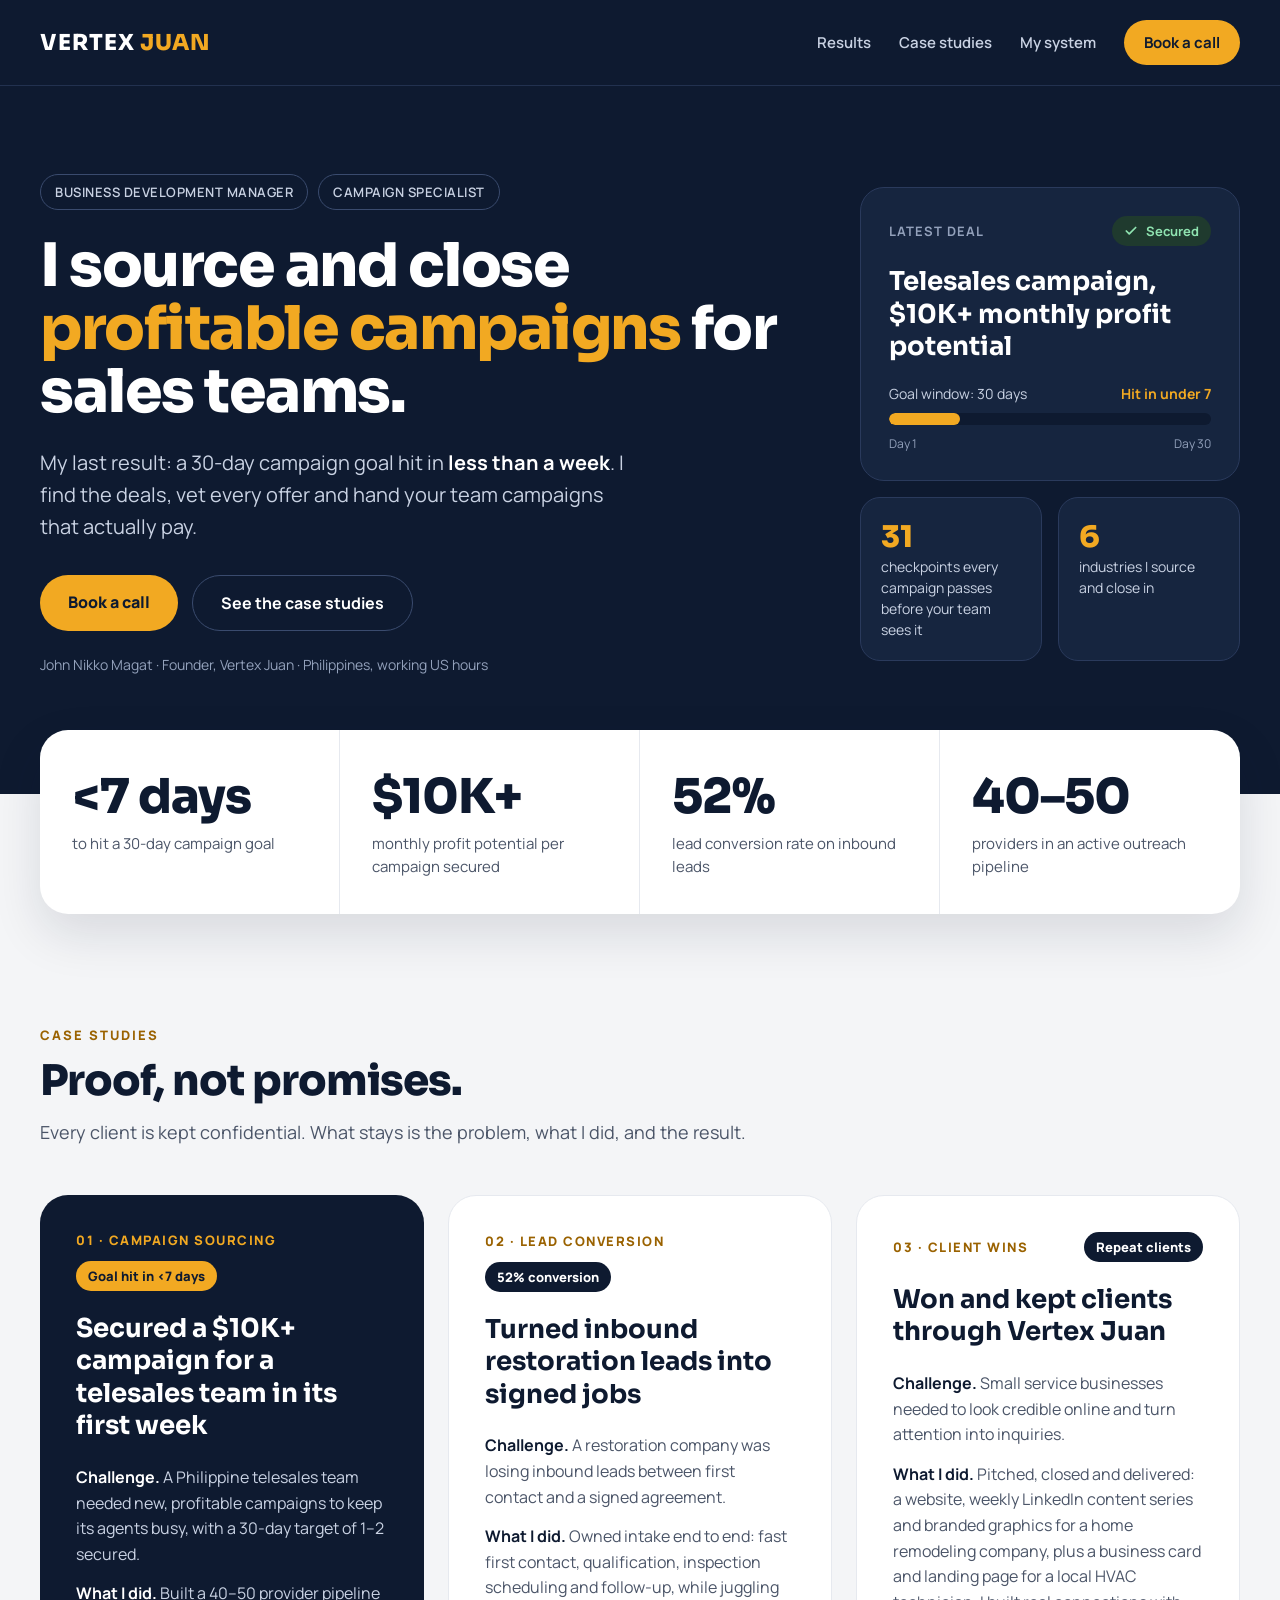
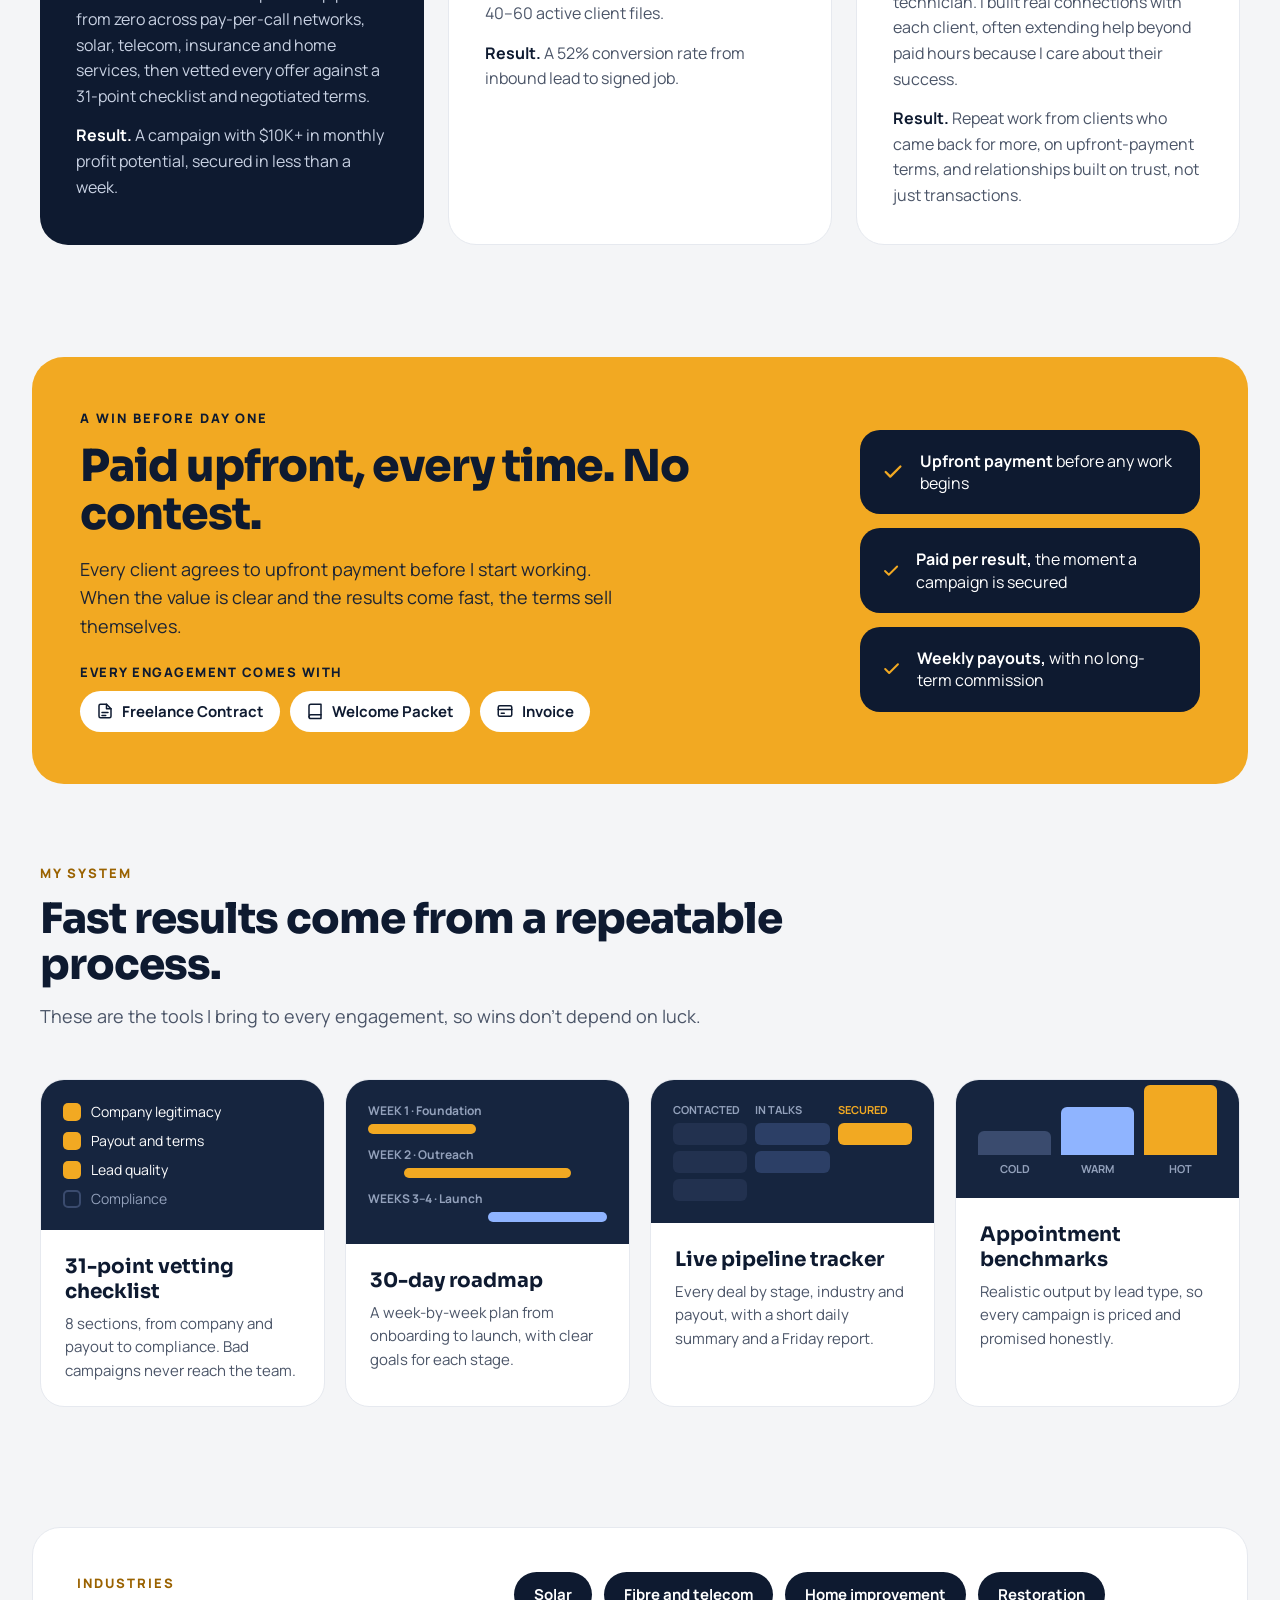
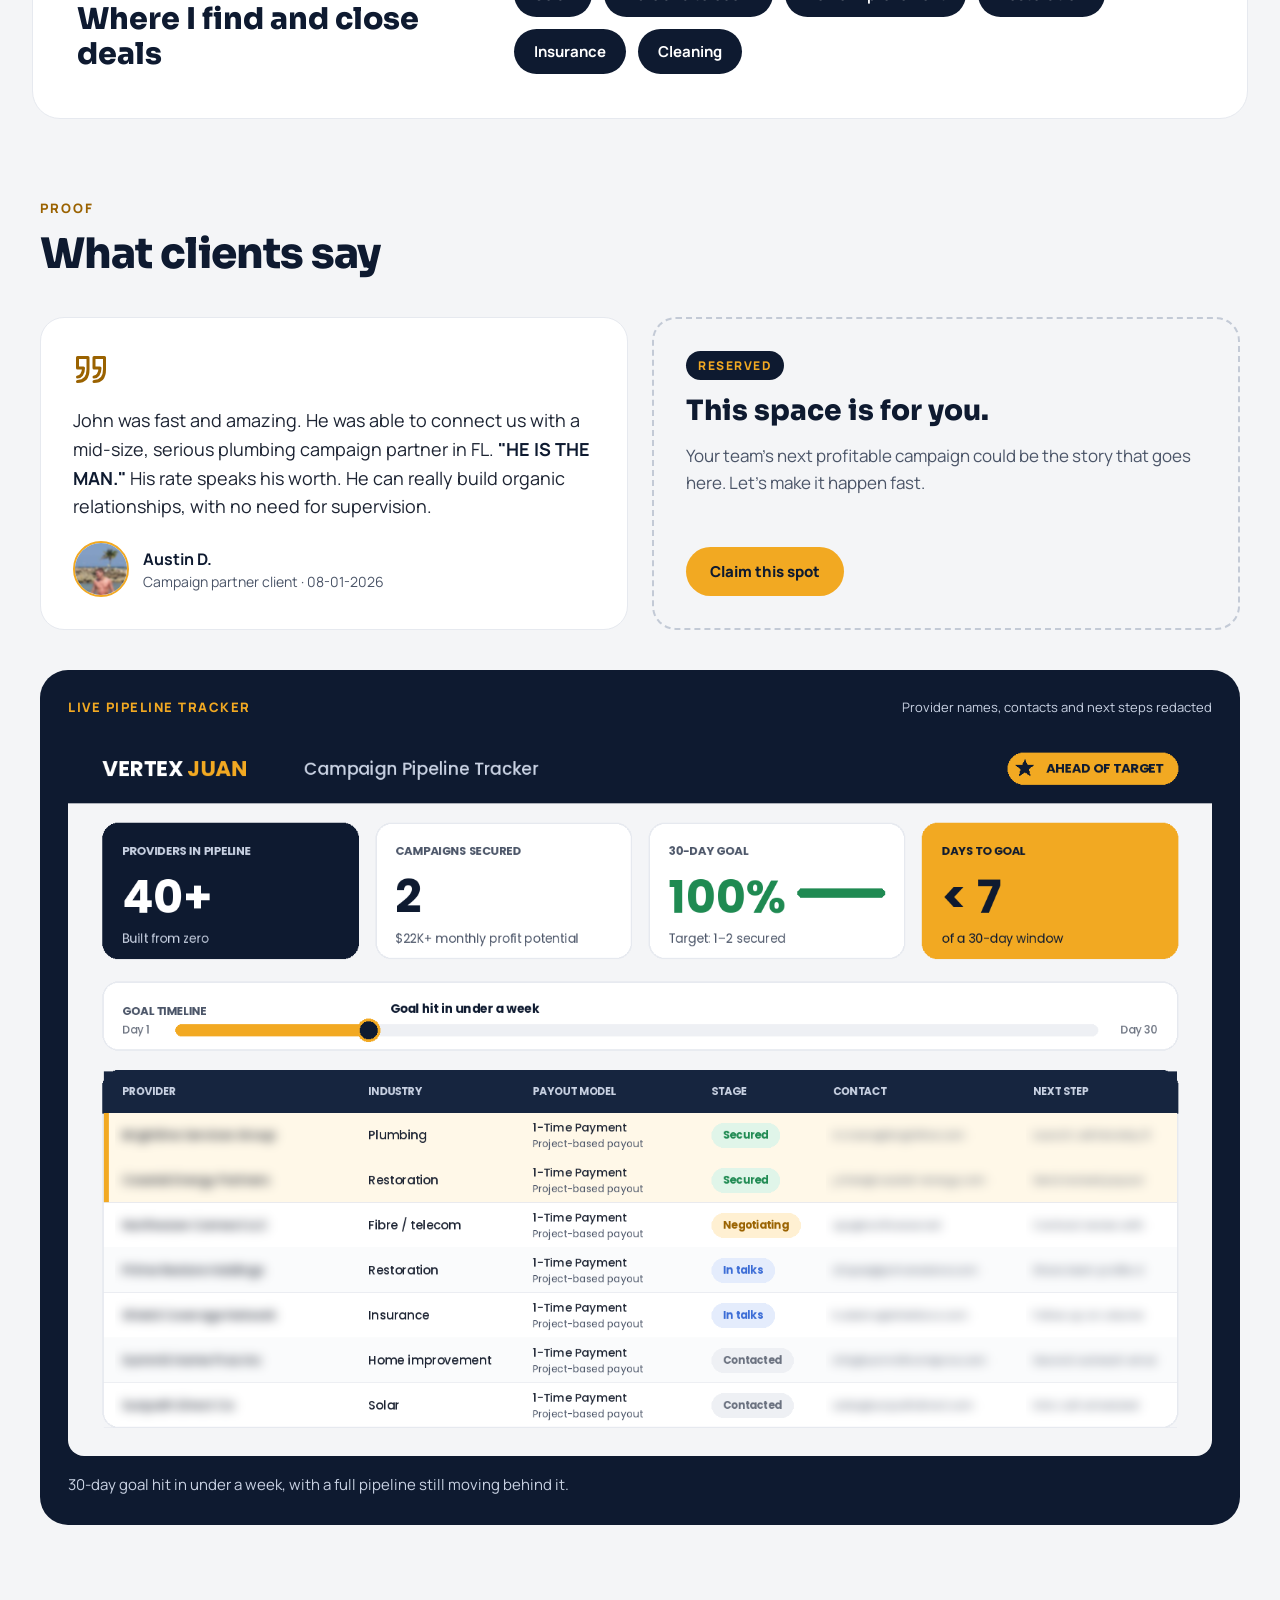
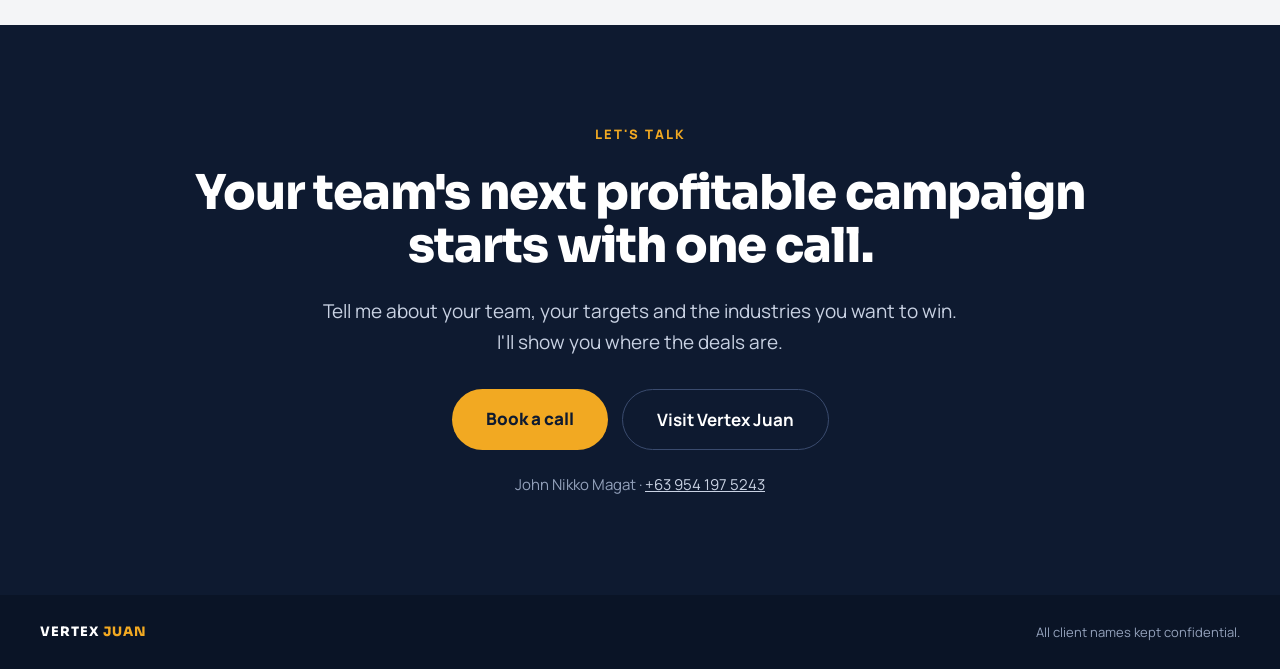
<file: bdm-portfolio.html>
<!doctype html>
<html lang="en">
<head>
<meta charset="utf-8">
<meta name="viewport" content="width=device-width, initial-scale=1">
<title>John Nikko Magat | Business Development Manager &amp; Campaign Specialist</title>
<meta name="description" content="I source and close profitable campaigns for sales teams. 30-day campaign goal hit in less than a week.">
<link rel="preconnect" href="https://fonts.googleapis.com">
<link href="https://fonts.googleapis.com/css2?family=Sora:wght@500;600;700;800&amp;family=Manrope:wght@400;500;600;700&amp;display=swap" rel="stylesheet">
<style>
body{margin:0;background:#0E1A30}
a{color:#F2A922}a:hover{color:#FFD27A}
</style>
<style>html{scroll-behavior:smooth} img{max-width:100%}</style>
</head>
<body>
<div style="font-family: 'Manrope', 'Segoe UI', sans-serif; color: #1D2433; background: #F4F5F7; min-height: 100vh">

<header style="background: #0E1A30; border-bottom: 1px solid #22314F">
<nav style="max-width: 1200px; margin: 0 auto; padding: 20px 32px; display: flex; flex-wrap: wrap; align-items: center; justify-content: space-between; gap: 16px">
<a href="#top" style="font-family: 'Sora', sans-serif; font-weight: 800; font-size: 22px; letter-spacing: 1px; color: #FFFFFF; text-decoration: none">VERTEX <span style="color: #F2A922">JUAN</span></a>
<div style="display: flex; flex-wrap: wrap; align-items: center; gap: 28px; font-size: 15px; font-weight: 600">
<a href="#results" style="color: #C9D2E3; text-decoration: none">Results</a>
<a href="#cases" style="color: #C9D2E3; text-decoration: none">Case studies</a>
<a href="#system" style="color: #C9D2E3; text-decoration: none">My system</a>
<a href="#contact" style="color: #0E1A30; background: #F2A922; padding: 12px 20px; border-radius: 999px; text-decoration: none; font-weight: 700">Book a call</a>
</div>
</nav>
</header>

<section id="top" style="background: #0E1A30; color: #FFFFFF; padding: 88px 32px 120px">
<div style="max-width: 1200px; margin: 0 auto; display: flex; flex-wrap: wrap; align-items: center; gap: 56px">
<div style="flex: 999 1 560px; min-width: 0; display: flex; flex-direction: column; gap: 24px">
<div style="display: flex; flex-wrap: wrap; gap: 10px">
<span style="border: 1px solid #3A4B6E; color: #C9D2E3; padding: 8px 14px; border-radius: 999px; font-size: 13px; font-weight: 600; letter-spacing: 0.5px">BUSINESS DEVELOPMENT MANAGER</span>
<span style="border: 1px solid #3A4B6E; color: #C9D2E3; padding: 8px 14px; border-radius: 999px; font-size: 13px; font-weight: 600; letter-spacing: 0.5px">CAMPAIGN SPECIALIST</span>
</div>
<h1 style="margin: 0; font-family: 'Sora', sans-serif; font-weight: 800; font-size: 60px; line-height: 1.05; letter-spacing: -1.5px">I source and close <span style="color: #F2A922">profitable campaigns</span> for sales teams.</h1>
<p style="margin: 0; font-size: 20px; line-height: 1.6; color: #C9D2E3; max-width: 600px">My last result: a 30-day campaign goal hit in <strong style="color: #FFFFFF">less than a week</strong>. I find the deals, vet every offer and hand your team campaigns that actually pay.</p>
<div style="display: flex; flex-wrap: wrap; gap: 14px; padding-top: 8px">
<a href="#contact" style="background: #F2A922; color: #0E1A30; padding: 16px 28px; border-radius: 999px; font-weight: 800; font-size: 16px; text-decoration: none">Book a call</a>
<a href="#cases" style="border: 1.5px solid #3A4B6E; color: #FFFFFF; padding: 16px 28px; border-radius: 999px; font-weight: 700; font-size: 16px; text-decoration: none">See the case studies</a>
</div>
<p style="margin: 0; font-size: 14px; color: #93A1BB">John Nikko Magat · Founder, Vertex Juan · Philippines, working US hours</p>
</div>

<div style="flex: 1 1 380px; min-width: 0; display: flex; flex-direction: column; gap: 16px">
<div style="background: #16253F; border: 1px solid #2A3A5C; border-radius: 24px; padding: 28px; display: flex; flex-direction: column; gap: 20px">
<div style="display: flex; justify-content: space-between; align-items: center; gap: 12px">
<span style="font-size: 13px; font-weight: 700; letter-spacing: 1px; color: #93A1BB">LATEST DEAL</span>
<span style="display: flex; align-items: center; gap: 8px; background: #1F3A2E; color: #8FE3B0; padding: 6px 12px; border-radius: 999px; font-size: 13px; font-weight: 700"><svg width="14" height="14" viewBox="0 0 24 24" fill="none" stroke="currentColor" stroke-width="3" stroke-linecap="round" stroke-linejoin="round" aria-hidden="true"><polyline points="20 6 9 17 4 12"></polyline></svg>Secured</span>
</div>
<div style="font-family: 'Sora', sans-serif; font-size: 26px; font-weight: 700; line-height: 1.25">Telesales campaign, $10K+ monthly profit potential</div>
<div style="display: flex; flex-direction: column; gap: 10px">
<div style="display: flex; justify-content: space-between; font-size: 14px; color: #C9D2E3"><span>Goal window: 30 days</span><span style="color: #F2A922; font-weight: 700">Hit in under 7</span></div>
<div style="height: 12px; background: #0E1A30; border-radius: 999px; overflow: hidden"><div style="width: 22%; height: 12px; background: #F2A922; border-radius: 999px"></div></div>
<div style="display: flex; justify-content: space-between; font-size: 12px; color: #93A1BB"><span>Day 1</span><span>Day 30</span></div>
</div>
</div>
<div style="display: grid; grid-template-columns: repeat(2, minmax(0, 1fr)); gap: 16px">
<div style="background: #16253F; border: 1px solid #2A3A5C; border-radius: 20px; padding: 20px">
<div style="font-family: 'Sora', sans-serif; font-size: 30px; font-weight: 800; color: #F2A922">31</div>
<div style="font-size: 14px; color: #C9D2E3; line-height: 1.5">checkpoints every campaign passes before your team sees it</div>
</div>
<div style="background: #16253F; border: 1px solid #2A3A5C; border-radius: 20px; padding: 20px">
<div style="font-family: 'Sora', sans-serif; font-size: 30px; font-weight: 800; color: #F2A922">6</div>
<div style="font-size: 14px; color: #C9D2E3; line-height: 1.5">industries I source and close in</div>
</div>
</div>
</div>
</div>
</section>

<section id="results" style="padding: 0 32px">
<div style="max-width: 1200px; margin: -64px auto 0; background: #FFFFFF; border-radius: 28px; box-shadow: 0 20px 50px rgba(14, 26, 48, 0.12); display: grid; grid-template-columns: repeat(auto-fit, minmax(230px, 1fr))">
<div style="padding: 36px 32px; border-right: 1px solid #E6E9EF">
<div style="font-family: 'Sora', sans-serif; font-size: 48px; font-weight: 800; color: #0E1A30; letter-spacing: -1px">&lt;7 days</div>
<div style="font-size: 15px; color: #4B5568; line-height: 1.5; padding-top: 6px">to hit a 30-day campaign goal</div>
</div>
<div style="padding: 36px 32px; border-right: 1px solid #E6E9EF">
<div style="font-family: 'Sora', sans-serif; font-size: 48px; font-weight: 800; color: #0E1A30; letter-spacing: -1px">$10K+</div>
<div style="font-size: 15px; color: #4B5568; line-height: 1.5; padding-top: 6px">monthly profit potential per campaign secured</div>
</div>
<div style="padding: 36px 32px; border-right: 1px solid #E6E9EF">
<div style="font-family: 'Sora', sans-serif; font-size: 48px; font-weight: 800; color: #0E1A30; letter-spacing: -1px">52%</div>
<div style="font-size: 15px; color: #4B5568; line-height: 1.5; padding-top: 6px">lead conversion rate on inbound leads</div>
</div>
<div style="padding: 36px 32px">
<div style="font-family: 'Sora', sans-serif; font-size: 48px; font-weight: 800; color: #0E1A30; letter-spacing: -1px">40–50</div>
<div style="font-size: 15px; color: #4B5568; line-height: 1.5; padding-top: 6px">providers in an active outreach pipeline</div>
</div>
</div>
</section>

<section id="cases" style="padding: 112px 32px 40px">
<div style="max-width: 1200px; margin: 0 auto; display: flex; flex-direction: column; gap: 48px">
<div style="display: flex; flex-direction: column; gap: 14px; max-width: 720px">
<span style="font-size: 13px; font-weight: 800; letter-spacing: 2px; color: #9A6200">CASE STUDIES</span>
<h2 style="margin: 0; font-family: 'Sora', sans-serif; font-size: 42px; font-weight: 800; line-height: 1.1; letter-spacing: -1px; color: #0E1A30">Proof, not promises.</h2>
<p style="margin: 0; font-size: 18px; line-height: 1.6; color: #4B5568">Every client is kept confidential. What stays is the problem, what I did, and the result.</p>
</div>

<div style="display: grid; grid-template-columns: repeat(auto-fit, minmax(340px, 1fr)); gap: 24px">

<article style="background: #0E1A30; color: #FFFFFF; border-radius: 28px; padding: 36px; display: flex; flex-direction: column; gap: 22px">
<div style="display: flex; justify-content: space-between; align-items: center; gap: 12px; flex-wrap: wrap">
<span style="font-size: 13px; font-weight: 800; letter-spacing: 1.5px; color: #F2A922">01 · CAMPAIGN SOURCING</span>
<span style="background: #F2A922; color: #0E1A30; padding: 6px 12px; border-radius: 999px; font-size: 13px; font-weight: 800">Goal hit in &lt;7 days</span>
</div>
<h3 style="margin: 0; font-family: 'Sora', sans-serif; font-size: 26px; font-weight: 700; line-height: 1.25">Secured a $10K+ campaign for a telesales team in its first week</h3>
<div style="display: flex; flex-direction: column; gap: 14px; font-size: 16px; line-height: 1.6; color: #C9D2E3">
<p style="margin: 0"><strong style="color: #FFFFFF">Challenge.</strong> A Philippine telesales team needed new, profitable campaigns to keep its agents busy, with a 30-day target of 1–2 secured.</p>
<p style="margin: 0"><strong style="color: #FFFFFF">What I did.</strong> Built a 40–50 provider pipeline from zero across pay-per-call networks, solar, telecom, insurance and home services, then vetted every offer against a 31-point checklist and negotiated terms.</p>
<p style="margin: 0"><strong style="color: #FFFFFF">Result.</strong> A campaign with $10K+ in monthly profit potential, secured in less than a week.</p>
</div>
</article>

<article style="background: #FFFFFF; border: 1px solid #E6E9EF; border-radius: 28px; padding: 36px; display: flex; flex-direction: column; gap: 22px">
<div style="display: flex; justify-content: space-between; align-items: center; gap: 12px; flex-wrap: wrap">
<span style="font-size: 13px; font-weight: 800; letter-spacing: 1.5px; color: #9A6200">02 · LEAD CONVERSION</span>
<span style="background: #0E1A30; color: #FFFFFF; padding: 6px 12px; border-radius: 999px; font-size: 13px; font-weight: 800">52% conversion</span>
</div>
<h3 style="margin: 0; font-family: 'Sora', sans-serif; font-size: 26px; font-weight: 700; line-height: 1.25; color: #0E1A30">Turned inbound restoration leads into signed jobs</h3>
<div style="display: flex; flex-direction: column; gap: 14px; font-size: 16px; line-height: 1.6; color: #4B5568">
<p style="margin: 0"><strong style="color: #0E1A30">Challenge.</strong> A restoration company was losing inbound leads between first contact and a signed agreement.</p>
<p style="margin: 0"><strong style="color: #0E1A30">What I did.</strong> Owned intake end to end: fast first contact, qualification, inspection scheduling and follow-up, while juggling 40–60 active client files.</p>
<p style="margin: 0"><strong style="color: #0E1A30">Result.</strong> A 52% conversion rate from inbound lead to signed job.</p>
</div>
</article>

<article style="background: #FFFFFF; border: 1px solid #E6E9EF; border-radius: 28px; padding: 36px; display: flex; flex-direction: column; gap: 22px">
<div style="display: flex; justify-content: space-between; align-items: center; gap: 12px; flex-wrap: wrap">
<span style="font-size: 13px; font-weight: 800; letter-spacing: 1.5px; color: #9A6200">03 · CLIENT WINS</span>
<span style="background: #0E1A30; color: #FFFFFF; padding: 6px 12px; border-radius: 999px; font-size: 13px; font-weight: 800">Repeat clients</span>
</div>
<h3 style="margin: 0; font-family: 'Sora', sans-serif; font-size: 26px; font-weight: 700; line-height: 1.25; color: #0E1A30">Won and kept clients through Vertex Juan</h3>
<div style="display: flex; flex-direction: column; gap: 14px; font-size: 16px; line-height: 1.6; color: #4B5568">
<p style="margin: 0"><strong style="color: #0E1A30">Challenge.</strong> Small service businesses needed to look credible online and turn attention into inquiries.</p>
<p style="margin: 0"><strong style="color: #0E1A30">What I did.</strong> Pitched, closed and delivered: a website, weekly LinkedIn content series and branded graphics for a home remodeling company, plus a business card and landing page for a local HVAC technician. I built real connections with each client, often extending help beyond paid hours because I care about their success.</p>
<p style="margin: 0"><strong style="color: #0E1A30">Result.</strong> Repeat work from clients who came back for more, on upfront-payment terms, and relationships built on trust, not just transactions.</p>
</div>
</article>

</div>
</div>
</section>

<section id="terms" style="padding: 72px 32px 0">
<div style="max-width: 1200px; margin: 0 auto; background: #F2A922; border-radius: 32px; padding: 52px 48px; display: flex; flex-wrap: wrap; align-items: center; gap: 48px">
<div style="flex: 999 1 460px; min-width: 0; display: flex; flex-direction: column; gap: 16px">
<span style="font-size: 13px; font-weight: 800; letter-spacing: 2px; color: #0E1A30">A WIN BEFORE DAY ONE</span>
<h2 style="margin: 0; font-family: 'Sora', sans-serif; font-size: 44px; font-weight: 800; line-height: 1.08; letter-spacing: -1px; color: #0E1A30">Paid upfront, every time. No contest.</h2>
<p style="margin: 0; font-size: 18px; line-height: 1.6; color: #1D2433; max-width: 560px">Every client agrees to upfront payment before I start working. When the value is clear and the results come fast, the terms sell themselves.</p>
<div style="display: flex; flex-direction: column; gap: 10px; padding-top: 6px">
<span style="font-size: 13px; font-weight: 800; letter-spacing: 1.5px; color: #0E1A30">EVERY ENGAGEMENT COMES WITH</span>
<div style="display: flex; flex-wrap: wrap; gap: 10px">
<span style="display: flex; align-items: center; gap: 8px; background: #FFFFFF; color: #0E1A30; padding: 10px 16px; border-radius: 999px; font-weight: 700; font-size: 15px"><svg width="18" height="18" viewBox="0 0 24 24" fill="none" stroke="#0E1A30" stroke-width="2" stroke-linecap="round" stroke-linejoin="round" aria-hidden="true"><path d="M14 3H6a2 2 0 0 0-2 2v14a2 2 0 0 0 2 2h12a2 2 0 0 0 2-2V9z"></path><polyline points="14 3 14 9 20 9"></polyline><line x1="8" y1="14" x2="16" y2="14"></line><line x1="8" y1="18" x2="13" y2="18"></line></svg>Freelance Contract</span>
<span style="display: flex; align-items: center; gap: 8px; background: #FFFFFF; color: #0E1A30; padding: 10px 16px; border-radius: 999px; font-weight: 700; font-size: 15px"><svg width="18" height="18" viewBox="0 0 24 24" fill="none" stroke="#0E1A30" stroke-width="2" stroke-linecap="round" stroke-linejoin="round" aria-hidden="true"><path d="M4 19.5A2.5 2.5 0 0 1 6.5 17H20V3H6.5A2.5 2.5 0 0 0 4 5.5z"></path><path d="M4 19.5A2.5 2.5 0 0 0 6.5 22H20v-5"></path></svg>Welcome Packet</span>
<span style="display: flex; align-items: center; gap: 8px; background: #FFFFFF; color: #0E1A30; padding: 10px 16px; border-radius: 999px; font-weight: 700; font-size: 15px"><svg width="18" height="18" viewBox="0 0 24 24" fill="none" stroke="#0E1A30" stroke-width="2" stroke-linecap="round" stroke-linejoin="round" aria-hidden="true"><rect x="3" y="5" width="18" height="14" rx="2"></rect><line x1="3" y1="10" x2="21" y2="10"></line><line x1="7" y1="15" x2="11" y2="15"></line></svg>Invoice</span>
</div>
</div>
</div>
<div style="flex: 1 1 340px; min-width: 0; display: flex; flex-direction: column; gap: 14px">
<div style="background: #0E1A30; color: #FFFFFF; border-radius: 20px; padding: 20px 22px; display: flex; align-items: center; gap: 16px"><svg width="26" height="26" viewBox="0 0 24 24" fill="none" stroke="#F2A922" stroke-width="2.5" stroke-linecap="round" stroke-linejoin="round" aria-hidden="true"><polyline points="20 6 9 17 4 12"></polyline></svg><span style="font-size: 16px; line-height: 1.4"><strong>Upfront payment</strong> before any work begins</span></div>
<div style="background: #0E1A30; color: #FFFFFF; border-radius: 20px; padding: 20px 22px; display: flex; align-items: center; gap: 16px"><svg width="26" height="26" viewBox="0 0 24 24" fill="none" stroke="#F2A922" stroke-width="2.5" stroke-linecap="round" stroke-linejoin="round" aria-hidden="true"><polyline points="20 6 9 17 4 12"></polyline></svg><span style="font-size: 16px; line-height: 1.4"><strong>Paid per result,</strong> the moment a campaign is secured</span></div>
<div style="background: #0E1A30; color: #FFFFFF; border-radius: 20px; padding: 20px 22px; display: flex; align-items: center; gap: 16px"><svg width="26" height="26" viewBox="0 0 24 24" fill="none" stroke="#F2A922" stroke-width="2.5" stroke-linecap="round" stroke-linejoin="round" aria-hidden="true"><polyline points="20 6 9 17 4 12"></polyline></svg><span style="font-size: 16px; line-height: 1.4"><strong>Weekly payouts,</strong> with no long-term commission</span></div>
</div>
</div>
</section>

<section id="system" style="padding: 80px 32px">
<div style="max-width: 1200px; margin: 0 auto; display: flex; flex-direction: column; gap: 48px">
<div style="display: flex; flex-direction: column; gap: 14px; max-width: 760px">
<span style="font-size: 13px; font-weight: 800; letter-spacing: 2px; color: #9A6200">MY SYSTEM</span>
<h2 style="margin: 0; font-family: 'Sora', sans-serif; font-size: 42px; font-weight: 800; line-height: 1.1; letter-spacing: -1px; color: #0E1A30">Fast results come from a repeatable process.</h2>
<p style="margin: 0; font-size: 18px; line-height: 1.6; color: #4B5568">These are the tools I bring to every engagement, so wins don't depend on luck.</p>
</div>

<div style="display: grid; grid-template-columns: repeat(auto-fit, minmax(260px, 1fr)); gap: 20px">

<div style="background: #FFFFFF; border: 1px solid #E6E9EF; border-radius: 24px; overflow: hidden; display: flex; flex-direction: column">
<div style="background: #16253F; padding: 22px; display: flex; flex-direction: column; gap: 10px">
<div style="display: flex; align-items: center; gap: 10px; color: #FFFFFF; font-size: 14px"><span style="width: 18px; height: 18px; border-radius: 5px; background: #F2A922"></span>Company legitimacy</div>
<div style="display: flex; align-items: center; gap: 10px; color: #FFFFFF; font-size: 14px"><span style="width: 18px; height: 18px; border-radius: 5px; background: #F2A922"></span>Payout and terms</div>
<div style="display: flex; align-items: center; gap: 10px; color: #FFFFFF; font-size: 14px"><span style="width: 18px; height: 18px; border-radius: 5px; background: #F2A922"></span>Lead quality</div>
<div style="display: flex; align-items: center; gap: 10px; color: #93A1BB; font-size: 14px"><span style="width: 18px; height: 18px; border-radius: 5px; border: 2px solid #3A4B6E; box-sizing: border-box"></span>Compliance</div>
</div>
<div style="padding: 24px; display: flex; flex-direction: column; gap: 8px">
<h3 style="margin: 0; font-family: 'Sora', sans-serif; font-size: 20px; color: #0E1A30">31-point vetting checklist</h3>
<p style="margin: 0; font-size: 15px; line-height: 1.55; color: #4B5568">8 sections, from company and payout to compliance. Bad campaigns never reach the team.</p>
</div>
</div>

<div style="background: #FFFFFF; border: 1px solid #E6E9EF; border-radius: 24px; overflow: hidden; display: flex; flex-direction: column">
<div style="background: #16253F; padding: 22px; display: flex; flex-direction: column; gap: 12px">
<div style="display: flex; flex-direction: column; gap: 5px"><span style="font-size: 12px; color: #93A1BB; font-weight: 700">WEEK 1 · Foundation</span><div style="height: 10px; width: 45%; background: #F2A922; border-radius: 999px"></div></div>
<div style="display: flex; flex-direction: column; gap: 5px"><span style="font-size: 12px; color: #93A1BB; font-weight: 700">WEEK 2 · Outreach</span><div style="height: 10px; width: 70%; margin-left: 15%; background: #F2A922; border-radius: 999px"></div></div>
<div style="display: flex; flex-direction: column; gap: 5px"><span style="font-size: 12px; color: #93A1BB; font-weight: 700">WEEKS 3–4 · Launch</span><div style="height: 10px; width: 50%; margin-left: 50%; background: #8FB4FF; border-radius: 999px"></div></div>
</div>
<div style="padding: 24px; display: flex; flex-direction: column; gap: 8px">
<h3 style="margin: 0; font-family: 'Sora', sans-serif; font-size: 20px; color: #0E1A30">30-day roadmap</h3>
<p style="margin: 0; font-size: 15px; line-height: 1.55; color: #4B5568">A week-by-week plan from onboarding to launch, with clear goals for each stage.</p>
</div>
</div>

<div style="background: #FFFFFF; border: 1px solid #E6E9EF; border-radius: 24px; overflow: hidden; display: flex; flex-direction: column">
<div style="background: #16253F; padding: 22px; display: grid; grid-template-columns: repeat(3, minmax(0, 1fr)); gap: 8px">
<div style="display: flex; flex-direction: column; gap: 6px"><span style="font-size: 11px; color: #93A1BB; font-weight: 700">CONTACTED</span><div style="height: 22px; background: #22314F; border-radius: 6px"></div><div style="height: 22px; background: #22314F; border-radius: 6px"></div><div style="height: 22px; background: #22314F; border-radius: 6px"></div></div>
<div style="display: flex; flex-direction: column; gap: 6px"><span style="font-size: 11px; color: #93A1BB; font-weight: 700">IN TALKS</span><div style="height: 22px; background: #2C3F66; border-radius: 6px"></div><div style="height: 22px; background: #2C3F66; border-radius: 6px"></div></div>
<div style="display: flex; flex-direction: column; gap: 6px"><span style="font-size: 11px; color: #F2A922; font-weight: 700">SECURED</span><div style="height: 22px; background: #F2A922; border-radius: 6px"></div></div>
</div>
<div style="padding: 24px; display: flex; flex-direction: column; gap: 8px">
<h3 style="margin: 0; font-family: 'Sora', sans-serif; font-size: 20px; color: #0E1A30">Live pipeline tracker</h3>
<p style="margin: 0; font-size: 15px; line-height: 1.55; color: #4B5568">Every deal by stage, industry and payout, with a short daily summary and a Friday report.</p>
</div>
</div>

<div style="background: #FFFFFF; border: 1px solid #E6E9EF; border-radius: 24px; overflow: hidden; display: flex; flex-direction: column">
<div style="background: #16253F; padding: 22px; display: flex; align-items: flex-end; gap: 10px; height: 118px; box-sizing: border-box">
<div style="flex: 1; display: flex; flex-direction: column; align-items: center; gap: 6px"><div style="width: 100%; height: 24px; background: #3A4B6E; border-radius: 6px 6px 0 0"></div><span style="font-size: 11px; color: #93A1BB; font-weight: 700">COLD</span></div>
<div style="flex: 1; display: flex; flex-direction: column; align-items: center; gap: 6px"><div style="width: 100%; height: 48px; background: #8FB4FF; border-radius: 6px 6px 0 0"></div><span style="font-size: 11px; color: #93A1BB; font-weight: 700">WARM</span></div>
<div style="flex: 1; display: flex; flex-direction: column; align-items: center; gap: 6px"><div style="width: 100%; height: 70px; background: #F2A922; border-radius: 6px 6px 0 0"></div><span style="font-size: 11px; color: #93A1BB; font-weight: 700">HOT</span></div>
</div>
<div style="padding: 24px; display: flex; flex-direction: column; gap: 8px">
<h3 style="margin: 0; font-family: 'Sora', sans-serif; font-size: 20px; color: #0E1A30">Appointment benchmarks</h3>
<p style="margin: 0; font-size: 15px; line-height: 1.55; color: #4B5568">Realistic output by lead type, so every campaign is priced and promised honestly.</p>
</div>
</div>

</div>
</div>
</section>

<section style="padding: 40px 32px 80px">
<div style="max-width: 1200px; margin: 0 auto; background: #FFFFFF; border: 1px solid #E6E9EF; border-radius: 28px; padding: 44px; display: flex; flex-wrap: wrap; align-items: center; justify-content: space-between; gap: 32px">
<div style="flex: 1 1 300px; display: flex; flex-direction: column; gap: 10px">
<span style="font-size: 13px; font-weight: 800; letter-spacing: 2px; color: #9A6200">INDUSTRIES</span>
<h2 style="margin: 0; font-family: 'Sora', sans-serif; font-size: 30px; font-weight: 800; line-height: 1.15; color: #0E1A30">Where I find and close deals</h2>
</div>
<div style="flex: 2 1 480px; display: flex; flex-wrap: wrap; gap: 12px">
<span style="background: #0E1A30; color: #FFFFFF; padding: 12px 20px; border-radius: 999px; font-weight: 700; font-size: 15px">Solar</span>
<span style="background: #0E1A30; color: #FFFFFF; padding: 12px 20px; border-radius: 999px; font-weight: 700; font-size: 15px">Fibre and telecom</span>
<span style="background: #0E1A30; color: #FFFFFF; padding: 12px 20px; border-radius: 999px; font-weight: 700; font-size: 15px">Home improvement</span>
<span style="background: #0E1A30; color: #FFFFFF; padding: 12px 20px; border-radius: 999px; font-weight: 700; font-size: 15px">Restoration</span>
<span style="background: #0E1A30; color: #FFFFFF; padding: 12px 20px; border-radius: 999px; font-weight: 700; font-size: 15px">Insurance</span>
<span style="background: #0E1A30; color: #FFFFFF; padding: 12px 20px; border-radius: 999px; font-weight: 700; font-size: 15px">Cleaning</span>
</div>
</div>
</section>

<section style="padding: 0 32px 100px">
<div style="max-width: 1200px; margin: 0 auto; display: flex; flex-direction: column; gap: 40px">
<div style="display: flex; flex-direction: column; gap: 14px; max-width: 720px">
<span style="font-size: 13px; font-weight: 800; letter-spacing: 2px; color: #9A6200">PROOF</span>
<h2 style="margin: 0; font-family: 'Sora', sans-serif; font-size: 42px; font-weight: 800; line-height: 1.1; letter-spacing: -1px; color: #0E1A30">What clients say</h2>
</div>
<div style="display: grid; grid-template-columns: repeat(auto-fit, minmax(300px, 1fr)); gap: 24px">

<figure style="margin: 0; background: #FFFFFF; border: 1px solid #E6E9EF; border-radius: 24px; padding: 32px; display: flex; flex-direction: column; gap: 20px">
<svg width="36" height="36" viewBox="0 0 24 24" fill="none" stroke="#9A6200" stroke-width="2" stroke-linecap="round" stroke-linejoin="round" aria-hidden="true"><path d="M3 21c3 0 7-1 7-8V5H3v7h4c0 4-2 6-4 6"></path><path d="M14 21c3 0 7-1 7-8V5h-7v7h4c0 4-2 6-4 6"></path></svg>
<blockquote style="margin: 0; font-size: 18px; line-height: 1.6; color: #1D2433">John was fast and amazing. He was able to connect us with a mid-size, serious plumbing campaign partner in FL. <strong style="color: #0E1A30">"HE IS THE MAN."</strong> His rate speaks his worth. He can really build organic relationships, with no need for supervision.</blockquote>
<figcaption style="display: flex; align-items: center; gap: 14px; font-size: 14px; color: #4B5568"><img src="austin-d.png" alt="Austin D." style="width: 52px; height: 52px; border-radius: 999px; object-fit: cover; border: 2px solid #F2A922"><span style="display: flex; flex-direction: column; gap: 2px"><strong style="color: #0E1A30; font-size: 16px">Austin D.</strong><span>Campaign partner client · 08-01-2026</span></span></figcaption>
</figure>

<div style="background: #F4F5F7; border: 2px dashed #C3CAD6; border-radius: 24px; padding: 32px; display: flex; flex-direction: column; justify-content: space-between; gap: 24px">
<div style="display: flex; flex-direction: column; gap: 14px">
<span style="align-self: flex-start; background: #0E1A30; color: #F2A922; padding: 6px 12px; border-radius: 999px; font-size: 12px; font-weight: 800; letter-spacing: 1.5px">RESERVED</span>
<h3 style="margin: 0; font-family: 'Sora', sans-serif; font-size: 28px; font-weight: 800; line-height: 1.2; color: #0E1A30">This space is for you.</h3>
<p style="margin: 0; font-size: 17px; line-height: 1.6; color: #4B5568">Your team's next profitable campaign could be the story that goes here. Let's make it happen fast.</p>
</div>
<a href="#contact" style="align-self: flex-start; background: #F2A922; color: #0E1A30; padding: 14px 24px; border-radius: 999px; font-weight: 800; font-size: 15px; text-decoration: none">Claim this spot</a>
</div>

</div>

<figure style="margin: 0; background: #0E1A30; border-radius: 28px; padding: 28px; display: flex; flex-direction: column; gap: 18px">
<div style="display: flex; flex-wrap: wrap; justify-content: space-between; align-items: center; gap: 10px"><span style="font-size: 13px; font-weight: 800; letter-spacing: 1.5px; color: #F2A922">LIVE PIPELINE TRACKER</span><span style="font-size: 13px; color: #C9D2E3">Provider names, contacts and next steps redacted</span></div>
<img src="pipeline-tracker.png" alt="Pipeline tracker showing 40+ providers, 2 campaigns secured worth $22K+ in monthly profit potential, 100% of the 30-day goal hit in under 7 days, with provider details blurred" style="width: 100%; height: auto; border-radius: 16px; display: block">
<figcaption style="font-size: 15px; color: #C9D2E3; line-height: 1.5">30-day goal hit in under a week, with a full pipeline still moving behind it.</figcaption>
</figure>
</div>
</section>

<section id="contact" style="background: #0E1A30; color: #FFFFFF; padding: 100px 32px">
<div style="max-width: 900px; margin: 0 auto; display: flex; flex-direction: column; align-items: center; text-align: center; gap: 24px">
<span style="font-size: 13px; font-weight: 800; letter-spacing: 2px; color: #F2A922">LET'S TALK</span>
<h2 style="margin: 0; font-family: 'Sora', sans-serif; font-size: 48px; font-weight: 800; line-height: 1.1; letter-spacing: -1px">Your team's next profitable campaign starts with one call.</h2>
<p style="margin: 0; font-size: 19px; line-height: 1.6; color: #C9D2E3; max-width: 640px">Tell me about your team, your targets and the industries you want to win. I'll show you where the deals are.</p>
<div style="display: flex; flex-wrap: wrap; justify-content: center; gap: 14px; padding-top: 8px">
<a href="#book" style="background: #F2A922; color: #0E1A30; padding: 18px 34px; border-radius: 999px; font-weight: 800; font-size: 17px; text-decoration: none">Book a call</a>
<a href="https://jnmagatva.github.io/jndigitalsolutions/" style="border: 1.5px solid #3A4B6E; color: #FFFFFF; padding: 18px 34px; border-radius: 999px; font-weight: 700; font-size: 17px; text-decoration: none">Visit Vertex Juan</a>
</div>
<p style="margin: 0; font-size: 15px; color: #93A1BB">John Nikko Magat · <a href="tel:+639541975243" style="color: #C9D2E3">+63 954 197 5243</a></p>
</div>
</section>

<footer style="background: #0A1426; padding: 28px 32px">
<div style="max-width: 1200px; margin: 0 auto; display: flex; flex-wrap: wrap; justify-content: space-between; gap: 12px; font-size: 13px; color: #93A1BB">
<span style="font-family: 'Sora', sans-serif; font-weight: 800; color: #FFFFFF; letter-spacing: 1px">VERTEX <span style="color: #F2A922">JUAN</span></span>
<span>All client names kept confidential.</span>
</div>
</footer>

</div>
</body>
</html>
</file>
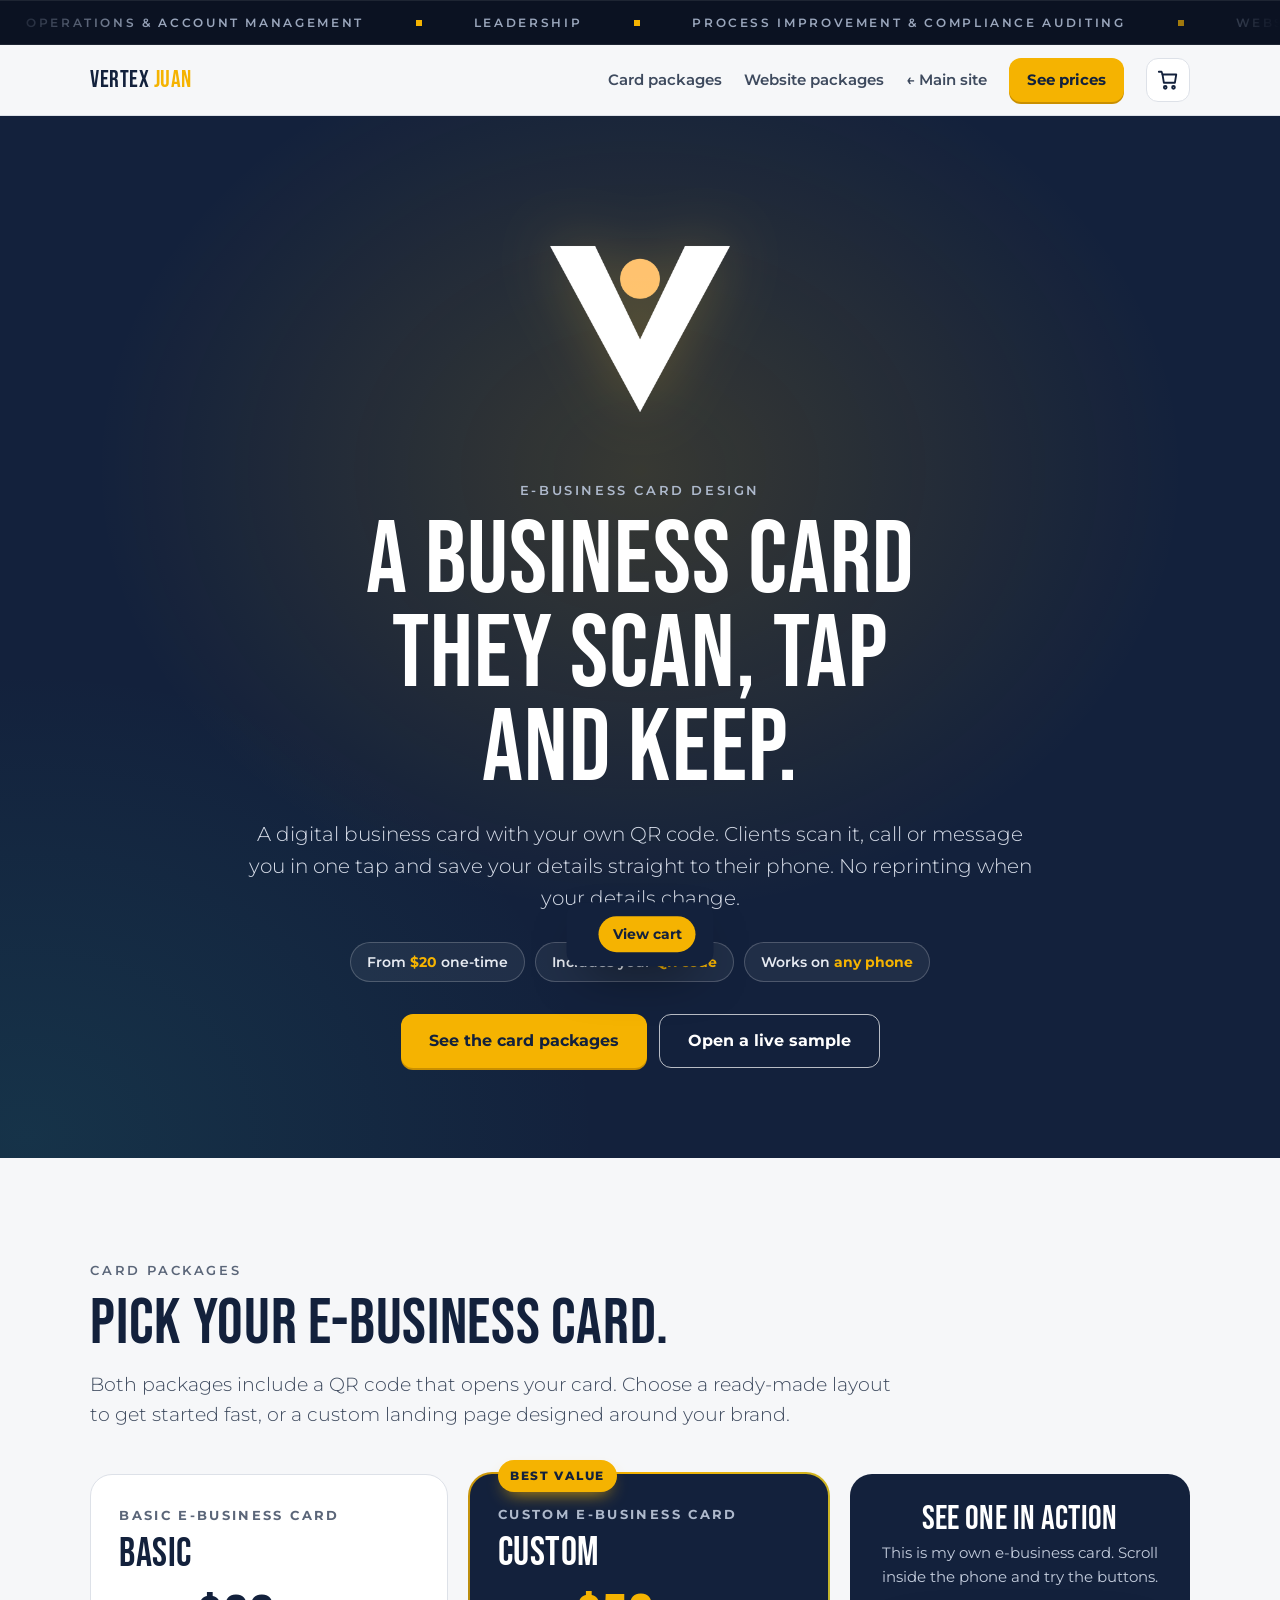
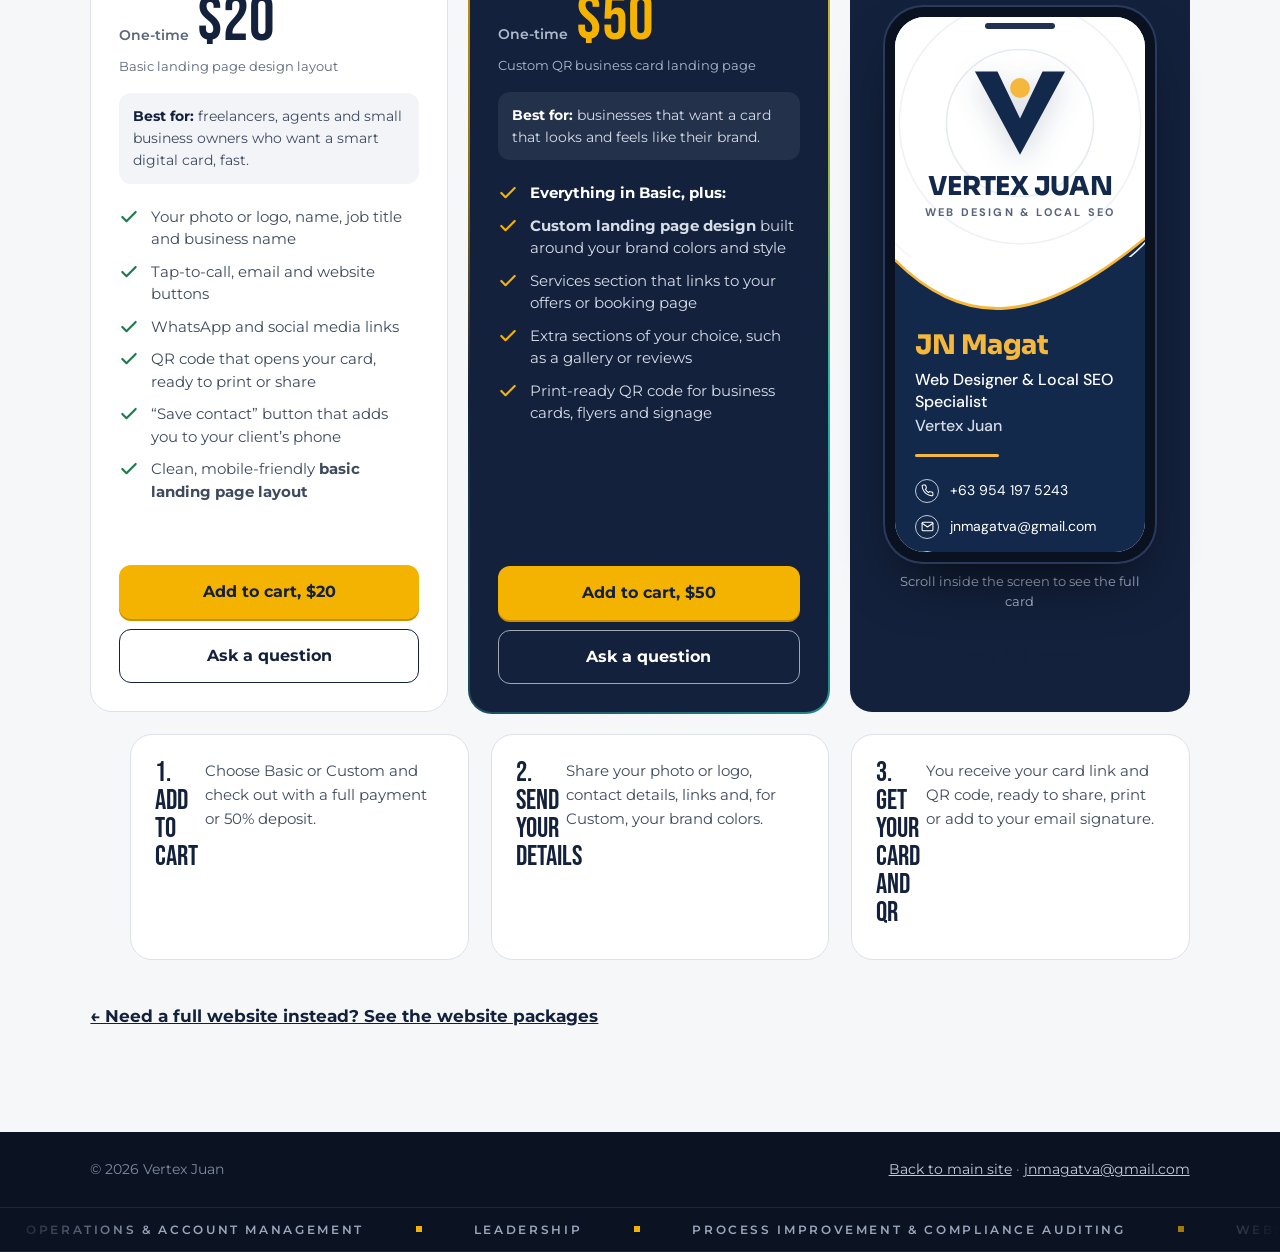
<file: business-cards.html>
<!doctype html>
<html lang="en" class="js">
<head>
<meta charset="utf-8">
<meta name="viewport" content="width=device-width, initial-scale=1, viewport-fit=cover">
<title>E-Business Cards with QR Code | Vertex Juan</title>
<link rel="icon" type="image/png" href="favicon.png">
<link rel="apple-touch-icon" href="apple-touch-icon.png">
<meta name="description" content="Digital e-business cards with a QR code. Basic landing page layout $20, custom-designed card landing page $50. Tap to call, save contact and share.">
<meta property="og:title" content="E-Business Cards with QR Code | Vertex Juan">
<link rel="preconnect" href="https://fonts.googleapis.com">
<link rel="preconnect" href="https://fonts.gstatic.com" crossorigin>
<link href="https://fonts.googleapis.com/css2?family=Bebas+Neue&family=Montserrat:wght@300;400;500;600;700;800&display=swap" rel="stylesheet">
<style>
:root{
  --bg:#F6F7F9;--surface:#fff;--line:#DDE1E8;--ink:#13213C;--ink-2:#3E4A5E;--ink-3:#5B6679;
  --navy:#13213C;--navy-2:#1D2E50;--deep:#0B1222;--navy-text:#C3CCDC;
  --cta:#F5B301;--cta-hover:#FFC62E;--cta-ink:#13213C;--good:#1E7A4F;
  --display:"Bebas Neue","Oswald","Arial Narrow",Impact,sans-serif;
  --body:"Montserrat","Segoe UI",Helvetica,Arial,sans-serif;
  --pad:clamp(20px,5.5vw,88px);
}
*,*::before,*::after{box-sizing:border-box}
html{scroll-behavior:smooth;scroll-padding-top:84px;font-synthesis-weight:none}
@media (prefers-reduced-motion:reduce){html{scroll-behavior:auto}*{animation:none!important;transition:none!important}}
body{margin:0;background:var(--bg);color:var(--ink);font-family:var(--body);font-size:17px;line-height:1.6;-webkit-font-smoothing:antialiased}
h1,h2,h3,p,ul{margin:0}ul{padding:0;list-style:none}
a{color:inherit}img{max-width:100%;display:block}
:focus-visible{outline:3px solid #2F6FEB;outline-offset:3px;border-radius:6px}
.wrap{max-width:1240px;margin:0 auto;padding-inline:var(--pad)}
.display{font-family:var(--display);font-weight:400;letter-spacing:.01em;line-height:.92;text-transform:uppercase}
.kicker{font-size:13px;font-weight:600;letter-spacing:.2em;text-transform:uppercase;color:var(--ink-3);margin-bottom:14px}
.btn{position:relative;overflow:hidden;display:inline-flex;align-items:center;justify-content:center;gap:10px;min-height:54px;padding:0 28px;border-radius:12px;font:inherit;font-weight:700;font-size:16px;text-decoration:none;border:0;cursor:pointer;transition:transform .2s ease,box-shadow .25s ease,background .2s ease,color .2s ease}
.btn::after{content:"";position:absolute;top:0;left:-60%;width:40%;height:100%;background:linear-gradient(100deg,transparent,rgba(255,255,255,.55),transparent);transform:skewX(-20deg);transition:left .6s ease;pointer-events:none}
.btn:hover::after{left:130%}
.btn-cta{background:var(--cta);color:var(--cta-ink);box-shadow:0 2px 0 #C98F00}
.btn-cta:hover{background:var(--cta-hover);transform:translateY(-3px);box-shadow:0 5px 0 #C98F00,0 16px 30px -12px rgba(245,179,1,.8)}
.btn-ghost{background:transparent;color:var(--ink);border:1.5px solid var(--ink)}
.btn-ghost:hover{transform:translateY(-3px);box-shadow:0 14px 26px -14px rgba(19,33,60,.6)}
.btn-sm{min-height:44px;padding:0 18px;font-size:15px}

/* Marquee */
.marquee{background:var(--deep);border-top:1px solid rgba(255,255,255,.08);border-bottom:1px solid rgba(255,255,255,.08);padding:12px 0;overflow:hidden}
.marquee-in{display:flex;overflow:hidden;-webkit-mask-image:linear-gradient(90deg,transparent,#000 12%,#000 88%,transparent);mask-image:linear-gradient(90deg,transparent,#000 12%,#000 88%,transparent)}
.marquee-track{display:flex;flex:none;align-items:center;margin:0;padding:0;list-style:none;animation:marquee 40s linear infinite}
.marquee-track li{display:flex;align-items:center;white-space:nowrap;font-size:12px;font-weight:600;letter-spacing:.22em;text-transform:uppercase;color:#9AA6BC;padding:0 26px}
.marquee-track li::after{content:"";width:6px;height:6px;background:var(--cta);margin-left:52px;flex:none}
.marquee:hover .marquee-track{animation-play-state:paused}
.marquee-bottom .marquee-track{animation-direction:reverse}
@keyframes marquee{from{transform:translateX(0)}to{transform:translateX(-100%)}}

/* Header */
.top{position:sticky;top:0;z-index:20;background:rgba(246,247,249,.94);backdrop-filter:blur(8px);border-bottom:1px solid var(--line)}
.top .wrap{height:70px;display:flex;align-items:center;justify-content:space-between;gap:16px}
.logo{font-family:var(--display);font-size:24px;letter-spacing:.02em;text-decoration:none;white-space:nowrap}
.logo span{color:var(--cta)}
.top-nav{display:flex;align-items:center;gap:22px;font-weight:600;font-size:15px}
.top-nav a:not(.btn){text-decoration:none;color:var(--ink-2);white-space:nowrap}
.top-nav a:not(.btn):hover{color:var(--ink)}
@media (max-width:700px){.top-nav a:not(.btn){display:none}}

/* Hero */
.hero{position:relative;overflow:hidden;background:var(--navy);color:#fff;text-align:center;isolation:isolate}
.hero::before{content:"";position:absolute;inset:-30%;z-index:-1;background:radial-gradient(38% 38% at 50% 40%,rgba(245,179,1,.16),transparent 70%),radial-gradient(40% 40% at 20% 80%,rgba(43,181,166,.12),transparent 70%);animation:drift 14s ease-in-out infinite alternate}
@keyframes drift{from{transform:translate(-3%,0)}to{transform:translate(3%,4%)}}
.hero .wrap{padding-block:clamp(48px,7vw,88px) clamp(56px,7vw,96px);display:flex;flex-direction:column;align-items:center}
.hero-logo{width:clamp(170px,22vw,250px);mix-blend-mode:screen;filter:drop-shadow(0 0 30px rgba(245,179,1,.25));animation:breathe 6s ease-in-out infinite}
@keyframes breathe{0%,100%{transform:scale(.95)}50%{transform:scale(1.05);filter:drop-shadow(0 0 44px rgba(245,179,1,.45))}}
.hero .kicker{color:#AEB9CC;margin-top:26px}
.hero h1{font-size:clamp(52px,8vw,104px);max-width:14ch}
.hero h1 em{font-style:normal;color:var(--cta)}
.hero p.sub{color:#D6DCE8;font-weight:300;font-size:clamp(17px,1.6vw,20px);max-width:62ch;margin-top:20px}
.hero-pills{display:flex;flex-wrap:wrap;justify-content:center;gap:10px;margin-top:28px}
.hero-pills li{border:1px solid rgba(255,255,255,.2);background:rgba(255,255,255,.06);border-radius:999px;padding:8px 16px;font-size:14px;font-weight:600;color:#E6EAF1}
.hero-pills li b{color:var(--cta)}
.hero-actions{display:flex;flex-wrap:wrap;justify-content:center;gap:12px;margin-top:32px}
.hero .btn-ghost{color:#fff;border-color:rgba(255,255,255,.7)}
.hero .btn-ghost:hover{background:#fff;color:var(--ink)}

.section{padding-block:clamp(64px,8vw,112px)}
.h2{font-size:clamp(40px,5vw,66px)}
.lead{color:var(--ink-2);font-weight:300;font-size:clamp(17px,1.5vw,19px);max-width:62ch;margin-top:16px}

/* Packages */
.plans{display:grid;grid-template-columns:repeat(3,minmax(0,1fr));gap:22px;margin-top:44px;align-items:stretch}
.plan{position:relative;display:flex;flex-direction:column;background:var(--surface);border:1px solid var(--line);border-radius:22px;padding:30px 28px 28px;isolation:isolate;transition:transform .4s cubic-bezier(.2,.8,.2,1),box-shadow .4s ease}
.plan:hover{transform:translateY(-6px);box-shadow:0 30px 60px -32px rgba(19,33,60,.55)}
@property --ang{syntax:"<angle>";inherits:false;initial-value:0deg}
.plan.pop{border:0;background:var(--navy);color:#fff}
.plan.pop::before{content:"";position:absolute;inset:-2px;z-index:-1;border-radius:24px;background:conic-gradient(from var(--ang),#F5B301,#2BB5A6,#13213C,#F5B301);animation:spin 5s linear infinite}
.plan.pop::after{content:"";position:absolute;inset:0;z-index:-1;border-radius:22px;background:var(--navy)}
@keyframes spin{to{--ang:360deg}}
.badge{position:absolute;top:-14px;left:28px;background:var(--cta);color:var(--cta-ink);font-size:12px;font-weight:800;letter-spacing:.14em;text-transform:uppercase;padding:6px 12px;border-radius:999px;box-shadow:0 8px 18px -8px rgba(245,179,1,.9)}
.plan .tier{font-size:13px;font-weight:700;letter-spacing:.18em;text-transform:uppercase;color:var(--ink-3)}
.plan.pop .tier{color:#AEB9CC}
.plan h3{font-family:var(--display);font-weight:400;font-size:40px;letter-spacing:.01em;line-height:1;margin-top:8px}
.price{display:flex;align-items:baseline;gap:8px;margin-top:18px}
.price small{font-size:14px;font-weight:600;color:var(--ink-3)}
.plan.pop .price small{color:#AEB9CC}
.price b{font-family:var(--display);font-weight:400;font-size:64px;line-height:.9;color:var(--ink)}
.plan.pop .price b{color:var(--cta)}
.price-note{font-size:13px;color:var(--ink-3);margin-top:6px}
.plan.pop .price-note{color:#AEB9CC}
.best{margin-top:16px;padding:12px 14px;border-radius:12px;background:#F2F4F8;font-size:14px;color:var(--ink-2)}
.plan.pop .best{background:rgba(255,255,255,.07);color:#D6DCE8}
.best b{color:var(--ink)}.plan.pop .best b{color:#fff}
.feat{display:grid;gap:10px;margin:22px 0 26px}
.feat li{display:grid;grid-template-columns:22px 1fr;gap:10px;font-size:15px;line-height:1.5;color:var(--ink-2)}
.plan.pop .feat li{color:#D6DCE8}
.feat li svg{width:20px;height:20px;margin-top:1px;color:var(--good)}
.plan.pop .feat li svg{color:var(--cta)}
.feat li.inc{font-weight:700;color:var(--ink)}
.plan.pop .feat li.inc{color:#fff}
.feat strong{color:inherit}
.plan .btn{margin-top:auto;width:100%}
.plan.pop .btn-ghost{color:#fff;border-color:rgba(255,255,255,.6)}

/* Extras */
.extras{display:grid;grid-template-columns:1.1fr 1fr;gap:22px;margin-top:22px}
.box{background:var(--surface);border:1px solid var(--line);border-radius:22px;padding:28px}
.box h3{font-family:var(--display);font-weight:400;font-size:32px;letter-spacing:.01em;line-height:1}
.box p{color:var(--ink-2);margin-top:10px;font-size:16px}
.speed{display:grid;grid-template-columns:repeat(2,minmax(0,1fr));gap:14px;margin-top:18px}
.speed div{border-radius:16px;padding:18px;background:#F2F4F8}
.speed div.rush{background:#FFF6DC;border:1px solid #F1D98A}
.speed small{display:block;font-size:12px;font-weight:700;letter-spacing:.16em;text-transform:uppercase;color:var(--ink-3)}
.speed b{display:block;font-family:var(--display);font-weight:400;font-size:40px;line-height:1;margin-top:6px}
.speed span{display:block;font-size:14px;color:var(--ink-2);margin-top:4px}
.fine{font-size:13px;color:var(--ink-3);margin-top:12px}
.who{display:flex;flex-wrap:wrap;gap:8px;margin-top:16px}
.who li{border:1px solid var(--line);background:var(--bg);border-radius:999px;padding:7px 14px;font-size:14px;font-weight:600;color:var(--ink-2)}
.value{margin-top:22px;display:flex;flex-wrap:wrap;align-items:center;justify-content:space-between;gap:16px 28px;background:var(--navy);color:#fff;border-radius:22px;padding:26px 30px}
.value b{font-family:var(--display);font-weight:400;font-size:clamp(28px,3vw,38px);letter-spacing:.01em;line-height:1}
.value b em{font-style:normal;color:var(--cta)}
.value p{color:var(--navy-text);font-size:15px;max-width:52ch}
.pay{display:flex;flex-wrap:wrap;align-items:center;gap:8px;margin-top:14px}
.pay span{font-size:12px;font-weight:700;letter-spacing:.12em;text-transform:uppercase;color:var(--ink-3)}
.pay b{font-size:14px;font-weight:600;background:var(--bg);border:1px solid var(--line);border-radius:999px;padding:5px 14px}

/* Quote form */
.quote{display:grid;grid-template-columns:1fr 1.3fr;gap:clamp(28px,5vw,64px);align-items:start}
.form{background:var(--surface);border:1px solid var(--line);border-radius:22px;padding:clamp(22px,3.5vw,36px)}
.grid2{display:grid;grid-template-columns:repeat(2,minmax(0,1fr));gap:16px 18px}
.full{grid-column:1/-1}
.form label{display:flex;flex-direction:column;gap:7px;font-weight:600;font-size:15px}
.form label small{font-weight:400;color:var(--ink-3)}
.form input,.form select,.form textarea{font:inherit;font-weight:400;color:var(--ink);background:var(--bg);border:1.5px solid var(--line);border-radius:10px;padding:12px 14px;min-height:48px;width:100%;transition:border-color .2s ease,box-shadow .2s ease}
.form textarea{resize:vertical}
.form input:focus,.form select:focus,.form textarea:focus{outline:none;border-color:var(--navy);box-shadow:0 0 0 3px rgba(19,33,60,.12)}
.err{color:#B42318;font-weight:600;min-height:1.4em;margin:12px 0 0}
.actions{display:flex;flex-wrap:wrap;gap:12px;margin-top:8px}
.steps{display:grid;gap:14px;margin-top:22px}
.steps li{display:grid;grid-template-columns:38px 1fr;gap:12px;align-items:start;color:var(--ink-2)}
.steps li i{font-style:normal;width:38px;height:38px;border-radius:50%;display:grid;place-items:center;background:var(--navy);color:var(--cta);font-family:var(--display);font-size:20px}
.steps li b{display:block;color:var(--ink)}

footer{background:var(--deep);color:#7F8BA3;font-size:14px}
footer .wrap{padding-block:26px;display:flex;flex-wrap:wrap;justify-content:space-between;gap:8px 24px}
footer a{color:#C3CCDC}

/* Reveal */
.js .rv{opacity:0;translate:0 26px;transition:opacity .7s ease,translate .8s cubic-bezier(.2,.8,.2,1)}
.js .rv.in{opacity:1;translate:none}
@media (prefers-reduced-motion:reduce){.js .rv{opacity:1;translate:none}}

@media (max-width:1024px){.plans{grid-template-columns:1fr 1fr}.plan.custom{grid-column:1/-1}.extras,.quote{grid-template-columns:1fr}}
@media (max-width:700px){.plans,.grid2,.speed{grid-template-columns:1fr}.actions .btn,.hero-actions .btn{width:100%}}

/* payment method labels in brand colors */
.pm{display:inline-flex;align-items:center;gap:7px}
.pm svg{width:16px;height:16px;color:inherit!important;flex:none}
.pm-wise{background:#9FE870!important;border-color:#9FE870!important;color:#163300!important}
.pm-paypal{background:#EAF3FC!important;border-color:#B9D6F2!important;color:#003087!important}
.pm-wire{background:#13213C!important;border-color:#13213C!important;color:#fff!important}
/* ===== Cart ===== */
[hidden]{display:none!important}
.cart-btn{position:relative;display:inline-grid;place-items:center;width:44px;height:44px;border-radius:12px;border:1.5px solid var(--line);background:#fff;color:var(--ink);cursor:pointer;transition:transform .2s ease,border-color .2s ease}
.cart-btn:hover{transform:translateY(-2px);border-color:var(--ink)}
.cart-btn svg{width:22px;height:22px}
.cart-count{position:absolute;top:-7px;right:-7px;min-width:21px;height:21px;padding:0 6px;border-radius:999px;background:var(--cta);color:var(--cta-ink);font-size:12px;font-weight:800;display:grid;place-items:center;transform:scale(0);transition:transform .3s cubic-bezier(.3,1.6,.5,1)}
.cart-count.on{transform:scale(1)}
.cart-btn.bump{animation:bump .5s ease}
@keyframes bump{30%{transform:scale(1.18) rotate(-6deg)}60%{transform:scale(.95)}}
.add-cart{width:100%}.plan .add-cart+.btn{margin-top:10px}
.add-cart.added{background:var(--good)!important;color:#fff!important;border-color:var(--good)!important;box-shadow:none!important}
.cart-veil{position:fixed;inset:0;z-index:90;background:rgba(11,18,34,.55);opacity:0;pointer-events:none;transition:opacity .3s ease}
.cart-panel{position:fixed;top:0;right:0;bottom:0;z-index:91;width:min(420px,100%);background:#fff;color:var(--ink);display:flex;flex-direction:column;transform:translateX(105%);visibility:hidden;transition:transform .45s cubic-bezier(.2,.8,.2,1),visibility 0s linear .45s;box-shadow:-30px 0 80px -30px rgba(0,0,0,.5);padding-bottom:env(safe-area-inset-bottom,0px)}
.cart-open .cart-veil{opacity:1;pointer-events:auto}.cart-open .cart-panel{transform:none;visibility:visible;transition:transform .45s cubic-bezier(.2,.8,.2,1),visibility 0s}
.cart-head{display:flex;align-items:center;justify-content:space-between;padding:22px 24px;border-bottom:1px solid var(--line)}
.cart-head h2{font-family:var(--display);font-weight:400;font-size:34px;letter-spacing:.01em;line-height:1}
.cart-x{width:40px;height:40px;border-radius:10px;border:1px solid var(--line);background:#fff;cursor:pointer;font-size:22px;line-height:1;color:var(--ink)}
.cart-items{flex:1;overflow:auto;padding:8px 24px}
.cart-empty{padding:40px 0;text-align:center;color:var(--ink-3)}
.cart-empty a{color:var(--ink);font-weight:700}
.ci{display:grid;grid-template-columns:1fr auto;gap:6px 14px;padding:18px 0;border-bottom:1px solid var(--line)}
.ci b{font-size:16px}.ci small{display:block;color:var(--ink-3);font-size:13px;margin-top:2px}
.ci .amt{font-weight:800;font-size:16px;text-align:right}
.ci .rm{grid-column:1/-1;justify-self:start;background:none;border:0;padding:0;color:var(--ink-3);font:inherit;font-size:13px;text-decoration:underline;cursor:pointer}
.cart-foot{padding:20px 24px 24px;border-top:1px solid var(--line);background:var(--bg)}
.cart-total{display:flex;justify-content:space-between;align-items:baseline;font-weight:700}
.cart-total b{font-family:var(--display);font-weight:400;font-size:40px;line-height:1}
.cart-foot p{font-size:13px;color:var(--ink-3);margin:6px 0 16px}
.cart-foot .btn{width:100%}
.toast{position:fixed;left:50%;bottom:24px;z-index:95;transform:translate(-50%,140%);background:var(--navy);color:#fff;padding:14px 18px;border-radius:14px;font-weight:600;font-size:15px;display:flex;gap:14px;align-items:center;box-shadow:0 20px 50px -20px rgba(0,0,0,.7);transition:transform .4s cubic-bezier(.2,.8,.2,1)}
.toast.on{transform:translate(-50%,0)}
.toast button{background:var(--cta);color:var(--cta-ink);border:0;border-radius:999px;padding:7px 14px;font:inherit;font-weight:700;font-size:14px;cursor:pointer}

/* E-business card promo */
.ecard-promo{display:grid;grid-template-columns:auto 1fr auto;gap:22px;align-items:center;margin-top:22px;background:var(--navy);color:#fff;border-radius:22px;padding:26px 28px;text-decoration:none;transition:transform .3s ease,box-shadow .3s ease}
.ecard-promo:hover{transform:translateY(-3px);box-shadow:0 24px 50px -26px rgba(19,33,60,.7)}
.ep-ic{width:60px;height:60px;border-radius:16px;background:var(--cta);color:var(--cta-ink);display:grid;place-items:center}
.ep-ic svg{width:30px;height:30px}
.ep-copy small{display:block;font-size:13px;font-weight:700;color:var(--cta)}
.ep-copy b{display:block;font-family:var(--display);font-weight:400;font-size:clamp(26px,3vw,34px);line-height:1.05;letter-spacing:.01em;margin:4px 0 6px}
.ep-copy span{color:#C3CCDC;font-size:15px}
.ep-go{background:var(--cta);color:var(--cta-ink);font-weight:700;padding:12px 20px;border-radius:999px;white-space:nowrap}
@media (max-width:700px){.ecard-promo{grid-template-columns:1fr}.ep-go{text-align:center}}

/* ===== E-business cards page ===== */
.plans.cards{grid-template-columns:1fr 1fr .95fr;align-items:stretch}
.sample{display:flex;flex-direction:column;align-items:center;justify-content:center;background:var(--navy);border-radius:22px;padding:28px 22px;color:#fff;text-align:center}
.sample h3{font-family:var(--display);font-weight:400;font-size:34px;line-height:1;letter-spacing:.01em}
.sample p{color:#C3CCDC;font-size:14.5px;margin:6px 0 18px;max-width:30ch}
.phone{width:min(270px,100%);aspect-ratio:9/18.5;border-radius:38px;padding:10px;background:#0A1222;box-shadow:0 0 0 2px #2A3A5C,0 30px 60px -24px rgba(0,0,0,.8);position:relative}
.phone::before{content:"";position:absolute;top:16px;left:50%;width:70px;height:6px;margin-left:-35px;border-radius:6px;background:#22314F;z-index:2}
.phone iframe{width:100%;height:100%;border:0;border-radius:30px;background:#fff;display:block}
.sample .btn{margin-top:18px}
.sample .scroll-note{font-size:12.5px;color:#AEB9CC;margin:10px 0 0}
.steps{display:grid;grid-template-columns:repeat(3,minmax(0,1fr));gap:22px;margin-top:22px}
.steps li{background:var(--surface);border:1px solid var(--line);border-radius:22px;padding:24px}
.steps b{display:block;font-family:var(--display);font-weight:400;font-size:28px;line-height:1;margin-bottom:8px}
.steps span{color:var(--ink-2);font-size:15px}
.backlink{display:inline-block;margin-top:26px;font-weight:700;color:var(--ink)}
@media (max-width:1024px){.plans.cards{grid-template-columns:1fr 1fr}.plans.cards .sample{grid-column:1/-1}}
@media (max-width:700px){.plans.cards,.steps{grid-template-columns:1fr}.top-nav .hide-sm{display:none}}
</style>
</head>
<body>

<div class="marquee" role="region" aria-label="Areas of expertise"><div class="marquee-in">
  <ul class="marquee-track"><li>Operations &amp; Account Management</li><li>Leadership</li><li>Process Improvement &amp; Compliance Auditing</li><li>Website Creation</li><li>Social Media Management</li><li>Graphic Design</li><li>AI Automation</li><li>Customer &amp; Client Support</li></ul>
  <ul class="marquee-track" aria-hidden="true"><li>Operations &amp; Account Management</li><li>Leadership</li><li>Process Improvement &amp; Compliance Auditing</li><li>Website Creation</li><li>Social Media Management</li><li>Graphic Design</li><li>AI Automation</li><li>Customer &amp; Client Support</li></ul>
</div></div>

<header class="top">
  <div class="wrap">
    <a class="logo" href="index.html">Vertex <span>Juan</span></a>
    <nav class="top-nav" aria-label="Main">
      <a href="#cards">Card packages</a>
      <a href="pricing.html#packages">Website packages</a>
      <a href="index.html">&larr; Main site</a>
      <a class="btn btn-cta btn-sm hide-sm" href="#cards">See prices</a>
      <button class="cart-btn" type="button" aria-label="Open cart"><svg viewBox="0 0 24 24" fill="none" stroke="currentColor" stroke-width="2" stroke-linecap="round" stroke-linejoin="round" aria-hidden="true"><path d="M6 6h15l-1.5 9h-12z"/><path d="M6 6 5 3H2"/><circle cx="9" cy="20" r="1.5"/><circle cx="18" cy="20" r="1.5"/></svg><span class="cart-count">0</span></button>
    </nav>
  </div>
</header>

<main>
<section class="hero">
  <div class="wrap">
    <img class="hero-logo" src="vertex-juan-logo.png" alt="Vertex Juan logo" width="250" height="250">
    <p class="kicker">E-business card design</p>
    <h1 class="display">A business card they scan, tap and keep.</h1>
    <p class="sub">A digital business card with your own QR code. Clients scan it, call or message you in one tap and save your details straight to their phone. No reprinting when your details change.</p>
    <ul class="hero-pills">
      <li>From <b>$20</b> one-time</li>
      <li>Includes your <b>QR code</b></li>
      <li>Works on <b>any phone</b></li>
    </ul>
    <div class="hero-actions">
      <a class="btn btn-cta" href="#cards">See the card packages</a>
      <a class="btn btn-ghost" href="card.html" target="_blank" rel="noopener">Open a live sample</a>
    </div>
  </div>
</section>

<section id="cards" class="wrap section">
  <p class="kicker">Card packages</p>
  <h2 class="display h2">Pick your e-business card.</h2>
  <p class="lead">Both packages include a QR code that opens your card. Choose a ready-made layout to get started fast, or a custom landing page designed around your brand.</p>

  <div class="plans cards">
    <article class="plan rv">
      <p class="tier">Basic e-business card</p>
      <h3>Basic</h3>
      <div class="price"><small>One-time</small><b>$20</b></div>
      <p class="price-note">Basic landing page design layout</p>
      <p class="best"><b>Best for:</b> freelancers, agents and small business owners who want a smart digital card, fast.</p>
      <ul class="feat">
        <li><svg viewBox="0 0 24 24" fill="none" stroke="currentColor" stroke-width="2.6" stroke-linecap="round" stroke-linejoin="round" aria-hidden="true"><path d="M20 6 9 17l-5-5"/></svg><span>Your photo or logo, name, job title and business name</span></li>
        <li><svg viewBox="0 0 24 24" fill="none" stroke="currentColor" stroke-width="2.6" stroke-linecap="round" stroke-linejoin="round" aria-hidden="true"><path d="M20 6 9 17l-5-5"/></svg><span>Tap-to-call, email and website buttons</span></li>
        <li><svg viewBox="0 0 24 24" fill="none" stroke="currentColor" stroke-width="2.6" stroke-linecap="round" stroke-linejoin="round" aria-hidden="true"><path d="M20 6 9 17l-5-5"/></svg><span>WhatsApp and social media links</span></li>
        <li><svg viewBox="0 0 24 24" fill="none" stroke="currentColor" stroke-width="2.6" stroke-linecap="round" stroke-linejoin="round" aria-hidden="true"><path d="M20 6 9 17l-5-5"/></svg><span>QR code that opens your card, ready to print or share</span></li>
        <li><svg viewBox="0 0 24 24" fill="none" stroke="currentColor" stroke-width="2.6" stroke-linecap="round" stroke-linejoin="round" aria-hidden="true"><path d="M20 6 9 17l-5-5"/></svg><span>&ldquo;Save contact&rdquo; button that adds you to your client&rsquo;s phone</span></li>
        <li><svg viewBox="0 0 24 24" fill="none" stroke="currentColor" stroke-width="2.6" stroke-linecap="round" stroke-linejoin="round" aria-hidden="true"><path d="M20 6 9 17l-5-5"/></svg><span>Clean, mobile-friendly <strong>basic landing page layout</strong></span></li>
      </ul>
      <a class="btn btn-cta add-cart" href="checkout.html" data-add="ecard-basic">Add to cart, $20</a>
      <a class="btn btn-ghost" href="https://wa.me/639541975243?text=Hi%20John,%20I%20have%20a%20question%20about%20the%20Basic%20e-business%20card%20($20)." target="_blank" rel="noopener">Ask a question</a>
    </article>

    <article class="plan pop rv">
      <span class="badge">Best value</span>
      <p class="tier">Custom e-business card</p>
      <h3>Custom</h3>
      <div class="price"><small>One-time</small><b>$50</b></div>
      <p class="price-note">Custom QR business card landing page</p>
      <p class="best"><b>Best for:</b> businesses that want a card that looks and feels like their brand.</p>
      <ul class="feat">
        <li class="inc"><svg viewBox="0 0 24 24" fill="none" stroke="currentColor" stroke-width="2.6" stroke-linecap="round" stroke-linejoin="round" aria-hidden="true"><path d="M20 6 9 17l-5-5"/></svg><span>Everything in Basic, plus:</span></li>
        <li><svg viewBox="0 0 24 24" fill="none" stroke="currentColor" stroke-width="2.6" stroke-linecap="round" stroke-linejoin="round" aria-hidden="true"><path d="M20 6 9 17l-5-5"/></svg><span><strong>Custom landing page design</strong> built around your brand colors and style</span></li>
        <li><svg viewBox="0 0 24 24" fill="none" stroke="currentColor" stroke-width="2.6" stroke-linecap="round" stroke-linejoin="round" aria-hidden="true"><path d="M20 6 9 17l-5-5"/></svg><span>Services section that links to your offers or booking page</span></li>
        <li><svg viewBox="0 0 24 24" fill="none" stroke="currentColor" stroke-width="2.6" stroke-linecap="round" stroke-linejoin="round" aria-hidden="true"><path d="M20 6 9 17l-5-5"/></svg><span>Extra sections of your choice, such as a gallery or reviews</span></li>
        <li><svg viewBox="0 0 24 24" fill="none" stroke="currentColor" stroke-width="2.6" stroke-linecap="round" stroke-linejoin="round" aria-hidden="true"><path d="M20 6 9 17l-5-5"/></svg><span>Print-ready QR code for business cards, flyers and signage</span></li>
      </ul>
      <a class="btn btn-cta add-cart" href="checkout.html" data-add="ecard-custom">Add to cart, $50</a>
      <a class="btn btn-ghost" href="https://wa.me/639541975243?text=Hi%20John,%20I%20have%20a%20question%20about%20the%20Custom%20e-business%20card%20($50)." target="_blank" rel="noopener">Ask a question</a>
    </article>

    <aside class="sample rv" aria-label="Live sample card">
      <h3>See one in action</h3>
      <p>This is my own e-business card. Scroll inside the phone and try the buttons.</p>
      <div class="phone"><iframe src="card.html" title="Sample e-business card: JN Magat" loading="lazy"></iframe></div>
      <p class="scroll-note">Scroll inside the screen to see the full card</p>
      <a class="btn btn-ghost" href="card.html" target="_blank" rel="noopener">Open full screen</a>
    </aside>
  </div>

  <ol class="steps">
    <li class="rv"><b>1. Add to cart</b><span>Choose Basic or Custom and check out with a full payment or 50% deposit.</span></li>
    <li class="rv"><b>2. Send your details</b><span>Share your photo or logo, contact details, links and, for Custom, your brand colors.</span></li>
    <li class="rv"><b>3. Get your card and QR</b><span>You receive your card link and QR code, ready to share, print or add to your email signature.</span></li>
  </ol>

  <a class="backlink" href="pricing.html#packages">&larr; Need a full website instead? See the website packages</a>
</section>
</main>

<footer>
  <div class="wrap">
    <span>&copy; 2026 Vertex Juan</span>
    <span><a href="index.html">Back to main site</a> &middot; <a href="mailto:jnmagatva@gmail.com">jnmagatva@gmail.com</a></span>
  </div>
</footer>

<div class="marquee marquee-bottom" role="region" aria-label="Areas of expertise"><div class="marquee-in">
  <ul class="marquee-track"><li>Operations &amp; Account Management</li><li>Leadership</li><li>Process Improvement &amp; Compliance Auditing</li><li>Website Creation</li><li>Social Media Management</li><li>Graphic Design</li><li>AI Automation</li><li>Customer &amp; Client Support</li></ul>
  <ul class="marquee-track" aria-hidden="true"><li>Operations &amp; Account Management</li><li>Leadership</li><li>Process Improvement &amp; Compliance Auditing</li><li>Website Creation</li><li>Social Media Management</li><li>Graphic Design</li><li>AI Automation</li><li>Customer &amp; Client Support</li></ul>
</div></div>

<script>
// Reveal on scroll
(function(){var els=document.querySelectorAll('.rv');if(!('IntersectionObserver' in window)){els.forEach(function(e){e.classList.add('in')});return;}
  var io=new IntersectionObserver(function(es){es.forEach(function(e){if(e.isIntersecting){e.target.classList.add('in');io.unobserve(e.target);}})},{rootMargin:'0px 0px -8% 0px'});
  els.forEach(function(e,i){e.style.transitionDelay=(i%3)*90+'ms';io.observe(e)});})();
</script>
<div class="cart-veil"></div>
<aside class="cart-panel" aria-label="Your cart">
  <div class="cart-head"><h2>Your cart</h2><button class="cart-x" type="button" aria-label="Close cart">&times;</button></div>
  <div class="cart-items"></div>
  <div class="cart-foot" hidden>
    <div class="cart-total"><span>Total</span><b>$0</b></div>
    <p>Pay in full or a 50% deposit at checkout. Secure payment in USD by Wise transfer or card.</p>
    <a class="btn btn-cta" href="checkout.html">Checkout</a>
  </div>
</aside>
<div class="toast" role="status" aria-live="polite"><span></span><button type="button">View cart</button></div>

<script>
/* ===== Cart (stored in this browser) ===== */
(function(){
  var KEY='jn-cart-v1';
  var CATALOG={
    starter:{name:'Starter website',desc:'Up to 7 pages, mobile-responsive, contact form, gallery and CMS',price:100},
    growth:{name:'Growth website',desc:'Up to 12 pages, service sub-menus, testimonials and homepage SEO setup',price:400},
    'ecard-basic':{name:'Basic e-business card',desc:'QR digital business card on a ready-made landing page layout',price:20},
    'ecard-custom':{name:'Custom e-business card',desc:'QR digital business card on a landing page designed around your brand',price:50}
  };
  function read(){try{var c=JSON.parse(localStorage.getItem(KEY)||'[]');return Array.isArray(c)?c.filter(function(id){return CATALOG[id];}):[];}catch(e){return [];}}
  function write(c){try{localStorage.setItem(KEY,JSON.stringify(c));}catch(e){}render();}
  function money(n){return '$'+n.toLocaleString('en-US',{minimumFractionDigits:0,maximumFractionDigits:2});}
  window.JNCart={catalog:CATALOG,read:read,write:write,money:money,
    total:function(){return read().reduce(function(s,id){return s+CATALOG[id].price;},0);},
    clear:function(){write([]);}};

  var panel=document.querySelector('.cart-panel');
  function render(){
    var c=read(),n=c.length;
    document.querySelectorAll('.cart-count').forEach(function(el){el.textContent=n;el.classList.toggle('on',n>0);});
    document.querySelectorAll('[data-add]').forEach(function(b){var on=c.indexOf(b.dataset.add)>-1;b.classList.toggle('added',on);b.textContent=on?'Added to cart \u2713':b.dataset.label;});
    if(!panel)return;
    var list=panel.querySelector('.cart-items'),foot=panel.querySelector('.cart-foot');
    if(!n){list.innerHTML='<p class="cart-empty">Your cart is empty.<br><a href="pricing.html#packages">Browse packages</a></p>';foot.hidden=true;return;}
    foot.hidden=false;
    list.innerHTML=c.map(function(id){var it=CATALOG[id];return '<div class="ci"><span><b>'+it.name+'</b><small>'+it.desc+'</small></span><span class="amt">'+money(it.price)+'</span><button class="rm" data-rm="'+id+'">Remove</button></div>';}).join('');
    panel.querySelector('.cart-total b').textContent=money(JNCart.total());
  }
  function open(){var tt=document.querySelector('.toast');if(tt)tt.classList.remove('on');document.documentElement.classList.add('cart-open');var x=panel&&panel.querySelector('.cart-x');if(x)x.focus();}
  function close(){document.documentElement.classList.remove('cart-open');}
  var toastT;
  function toast(msg){var t=document.querySelector('.toast');if(!t)return;t.querySelector('span').textContent=msg;t.classList.add('on');clearTimeout(toastT);toastT=setTimeout(function(){t.classList.remove('on');},3200);}

  document.addEventListener('click',function(e){
    var a=e.target.closest('[data-add]');
    if(a){e.preventDefault();var c=read();if(c.indexOf(a.dataset.add)<0){c.push(a.dataset.add);write(c);
        document.querySelectorAll('.cart-btn').forEach(function(b){b.classList.remove('bump');void b.offsetWidth;b.classList.add('bump');});
        toast(CATALOG[a.dataset.add].name+' added to your cart');}else open();return;}
    if(e.target.closest('.cart-btn')||e.target.closest('.toast button')){e.preventDefault();open();return;}
    if(e.target.closest('.cart-x')||e.target.classList.contains('cart-veil')){close();return;}
    var r=e.target.closest('[data-rm]');if(r){write(read().filter(function(id){return id!==r.dataset.rm;}));}
  });
  document.addEventListener('keydown',function(e){if(e.key==='Escape')close();});
  addEventListener('storage',function(e){if(e.key===KEY)render();});
  document.querySelectorAll('[data-add]').forEach(function(b){b.dataset.label=b.textContent;});
  render();
})();

</script>
</body>
</html>
</file>
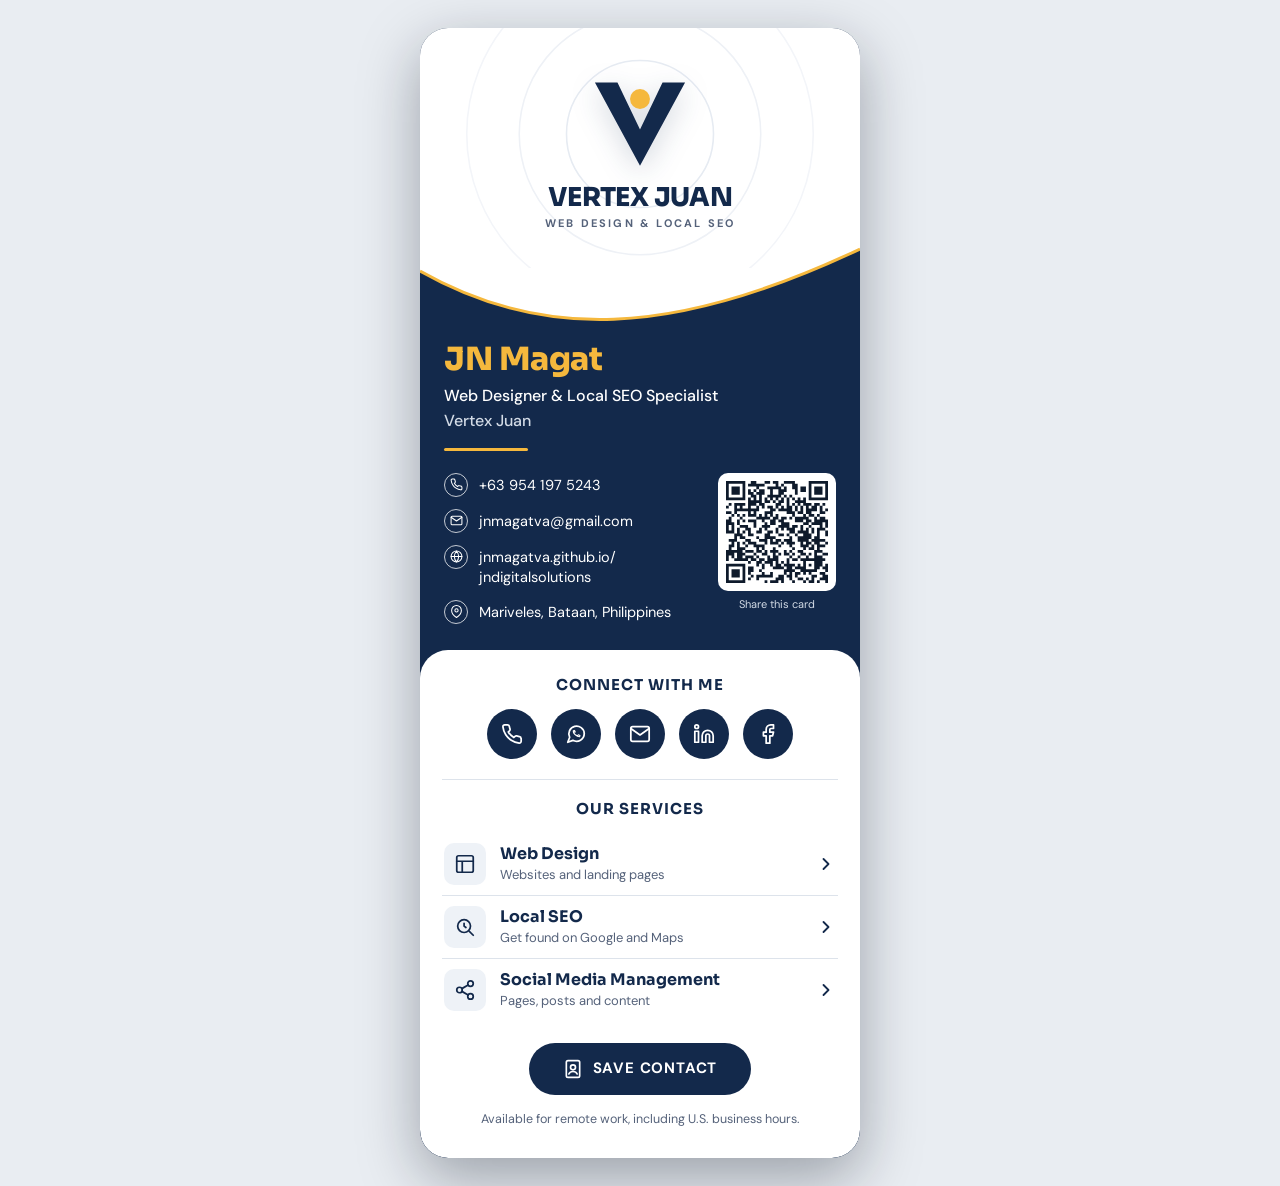
<file: card.html>
<!doctype html>
<html lang="en">
<head>
<meta charset="utf-8">
<meta name="viewport" content="width=device-width, initial-scale=1, viewport-fit=cover">
<title>JN Magat | Vertex Juan</title>
<link rel="icon" type="image/png" href="favicon.png">
<link rel="apple-touch-icon" href="apple-touch-icon.png">
<meta name="description" content="Web Designer &amp; Local SEO Specialist at Vertex Juan. Call, WhatsApp, email or connect on social media.">
<meta property="og:title" content="JN Magat | Vertex Juan">
<meta property="og:description" content="Web Designer &amp; Local SEO Specialist">
<meta name="theme-color" content="#13294B">
<link rel="preconnect" href="https://fonts.googleapis.com">
<link rel="preconnect" href="https://fonts.gstatic.com" crossorigin>
<link href="https://fonts.googleapis.com/css2?family=Sora:wght@600;700;800&family=DM+Sans:wght@400;500;700&display=swap" rel="stylesheet">
<style>
:root{
  --navy:#13294B; --navy-deep:#0E1F3A; --amber:#F5B83D; --amber-ink:#8A5A12;
  --page:#E9EDF2; --sheet:#FFFFFF; --ink:#13294B; --muted:#55627A; --line:#DDE3EB; --hero-sub:#D3DBE6;
  box-sizing:border-box;
  padding-top:env(safe-area-inset-top,0px);
  padding-bottom:env(safe-area-inset-bottom,0px);
}
@media (prefers-color-scheme: dark){
  :root:not([data-theme="light"]){ --page:#08111F; --sheet:#F7F9FC; }
}
:root[data-theme="dark"]{ --page:#08111F; --sheet:#F7F9FC; }
*,*::before,*::after{box-sizing:inherit}
html{scroll-padding-top:env(safe-area-inset-top,0px)}
body{margin:0;background:var(--page);color:var(--ink);font-family:'DM Sans','Helvetica Neue',Helvetica,Arial,sans-serif;font-size:16px;line-height:1.4;-webkit-font-smoothing:antialiased}
.card{max-width:440px;margin:0 auto;background:var(--navy);min-height:100vh;overflow:hidden;position:relative}
@media (min-width:480px){ body{padding:28px 0} .card{min-height:0;border-radius:28px;box-shadow:0 20px 60px rgba(8,17,31,.35)} }

/* Top: logo left, photo right, navy wave */
.top{position:relative;height:310px;background:#FFFFFF}
.brand{position:absolute;inset:0 0 70px 0;display:flex;flex-direction:column;align-items:center;justify-content:center;gap:14px;z-index:3;overflow:hidden}
.rings{position:absolute;left:50%;top:44%;width:420px;height:420px;transform:translate(-50%,-50%);fill:none;stroke:#E6EBF2;stroke-width:1.5}
.rings circle:nth-child(2){stroke:#EEF1F6}.rings circle:nth-child(3){stroke:#F3F5F9}
.vmark{position:relative;width:104px;height:104px;filter:drop-shadow(0 8px 14px rgba(19,41,75,.18))}
.bword{position:relative;display:flex;flex-direction:column;align-items:center;line-height:1}
.bword b{font-family:'Sora',sans-serif;font-weight:800;font-size:26px;letter-spacing:-.3px;color:var(--navy)}
.bword span{font-size:11px;font-weight:700;letter-spacing:2.2px;color:var(--muted);margin-top:7px}
.wave{position:absolute;left:0;right:0;bottom:-1px;width:100%;height:120px;display:block;z-index:2}

/* Navy info band */
.info{position:relative;padding:4px 24px 56px;color:#fff}
h1{margin:0;font-family:'Sora',sans-serif;font-weight:800;font-size:clamp(27px,7.6vw,32px);letter-spacing:-.5px;color:var(--amber);line-height:1.1}
.role{margin:8px 0 2px;font-weight:500;font-size:16px}
.co{margin:0;font-weight:500;font-size:16px;color:var(--hero-sub)}
.rule{width:84px;height:3px;background:var(--amber);border-radius:2px;margin:16px 0 22px}
.contact{display:grid;grid-template-columns:1fr 118px;gap:16px;align-items:start}
.contact ul{list-style:none;margin:0;padding:0;display:flex;flex-direction:column;gap:12px;min-width:0}
.contact li a,.contact li > span{display:flex;align-items:flex-start;gap:11px;color:#fff;text-decoration:none;font-size:14.5px;min-height:24px}
.contact li a:hover{color:var(--amber)}
.contact .ic{flex:none;width:24px;height:24px;border-radius:50%;border:1.5px solid rgba(255,255,255,.75);display:grid;place-items:center}
.contact .ic svg{width:13px;height:13px}
.contact .t{min-width:0;overflow-wrap:anywhere;padding-top:2px}
.qr{background:#fff;border-radius:10px;padding:8px;width:118px;height:118px}
.qr-cap{font-size:11px;color:var(--hero-sub);text-align:center;margin-top:6px}

/* White sheet */
.sheet{position:relative;margin-top:-30px;background:var(--sheet);border-radius:28px 28px 0 0;padding:24px 22px 30px;color:var(--ink)}
@media (min-width:480px){ .sheet{border-radius:28px} }
h2{margin:0 0 14px;text-align:center;font-family:'Sora',sans-serif;font-weight:700;font-size:15px;letter-spacing:1px;text-transform:uppercase}
.socials{display:flex;justify-content:center;gap:14px;flex-wrap:wrap;padding-bottom:20px;border-bottom:1px solid var(--line)}
.socials a{width:50px;height:50px;border-radius:50%;background:var(--navy);color:#fff;display:grid;place-items:center;transition:background .15s}
.socials a:hover{background:var(--amber);color:var(--navy)}
.services{padding-top:18px}
.services ul{list-style:none;margin:0;padding:0}
.services li + li{border-top:1px solid var(--line)}
.services a{display:flex;align-items:center;gap:14px;min-height:62px;padding:8px 2px;color:var(--ink);text-decoration:none}
.services a:hover .chev{transform:translateX(3px);color:var(--amber-ink)}
.svc-ic{flex:none;width:42px;height:42px;border-radius:10px;background:#EEF2F7;color:var(--navy);display:grid;place-items:center}
.svc-t{display:flex;flex-direction:column;min-width:0}
.svc-t b{font-family:'Sora',sans-serif;font-weight:700;font-size:16px}
.svc-t span{font-size:13px;color:var(--muted)}
.chev{margin-left:auto;flex:none;transition:transform .15s}
.save{display:flex;align-items:center;justify-content:center;gap:10px;margin:22px auto 0;min-height:52px;padding:0 34px;border:0;border-radius:999px;background:var(--navy);color:#fff;font:700 15px/1 'DM Sans',sans-serif;letter-spacing:.8px;text-transform:uppercase;cursor:pointer}
.save:hover{background:var(--navy-deep);box-shadow:0 0 0 3px var(--amber) inset}
.foot{text-align:center;font-size:12.5px;color:var(--muted);margin:16px 0 0}
a:focus-visible,button:focus-visible{outline:3px solid var(--amber);outline-offset:3px}

/* Narrow screens (and the phone preview on the business cards page): stack the QR under the contact list */
@media (max-width:340px){
  .info{padding-left:20px;padding-right:20px}
  .contact{grid-template-columns:1fr;gap:20px}
  .contact > div:last-child{display:flex;flex-direction:column;align-items:center}
  .contact li a,.contact li > span{font-size:14px}
}
/* Inside the preview frame: hide the scrollbar so it doesn't eat into the card */
.in-frame{scrollbar-width:none}
.in-frame::-webkit-scrollbar{display:none}
</style>
<script>try{if(window.self!==window.top)document.documentElement.classList.add('in-frame');}catch(e){document.documentElement.classList.add('in-frame');}</script>
</head>
<body>
<main class="card">
  <section class="top">
    <div class="brand" aria-label="Vertex Juan">
      <svg class="rings" viewBox="0 0 400 400" aria-hidden="true">
        <circle cx="200" cy="200" r="70" /><circle cx="200" cy="200" r="115" /><circle cx="200" cy="200" r="165" />
      </svg>
      <svg class="vmark" viewBox="0 0 120 120" aria-hidden="true"><polygon points="8,18 34,18 60,72 86,18 112,18 60,114" fill="#13294B"/><circle cx="60" cy="37" r="11.5" fill="#F5B83D"/></svg>
      <div class="bword"><b>VERTEX JUAN</b><span>WEB DESIGN &amp; LOCAL SEO</span></div>
    </div>
    <svg class="wave" viewBox="0 0 440 120" preserveAspectRatio="none" aria-hidden="true">
      <path d="M0 52 C 120 120, 250 120, 440 30 L440 120 L0 120 Z" fill="#13294B"/>
      <path d="M0 52 C 120 120, 250 120, 440 30" fill="none" stroke="#F5B83D" stroke-width="3"/>
    </svg>
  </section>

  <section class="info">
    <h1>JN Magat</h1>
    <p class="role">Web Designer &amp; Local SEO Specialist</p>
    <p class="co">Vertex Juan</p>
    <div class="rule"></div>
    <div class="contact">
      <ul>
        <li><a href="tel:+639541975243"><span class="ic"><svg width="22" height="22" viewBox="0 0 24 24" fill="none" stroke="currentColor" stroke-width="1.9" stroke-linecap="round" stroke-linejoin="round" aria-hidden="true"><path d="M22 16.9v3a2 2 0 0 1-2.2 2 19.8 19.8 0 0 1-8.6-3.1 19.5 19.5 0 0 1-6-6A19.8 19.8 0 0 1 2.1 4.2 2 2 0 0 1 4.1 2h3a2 2 0 0 1 2 1.7c.1.9.4 1.8.7 2.7a2 2 0 0 1-.5 2.1L8 9.8a16 16 0 0 0 6 6l1.3-1.3a2 2 0 0 1 2.1-.4c.9.3 1.8.6 2.7.7a2 2 0 0 1 1.7 2z"/></svg></span><span class="t">+63 954 197 5243</span></a></li>
        <li><a href="mailto:jnmagatva@gmail.com"><span class="ic"><svg width="22" height="22" viewBox="0 0 24 24" fill="none" stroke="currentColor" stroke-width="1.9" stroke-linecap="round" stroke-linejoin="round" aria-hidden="true"><rect x="2" y="4" width="20" height="16" rx="2"/><path d="m22 6-10 7L2 6"/></svg></span><span class="t">jnmagatva@gmail.com</span></a></li>
        <li><a href="https://jnmagatva.github.io/jndigitalsolutions/"><span class="ic"><svg width="22" height="22" viewBox="0 0 24 24" fill="none" stroke="currentColor" stroke-width="1.9" stroke-linecap="round" stroke-linejoin="round" aria-hidden="true"><circle cx="12" cy="12" r="10"/><path d="M2 12h20M12 2a15 15 0 0 1 4 10 15 15 0 0 1-4 10 15 15 0 0 1-4-10 15 15 0 0 1 4-10z"/></svg></span><span class="t">jnmagatva.github.io/<wbr>jndigitalsolutions</span></a></li>
        <li><span><span class="ic"><svg width="22" height="22" viewBox="0 0 24 24" fill="none" stroke="currentColor" stroke-width="1.9" stroke-linecap="round" stroke-linejoin="round" aria-hidden="true"><path d="M21 10c0 7-9 13-9 13s-9-6-9-13a9 9 0 0 1 18 0z"/><circle cx="12" cy="10" r="3"/></svg></span><span class="t">Mariveles, Bataan, Philippines</span></span></li>
      </ul>
      <div>
        <div class="qr"><svg xmlns="http://www.w3.org/2000/svg" viewBox="0 0 370 370" width="100%" height="100%" role="img" aria-label="QR code linking to this page" xmlns:c2pa="http://c2pa.org/manifest"><metadata><c2pa:manifest>[base64]/[base64]/[base64]/[base64]/[base64]/3cyjxFA3Qo5S46fX0/ihY0VZ7mfb9KF703t5OjWDBWMA4GA1UdDwEB/wQEAwIHgDAVBgNVHSUEDjAMBgorBgEEAYPoXgIBMAwGA1UdEwEB/wQCMAAwHwYDVR0jBBgwFoAUzlHiBIFOZFsj+OPEz5o+nMHXXMIwCgYIKoZIzj0EAwMDZwAwZAIwMXMdFJ4BetLLVY7ORuE9noqbbAZOZn/aArXyTwFAZfKrPzxF2vPoJNf1+UCdg1XGAjBwX1zd9WGqYkqmL5SFqw1QySjr1zJfpJM9+1rdDwSPLMOPOjKuiXjoU/[base64]/19ftY4C+Qw0x6x2e9TMmSYYFDWYYzkX/E7WenaYXUItjRzg0D5Bbd2HHzMt6aMPO61hx3wGQH8+0=</c2pa:manifest></metadata><g transform="scale(10)"><path fill="#fff" d="M0 0h37v37h-37z"/><path class="qrline" stroke="#0e1a2b" d="M0 0.5h7m2 0h2m3 0h2m1 0h2m2 0h4m5 0h7m-37 1h1m5 0h1m1 0h6m4 0h1m1 0h1m3 0h2m4 0h1m5 0h1m-37 1h1m1 0h3m1 0h1m4 0h1m3 0h5m1 0h1m2 0h2m1 0h2m1 0h1m1 0h3m1 0h1m-37 1h1m1 0h3m1 0h1m1 0h1m1 0h1m1 0h2m2 0h1m2 0h3m3 0h1m1 0h2m1 0h1m1 0h3m1 0h1m-37 1h1m1 0h3m1 0h1m1 0h2m1 0h3m2 0h1m2 0h2m4 0h1m4 0h1m1 0h3m1 0h1m-37 1h1m5 0h1m2 0h2m1 0h1m2 0h5m1 0h1m1 0h1m6 0h1m5 0h1m-37 1h7m1 0h1m1 0h1m1 0h1m1 0h1m1 0h1m1 0h1m1 0h1m1 0h1m1 0h1m1 0h1m1 0h1m1 0h7m-29 1h5m1 0h2m1 0h1m1 0h2m1 0h1m2 0h4m-28 1h1m1 0h4m1 0h3m1 0h2m4 0h2m2 0h1m1 0h1m1 0h1m1 0h3m1 0h2m1 0h1m-36 1h1m2 0h1m1 0h1m2 0h1m2 0h1m1 0h1m1 0h2m1 0h1m1 0h1m1 0h2m1 0h1m1 0h1m1 0h1m1 0h2m1 0h1m-32 1h9m4 0h2m1 0h5m1 0h1m1 0h1m1 0h4m1 0h1m1 0h1m-37 1h2m1 0h1m4 0h1m1 0h1m3 0h3m5 0h3m1 0h2m1 0h2m3 0h2m-34 1h1m1 0h1m1 0h1m1 0h3m1 0h1m1 0h1m1 0h1m1 0h1m5 0h1m3 0h1m1 0h2m1 0h1m-33 1h1m3 0h1m5 0h5m1 0h2m1 0h2m1 0h1m1 0h5m2 0h1m1 0h2m-36 1h2m2 0h1m1 0h1m1 0h3m2 0h1m2 0h2m1 0h2m4 0h3m1 0h2m1 0h5m-37 1h3m1 0h1m5 0h1m3 0h1m1 0h2m2 0h3m5 0h2m1 0h4m1 0h1m-37 1h1m1 0h1m2 0h3m2 0h1m2 0h3m3 0h4m1 0h2m1 0h1m2 0h1m3 0h1m1 0h1m-37 1h1m1 0h1m1 0h1m2 0h2m3 0h1m1 0h1m3 0h1m1 0h1m1 0h3m2 0h1m1 0h1m1 0h1m1 0h3m-36 1h3m1 0h1m1 0h1m1 0h1m2 0h2m2 0h2m1 0h1m4 0h2m1 0h4m1 0h1m1 0h1m2 0h1m-34 1h3m2 0h2m4 0h2m3 0h2m1 0h1m2 0h1m2 0h3m2 0h1m2 0h1m-34 1h1m1 0h2m4 0h1m2 0h4m5 0h1m2 0h5m1 0h2m-33 1h3m3 0h2m3 0h3m1 0h1m1 0h2m1 0h3m2 0h4m1 0h5m-34 1h1m1 0h1m1 0h1m1 0h3m3 0h1m1 0h3m1 0h1m1 0h3m2 0h1m1 0h2m1 0h2m2 0h1m-36 1h2m1 0h1m2 0h1m2 0h4m5 0h1m3 0h1m3 0h3m1 0h1m1 0h3m-35 1h1m2 0h3m4 0h1m1 0h1m3 0h1m6 0h1m3 0h1m1 0h2m1 0h1m-34 1h6m1 0h3m1 0h2m1 0h1m1 0h3m2 0h1m1 0h1m2 0h2m4 0h3m-35 1h3m1 0h3m3 0h1m2 0h2m2 0h1m1 0h1m1 0h2m1 0h1m2 0h2m1 0h1m1 0h1m2 0h2m-37 1h1m1 0h1m1 0h2m1 0h3m1 0h1m3 0h1m1 0h2m4 0h1m2 0h1m2 0h1m2 0h3m-35 1h1m2 0h5m1 0h2m1 0h2m1 0h4m3 0h1m1 0h2m1 0h9m-28 1h1m2 0h2m1 0h3m1 0h1m1 0h1m1 0h1m5 0h1m3 0h3m-35 1h7m4 0h1m1 0h1m2 0h1m1 0h2m1 0h4m1 0h1m1 0h1m1 0h1m1 0h3m1 0h1m-37 1h1m5 0h1m1 0h2m3 0h1m3 0h4m1 0h2m1 0h4m3 0h2m1 0h2m-37 1h1m1 0h3m1 0h1m1 0h2m2 0h1m8 0h4m2 0h6m3 0h1m-37 1h1m1 0h3m1 0h1m1 0h1m4 0h1m2 0h1m4 0h1m1 0h1m1 0h2m1 0h1m1 0h1m3 0h2m-36 1h1m1 0h3m1 0h1m2 0h1m1 0h6m2 0h2m1 0h2m1 0h1m5 0h2m2 0h2m-37 1h1m5 0h1m1 0h1m2 0h1m6 0h3m2 0h1m2 0h2m1 0h1m1 0h1m2 0h3m-37 1h7m7 0h1m1 0h3m1 0h1m3 0h1m3 0h1m1 0h2m1 0h1m2 0h1"/></g></svg>
</div>
        <div class="qr-cap">Share this card</div>
      </div>
    </div>
  </section>

  <section class="sheet">
    <h2>Connect with me</h2>
    <nav class="socials" aria-label="Contact and social links">
      <a href="tel:+639541975243" aria-label="Call"><svg width="22" height="22" viewBox="0 0 24 24" fill="none" stroke="currentColor" stroke-width="1.9" stroke-linecap="round" stroke-linejoin="round" aria-hidden="true"><path d="M22 16.9v3a2 2 0 0 1-2.2 2 19.8 19.8 0 0 1-8.6-3.1 19.5 19.5 0 0 1-6-6A19.8 19.8 0 0 1 2.1 4.2 2 2 0 0 1 4.1 2h3a2 2 0 0 1 2 1.7c.1.9.4 1.8.7 2.7a2 2 0 0 1-.5 2.1L8 9.8a16 16 0 0 0 6 6l1.3-1.3a2 2 0 0 1 2.1-.4c.9.3 1.8.6 2.7.7a2 2 0 0 1 1.7 2z"/></svg></a>
      <a href="https://wa.me/639541975243" aria-label="WhatsApp"><svg width="22" height="22" viewBox="0 0 24 24" fill="none" stroke="currentColor" stroke-width="1.9" stroke-linecap="round" stroke-linejoin="round" aria-hidden="true"><path d="M21 11.5a8.4 8.4 0 0 1-12.4 7.4L3 21l2.1-5.4A8.4 8.4 0 1 1 21 11.5z"/><path d="M9 9.5c.3 1.8 2.2 3.8 4.5 4.5l1-1.2 1.8.8-.3 1.4c-3.2.2-7-3.4-7-6.6l1.4-.3.8 1.8z" stroke-width="1.2"/></svg></a>
      <a href="mailto:jnmagatva@gmail.com" aria-label="Email"><svg width="22" height="22" viewBox="0 0 24 24" fill="none" stroke="currentColor" stroke-width="1.9" stroke-linecap="round" stroke-linejoin="round" aria-hidden="true"><rect x="2" y="4" width="20" height="16" rx="2"/><path d="m22 6-10 7L2 6"/></svg></a>
      <a href="https://linkedin.com/in/johnnikkomagat" aria-label="LinkedIn"><svg width="22" height="22" viewBox="0 0 24 24" fill="none" stroke="currentColor" stroke-width="1.9" stroke-linecap="round" stroke-linejoin="round" aria-hidden="true"><path d="M16 8a6 6 0 0 1 6 6v7h-4v-7a2 2 0 0 0-4 0v7h-4v-7a6 6 0 0 1 6-6z"/><rect x="2" y="9" width="4" height="12"/><circle cx="4" cy="4" r="2"/></svg></a>
      <a href="https://www.facebook.com/nikz.magenta" aria-label="Facebook"><svg width="22" height="22" viewBox="0 0 24 24" fill="none" stroke="currentColor" stroke-width="1.9" stroke-linecap="round" stroke-linejoin="round" aria-hidden="true"><path d="M18 2h-3a5 5 0 0 0-5 5v3H7v4h3v8h4v-8h3l1-4h-4V7a1 1 0 0 1 1-1h3z"/></svg></a>
    </nav>

    <div class="services">
      <h2>Our services</h2>
      <ul>
        <li><a href="https://jnmagatva.github.io/jndigitalsolutions/"><span class="svc-ic"><svg width="22" height="22" viewBox="0 0 24 24" fill="none" stroke="currentColor" stroke-width="1.9" stroke-linecap="round" stroke-linejoin="round" aria-hidden="true"><rect x="3" y="3" width="18" height="18" rx="2"/><path d="M3 9h18M9 21V9"/></svg></span><span class="svc-t"><b>Web Design</b><span>Websites and landing pages</span></span><svg class="chev" width="20" height="20" viewBox="0 0 24 24" fill="none" stroke="currentColor" stroke-width="2.2" stroke-linecap="round" stroke-linejoin="round" aria-hidden="true"><path d="m9 18 6-6-6-6"/></svg></a></li>
        <li><a href="https://jnmagatva.github.io/jndigitalsolutions/"><span class="svc-ic"><svg width="22" height="22" viewBox="0 0 24 24" fill="none" stroke="currentColor" stroke-width="1.9" stroke-linecap="round" stroke-linejoin="round" aria-hidden="true"><circle cx="11" cy="11" r="7"/><path d="m21 21-4.3-4.3"/><path d="M11 8v3l2 1.5"/></svg></span><span class="svc-t"><b>Local SEO</b><span>Get found on Google and Maps</span></span><svg class="chev" width="20" height="20" viewBox="0 0 24 24" fill="none" stroke="currentColor" stroke-width="2.2" stroke-linecap="round" stroke-linejoin="round" aria-hidden="true"><path d="m9 18 6-6-6-6"/></svg></a></li>
        <li><a href="https://jnmagatva.github.io/jndigitalsolutions/"><span class="svc-ic"><svg width="22" height="22" viewBox="0 0 24 24" fill="none" stroke="currentColor" stroke-width="1.9" stroke-linecap="round" stroke-linejoin="round" aria-hidden="true"><circle cx="18" cy="5" r="3"/><circle cx="6" cy="12" r="3"/><circle cx="18" cy="19" r="3"/><path d="m8.6 13.5 6.8 4M15.4 6.5l-6.8 4"/></svg></span><span class="svc-t"><b>Social Media Management</b><span>Pages, posts and content</span></span><svg class="chev" width="20" height="20" viewBox="0 0 24 24" fill="none" stroke="currentColor" stroke-width="2.2" stroke-linecap="round" stroke-linejoin="round" aria-hidden="true"><path d="m9 18 6-6-6-6"/></svg></a></li>
      </ul>
    </div>

    <button class="save" id="save" type="button">
      <svg width="20" height="20" viewBox="0 0 24 24" fill="none" stroke="currentColor" stroke-width="2" stroke-linecap="round" stroke-linejoin="round" aria-hidden="true"><rect x="4" y="2" width="16" height="20" rx="2"/><circle cx="12" cy="10" r="3"/><path d="M7 18c.8-2 2.7-3 5-3s4.2 1 5 3"/></svg>
      Save contact
    </button>
    <p class="foot">Available for remote work, including U.S. business hours.</p>
  </section>
</main>
<script>
document.getElementById('save').addEventListener('click', function(){
  var v = [
    'BEGIN:VCARD','VERSION:3.0',
    'N:Magat;John Nikko;;;','FN:John Nikko Magat',
    'ORG:Vertex Juan','TITLE:Web Designer & Local SEO Specialist',
    'TEL;TYPE=CELL:+639541975243','EMAIL:jnmagatva@gmail.com',
    'URL;TYPE=Website:https://jnmagatva.github.io/jndigitalsolutions/',
    'URL;TYPE=LinkedIn:https://linkedin.com/in/johnnikkomagat',
    'URL;TYPE=Facebook:https://www.facebook.com/nikz.magenta',
    'ADR;TYPE=WORK:;;;Mariveles;Bataan;;Philippines','END:VCARD'
  ].join('\r\n');
  try {
    var blob = new Blob([v], {type:'text/vcard'});
    var a = document.createElement('a');
    a.href = URL.createObjectURL(blob);
    a.download = 'John-Nikko-Magat.vcf';
    document.body.appendChild(a); a.click(); a.remove();
  } catch(e) {
    window.location.href = 'data:text/vcard;charset=utf-8,' + encodeURIComponent(v);
  }
});
</script>
</body>
</html>
</file>
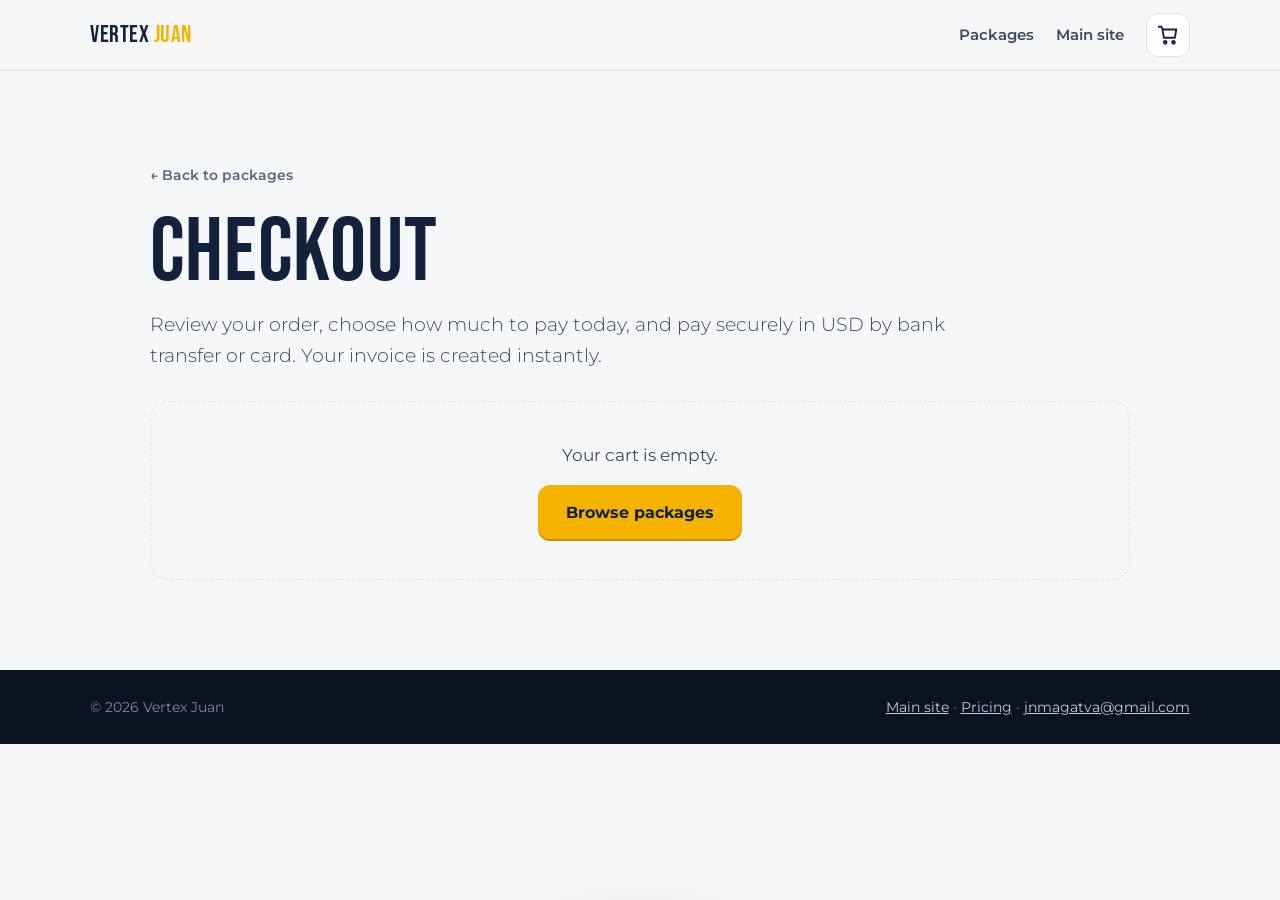
<file: checkout.html>
<!doctype html>
<html lang="en">
<head>
<meta charset="utf-8">
<meta name="viewport" content="width=device-width, initial-scale=1, viewport-fit=cover">
<title>Checkout | Vertex Juan</title>
<link rel="icon" type="image/png" href="favicon.png">
<link rel="apple-touch-icon" href="apple-touch-icon.png">
<meta name="robots" content="noindex">
<link rel="preconnect" href="https://fonts.googleapis.com">
<link rel="preconnect" href="https://fonts.gstatic.com" crossorigin>
<link href="https://fonts.googleapis.com/css2?family=Bebas+Neue&family=Montserrat:wght@300;400;500;600;700;800&display=swap" rel="stylesheet">
<link rel="stylesheet" href="case-study.css?v=5">
<style>
/* ===== Cart ===== */
[hidden]{display:none!important}
.cart-btn{position:relative;display:inline-grid;place-items:center;width:44px;height:44px;border-radius:12px;border:1.5px solid var(--line);background:#fff;color:var(--ink);cursor:pointer;transition:transform .2s ease,border-color .2s ease}
.cart-btn:hover{transform:translateY(-2px);border-color:var(--ink)}
.cart-btn svg{width:22px;height:22px}
.cart-count{position:absolute;top:-7px;right:-7px;min-width:21px;height:21px;padding:0 6px;border-radius:999px;background:var(--cta);color:var(--cta-ink);font-size:12px;font-weight:800;display:grid;place-items:center;transform:scale(0);transition:transform .3s cubic-bezier(.3,1.6,.5,1)}
.cart-count.on{transform:scale(1)}
.cart-btn.bump{animation:bump .5s ease}
@keyframes bump{30%{transform:scale(1.18) rotate(-6deg)}60%{transform:scale(.95)}}
.add-cart{width:100%}.plan .add-cart+.btn{margin-top:10px}
.add-cart.added{background:var(--good)!important;color:#fff!important;border-color:var(--good)!important;box-shadow:none!important}
.cart-veil{position:fixed;inset:0;z-index:90;background:rgba(11,18,34,.55);opacity:0;pointer-events:none;transition:opacity .3s ease}
.cart-panel{position:fixed;top:0;right:0;bottom:0;z-index:91;width:min(420px,100%);background:#fff;color:var(--ink);display:flex;flex-direction:column;transform:translateX(105%);visibility:hidden;transition:transform .45s cubic-bezier(.2,.8,.2,1),visibility 0s linear .45s;box-shadow:-30px 0 80px -30px rgba(0,0,0,.5);padding-bottom:env(safe-area-inset-bottom,0px)}
.cart-open .cart-veil{opacity:1;pointer-events:auto}.cart-open .cart-panel{transform:none;visibility:visible;transition:transform .45s cubic-bezier(.2,.8,.2,1),visibility 0s}
.cart-head{display:flex;align-items:center;justify-content:space-between;padding:22px 24px;border-bottom:1px solid var(--line)}
.cart-head h2{font-family:var(--display);font-weight:400;font-size:34px;letter-spacing:.01em;line-height:1}
.cart-x{width:40px;height:40px;border-radius:10px;border:1px solid var(--line);background:#fff;cursor:pointer;font-size:22px;line-height:1;color:var(--ink)}
.cart-items{flex:1;overflow:auto;padding:8px 24px}
.cart-empty{padding:40px 0;text-align:center;color:var(--ink-3)}
.cart-empty a{color:var(--ink);font-weight:700}
.ci{display:grid;grid-template-columns:1fr auto;gap:6px 14px;padding:18px 0;border-bottom:1px solid var(--line)}
.ci b{font-size:16px}.ci small{display:block;color:var(--ink-3);font-size:13px;margin-top:2px}
.ci .amt{font-weight:800;font-size:16px;text-align:right}
.ci .rm{grid-column:1/-1;justify-self:start;background:none;border:0;padding:0;color:var(--ink-3);font:inherit;font-size:13px;text-decoration:underline;cursor:pointer}
.cart-foot{padding:20px 24px 24px;border-top:1px solid var(--line);background:var(--bg)}
.cart-total{display:flex;justify-content:space-between;align-items:baseline;font-weight:700}
.cart-total b{font-family:var(--display);font-weight:400;font-size:40px;line-height:1}
.cart-foot p{font-size:13px;color:var(--ink-3);margin:6px 0 16px}
.cart-foot .btn{width:100%}
.toast{position:fixed;left:50%;bottom:24px;z-index:95;transform:translate(-50%,140%);background:var(--navy);color:#fff;padding:14px 18px;border-radius:14px;font-weight:600;font-size:15px;display:flex;gap:14px;align-items:center;box-shadow:0 20px 50px -20px rgba(0,0,0,.7);transition:transform .4s cubic-bezier(.2,.8,.2,1)}
.toast.on{transform:translate(-50%,0)}
.toast button{background:var(--cta);color:var(--cta-ink);border:0;border-radius:999px;padding:7px 14px;font:inherit;font-weight:700;font-size:14px;cursor:pointer}

.co{max-width:1120px}
.co-h{font-size:clamp(52px,7vw,92px);margin-top:4px}
.co-empty{margin-top:30px;padding:40px;border:1px dashed var(--line);border-radius:18px;text-align:center}
.co-empty p{margin-bottom:16px;color:var(--ink-2)}
.co-grid{display:grid;grid-template-columns:minmax(0,1.5fr) minmax(0,1fr);gap:28px;margin-top:36px;align-items:start}
.co-form fieldset{border:1px solid var(--line);background:#fff;border-radius:18px;padding:22px 24px 8px;margin:0 0 18px}
.co-form legend{font-weight:800;font-size:15px;padding:0 6px;margin-left:-6px}
.co-form label{display:block;font-weight:600;font-size:14px;margin-bottom:16px}
.co-form label em{font-style:normal;font-weight:400;color:var(--ink-3)}
.co-form input:not([type=radio]):not([type=checkbox]),.co-form textarea{display:block;width:100%;margin-top:6px;padding:13px 14px;border:1px solid var(--line);border-radius:10px;background:var(--bg);font:inherit;font-weight:400;font-size:16px;color:var(--ink)}
.co-form input:focus,.co-form textarea:focus{outline:none;border-color:var(--ink);background:#fff;box-shadow:0 0 0 3px rgba(245,179,1,.35)}
.row2{display:grid;grid-template-columns:1fr 1fr;gap:0 16px}
.opt{display:grid!important;grid-template-columns:22px 1fr auto;gap:14px;align-items:center;padding:16px;border:1.5px solid var(--line);border-radius:14px;cursor:pointer;transition:border-color .2s ease,background .2s ease}
.opt:has(input:checked){border-color:var(--ink);background:#FFF8E1}
.opt input{width:20px;height:20px;accent-color:var(--navy);margin:0}
.opt b{display:block;font-size:16px}.opt small{display:block;font-weight:400;color:var(--ink-3);font-size:13px}
.opt strong{font-family:var(--display);font-weight:400;font-size:30px}
.agree{display:grid!important;grid-template-columns:22px 1fr;gap:12px;font-weight:400!important;color:var(--ink-2);font-size:14px!important}
.agree input{width:18px;height:18px;margin-top:2px;accent-color:var(--navy)}
.co-err{min-height:22px;color:#B42318;font-weight:600;font-size:14px;margin-bottom:8px}
.co-pay{width:100%;min-height:60px;font-size:18px}
.co-secure{display:flex;gap:8px;align-items:flex-start;justify-content:center;font-size:13px;color:var(--ink-3);margin-top:12px;text-align:center}
.co-secure svg{flex:none;margin-top:1px}
.co-sum{position:sticky;top:96px;background:var(--navy);color:#fff;border-radius:20px;padding:26px 26px 22px;box-shadow:0 30px 70px -40px rgba(19,33,60,.9)}
.co-sum h2{font-family:var(--display);font-weight:400;font-size:32px;letter-spacing:.01em;line-height:1;margin-bottom:10px}
.co-line{display:grid;grid-template-columns:1fr auto;gap:4px 12px;padding:14px 0;border-bottom:1px solid rgba(255,255,255,.12)}
.co-line small{grid-column:1/-1;color:#AEB9CC;font-size:13px}
.co-row{display:flex;justify-content:space-between;align-items:baseline;padding-top:14px;color:#C3CCDC}
.co-row b{color:#fff}
.co-row.due{font-weight:700;color:#fff}
.co-row.due b{font-family:var(--display);font-weight:400;font-size:44px;line-height:1;color:var(--cta)}
.co-row.rest{font-size:14px;padding-top:6px}
.co-done{margin-top:36px;max-width:640px;background:#fff;border:1px solid var(--line);border-radius:22px;padding:34px;text-align:center}
.co-check{display:inline-grid;place-items:center;width:64px;height:64px;border-radius:50%;background:var(--good);color:#fff;animation:pop .6s cubic-bezier(.3,1.6,.5,1)}
.co-check svg{width:32px;height:32px}
@keyframes pop{from{transform:scale(0)}}
.co-done h2{font-size:clamp(40px,5vw,56px);margin-top:14px}
.co-done>p{color:var(--ink-2);margin:10px auto 0;max-width:48ch}
.co-ref{display:inline-block;margin-top:20px;padding:10px 16px;border-radius:12px;background:var(--bg);border:1px dashed var(--line);font-size:14px}
.co-ref b{font-size:16px;letter-spacing:.04em;margin-left:6px}
.co-actions{display:flex;flex-wrap:wrap;gap:12px;justify-content:center;margin-top:24px}
.co-inv{margin-top:14px}.co-inv .btn{min-height:48px}
.co-small{font-size:14px;color:var(--ink-3);margin-top:16px}.co-small a{color:var(--ink);font-weight:700;cursor:pointer}
@media (max-width:900px){.co-grid{grid-template-columns:1fr}.co-sum{position:static;order:-1}}
@media (max-width:560px){.row2{grid-template-columns:1fr}.co-actions .btn{width:100%}}

.co-method{margin-top:6px}
.co-method .opt{grid-template-columns:22px 1fr}
</style>
</head>
<body>
<header class="top">
  <div class="wrap">
    <a class="logo" href="index.html">Vertex <span>Juan</span></a>
    <nav class="top-nav" aria-label="Main">
      <a href="pricing.html#packages">Packages</a>
      <a href="index.html">Main site</a>
      <button class="cart-btn" type="button" aria-label="Open cart"><svg viewBox="0 0 24 24" fill="none" stroke="currentColor" stroke-width="2" stroke-linecap="round" stroke-linejoin="round" aria-hidden="true"><path d="M6 6h15l-1.5 9h-12z"/><path d="M6 6 5 3H2"/><circle cx="9" cy="20" r="1.5"/><circle cx="18" cy="20" r="1.5"/></svg><span class="cart-count">0</span></button>
    </nav>
  </div>
</header>
<main class="wrap section co">
  <a class="crumb" href="pricing.html#packages">&larr; Back to packages</a>
  <h1 class="display co-h">Checkout</h1>
  <p class="lead">Review your order, choose how much to pay today, and pay securely in USD by bank transfer or card. Your invoice is created instantly.</p>

  <div class="co-empty" hidden>
    <p>Your cart is empty.</p>
    <a class="btn btn-cta" href="pricing.html#packages">Browse packages</a>
  </div>

  <div class="co-grid" hidden>
    <form class="co-form" id="co-form" novalidate>
      <fieldset>
        <legend>1. Your details</legend>
        <div class="row2">
          <label>Full name<input name="name" autocomplete="name" required></label>
          <label>Email<input name="email" type="email" autocomplete="email" required></label>
        </div>
        <label>Business name <em>(optional)</em><input name="biz" autocomplete="organization"></label>
        <label>Project notes <em>(optional)</em><textarea name="notes" rows="3" placeholder="Pages you need, your current website, deadline..."></textarea></label>
      </fieldset>

      <fieldset>
        <legend>2. Pay today</legend>
        <label class="opt"><input type="radio" name="plan" value="deposit" checked><span><b>50% deposit</b><small>Start the project now and pay the rest before launch.</small></span><strong data-amt="deposit">$0</strong></label>
        <label class="opt"><input type="radio" name="plan" value="full"><span><b>Pay in full</b><small>Settle everything today. Nothing due at launch.</small></span><strong data-amt="full">$0</strong></label>
      </fieldset>

      <fieldset class="co-method">
        <legend>3. Payment method</legend>
        <label class="opt"><input type="radio" name="method" value="wise" checked><span><b>Bank transfer with Wise</b><small>Low fees. Pay from your bank or Wise balance in USD.</small></span></label>
        <label class="opt" data-stripe-opt hidden><input type="radio" name="method" value="stripe"><span><b>Card, Apple Pay or Google Pay</b><small>Pay instantly by card through a secure Stripe checkout.</small></span></label>
      </fieldset>

      <label class="agree"><input type="checkbox" name="agree" required><span>I understand the price covers the package as described, and any extra pages or features will be quoted first.</span></label>
      <p class="co-err" role="alert"></p>
      <button class="btn btn-cta co-pay" type="submit">Pay $0 with Wise</button>
      <p class="co-secure"><svg viewBox="0 0 24 24" width="16" height="16" fill="none" stroke="currentColor" stroke-width="2.2" stroke-linecap="round" stroke-linejoin="round" aria-hidden="true"><rect x="4" y="10" width="16" height="11" rx="2"/><path d="M8 10V7a4 4 0 0 1 8 0v3"/></svg>Payment is handled on Wise's secure page in USD. I never see your card or bank details.</p>
    </form>

    <aside class="co-sum">
      <h2>Order summary</h2>
      <div class="co-lines"></div>
      <div class="co-row"><span>Package total</span><b data-amt="total">$0</b></div>
      <div class="co-row due"><span>Due today</span><b data-amt="today">$0</b></div>
      <div class="co-row rest"><span>Balance before launch</span><span data-amt="rest">$0</span></div>
    </aside>
  </div>

  <section class="co-done" hidden aria-live="polite">
    <span class="co-check" aria-hidden="true"><svg viewBox="0 0 24 24" fill="none" stroke="currentColor" stroke-width="3" stroke-linecap="round" stroke-linejoin="round"><path d="M20 6 9 17l-5-5"/></svg></span>
    <h2 class="display">Almost done</h2>
    <p>Your secure payment page opened in a new tab. Finish your payment there, then send me your order confirmation so I can match it and start your project.</p>
    <div class="co-ref">Order reference <b data-ref></b></div>
    <div class="co-actions">
      <a class="btn btn-cta" data-send="wa" target="_blank" rel="noopener">Send confirmation on WhatsApp</a>
      <a class="btn btn-ghost" data-send="mail">Send by email</a>
    </div>
    <p class="co-inv"><a class="btn btn-ghost" data-invoice target="_blank" rel="noopener">Download your invoice (PDF)</a></p>
    <p class="co-small">Tab didn't open? <a data-wise target="_blank" rel="noopener">Open the payment page</a>.</p>
  </section>
</main>

<footer>
  <div class="wrap">
    <span>&copy; 2026 Vertex Juan</span>
    <span><a href="index.html">Main site</a> &middot; <a href="pricing.html">Pricing</a> &middot; <a href="mailto:jnmagatva@gmail.com">jnmagatva@gmail.com</a></span>
  </div>
</footer>
<div class="cart-veil"></div>
<aside class="cart-panel" aria-label="Your cart">
  <div class="cart-head"><h2>Your cart</h2><button class="cart-x" type="button" aria-label="Close cart">&times;</button></div>
  <div class="cart-items"></div>
  <div class="cart-foot" hidden>
    <div class="cart-total"><span>Total</span><b>$0</b></div>
    <p>Pay in full or a 50% deposit at checkout. Secure payment in USD by Wise transfer or card.</p>
    <a class="btn btn-cta" href="checkout.html">Checkout</a>
  </div>
</aside>
<div class="toast" role="status" aria-live="polite"><span></span><button type="button">View cart</button></div>

<script>
/* ===== Cart (stored in this browser) ===== */
(function(){
  var KEY='jn-cart-v1';
  var CATALOG={
    starter:{name:'Starter website',desc:'Up to 7 pages, mobile-responsive, contact form, gallery and CMS',price:100},
    growth:{name:'Growth website',desc:'Up to 12 pages, service sub-menus, testimonials and homepage SEO setup',price:400},
    'ecard-basic':{name:'Basic e-business card',desc:'QR digital business card on a ready-made landing page layout',price:20},
    'ecard-custom':{name:'Custom e-business card',desc:'QR digital business card on a landing page designed around your brand',price:50}
  };
  function read(){try{var c=JSON.parse(localStorage.getItem(KEY)||'[]');return Array.isArray(c)?c.filter(function(id){return CATALOG[id];}):[];}catch(e){return [];}}
  function write(c){try{localStorage.setItem(KEY,JSON.stringify(c));}catch(e){}render();}
  function money(n){return '$'+n.toLocaleString('en-US',{minimumFractionDigits:0,maximumFractionDigits:2});}
  window.JNCart={catalog:CATALOG,read:read,write:write,money:money,
    total:function(){return read().reduce(function(s,id){return s+CATALOG[id].price;},0);},
    clear:function(){write([]);}};

  var panel=document.querySelector('.cart-panel');
  function render(){
    var c=read(),n=c.length;
    document.querySelectorAll('.cart-count').forEach(function(el){el.textContent=n;el.classList.toggle('on',n>0);});
    document.querySelectorAll('[data-add]').forEach(function(b){var on=c.indexOf(b.dataset.add)>-1;b.classList.toggle('added',on);b.textContent=on?'Added to cart \u2713':b.dataset.label;});
    if(!panel)return;
    var list=panel.querySelector('.cart-items'),foot=panel.querySelector('.cart-foot');
    if(!n){list.innerHTML='<p class="cart-empty">Your cart is empty.<br><a href="pricing.html#packages">Browse packages</a></p>';foot.hidden=true;return;}
    foot.hidden=false;
    list.innerHTML=c.map(function(id){var it=CATALOG[id];return '<div class="ci"><span><b>'+it.name+'</b><small>'+it.desc+'</small></span><span class="amt">'+money(it.price)+'</span><button class="rm" data-rm="'+id+'">Remove</button></div>';}).join('');
    panel.querySelector('.cart-total b').textContent=money(JNCart.total());
  }
  function open(){var tt=document.querySelector('.toast');if(tt)tt.classList.remove('on');document.documentElement.classList.add('cart-open');var x=panel&&panel.querySelector('.cart-x');if(x)x.focus();}
  function close(){document.documentElement.classList.remove('cart-open');}
  var toastT;
  function toast(msg){var t=document.querySelector('.toast');if(!t)return;t.querySelector('span').textContent=msg;t.classList.add('on');clearTimeout(toastT);toastT=setTimeout(function(){t.classList.remove('on');},3200);}

  document.addEventListener('click',function(e){
    var a=e.target.closest('[data-add]');
    if(a){e.preventDefault();var c=read();if(c.indexOf(a.dataset.add)<0){c.push(a.dataset.add);write(c);
        document.querySelectorAll('.cart-btn').forEach(function(b){b.classList.remove('bump');void b.offsetWidth;b.classList.add('bump');});
        toast(CATALOG[a.dataset.add].name+' added to your cart');}else open();return;}
    if(e.target.closest('.cart-btn')||e.target.closest('.toast button')){e.preventDefault();open();return;}
    if(e.target.closest('.cart-x')||e.target.classList.contains('cart-veil')){close();return;}
    var r=e.target.closest('[data-rm]');if(r){write(read().filter(function(id){return id!==r.dataset.rm;}));}
  });
  document.addEventListener('keydown',function(e){if(e.key==='Escape')close();});
  addEventListener('storage',function(e){if(e.key===KEY)render();});
  document.querySelectorAll('[data-add]').forEach(function(b){b.dataset.label=b.textContent;});
  render();
})();

</script>
<script>
/* ===== Checkout -> Wise (USD) ===== */
(function(){
  var WISE='https://wise.com/pay/me/johnnikkoreyesm';
  /* ---- STRIPE SETTINGS (card payments) ----
     Leave both empty and the card option stays hidden.
     STRIPE_LINKS: Stripe Payment Links for exact amounts, e.g. {"50":"https://buy.stripe.com/...", "100":"https://buy.stripe.com/..."}
     STRIPE_FLEX:  one Payment Link set to "Customers choose what to pay", used for any other amount. */
  var STRIPE_LINKS={};
  var STRIPE_FLEX='';
  function stripeUrl(amt,email,ref){
    var key=String(+amt.toFixed(2)),base=STRIPE_LINKS[key]||STRIPE_FLEX;if(!base)return '';
    var u=new URL(base);if(email)u.searchParams.set('prefilled_email',email);u.searchParams.set('client_reference_id',ref);return u.href;}
  var hasStripe=!!(STRIPE_FLEX||Object.keys(STRIPE_LINKS).length);
  if(hasStripe)document.querySelector('[data-stripe-opt]').hidden=false;
  var C=window.JNCart,f=document.getElementById('co-form');
  var grid=document.querySelector('.co-grid'),empty=document.querySelector('.co-empty'),done=document.querySelector('.co-done');
  function amounts(){var t=C.total(),full=f.plan.value==='full',today=full?t:Math.round(t*50)/100;return {total:t,deposit:Math.round(t*50)/100,full:t,today:today,rest:Math.round((t-today)*100)/100};}
  function render(){
    var items=C.read();
    if(!items.length&&done.hidden){grid.hidden=true;empty.hidden=false;return;}
    grid.hidden=!done.hidden;empty.hidden=true;
    document.querySelector('.co-lines').innerHTML=items.map(function(id){var it=C.catalog[id];return '<div class="co-line"><b>'+it.name+'</b><b>'+C.money(it.price)+'</b><small>'+it.desc+'</small></div>';}).join('');
    var a=amounts();
    document.querySelectorAll('[data-amt]').forEach(function(el){el.textContent=C.money(a[el.dataset.amt]);});
    var card=f.method&&f.method.value==='stripe';
    document.querySelector('.co-pay').textContent='Pay '+C.money(a.today)+' USD '+(card?'by card':'with Wise');
  }
  f.addEventListener('change',render);
  addEventListener('storage',render);
  f.addEventListener('submit',function(e){
    e.preventDefault();var err=document.querySelector('.co-err'),d=new FormData(f);
    var name=(d.get('name')||'').trim(),email=(d.get('email')||'').trim();
    if(!name||!/^[^@\s]+@[^@\s]+\.[^@\s]+$/.test(email)){err.textContent='Please add your name and a valid email.';return;}
    if(!d.get('agree')){err.textContent='Please tick the box to confirm the package scope.';return;}
    err.textContent='';
    var a=amounts(),items=C.read().map(function(id){return C.catalog[id].name+' ('+C.money(C.catalog[id].price)+')';});
    var now=new Date(),ref='JN-'+String(now.getFullYear()).slice(2)+String(now.getMonth()+1).padStart(2,'0')+String(now.getDate()).padStart(2,'0')+'-'+Math.random().toString(36).slice(2,6).toUpperCase();
    var card=f.method.value==='stripe',methodName=card?'Card (Stripe)':'Wise transfer (USD)';
    var url=card?stripeUrl(a.today,email,ref):WISE+'?currency=USD&amount='+a.today.toFixed(2);
    if(!url){err.textContent='Card payment is not available right now. Please choose Wise.';return;}
    window.open(url,'_blank','noopener');
    var msg='New website order '+ref+'\n\nName: '+name+'\nEmail: '+email+'\nBusiness: '+((d.get('biz')||'').trim()||'-')+
      '\nItems: '+items.join(', ')+'\nPackage total: '+C.money(a.total)+' USD\nPaid today via '+methodName+': '+C.money(a.today)+' USD ('+(f.plan.value==='full'?'paid in full':'50% deposit')+')'+
      '\nBalance before launch: '+C.money(a.rest)+' USD\nNotes: '+((d.get('notes')||'').trim()||'-');
    var inv={ref:ref,date:now.toISOString().slice(0,10),name:name,email:email,biz:(d.get('biz')||'').trim(),
      items:C.read().map(function(id){return {name:C.catalog[id].name,desc:C.catalog[id].desc,price:C.catalog[id].price};}),paid:a.today,status:'pending',method:card?'stripe':'wise'};
    var invUrl=new URL('invoice.html',location.href).href+'#'+btoa(unescape(encodeURIComponent(JSON.stringify(inv))));
    msg+='\n\nClient invoice: '+invUrl;
    document.querySelector('[data-invoice]').href=invUrl;
    document.querySelector('[data-ref]').textContent=ref;
    var johnMsg=msg;
    document.querySelector('[data-send="wa"]').href='https://wa.me/639541975243?text='+encodeURIComponent(johnMsg);
    document.querySelector('[data-send="mail"]').href='mailto:jnmagatva@gmail.com?subject='+encodeURIComponent('Website order '+ref+' from '+name)+'&body='+encodeURIComponent(johnMsg);
    document.querySelector('[data-wise]').href=url;
    try{localStorage.setItem('jn-last-order',JSON.stringify({ref:ref,msg:msg,url:url}));}catch(x){}
    C.clear();grid.hidden=true;done.hidden=false;window.scrollTo({top:0,behavior:'smooth'});
  });
  render();
})();

</script>
</body>
</html>
</file>
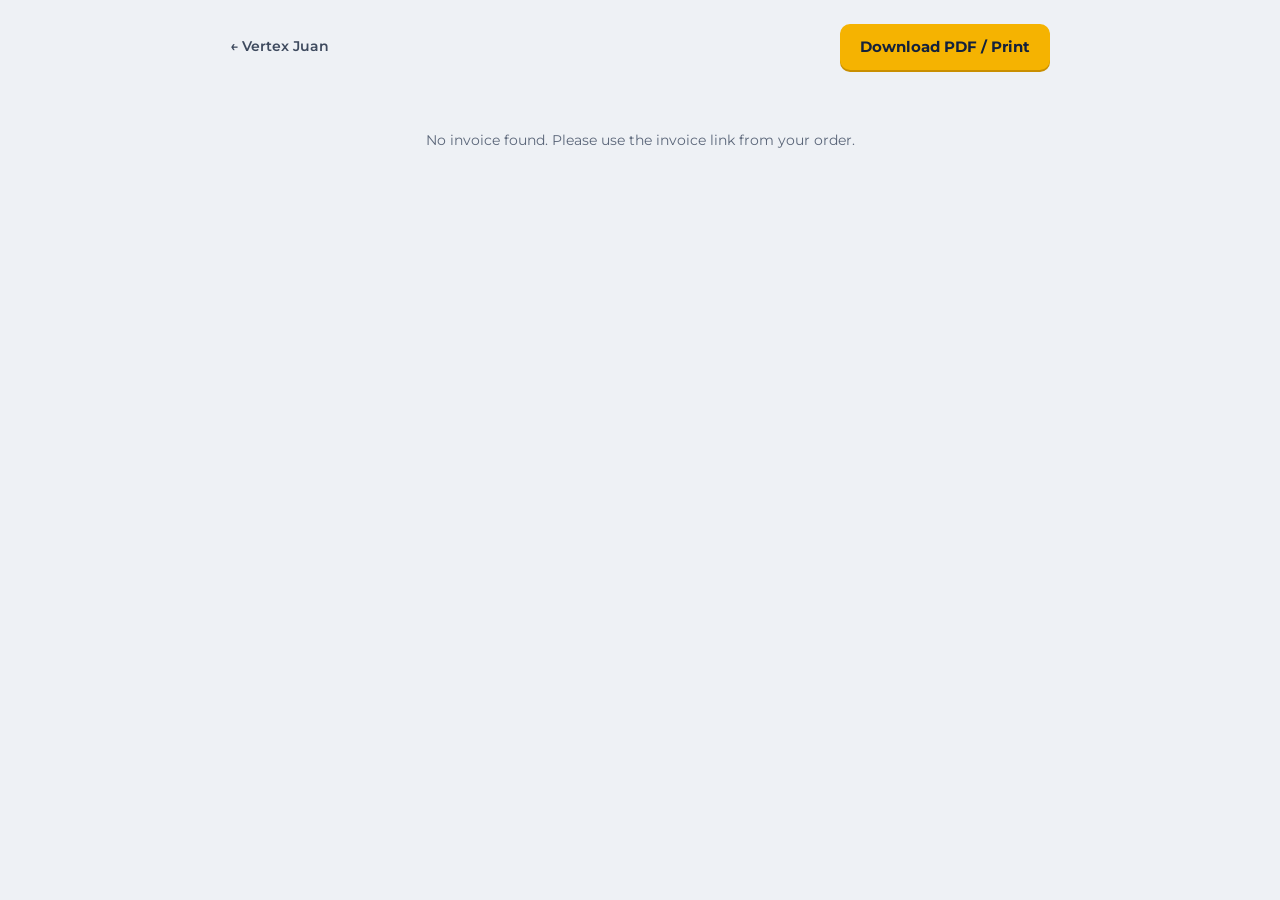
<file: invoice.html>
<!doctype html>
<html lang="en">
<head>
<meta charset="utf-8">
<meta name="viewport" content="width=device-width, initial-scale=1">
<title>Invoice | Vertex Juan</title>
<link rel="icon" type="image/png" href="favicon.png">
<link rel="apple-touch-icon" href="apple-touch-icon.png">
<meta name="robots" content="noindex, nofollow">
<link rel="preconnect" href="https://fonts.googleapis.com">
<link rel="preconnect" href="https://fonts.gstatic.com" crossorigin>
<link href="https://fonts.googleapis.com/css2?family=Bebas+Neue&family=Montserrat:wght@400;500;600;700;800&display=swap" rel="stylesheet">
<style>
:root{--ink:#13213C;--ink-2:#3E4A5E;--ink-3:#5B6679;--line:#DDE1E8;--bg:#EEF1F5;--navy:#13213C;--cta:#F5B301;--good:#1E7A4F;--warn:#B54708}
*{box-sizing:border-box}html,body{margin:0}
body{background:var(--bg);color:var(--ink);font-family:Montserrat,"Segoe UI",Arial,sans-serif;font-size:14px;line-height:1.55;-webkit-font-smoothing:antialiased}
[hidden]{display:none!important}
.bar{max-width:860px;margin:24px auto 0;padding:0 20px;display:flex;flex-wrap:wrap;gap:10px;justify-content:space-between;align-items:center}
.bar a{color:var(--ink-2);font-weight:600;text-decoration:none}
.btn{display:inline-flex;align-items:center;gap:8px;min-height:46px;padding:0 20px;border-radius:10px;border:0;font:inherit;font-weight:700;font-size:15px;cursor:pointer;text-decoration:none}
.btn-cta{background:var(--cta);color:var(--ink);box-shadow:0 2px 0 #C98F00}
.btn-ghost{background:#fff;color:var(--ink);border:1.5px solid var(--ink)}
.sheet{max-width:860px;margin:16px auto 40px;background:#fff;border-radius:16px;box-shadow:0 30px 70px -40px rgba(19,33,60,.5);overflow:hidden}
.top{display:flex;justify-content:space-between;gap:24px;padding:36px 40px;background:var(--navy);color:#fff}
.brand{display:flex;gap:16px;align-items:center}
.brand img{width:72px;height:72px;border-radius:14px;background:#13213C}
.brand b{display:block;font-family:"Bebas Neue",Impact,sans-serif;font-weight:400;font-size:30px;letter-spacing:.02em;line-height:1}
.brand b span{color:var(--cta)}
.brand small{display:block;color:#AEB9CC;font-size:12px;margin-top:4px}
.ttl{text-align:right}
.ttl h1{margin:0;font-family:"Bebas Neue",Impact,sans-serif;font-weight:400;font-size:52px;line-height:.9;letter-spacing:.02em}
.ttl p{margin:6px 0 0;color:#C3CCDC;font-size:13px}
.ttl p b{color:#fff}
.status{display:inline-block;margin-top:10px;padding:6px 12px;border-radius:999px;font-size:12px;font-weight:800;letter-spacing:.06em;text-transform:uppercase}
.status.pending{background:#FEF0C7;color:var(--warn)}
.status.paid{background:#D1FADF;color:var(--good)}
.body{padding:32px 40px 36px}
.cols{display:grid;grid-template-columns:1fr 1fr;gap:24px;margin-bottom:28px}
.cols h3{margin:0 0 6px;font-size:11px;letter-spacing:.14em;text-transform:uppercase;color:var(--ink-3)}
.cols p{margin:0;color:var(--ink-2)}
.cols p b{color:var(--ink)}
table{width:100%;border-collapse:collapse}
th{text-align:left;font-size:11px;letter-spacing:.12em;text-transform:uppercase;color:var(--ink-3);padding:10px 0;border-bottom:2px solid var(--ink)}
th:last-child,td:last-child{text-align:right}
td{padding:16px 0;border-bottom:1px solid var(--line);vertical-align:top}
td b{display:block;font-size:15px}td small{color:var(--ink-3)}
.tot{margin-left:auto;width:min(340px,100%);margin-top:18px}
.tot div{display:flex;justify-content:space-between;padding:7px 0;color:var(--ink-2)}
.tot .paid b{color:var(--good)}
.tot .due{border-top:2px solid var(--ink);margin-top:6px;padding-top:12px;font-weight:800;color:var(--ink);font-size:16px}
.note{margin-top:28px;padding:16px 18px;border-radius:12px;background:#F6F7F9;border:1px solid var(--line);color:var(--ink-2);font-size:13px}
.note b{color:var(--ink)}
.foot{padding:18px 40px;border-top:1px solid var(--line);display:flex;flex-wrap:wrap;justify-content:space-between;gap:8px;color:var(--ink-3);font-size:12px}
.totwrap{position:relative}.stamp{position:absolute;left:10px;top:24px;transform:rotate(-12deg);border:3px solid var(--good);color:var(--good);border-radius:10px;padding:6px 16px;font-family:"Bebas Neue",Impact,sans-serif;font-size:40px;letter-spacing:.06em;opacity:.85}
.sheet{position:relative}
/* builder */
.builder{max-width:860px;margin:16px auto 40px;background:#fff;border-radius:16px;padding:28px 32px}
.builder h1{font-family:"Bebas Neue",Impact,sans-serif;font-weight:400;font-size:44px;margin:0 0 4px}
.builder p{color:var(--ink-2);margin:0 0 18px}
.builder label{display:block;font-weight:600;margin-bottom:12px}
.builder input,.builder select,.builder textarea{display:block;width:100%;margin-top:5px;padding:11px 12px;border:1px solid var(--line);border-radius:9px;font:inherit;font-weight:400;background:#F6F7F9}
.g2{display:grid;grid-template-columns:1fr 1fr;gap:0 14px}
@media (max-width:640px){.top,.cols,.g2{grid-template-columns:1fr;display:grid}.ttl{text-align:left}.body,.top{padding:24px}.stamp{display:none}}
@media print{body{background:#fff}.bar,.builder{display:none!important}.sheet{margin:0;box-shadow:none;border-radius:0;max-width:none}.top{-webkit-print-color-adjust:exact;print-color-adjust:exact}.status,.note,.stamp{-webkit-print-color-adjust:exact;print-color-adjust:exact}@page{margin:12mm}}
.share{max-width:860px;margin:16px auto 0;padding:16px 20px;background:#FFF8E1;border:1px solid #F1D98A;border-radius:14px}
.share p{margin:0 0 10px;font-size:14px}
.share-row{display:flex;gap:10px;flex-wrap:wrap}.share-row input{flex:1;min-width:200px;font:inherit;font-size:13px;padding:10px 12px;border:1px solid var(--line);border-radius:10px}
.paybox{margin-top:24px;display:flex;flex-wrap:wrap;gap:14px 24px;align-items:center;justify-content:space-between;padding:18px 20px;border-radius:14px;background:#FFF8E1;border:1.5px solid #F1D98A}
.paybox b{display:block;font-size:16px}.paybox span{font-size:14px;color:var(--ink-2)}
.pay-btns{display:flex;gap:10px;flex-wrap:wrap}
@media print{.share,.paybox{display:none!important}}
</style>
</head>
<body>
<div class="bar"><a href="index.html">&larr; Vertex Juan</a><span><button class="btn btn-ghost" type="button" id="markPaid" hidden>Mark as paid</button> <button class="btn btn-cta" type="button" onclick="window.print()">Download PDF / Print</button></span></div>

<form class="builder" id="builder" hidden>
  <h1>Create an invoice</h1>
  <p>Create a custom invoice in seconds. Choose "Awaiting payment" to give your client a link they can pay right from the invoice, by Wise transfer or card.</p>
  <div class="g2"><label>Invoice / order number<input name="ref" required></label><label>Date<input name="date" type="date" required></label></div>
  <div class="g2"><label>Client name<input name="name" required></label><label>Client email<input name="email" type="email"></label></div>
  <label>Business name<input name="biz"></label>
  <label>Items (one per line: description | price)<textarea name="items" rows="3" placeholder="Starter website | 100"></textarea></label>
  <div class="g2"><label>Status<select name="status"><option value="due">Awaiting payment (client pays from the invoice)</option><option value="paid">Payment received</option><option value="pending">Payment pending confirmation</option></select></label><label><span data-amt-label>Amount to collect now (USD)</span><input name="paid" type="number" step="0.01" min="0" required></label></div>
  <div class="g2"><label>Payment method<select name="method"><option value="any">Client chooses (Wise or card)</option><option value="wise">Wise transfer (USD)</option><option value="stripe">Card (Stripe)</option></select></label><label>Due date (optional)<input name="due" type="date"></label></div>
  <button class="btn btn-cta" type="submit">Generate invoice</button>
</form>

<div class="share" id="share" hidden>
  <p><b>Invoice ready.</b> Send this link to your client. They can view it, download it and pay it.</p>
  <div class="share-row"><input id="shareUrl" readonly aria-label="Client invoice link"><button class="btn btn-cta" type="button" id="copyLink">Copy client link</button></div>
</div>

<article class="sheet" id="sheet" hidden>
  <header class="top">
    <div class="brand"><img src="vertex-juan-logo.png" alt=""><span><b>Vertex <span>Juan</span></b><small>Web design, local SEO and virtual assistance</small><small>jnmagatva@gmail.com</small></span></div>
    <div class="ttl"><h1>Invoice</h1><p>No. <b data-f="ref"></b></p><p>Issued <b data-f="date"></b></p><span class="status" data-f="statusTag"></span></div>
  </header>
  <div class="body">
    <div class="cols">
      <div><h3>Billed to</h3><p><b data-f="name"></b><br><span data-f="biz"></span><span data-f="email"></span></p></div>
      <div><h3>Payment</h3><p>Method: <b data-f="method">Wise transfer (USD)</b><br>Terms: <span data-f="terms"></span><span data-f="dueLine"></span></p></div>
    </div>
    <table><thead><tr><th>Description</th><th>Amount (USD)</th></tr></thead><tbody data-f="lines"></tbody></table>
    <div class="totwrap"><div class="stamp" data-f="stamp" hidden>Paid</div>
    <div class="tot">
      <div><span>Subtotal</span><b data-f="total"></b></div>
      <div class="paid"><span data-f="paidLabel">Amount paid</span><b data-f="paid"></b></div>
      <div class="due"><span data-f="balLabel">Balance due</span><span data-f="balance"></span></div>
    </div></div>
    <div class="paybox" data-f="paybox" hidden>
      <div><b>Pay this invoice</b><span data-f="payText"></span></div>
      <div class="pay-btns"><a class="btn btn-cta" data-pay="stripe" target="_blank" rel="noopener" hidden>Pay by card</a><a class="btn btn-ghost" data-pay="wise" target="_blank" rel="noopener" hidden>Pay with Wise</a></div>
    </div>
    <div class="note" data-f="note"></div>
  </div>
  <footer class="foot"><span>Vertex Juan &middot; Mariveles, Bataan, Philippines</span><span>Thank you for your business.</span></footer>
</article>

<script>
(function(){
  /* ---- PAYMENT SETTINGS (keep the same as checkout.html) ---- */
  var WISE='https://wise.com/pay/me/johnnikkoreyesm';
  var STRIPE_LINKS={};   // exact-amount Stripe Payment Links, e.g. {"200":"https://buy.stripe.com/..."}
  var STRIPE_FLEX='';    // Stripe Payment Link with "Customers choose what to pay"
  function stripeUrl(amt,email,ref){var key=String(+(+amt).toFixed(2)),base=STRIPE_LINKS[key]||STRIPE_FLEX;if(!base)return '';
    var u=new URL(base);if(email)u.searchParams.set('prefilled_email',email);u.searchParams.set('client_reference_id',String(ref).replace(/[^A-Za-z0-9_-]/g,'-'));return u.href;}
  var METHODS={wise:'Wise transfer (USD)',stripe:'Card (Stripe)',any:'Wise transfer or card'};
  function money(n){return '$'+(+n||0).toLocaleString('en-US',{minimumFractionDigits:2,maximumFractionDigits:2});}
  function esc(s){return String(s==null?'':s).replace(/[&<>"]/g,function(c){return {'&':'&amp;','<':'&lt;','>':'&gt;','"':'&quot;'}[c];});}
  function decode(h){try{return JSON.parse(decodeURIComponent(escape(atob(h))));}catch(e){return null;}}
  function encode(o){return btoa(unescape(encodeURIComponent(JSON.stringify(o))));}
  function show(d){
    var isDue=d.status==='due';
    var total=d.items.reduce(function(s,i){return s+(+i.price||0);},0),paid=isDue?0:(+d.paid||0),bal=Math.max(0,Math.round((total-paid)*100)/100),isPaid=d.status==='paid';
    var set=function(k,v,html){document.querySelectorAll('[data-f="'+k+'"]').forEach(function(el){if(html)el.innerHTML=v;else el.textContent=v;});};
    set('ref',d.ref);set('date',new Date(d.date+'T12:00:00').toLocaleDateString('en-US',{year:'numeric',month:'long',day:'numeric'}));
    set('name',d.name);set('biz',d.biz?d.biz+'\n':'');set('email',d.email||'');
    document.querySelector('[data-f="biz"]').innerHTML=d.biz?esc(d.biz)+'<br>':'';
    set('method',METHODS[d.method]||METHODS.wise);
    document.querySelector('[data-f="dueLine"]').innerHTML=d.due?'<br>Due: <b>'+esc(new Date(d.due+'T12:00:00').toLocaleDateString('en-US',{year:'numeric',month:'long',day:'numeric'}))+'</b>':'';
    set('terms',isDue?((+d.paid||total)<total?'Deposit due now, balance due before launch':'Due in full'):(bal>0?'50% deposit to start, balance due before launch':'Paid in full'));
    set('lines',d.items.map(function(i){return '<tr><td><b>'+esc(i.name)+'</b>'+(i.desc?'<small>'+esc(i.desc)+'</small>':'')+'</td><td>'+money(i.price)+'</td></tr>';}).join(''),true);
    set('total',money(total));set('paid',money(paid));set('balance',money(bal));
    set('paidLabel',isPaid?(bal>0?'Deposit paid':'Paid'):'Payment submitted');
    var tag=document.querySelector('[data-f="statusTag"]');tag.className='status '+(isPaid?'paid':'pending');
    tag.textContent=isPaid?(bal>0?'Deposit received':'Paid in full'):'Payment pending confirmation';
    var st=document.querySelector('[data-f="stamp"]');st.hidden=!isPaid;st.textContent=bal>0?'Deposit paid':'Paid in full';
    set('balLabel',isPaid?'Balance due':'Balance after this payment');
    set('note',isPaid?'<b>Payment received.</b> This invoice confirms a payment of '+money(paid)+' USD for order '+esc(d.ref)+'. Your payment receipt is your proof of the transaction.'+(bal>0?' The remaining '+money(bal)+' USD is due before your website goes live.':'')
      :'<b>Payment submitted.</b> You chose to pay '+money(paid)+' USD by '+(d.method==='stripe'?'card':'Wise transfer')+' for order '+esc(d.ref)+'. Keep the payment receipt you receive by email as proof of the transfer. Once I confirm the payment has arrived, I\'ll send you an updated invoice marked as paid.',true);
    var box=document.querySelector('[data-f="paybox"]');box.hidden=!isDue;
    if(isDue){var now=+d.paid||total,m=d.method||'any',s=(m!=='wise')?stripeUrl(now,d.email,d.ref):'',w=(m!=='stripe')?WISE+'?currency=USD&amount='+now.toFixed(2):'';
      set('payText','Amount due now: '+money(now)+' USD. Paying takes about a minute.');
      var sb=document.querySelector('[data-pay="stripe"]'),wb=document.querySelector('[data-pay="wise"]');
      sb.hidden=!s;if(s)sb.href=s;wb.hidden=!w;if(w)wb.href=w;
      if(!s&&!w)set('payText','Amount due now: '+money(now)+' USD. Reply to the invoice email to arrange payment.');
      set('paidLabel','Amount due now');set('paid',money(now));set('balLabel','Balance after this payment');set('balance',money(Math.max(0,total-now)));
      tag.className='status pending';tag.textContent='Awaiting payment';
      set('note','<b>How to pay.</b> Use the button above to pay '+money(now)+' USD for invoice '+esc(d.ref)+'. Your payment receipt is your proof of payment, and I&rsquo;ll send an updated invoice marked as paid once it arrives.',true);}
    document.title='Invoice '+d.ref+' | Vertex Juan';
    document.getElementById('sheet').hidden=false;
  }
  var h=location.hash.slice(1),d=h?decode(h):null;
  var owner=/[?&]owner\b/.test(location.search);
  if(d&&d.items){show(d);
    if(owner){document.getElementById('share').hidden=false;document.getElementById('shareUrl').value=location.origin+location.pathname+'#'+h;}
    if(owner&&d.status!=='paid'){var b=document.getElementById('markPaid');b.hidden=false;
      b.onclick=function(){if(d.status==='due')d.paid=+d.paid||d.items.reduce(function(s,i){return s+(+i.price||0);},0);d.status='paid';d.date=new Date().toISOString().slice(0,10);location.hash=encode(d);show(d);b.hidden=true;};}
    return;}
  if(!owner){document.body.insertAdjacentHTML('beforeend','<p style="text-align:center;margin:60px 20px;color:#5B6679">No invoice found. Please use the invoice link from your order.</p>');return;}
  // No order data: invoice builder for John (open invoice.html?owner)
  var f=document.getElementById('builder');f.hidden=false;f.date.value=new Date().toISOString().slice(0,10);
  var n=new Date();f.ref.value='JN-'+String(n.getFullYear()).slice(2)+String(n.getMonth()+1).padStart(2,'0')+String(n.getDate()).padStart(2,'0')+'-'+Math.random().toString(36).slice(2,6).toUpperCase();
  f.status.addEventListener('change',function(){document.querySelector('[data-amt-label]').textContent=f.status.value==='due'?'Amount to collect now (USD)':'Amount paid (USD)';});
  f.addEventListener('submit',function(e){e.preventDefault();
    var items=f.items.value.split('\n').map(function(l){var p=l.split('|');return {name:(p[0]||'').trim(),price:parseFloat((p[1]||'').replace(/[^0-9.]/g,''))||0};}).filter(function(i){return i.name;});
    var o={ref:f.ref.value.trim(),date:f.date.value,name:f.name.value.trim(),email:f.email.value.trim(),biz:f.biz.value.trim(),items:items,paid:+f.paid.value,status:f.status.value,method:f.method.value,due:f.due.value};
    var hh=encode(o);location.hash=hh;f.hidden=true;show(o);
    document.getElementById('share').hidden=false;document.getElementById('shareUrl').value=location.origin+location.pathname+'#'+hh;});
  document.getElementById('copyLink').addEventListener('click',function(){var i=document.getElementById('shareUrl'),btn=this;i.select();
    var ok=function(){btn.textContent='Copied';};
    if(navigator.clipboard)navigator.clipboard.writeText(i.value).then(ok,function(){document.execCommand('copy');ok();});else{document.execCommand('copy');ok();}});
})();
</script>
</body>
</html>
</file>
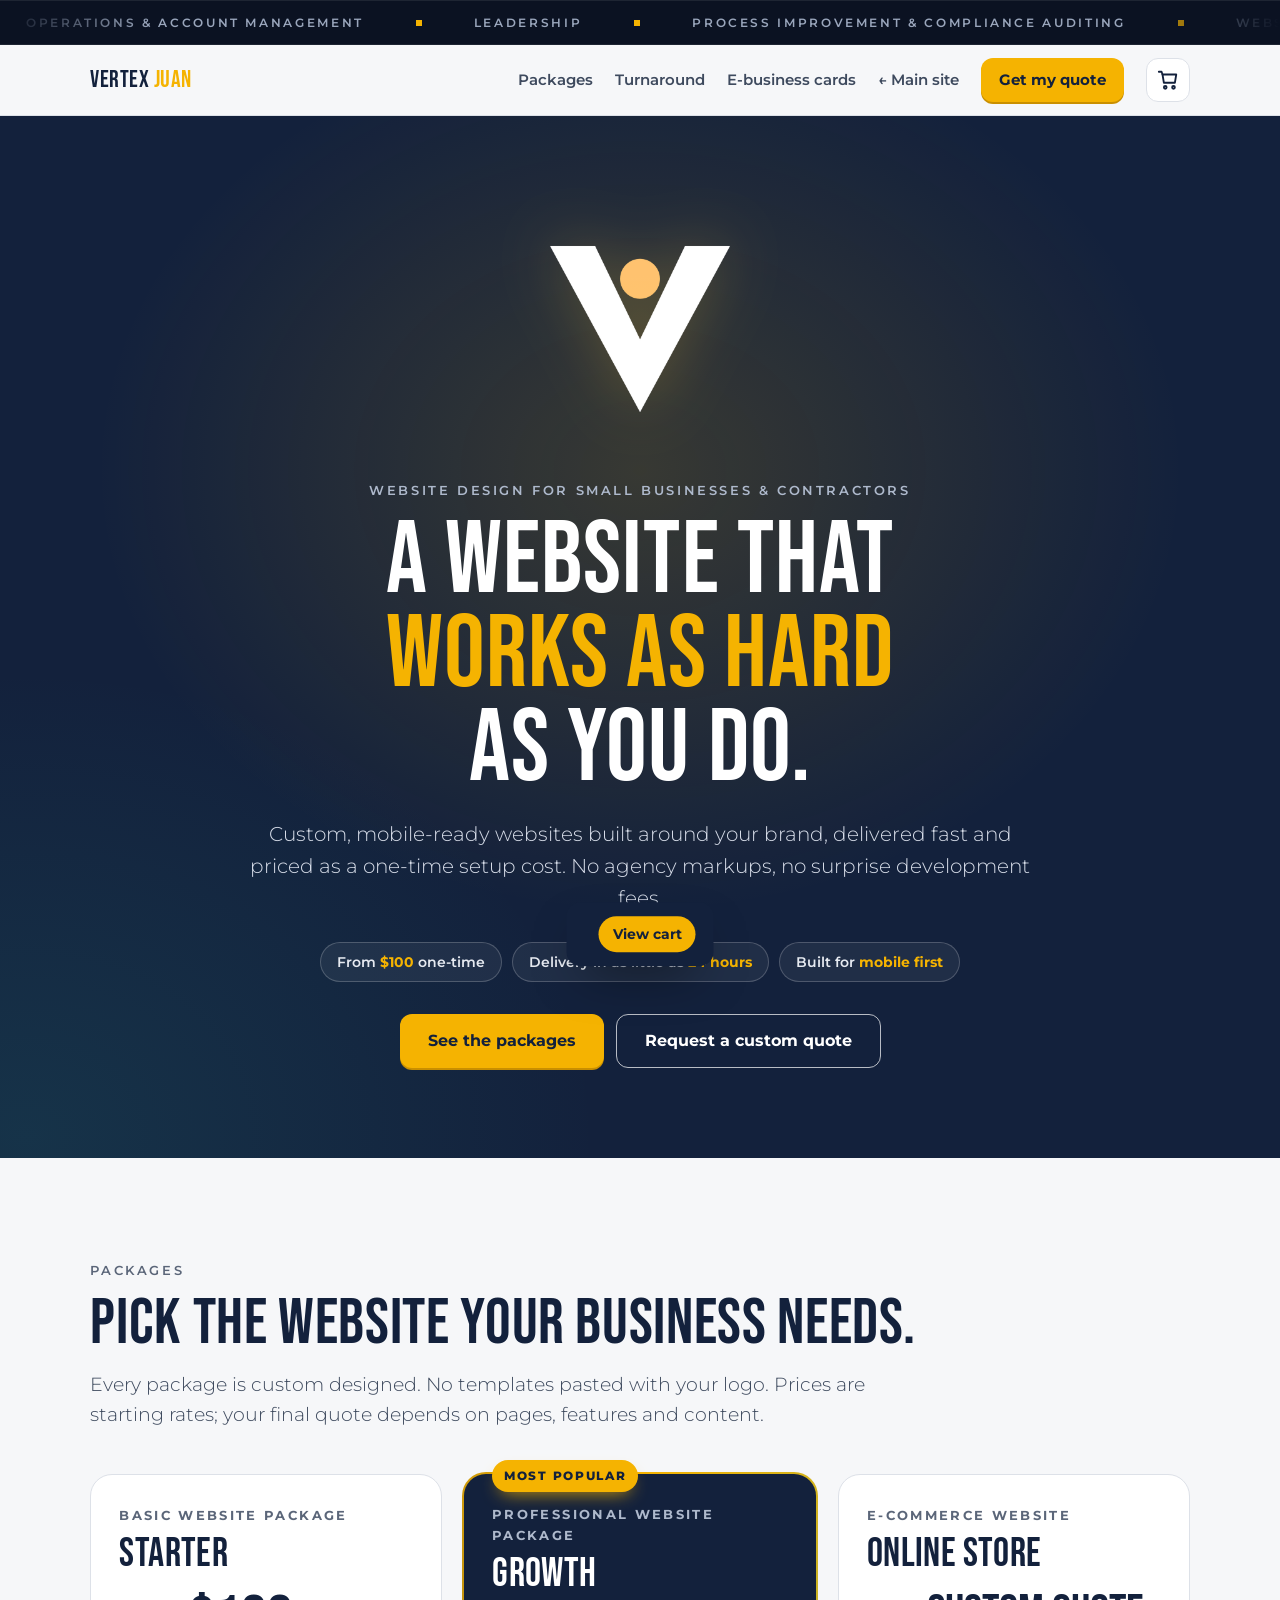
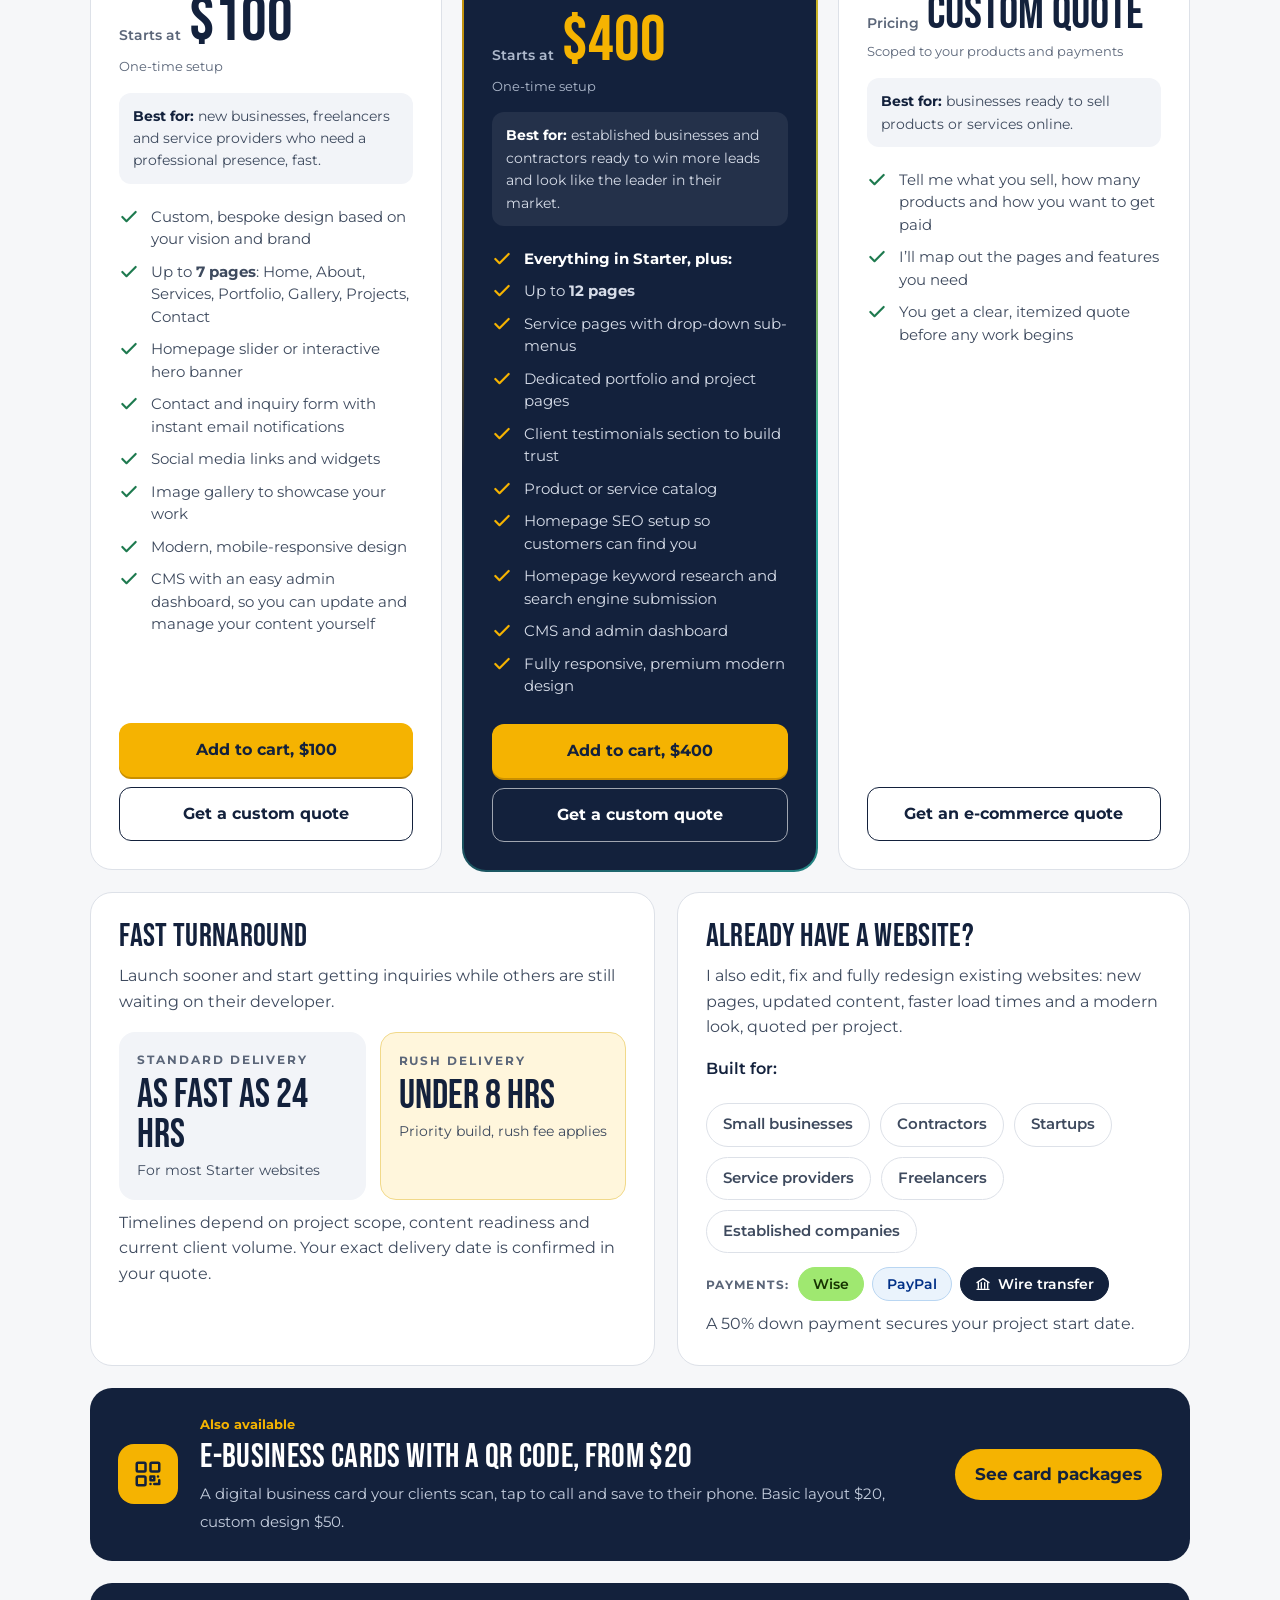
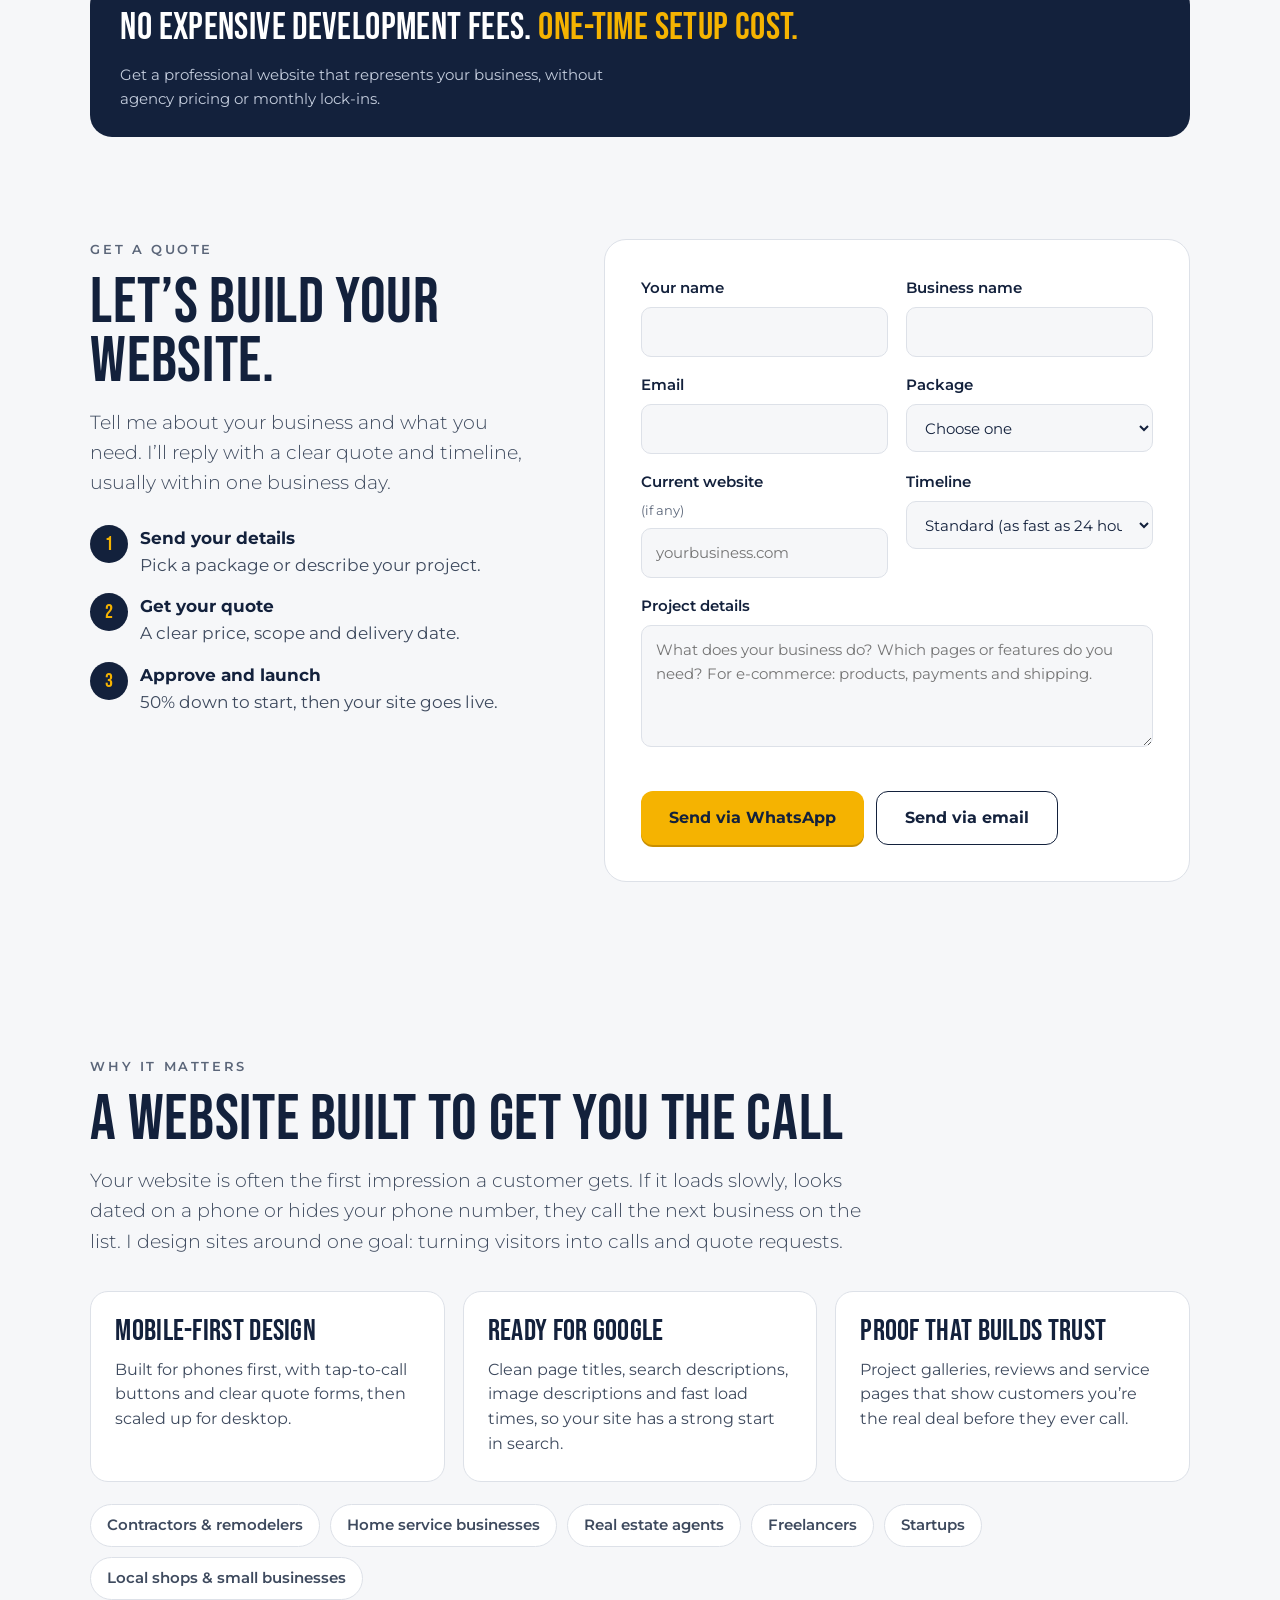
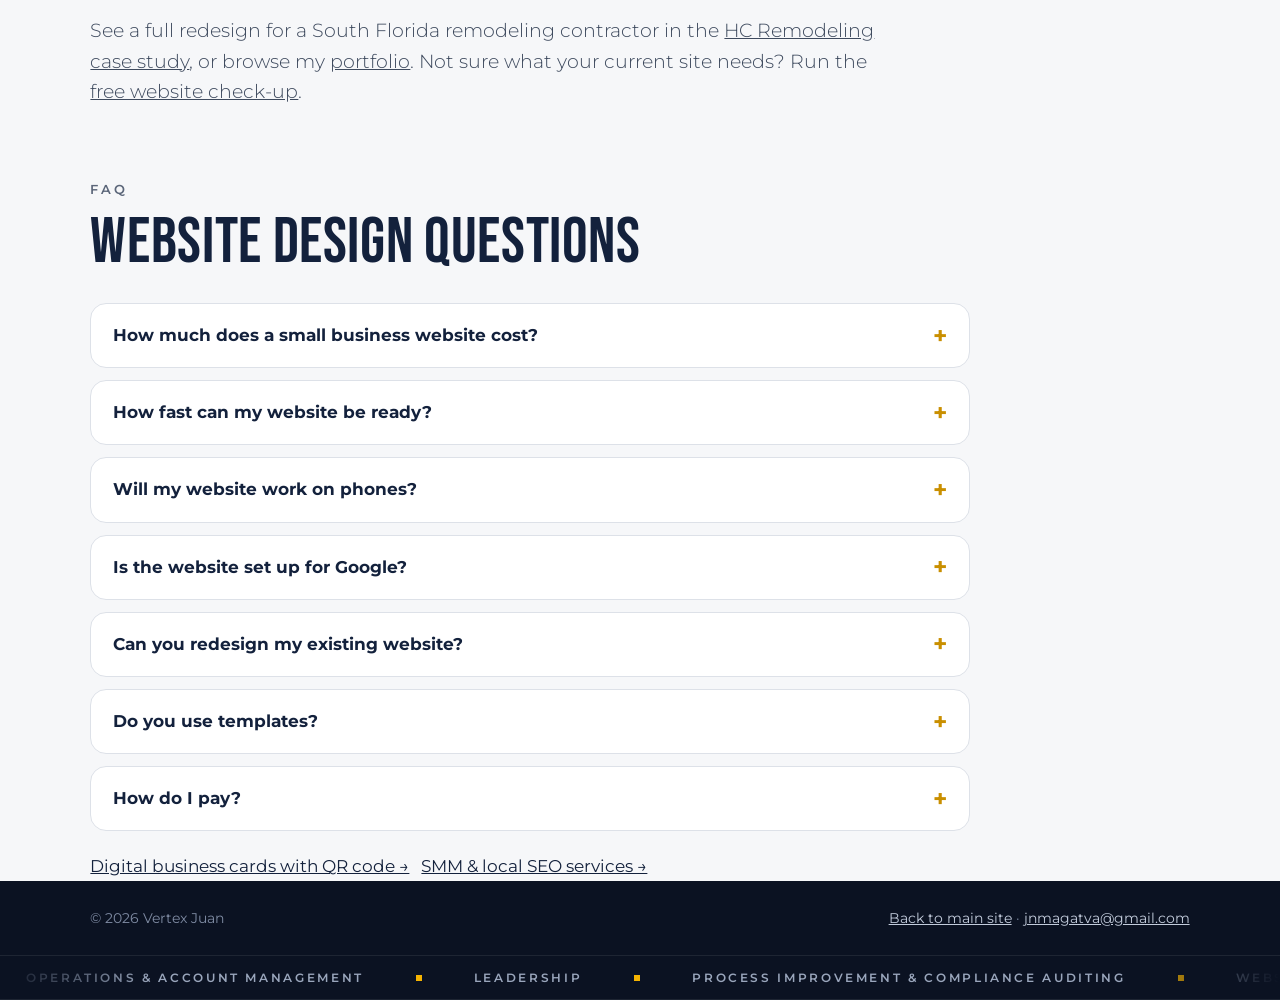
<file: pricing.html>
<!doctype html>
<html lang="en" class="js">
<head>
<meta charset="utf-8">
<meta name="viewport" content="width=device-width, initial-scale=1, viewport-fit=cover">
<title>Website Design for Small Businesses &amp; Contractors | Vertex Juan</title>
<link rel="canonical" href="https://jnmagatva.github.io/jndigitalsolutions/pricing.html">
<meta property="og:type" content="website">
<meta property="og:site_name" content="Vertex Juan">
<meta property="og:title" content="Website Design for Small Businesses &amp; Contractors | Vertex Juan">
<meta property="og:description" content="Custom, mobile-first website design from $100 one-time. Starter and Growth packages for small businesses and contractors, plus redesigns and e-commerce.">
<meta property="og:url" content="https://jnmagatva.github.io/jndigitalsolutions/pricing.html">
<meta property="og:image" content="https://jnmagatva.github.io/jndigitalsolutions/vertex-juan-logo.png">
<meta name="twitter:card" content="summary_large_image">
<link rel="icon" type="image/png" href="favicon.png">
<link rel="apple-touch-icon" href="apple-touch-icon.png">
<meta name="description" content="Custom, mobile-first website design from $100 one-time. Starter and Growth packages for small businesses and contractors, plus redesigns and e-commerce.">
<link rel="preconnect" href="https://fonts.googleapis.com">
<link rel="preconnect" href="https://fonts.gstatic.com" crossorigin>
<link href="https://fonts.googleapis.com/css2?family=Bebas+Neue&family=Montserrat:wght@300;400;500;600;700;800&display=swap" rel="stylesheet">
<style>
:root{
  --bg:#F6F7F9;--surface:#fff;--line:#DDE1E8;--ink:#13213C;--ink-2:#3E4A5E;--ink-3:#5B6679;
  --navy:#13213C;--navy-2:#1D2E50;--deep:#0B1222;--navy-text:#C3CCDC;
  --cta:#F5B301;--cta-hover:#FFC62E;--cta-ink:#13213C;--good:#1E7A4F;
  --display:"Bebas Neue","Oswald","Arial Narrow",Impact,sans-serif;
  --body:"Montserrat","Segoe UI",Helvetica,Arial,sans-serif;
  --pad:clamp(20px,5.5vw,88px);
}
*,*::before,*::after{box-sizing:border-box}
html{scroll-behavior:smooth;scroll-padding-top:84px;font-synthesis-weight:none}
@media (prefers-reduced-motion:reduce){html{scroll-behavior:auto}*{animation:none!important;transition:none!important}}
body{margin:0;background:var(--bg);color:var(--ink);font-family:var(--body);font-size:17px;line-height:1.6;-webkit-font-smoothing:antialiased}
h1,h2,h3,p,ul{margin:0}ul{padding:0;list-style:none}
a{color:inherit}img{max-width:100%;display:block}
:focus-visible{outline:3px solid #2F6FEB;outline-offset:3px;border-radius:6px}
.wrap{max-width:1240px;margin:0 auto;padding-inline:var(--pad)}
.display{font-family:var(--display);font-weight:400;letter-spacing:.01em;line-height:.92;text-transform:uppercase}
.kicker{font-size:13px;font-weight:600;letter-spacing:.2em;text-transform:uppercase;color:var(--ink-3);margin-bottom:14px}
.btn{position:relative;overflow:hidden;display:inline-flex;align-items:center;justify-content:center;gap:10px;min-height:54px;padding:0 28px;border-radius:12px;font:inherit;font-weight:700;font-size:16px;text-decoration:none;border:0;cursor:pointer;transition:transform .2s ease,box-shadow .25s ease,background .2s ease,color .2s ease}
.btn::after{content:"";position:absolute;top:0;left:-60%;width:40%;height:100%;background:linear-gradient(100deg,transparent,rgba(255,255,255,.55),transparent);transform:skewX(-20deg);transition:left .6s ease;pointer-events:none}
.btn:hover::after{left:130%}
.btn-cta{background:var(--cta);color:var(--cta-ink);box-shadow:0 2px 0 #C98F00}
.btn-cta:hover{background:var(--cta-hover);transform:translateY(-3px);box-shadow:0 5px 0 #C98F00,0 16px 30px -12px rgba(245,179,1,.8)}
.btn-ghost{background:transparent;color:var(--ink);border:1.5px solid var(--ink)}
.btn-ghost:hover{transform:translateY(-3px);box-shadow:0 14px 26px -14px rgba(19,33,60,.6)}
.btn-sm{min-height:44px;padding:0 18px;font-size:15px}

/* Marquee */
.marquee{background:var(--deep);border-top:1px solid rgba(255,255,255,.08);border-bottom:1px solid rgba(255,255,255,.08);padding:12px 0;overflow:hidden}
.marquee-in{display:flex;overflow:hidden;-webkit-mask-image:linear-gradient(90deg,transparent,#000 12%,#000 88%,transparent);mask-image:linear-gradient(90deg,transparent,#000 12%,#000 88%,transparent)}
.marquee-track{display:flex;flex:none;align-items:center;margin:0;padding:0;list-style:none;animation:marquee 40s linear infinite}
.marquee-track li{display:flex;align-items:center;white-space:nowrap;font-size:12px;font-weight:600;letter-spacing:.22em;text-transform:uppercase;color:#9AA6BC;padding:0 26px}
.marquee-track li::after{content:"";width:6px;height:6px;background:var(--cta);margin-left:52px;flex:none}
.marquee:hover .marquee-track{animation-play-state:paused}
.marquee-bottom .marquee-track{animation-direction:reverse}
@keyframes marquee{from{transform:translateX(0)}to{transform:translateX(-100%)}}

/* Header */
.top{position:sticky;top:0;z-index:20;background:rgba(246,247,249,.94);backdrop-filter:blur(8px);border-bottom:1px solid var(--line)}
.top .wrap{height:70px;display:flex;align-items:center;justify-content:space-between;gap:16px}
.logo{font-family:var(--display);font-size:24px;letter-spacing:.02em;text-decoration:none;white-space:nowrap}
.logo span{color:var(--cta)}
.top-nav{display:flex;align-items:center;gap:22px;font-weight:600;font-size:15px}
.top-nav a:not(.btn){text-decoration:none;color:var(--ink-2);white-space:nowrap}
.top-nav a:not(.btn):hover{color:var(--ink)}
@media (max-width:700px){.top-nav a:not(.btn){display:none}}

/* Hero */
.hero{position:relative;overflow:hidden;background:var(--navy);color:#fff;text-align:center;isolation:isolate}
.hero::before{content:"";position:absolute;inset:-30%;z-index:-1;background:radial-gradient(38% 38% at 50% 40%,rgba(245,179,1,.16),transparent 70%),radial-gradient(40% 40% at 20% 80%,rgba(43,181,166,.12),transparent 70%);animation:drift 14s ease-in-out infinite alternate}
@keyframes drift{from{transform:translate(-3%,0)}to{transform:translate(3%,4%)}}
.hero .wrap{padding-block:clamp(48px,7vw,88px) clamp(56px,7vw,96px);display:flex;flex-direction:column;align-items:center}
.hero-logo{width:clamp(170px,22vw,250px);mix-blend-mode:screen;filter:drop-shadow(0 0 30px rgba(245,179,1,.25));animation:breathe 6s ease-in-out infinite}
@keyframes breathe{0%,100%{transform:scale(.95)}50%{transform:scale(1.05);filter:drop-shadow(0 0 44px rgba(245,179,1,.45))}}
.hero .kicker{color:#AEB9CC;margin-top:26px}
.hero h1{font-size:clamp(52px,8vw,104px);max-width:14ch}
.hero h1 em{font-style:normal;color:var(--cta)}
.hero p.sub{color:#D6DCE8;font-weight:300;font-size:clamp(17px,1.6vw,20px);max-width:62ch;margin-top:20px}
.hero-pills{display:flex;flex-wrap:wrap;justify-content:center;gap:10px;margin-top:28px}
.hero-pills li{border:1px solid rgba(255,255,255,.2);background:rgba(255,255,255,.06);border-radius:999px;padding:8px 16px;font-size:14px;font-weight:600;color:#E6EAF1}
.hero-pills li b{color:var(--cta)}
.hero-actions{display:flex;flex-wrap:wrap;justify-content:center;gap:12px;margin-top:32px}
.hero .btn-ghost{color:#fff;border-color:rgba(255,255,255,.7)}
.hero .btn-ghost:hover{background:#fff;color:var(--ink)}

.section{padding-block:clamp(64px,8vw,112px)}
.h2{font-size:clamp(40px,5vw,66px)}
.lead{color:var(--ink-2);font-weight:300;font-size:clamp(17px,1.5vw,19px);max-width:62ch;margin-top:16px}

/* Packages */
.plans{display:grid;grid-template-columns:repeat(3,minmax(0,1fr));gap:22px;margin-top:44px;align-items:stretch}
.plan{position:relative;display:flex;flex-direction:column;background:var(--surface);border:1px solid var(--line);border-radius:22px;padding:30px 28px 28px;isolation:isolate;transition:transform .4s cubic-bezier(.2,.8,.2,1),box-shadow .4s ease}
.plan:hover{transform:translateY(-6px);box-shadow:0 30px 60px -32px rgba(19,33,60,.55)}
@property --ang{syntax:"<angle>";inherits:false;initial-value:0deg}
.plan.pop{border:0;background:var(--navy);color:#fff}
.plan.pop::before{content:"";position:absolute;inset:-2px;z-index:-1;border-radius:24px;background:conic-gradient(from var(--ang),#F5B301,#2BB5A6,#13213C,#F5B301);animation:spin 5s linear infinite}
.plan.pop::after{content:"";position:absolute;inset:0;z-index:-1;border-radius:22px;background:var(--navy)}
@keyframes spin{to{--ang:360deg}}
.badge{position:absolute;top:-14px;left:28px;background:var(--cta);color:var(--cta-ink);font-size:12px;font-weight:800;letter-spacing:.14em;text-transform:uppercase;padding:6px 12px;border-radius:999px;box-shadow:0 8px 18px -8px rgba(245,179,1,.9)}
.plan .tier{font-size:13px;font-weight:700;letter-spacing:.18em;text-transform:uppercase;color:var(--ink-3)}
.plan.pop .tier{color:#AEB9CC}
.plan h3{font-family:var(--display);font-weight:400;font-size:40px;letter-spacing:.01em;line-height:1;margin-top:8px}
.price{display:flex;align-items:baseline;gap:8px;margin-top:18px}
.price small{font-size:14px;font-weight:600;color:var(--ink-3)}
.plan.pop .price small{color:#AEB9CC}
.price b{font-family:var(--display);font-weight:400;font-size:64px;line-height:.9;color:var(--ink)}
.plan.pop .price b{color:var(--cta)}
.price-note{font-size:13px;color:var(--ink-3);margin-top:6px}
.plan.pop .price-note{color:#AEB9CC}
.best{margin-top:16px;padding:12px 14px;border-radius:12px;background:#F2F4F8;font-size:14px;color:var(--ink-2)}
.plan.pop .best{background:rgba(255,255,255,.07);color:#D6DCE8}
.best b{color:var(--ink)}.plan.pop .best b{color:#fff}
.feat{display:grid;gap:10px;margin:22px 0 26px}
.feat li{display:grid;grid-template-columns:22px 1fr;gap:10px;font-size:15px;line-height:1.5;color:var(--ink-2)}
.plan.pop .feat li{color:#D6DCE8}
.feat li svg{width:20px;height:20px;margin-top:1px;color:var(--good)}
.plan.pop .feat li svg{color:var(--cta)}
.feat li.inc{font-weight:700;color:var(--ink)}
.plan.pop .feat li.inc{color:#fff}
.feat strong{color:inherit}
.plan .btn{margin-top:auto;width:100%}
.plan.pop .btn-ghost{color:#fff;border-color:rgba(255,255,255,.6)}

/* Extras */
.extras{display:grid;grid-template-columns:1.1fr 1fr;gap:22px;margin-top:22px}
.box{background:var(--surface);border:1px solid var(--line);border-radius:22px;padding:28px}
.box h3{font-family:var(--display);font-weight:400;font-size:32px;letter-spacing:.01em;line-height:1}
.box p{color:var(--ink-2);margin-top:10px;font-size:16px}
.speed{display:grid;grid-template-columns:repeat(2,minmax(0,1fr));gap:14px;margin-top:18px}
.speed div{border-radius:16px;padding:18px;background:#F2F4F8}
.speed div.rush{background:#FFF6DC;border:1px solid #F1D98A}
.speed small{display:block;font-size:12px;font-weight:700;letter-spacing:.16em;text-transform:uppercase;color:var(--ink-3)}
.speed b{display:block;font-family:var(--display);font-weight:400;font-size:40px;line-height:1;margin-top:6px}
.speed span{display:block;font-size:14px;color:var(--ink-2);margin-top:4px}
.fine{font-size:13px;color:var(--ink-3);margin-top:12px}
.who{display:flex;flex-wrap:wrap;gap:8px;margin-top:16px}
.who li{border:1px solid var(--line);background:var(--bg);border-radius:999px;padding:7px 14px;font-size:14px;font-weight:600;color:var(--ink-2)}
.value{margin-top:22px;display:flex;flex-wrap:wrap;align-items:center;justify-content:space-between;gap:16px 28px;background:var(--navy);color:#fff;border-radius:22px;padding:26px 30px}
.value b{font-family:var(--display);font-weight:400;font-size:clamp(28px,3vw,38px);letter-spacing:.01em;line-height:1}
.value b em{font-style:normal;color:var(--cta)}
.value p{color:var(--navy-text);font-size:15px;max-width:52ch}
.pay{display:flex;flex-wrap:wrap;align-items:center;gap:8px;margin-top:14px}
.pay span{font-size:12px;font-weight:700;letter-spacing:.12em;text-transform:uppercase;color:var(--ink-3)}
.pay b{font-size:14px;font-weight:600;background:var(--bg);border:1px solid var(--line);border-radius:999px;padding:5px 14px}

/* Quote form */
.quote{display:grid;grid-template-columns:1fr 1.3fr;gap:clamp(28px,5vw,64px);align-items:start}
.form{background:var(--surface);border:1px solid var(--line);border-radius:22px;padding:clamp(22px,3.5vw,36px)}
.grid2{display:grid;grid-template-columns:repeat(2,minmax(0,1fr));gap:16px 18px}
.full{grid-column:1/-1}
.form label{display:flex;flex-direction:column;gap:7px;font-weight:600;font-size:15px}
.form label small{font-weight:400;color:var(--ink-3)}
.form input,.form select,.form textarea{font:inherit;font-weight:400;color:var(--ink);background:var(--bg);border:1.5px solid var(--line);border-radius:10px;padding:12px 14px;min-height:48px;width:100%;transition:border-color .2s ease,box-shadow .2s ease}
.form textarea{resize:vertical}
.form input:focus,.form select:focus,.form textarea:focus{outline:none;border-color:var(--navy);box-shadow:0 0 0 3px rgba(19,33,60,.12)}
.err{color:#B42318;font-weight:600;min-height:1.4em;margin:12px 0 0}
.actions{display:flex;flex-wrap:wrap;gap:12px;margin-top:8px}
.steps{display:grid;gap:14px;margin-top:22px}
.steps li{display:grid;grid-template-columns:38px 1fr;gap:12px;align-items:start;color:var(--ink-2)}
.steps li i{font-style:normal;width:38px;height:38px;border-radius:50%;display:grid;place-items:center;background:var(--navy);color:var(--cta);font-family:var(--display);font-size:20px}
.steps li b{display:block;color:var(--ink)}

footer{background:var(--deep);color:#7F8BA3;font-size:14px}
footer .wrap{padding-block:26px;display:flex;flex-wrap:wrap;justify-content:space-between;gap:8px 24px}
footer a{color:#C3CCDC}

/* Reveal */
.js .rv{opacity:0;translate:0 26px;transition:opacity .7s ease,translate .8s cubic-bezier(.2,.8,.2,1)}
.js .rv.in{opacity:1;translate:none}
@media (prefers-reduced-motion:reduce){.js .rv{opacity:1;translate:none}}

@media (max-width:1024px){.plans{grid-template-columns:1fr 1fr}.plan.custom{grid-column:1/-1}.extras,.quote{grid-template-columns:1fr}}
@media (max-width:700px){.plans,.grid2,.speed{grid-template-columns:1fr}.actions .btn,.hero-actions .btn{width:100%}}

/* payment method labels in brand colors */
.pm{display:inline-flex;align-items:center;gap:7px}
.pm svg{width:16px;height:16px;color:inherit!important;flex:none}
.pm-wise{background:#9FE870!important;border-color:#9FE870!important;color:#163300!important}
.pm-paypal{background:#EAF3FC!important;border-color:#B9D6F2!important;color:#003087!important}
.pm-wire{background:#13213C!important;border-color:#13213C!important;color:#fff!important}
/* ===== Cart ===== */
[hidden]{display:none!important}
.cart-btn{position:relative;display:inline-grid;place-items:center;width:44px;height:44px;border-radius:12px;border:1.5px solid var(--line);background:#fff;color:var(--ink);cursor:pointer;transition:transform .2s ease,border-color .2s ease}
.cart-btn:hover{transform:translateY(-2px);border-color:var(--ink)}
.cart-btn svg{width:22px;height:22px}
.cart-count{position:absolute;top:-7px;right:-7px;min-width:21px;height:21px;padding:0 6px;border-radius:999px;background:var(--cta);color:var(--cta-ink);font-size:12px;font-weight:800;display:grid;place-items:center;transform:scale(0);transition:transform .3s cubic-bezier(.3,1.6,.5,1)}
.cart-count.on{transform:scale(1)}
.cart-btn.bump{animation:bump .5s ease}
@keyframes bump{30%{transform:scale(1.18) rotate(-6deg)}60%{transform:scale(.95)}}
.add-cart{width:100%}.plan .add-cart+.btn{margin-top:10px}
.add-cart.added{background:var(--good)!important;color:#fff!important;border-color:var(--good)!important;box-shadow:none!important}
.cart-veil{position:fixed;inset:0;z-index:90;background:rgba(11,18,34,.55);opacity:0;pointer-events:none;transition:opacity .3s ease}
.cart-panel{position:fixed;top:0;right:0;bottom:0;z-index:91;width:min(420px,100%);background:#fff;color:var(--ink);display:flex;flex-direction:column;transform:translateX(105%);visibility:hidden;transition:transform .45s cubic-bezier(.2,.8,.2,1),visibility 0s linear .45s;box-shadow:-30px 0 80px -30px rgba(0,0,0,.5);padding-bottom:env(safe-area-inset-bottom,0px)}
.cart-open .cart-veil{opacity:1;pointer-events:auto}.cart-open .cart-panel{transform:none;visibility:visible;transition:transform .45s cubic-bezier(.2,.8,.2,1),visibility 0s}
.cart-head{display:flex;align-items:center;justify-content:space-between;padding:22px 24px;border-bottom:1px solid var(--line)}
.cart-head h2{font-family:var(--display);font-weight:400;font-size:34px;letter-spacing:.01em;line-height:1}
.cart-x{width:40px;height:40px;border-radius:10px;border:1px solid var(--line);background:#fff;cursor:pointer;font-size:22px;line-height:1;color:var(--ink)}
.cart-items{flex:1;overflow:auto;padding:8px 24px}
.cart-empty{padding:40px 0;text-align:center;color:var(--ink-3)}
.cart-empty a{color:var(--ink);font-weight:700}
.ci{display:grid;grid-template-columns:1fr auto;gap:6px 14px;padding:18px 0;border-bottom:1px solid var(--line)}
.ci b{font-size:16px}.ci small{display:block;color:var(--ink-3);font-size:13px;margin-top:2px}
.ci .amt{font-weight:800;font-size:16px;text-align:right}
.ci .rm{grid-column:1/-1;justify-self:start;background:none;border:0;padding:0;color:var(--ink-3);font:inherit;font-size:13px;text-decoration:underline;cursor:pointer}
.cart-foot{padding:20px 24px 24px;border-top:1px solid var(--line);background:var(--bg)}
.cart-total{display:flex;justify-content:space-between;align-items:baseline;font-weight:700}
.cart-total b{font-family:var(--display);font-weight:400;font-size:40px;line-height:1}
.cart-foot p{font-size:13px;color:var(--ink-3);margin:6px 0 16px}
.cart-foot .btn{width:100%}
.toast{position:fixed;left:50%;bottom:24px;z-index:95;transform:translate(-50%,140%);background:var(--navy);color:#fff;padding:14px 18px;border-radius:14px;font-weight:600;font-size:15px;display:flex;gap:14px;align-items:center;box-shadow:0 20px 50px -20px rgba(0,0,0,.7);transition:transform .4s cubic-bezier(.2,.8,.2,1)}
.toast.on{transform:translate(-50%,0)}
.toast button{background:var(--cta);color:var(--cta-ink);border:0;border-radius:999px;padding:7px 14px;font:inherit;font-weight:700;font-size:14px;cursor:pointer}

/* E-business card promo */
.ecard-promo{display:grid;grid-template-columns:auto 1fr auto;gap:22px;align-items:center;margin-top:22px;background:var(--navy);color:#fff;border-radius:22px;padding:26px 28px;text-decoration:none;transition:transform .3s ease,box-shadow .3s ease}
.ecard-promo:hover{transform:translateY(-3px);box-shadow:0 24px 50px -26px rgba(19,33,60,.7)}
.ep-ic{width:60px;height:60px;border-radius:16px;background:var(--cta);color:var(--cta-ink);display:grid;place-items:center}
.ep-ic svg{width:30px;height:30px}
.ep-copy small{display:block;font-size:13px;font-weight:700;color:var(--cta)}
.ep-copy b{display:block;font-family:var(--display);font-weight:400;font-size:clamp(26px,3vw,34px);line-height:1.05;letter-spacing:.01em;margin:4px 0 6px}
.ep-copy span{color:#C3CCDC;font-size:15px}
.ep-go{background:var(--cta);color:var(--cta-ink);font-weight:700;padding:12px 20px;border-radius:999px;white-space:nowrap}
@media (max-width:700px){.ecard-promo{grid-template-columns:1fr}.ep-go{text-align:center}}

/* ===== SEO content sections ===== */
.seo-grid{display:grid;grid-template-columns:repeat(3,minmax(0,1fr));gap:18px;margin-top:34px}
.seo-grid article{background:var(--surface);border:1px solid var(--line);border-radius:18px;padding:24px}
.seo-grid h3{font-family:var(--display);font-weight:400;font-size:30px;line-height:1.05;letter-spacing:.01em;margin-bottom:10px;color:var(--ink)}
.seo-grid p{color:var(--ink-2);font-size:15.5px;line-height:1.6}
.seo-list{display:grid;gap:10px;margin-top:14px}
.seo-list li{display:grid;grid-template-columns:22px 1fr;gap:10px;font-size:15px;line-height:1.5;color:var(--ink-2)}
.seo-list li svg{width:20px;height:20px;margin-top:1px;color:var(--good)}
.who{display:flex;flex-wrap:wrap;gap:10px;margin-top:22px}
.who li{background:var(--surface);border:1px solid var(--line);border-radius:999px;padding:9px 16px;font-size:14.5px;font-weight:600;color:var(--ink-2)}
.faq{max-width:880px;margin-top:30px;display:grid;gap:12px}
.faq details{background:var(--surface);border:1px solid var(--line);border-radius:16px;padding:18px 22px}
.faq summary{cursor:pointer;font-weight:700;color:var(--ink);list-style:none;display:flex;justify-content:space-between;align-items:center;gap:16px}
.faq summary::-webkit-details-marker{display:none}
.faq summary::after{content:"+";color:#C98F00;font-size:24px;line-height:1;flex:none}
.faq details[open] summary::after{content:"\2013"}
.faq details p{margin-top:12px;color:var(--ink-2);font-size:16px;line-height:1.65}
.cta-band{background:var(--navy);color:#fff;border-radius:22px;padding:clamp(28px,4vw,52px);margin-top:56px;text-align:center}
.cta-band h2{color:#fff;margin-inline:auto}
.cta-band p{color:var(--navy-text);margin:14px auto 0;max-width:58ch}
.cta-band .btns{display:flex;flex-wrap:wrap;gap:12px;justify-content:center;margin-top:26px}
.btn-line{background:transparent;color:#fff;border:2px solid rgba(255,255,255,.35)}
.btn-line:hover{border-color:#fff}
.seo-sec{padding-top:clamp(40px,6vw,72px)}
@media (max-width:900px){.seo-grid{grid-template-columns:1fr}}
</style>
<script type="application/ld+json">{"@context": "https://schema.org", "@graph": [{"@type": "ProfessionalService", "@id": "https://jnmagatva.github.io/jndigitalsolutions/#business", "name": "Vertex Juan", "url": "https://jnmagatva.github.io/jndigitalsolutions/", "image": "https://jnmagatva.github.io/jndigitalsolutions/vertex-juan-logo.png", "email": "jnmagatva@gmail.com", "telephone": "+639541975243", "founder": {"@type": "Person", "name": "John Nikko M."}, "areaServed": ["South Florida, United States", "Metro Manila, Philippines", "Bataan, Philippines"], "sameAs": ["https://linkedin.com/in/johnnikkomagat"]}, {"@type": "Service", "name": "Website design for small businesses and contractors", "serviceType": "Web design", "description": "Custom, mobile-first website design from $100 one-time. Starter and Growth packages for small businesses and contractors, plus redesigns and e-commerce.", "provider": {"@id": "https://jnmagatva.github.io/jndigitalsolutions/#business"}, "areaServed": ["South Florida, United States", "Metro Manila, Philippines", "Bataan, Philippines"], "url": "https://jnmagatva.github.io/jndigitalsolutions/pricing.html", "offers": [{"@type": "Offer", "name": "Starter website", "price": "100", "priceCurrency": "USD"}, {"@type": "Offer", "name": "Growth website", "price": "400", "priceCurrency": "USD"}]}, {"@type": "FAQPage", "mainEntity": [{"@type": "Question", "name": "How much does a small business website cost?", "acceptedAnswer": {"@type": "Answer", "text": "Starter websites start at $100 and Growth websites at $400, both as a one-time setup cost. E-commerce sites are quoted to your products and payments. Your final quote depends on pages, features and content."}}, {"@type": "Question", "name": "How fast can my website be ready?", "acceptedAnswer": {"@type": "Answer", "text": "Most Starter websites can be delivered in as little as 24 hours once your content is ready. Rush delivery in under 8 hours is available for a fee. Your exact date is confirmed in your quote."}}, {"@type": "Question", "name": "Will my website work on phones?", "acceptedAnswer": {"@type": "Answer", "text": "Yes. Every site is built mobile-first, because most of your customers will find you on their phone."}}, {"@type": "Question", "name": "Is the website set up for Google?", "acceptedAnswer": {"@type": "Answer", "text": "The Growth package includes homepage SEO setup, keyword research and search engine submission. For ongoing visibility on Google Maps and social media, see my SMM and local SEO services."}}, {"@type": "Question", "name": "Can you redesign my existing website?", "acceptedAnswer": {"@type": "Answer", "text": "Yes. I edit, fix and fully redesign existing websites: new pages, updated content, faster load times and a modern look, quoted per project. One recent project took a South Florida remodeling contractor from 1 page to 7."}}, {"@type": "Question", "name": "Do you use templates?", "acceptedAnswer": {"@type": "Answer", "text": "No. Every package is custom designed around your brand. No template pasted with your logo."}}, {"@type": "Question", "name": "How do I pay?", "acceptedAnswer": {"@type": "Answer", "text": "A 50% down payment secures your project start date. I accept Wise, PayPal and wire transfer."}}]}]}</script>
</head>
<body>

<div class="marquee" role="region" aria-label="Areas of expertise"><div class="marquee-in">
  <ul class="marquee-track"><li>Operations &amp; Account Management</li><li>Leadership</li><li>Process Improvement &amp; Compliance Auditing</li><li>Website Creation</li><li>Social Media Management</li><li>Graphic Design</li><li>AI Automation</li><li>Customer &amp; Client Support</li></ul>
  <ul class="marquee-track" aria-hidden="true"><li>Operations &amp; Account Management</li><li>Leadership</li><li>Process Improvement &amp; Compliance Auditing</li><li>Website Creation</li><li>Social Media Management</li><li>Graphic Design</li><li>AI Automation</li><li>Customer &amp; Client Support</li></ul>
</div></div>

<header class="top">
  <div class="wrap">
    <a class="logo" href="index.html">Vertex <span>Juan</span></a>
    <nav class="top-nav" aria-label="Main">
      <a href="#packages">Packages</a>
      <a href="#turnaround">Turnaround</a>
      <a href="business-cards.html">E-business cards</a>
      <a href="index.html">&larr; Main site</a>
      <a class="btn btn-cta btn-sm" href="#quote">Get my quote</a>
      <button class="cart-btn" type="button" aria-label="Open cart"><svg viewBox="0 0 24 24" fill="none" stroke="currentColor" stroke-width="2" stroke-linecap="round" stroke-linejoin="round" aria-hidden="true"><path d="M6 6h15l-1.5 9h-12z"/><path d="M6 6 5 3H2"/><circle cx="9" cy="20" r="1.5"/><circle cx="18" cy="20" r="1.5"/></svg><span class="cart-count">0</span></button>
    </nav>
  </div>
</header>

<main>
<section class="hero">
  <div class="wrap">
    <img class="hero-logo" src="vertex-juan-logo.png" alt="Vertex Juan logo" width="250" height="250">
    <p class="kicker">Website design for small businesses &amp; contractors</p>
    <h1 class="display">A website that <em>works as hard</em> as you do.</h1>
    <p class="sub">Custom, mobile-ready websites built around your brand, delivered fast and priced as a one-time setup cost. No agency markups, no surprise development fees.</p>
    <ul class="hero-pills">
      <li>From <b>$100</b> one-time</li>
      <li>Delivery in as little as <b>24 hours</b></li>
      <li>Built for <b>mobile first</b></li>
    </ul>
    <div class="hero-actions">
      <a class="btn btn-cta" href="#packages">See the packages</a>
      <a class="btn btn-ghost" href="#quote">Request a custom quote</a>
    </div>
  </div>
</section>

<section id="packages" class="wrap section">
  <p class="kicker">Packages</p>
  <h2 class="display h2">Pick the website your business needs.</h2>
  <p class="lead">Every package is custom designed. No templates pasted with your logo. Prices are starting rates; your final quote depends on pages, features and content.</p>

  <div class="plans">
    <article class="plan rv">
      <p class="tier">Basic website package</p>
      <h3>Starter</h3>
      <div class="price"><small>Starts at</small><b>$100</b></div>
      <p class="price-note">One-time setup</p>
      <p class="best"><b>Best for:</b> new businesses, freelancers and service providers who need a professional presence, fast.</p>
      <ul class="feat">
        <li><svg viewBox="0 0 24 24" fill="none" stroke="currentColor" stroke-width="2.6" stroke-linecap="round" stroke-linejoin="round" aria-hidden="true"><path d="M20 6 9 17l-5-5"/></svg><span>Custom, bespoke design based on your vision and brand</span></li>
        <li><svg viewBox="0 0 24 24" fill="none" stroke="currentColor" stroke-width="2.6" stroke-linecap="round" stroke-linejoin="round" aria-hidden="true"><path d="M20 6 9 17l-5-5"/></svg><span>Up to <strong>7 pages</strong>: Home, About, Services, Portfolio, Gallery, Projects, Contact</span></li>
        <li><svg viewBox="0 0 24 24" fill="none" stroke="currentColor" stroke-width="2.6" stroke-linecap="round" stroke-linejoin="round" aria-hidden="true"><path d="M20 6 9 17l-5-5"/></svg><span>Homepage slider or interactive hero banner</span></li>
        <li><svg viewBox="0 0 24 24" fill="none" stroke="currentColor" stroke-width="2.6" stroke-linecap="round" stroke-linejoin="round" aria-hidden="true"><path d="M20 6 9 17l-5-5"/></svg><span>Contact and inquiry form with instant email notifications</span></li>
        <li><svg viewBox="0 0 24 24" fill="none" stroke="currentColor" stroke-width="2.6" stroke-linecap="round" stroke-linejoin="round" aria-hidden="true"><path d="M20 6 9 17l-5-5"/></svg><span>Social media links and widgets</span></li>
        <li><svg viewBox="0 0 24 24" fill="none" stroke="currentColor" stroke-width="2.6" stroke-linecap="round" stroke-linejoin="round" aria-hidden="true"><path d="M20 6 9 17l-5-5"/></svg><span>Image gallery to showcase your work</span></li>
        <li><svg viewBox="0 0 24 24" fill="none" stroke="currentColor" stroke-width="2.6" stroke-linecap="round" stroke-linejoin="round" aria-hidden="true"><path d="M20 6 9 17l-5-5"/></svg><span>Modern, mobile-responsive design</span></li>
        <li><svg viewBox="0 0 24 24" fill="none" stroke="currentColor" stroke-width="2.6" stroke-linecap="round" stroke-linejoin="round" aria-hidden="true"><path d="M20 6 9 17l-5-5"/></svg><span>CMS with an easy admin dashboard, so you can update and manage your content yourself</span></li>
      </ul>
      <a class="btn btn-cta add-cart" href="checkout.html" data-add="starter">Add to cart, $100</a>
      <a class="btn btn-ghost" href="#quote" data-plan="Starter website (from $100)">Get a custom quote</a>
    </article>

    <article class="plan pop rv">
      <span class="badge">Most popular</span>
      <p class="tier">Professional website package</p>
      <h3>Growth</h3>
      <div class="price"><small>Starts at</small><b>$400</b></div>
      <p class="price-note">One-time setup</p>
      <p class="best"><b>Best for:</b> established businesses and contractors ready to win more leads and look like the leader in their market.</p>
      <ul class="feat">
        <li class="inc"><svg viewBox="0 0 24 24" fill="none" stroke="currentColor" stroke-width="2.6" stroke-linecap="round" stroke-linejoin="round" aria-hidden="true"><path d="M20 6 9 17l-5-5"/></svg><span>Everything in Starter, plus:</span></li>
        <li><svg viewBox="0 0 24 24" fill="none" stroke="currentColor" stroke-width="2.6" stroke-linecap="round" stroke-linejoin="round" aria-hidden="true"><path d="M20 6 9 17l-5-5"/></svg><span>Up to <strong>12 pages</strong></span></li>
        <li><svg viewBox="0 0 24 24" fill="none" stroke="currentColor" stroke-width="2.6" stroke-linecap="round" stroke-linejoin="round" aria-hidden="true"><path d="M20 6 9 17l-5-5"/></svg><span>Service pages with drop-down sub-menus</span></li>
        <li><svg viewBox="0 0 24 24" fill="none" stroke="currentColor" stroke-width="2.6" stroke-linecap="round" stroke-linejoin="round" aria-hidden="true"><path d="M20 6 9 17l-5-5"/></svg><span>Dedicated portfolio and project pages</span></li>
        <li><svg viewBox="0 0 24 24" fill="none" stroke="currentColor" stroke-width="2.6" stroke-linecap="round" stroke-linejoin="round" aria-hidden="true"><path d="M20 6 9 17l-5-5"/></svg><span>Client testimonials section to build trust</span></li>
        <li><svg viewBox="0 0 24 24" fill="none" stroke="currentColor" stroke-width="2.6" stroke-linecap="round" stroke-linejoin="round" aria-hidden="true"><path d="M20 6 9 17l-5-5"/></svg><span>Product or service catalog</span></li>
        <li><svg viewBox="0 0 24 24" fill="none" stroke="currentColor" stroke-width="2.6" stroke-linecap="round" stroke-linejoin="round" aria-hidden="true"><path d="M20 6 9 17l-5-5"/></svg><span>Homepage SEO setup so customers can find you</span></li>
        <li><svg viewBox="0 0 24 24" fill="none" stroke="currentColor" stroke-width="2.6" stroke-linecap="round" stroke-linejoin="round" aria-hidden="true"><path d="M20 6 9 17l-5-5"/></svg><span>Homepage keyword research and search engine submission</span></li>
        <li><svg viewBox="0 0 24 24" fill="none" stroke="currentColor" stroke-width="2.6" stroke-linecap="round" stroke-linejoin="round" aria-hidden="true"><path d="M20 6 9 17l-5-5"/></svg><span>CMS and admin dashboard</span></li>
        <li><svg viewBox="0 0 24 24" fill="none" stroke="currentColor" stroke-width="2.6" stroke-linecap="round" stroke-linejoin="round" aria-hidden="true"><path d="M20 6 9 17l-5-5"/></svg><span>Fully responsive, premium modern design</span></li>
      </ul>
      <a class="btn btn-cta add-cart" href="checkout.html" data-add="growth">Add to cart, $400</a>
      <a class="btn btn-ghost" href="#quote" data-plan="Growth website (from $400)">Get a custom quote</a>
    </article>

    <article class="plan custom rv">
      <p class="tier">E-commerce website</p>
      <h3>Online store</h3>
      <div class="price"><small>Pricing</small><b style="font-size:48px">Custom quote</b></div>
      <p class="price-note">Scoped to your products and payments</p>
      <p class="best"><b>Best for:</b> businesses ready to sell products or services online.</p>
      <ul class="feat">
        <li><svg viewBox="0 0 24 24" fill="none" stroke="currentColor" stroke-width="2.6" stroke-linecap="round" stroke-linejoin="round" aria-hidden="true"><path d="M20 6 9 17l-5-5"/></svg><span>Tell me what you sell, how many products and how you want to get paid</span></li>
        <li><svg viewBox="0 0 24 24" fill="none" stroke="currentColor" stroke-width="2.6" stroke-linecap="round" stroke-linejoin="round" aria-hidden="true"><path d="M20 6 9 17l-5-5"/></svg><span>I&rsquo;ll map out the pages and features you need</span></li>
        <li><svg viewBox="0 0 24 24" fill="none" stroke="currentColor" stroke-width="2.6" stroke-linecap="round" stroke-linejoin="round" aria-hidden="true"><path d="M20 6 9 17l-5-5"/></svg><span>You get a clear, itemized quote before any work begins</span></li>
      </ul>
      <a class="btn btn-ghost" href="#quote" data-plan="E-commerce website (custom quote)">Get an e-commerce quote</a>
    </article>
  </div>

  <div class="extras">
    <div class="box rv" id="turnaround">
      <h3>Fast turnaround</h3>
      <p>Launch sooner and start getting inquiries while others are still waiting on their developer.</p>
      <div class="speed">
        <div><small>Standard delivery</small><b>As fast as 24 hrs</b><span>For most Starter websites</span></div>
        <div class="rush"><small>Rush delivery</small><b>Under 8 hrs</b><span>Priority build, rush fee applies</span></div>
      </div>
      <p class="fine">Timelines depend on project scope, content readiness and current client volume. Your exact delivery date is confirmed in your quote.</p>
    </div>
    <div class="box rv">
      <h3>Already have a website?</h3>
      <p>I also edit, fix and fully redesign existing websites: new pages, updated content, faster load times and a modern look, quoted per project.</p>
      <p style="margin-top:16px;font-weight:600;color:var(--ink)">Built for:</p>
      <ul class="who"><li>Small businesses</li><li>Contractors</li><li>Startups</li><li>Service providers</li><li>Freelancers</li><li>Established companies</li></ul>
      <div class="pay"><span>Payments:</span><b class="pm pm-wise">Wise</b><b class="pm pm-paypal">PayPal</b><b class="pm pm-wire"><svg viewBox="0 0 24 24" fill="none" stroke="currentColor" stroke-width="2" stroke-linecap="round" stroke-linejoin="round" aria-hidden="true"><path d="M3 10 12 4l9 6"/><path d="M5 10v8M9.5 10v8M14.5 10v8M19 10v8M3 20h18"/></svg>Wire transfer</b></div>
      <p class="fine">A 50% down payment secures your project start date.</p>
    </div>
  </div>


  <a class="ecard-promo rv" href="business-cards.html">
    <span class="ep-ic" aria-hidden="true"><svg viewBox="0 0 24 24" fill="none" stroke="currentColor" stroke-width="2" stroke-linecap="round" stroke-linejoin="round"><rect x="3" y="3" width="7" height="7" rx="1"/><rect x="14" y="3" width="7" height="7" rx="1"/><rect x="3" y="14" width="7" height="7" rx="1"/><path d="M14 14h3v3h-3zM20 14v.01M14 20h.01M17 20h4v-3"/></svg></span>
    <span class="ep-copy"><small>Also available</small><b>E-business cards with a QR code, from $20</b><span>A digital business card your clients scan, tap to call and save to their phone. Basic layout $20, custom design $50.</span></span>
    <span class="ep-go">See card packages</span>
  </a>

  <div class="value rv">
    <b>No expensive development fees. <em>One-time setup cost.</em></b>
    <p>Get a professional website that represents your business, without agency pricing or monthly lock-ins.</p>
  </div>
</section>

<section id="quote" class="wrap section" style="padding-top:0">
  <div class="quote">
    <div>
      <p class="kicker">Get a quote</p>
      <h2 class="display h2">Let&rsquo;s build your website.</h2>
      <p class="lead">Tell me about your business and what you need. I&rsquo;ll reply with a clear quote and timeline, usually within one business day.</p>
      <ol class="steps" style="list-style:none;padding:0;margin-top:26px">
        <li><i>1</i><span><b>Send your details</b>Pick a package or describe your project.</span></li>
        <li><i>2</i><span><b>Get your quote</b>A clear price, scope and delivery date.</span></li>
        <li><i>3</i><span><b>Approve and launch</b>50% down to start, then your site goes live.</span></li>
      </ol>
    </div>
    <form class="form rv" id="quote-form" novalidate>
      <div class="grid2">
        <label>Your name<input name="name" required maxlength="60" autocomplete="name"></label>
        <label>Business name<input name="biz" maxlength="80" autocomplete="organization"></label>
        <label>Email<input name="email" type="email" required maxlength="80" autocomplete="email"></label>
        <label>Package
          <select name="plan" id="plan" required>
            <option value="">Choose one</option>
            <option>Starter website (from $100)</option>
            <option>Growth website (from $400)</option>
            <option>E-commerce website (custom quote)</option>
            <option>Edit or redesign my existing website</option>
            <option>Not sure yet, help me choose</option>
          </select>
        </label>
        <label>Current website <small>(if any)</small><input name="site" maxlength="120" placeholder="yourbusiness.com"></label>
        <label>Timeline
          <select name="time">
            <option>Standard (as fast as 24 hours)</option>
            <option>Rush (under 8 hours, rush fee)</option>
            <option>Flexible</option>
          </select>
        </label>
        <label class="full">Project details<textarea name="details" rows="4" maxlength="1200" placeholder="What does your business do? Which pages or features do you need? For e-commerce: products, payments and shipping."></textarea></label>
      </div>
      <p class="err" id="q-err" role="alert"></p>
      <div class="actions">
        <button type="submit" class="btn btn-cta" data-via="wa">Send via WhatsApp</button>
        <button type="submit" class="btn btn-ghost" data-via="mail">Send via email</button>
      </div>
    </form>
  </div>
</section>

<section id="why" class="wrap seo-sec">
  <p class="kicker">Why it matters</p>
  <h2 class="display h2">A website built to get you the call</h2>
  <p class="lead">Your website is often the first impression a customer gets. If it loads slowly, looks dated on a phone or hides your phone number, they call the next business on the list. I design sites around one goal: turning visitors into calls and quote requests.</p>
  <div class="seo-grid">
    <article class="rv"><h3>Mobile-first design</h3><p>Built for phones first, with tap-to-call buttons and clear quote forms, then scaled up for desktop.</p></article>
    <article class="rv"><h3>Ready for Google</h3><p>Clean page titles, search descriptions, image descriptions and fast load times, so your site has a strong start in search.</p></article>
    <article class="rv"><h3>Proof that builds trust</h3><p>Project galleries, reviews and service pages that show customers you&rsquo;re the real deal before they ever call.</p></article>
  </div>
  <ul class="who"><li>Contractors &amp; remodelers</li><li>Home service businesses</li><li>Real estate agents</li><li>Freelancers</li><li>Startups</li><li>Local shops &amp; small businesses</li></ul>
  <p class="lead">See a full redesign for a South Florida remodeling contractor in the <a href="work-hc-remodeling.html">HC Remodeling case study</a>, or browse my <a href="index.html#portfolio">portfolio</a>. Not sure what your current site needs? Run the <a href="website-audit.html">free website check-up</a>.</p>
</section>

<section id="faq" class="wrap seo-sec">
  <p class="kicker">FAQ</p>
  <h2 class="display h2">Website design questions</h2>
  <div class="faq"><details class="rv"><summary>How much does a small business website cost?</summary><p>Starter websites start at $100 and Growth websites at $400, both as a one-time setup cost. E-commerce sites are quoted to your products and payments. Your final quote depends on pages, features and content.</p></details><details class="rv"><summary>How fast can my website be ready?</summary><p>Most Starter websites can be delivered in as little as 24 hours once your content is ready. Rush delivery in under 8 hours is available for a fee. Your exact date is confirmed in your quote.</p></details><details class="rv"><summary>Will my website work on phones?</summary><p>Yes. Every site is built mobile-first, because most of your customers will find you on their phone.</p></details><details class="rv"><summary>Is the website set up for Google?</summary><p>The Growth package includes homepage SEO setup, keyword research and search engine submission. For ongoing visibility on Google Maps and social media, see my <a href="social-media-local-seo.html">SMM and local SEO services</a>.</p></details><details class="rv"><summary>Can you redesign my existing website?</summary><p>Yes. I edit, fix and fully redesign existing websites: new pages, updated content, faster load times and a modern look, quoted per project. One recent project took a South Florida remodeling contractor from 1 page to 7.</p></details><details class="rv"><summary>Do you use templates?</summary><p>No. Every package is custom designed around your brand. No template pasted with your logo.</p></details><details class="rv"><summary>How do I pay?</summary><p>A 50% down payment secures your project start date. I accept Wise, PayPal and wire transfer.</p></details></div>
  <p style="margin-top:22px"><a class="backlink" href="business-cards.html">Digital business cards with QR code &rarr;</a> &nbsp; <a class="backlink" href="social-media-local-seo.html">SMM &amp; local SEO services &rarr;</a></p>
</section>
</main>

<footer>
  <div class="wrap">
    <span>&copy; 2026 Vertex Juan</span>
    <span><a href="index.html">Back to main site</a> &middot; <a href="mailto:jnmagatva@gmail.com">jnmagatva@gmail.com</a></span>
  </div>
</footer>

<div class="marquee marquee-bottom" role="region" aria-label="Areas of expertise"><div class="marquee-in">
  <ul class="marquee-track"><li>Operations &amp; Account Management</li><li>Leadership</li><li>Process Improvement &amp; Compliance Auditing</li><li>Website Creation</li><li>Social Media Management</li><li>Graphic Design</li><li>AI Automation</li><li>Customer &amp; Client Support</li></ul>
  <ul class="marquee-track" aria-hidden="true"><li>Operations &amp; Account Management</li><li>Leadership</li><li>Process Improvement &amp; Compliance Auditing</li><li>Website Creation</li><li>Social Media Management</li><li>Graphic Design</li><li>AI Automation</li><li>Customer &amp; Client Support</li></ul>
</div></div>

<script>
// Reveal on scroll
(function(){var els=document.querySelectorAll('.rv');if(!('IntersectionObserver' in window)){els.forEach(function(e){e.classList.add('in')});return;}
  var io=new IntersectionObserver(function(es){es.forEach(function(e){if(e.isIntersecting){e.target.classList.add('in');io.unobserve(e.target);}})},{rootMargin:'0px 0px -8% 0px'});
  els.forEach(function(e,i){e.style.transitionDelay=(i%3)*90+'ms';io.observe(e)});})();
// Package buttons pre-select the form
document.querySelectorAll('[data-plan]').forEach(function(a){a.addEventListener('click',function(){var s=document.getElementById('plan');s.value=a.dataset.plan;});});
// Quote form -> WhatsApp or email
(function(){var f=document.getElementById('quote-form'),via='wa';
  f.querySelectorAll('button[data-via]').forEach(function(b){b.addEventListener('click',function(){via=b.dataset.via;});});
  f.addEventListener('submit',function(e){e.preventDefault();var d=new FormData(f),err=document.getElementById('q-err');
    var name=(d.get('name')||'').trim(),email=(d.get('email')||'').trim(),plan=d.get('plan');
    if(!name||!email||!plan){err.style.color='';err.textContent='Please add your name, email and the package you are interested in.';return;}
    var msg='Website quote request\n\nName: '+name+'\nBusiness: '+((d.get('biz')||'').trim()||'-')+'\nEmail: '+email+'\nPackage: '+plan+'\nCurrent website: '+((d.get('site')||'').trim()||'-')+'\nTimeline: '+d.get('time')+'\n\nDetails:\n'+((d.get('details')||'').trim()||'-');
    var url=via==='mail'?'mailto:jnmagatva@gmail.com?subject='+encodeURIComponent('Website quote request from '+name)+'&body='+encodeURIComponent(msg):'https://wa.me/639541975243?text='+encodeURIComponent(msg);
    window.open(url,'_blank','noopener');err.style.color='var(--good)';err.textContent='Thank you! Just press send in the window that opened.';});
})();
</script>
<div class="cart-veil"></div>
<aside class="cart-panel" aria-label="Your cart">
  <div class="cart-head"><h2>Your cart</h2><button class="cart-x" type="button" aria-label="Close cart">&times;</button></div>
  <div class="cart-items"></div>
  <div class="cart-foot" hidden>
    <div class="cart-total"><span>Total</span><b>$0</b></div>
    <p>Pay in full or a 50% deposit at checkout. Secure payment in USD by Wise transfer or card.</p>
    <a class="btn btn-cta" href="checkout.html">Checkout</a>
  </div>
</aside>
<div class="toast" role="status" aria-live="polite"><span></span><button type="button">View cart</button></div>

<script>
/* ===== Cart (stored in this browser) ===== */
(function(){
  var KEY='jn-cart-v1';
  var CATALOG={
    starter:{name:'Starter website',desc:'Up to 7 pages, mobile-responsive, contact form, gallery and CMS',price:100},
    growth:{name:'Growth website',desc:'Up to 12 pages, service sub-menus, testimonials and homepage SEO setup',price:400},
    'ecard-basic':{name:'Basic e-business card',desc:'QR digital business card on a ready-made landing page layout',price:20},
    'ecard-custom':{name:'Custom e-business card',desc:'QR digital business card on a landing page designed around your brand',price:50}
  };
  function read(){try{var c=JSON.parse(localStorage.getItem(KEY)||'[]');return Array.isArray(c)?c.filter(function(id){return CATALOG[id];}):[];}catch(e){return [];}}
  function write(c){try{localStorage.setItem(KEY,JSON.stringify(c));}catch(e){}render();}
  function money(n){return '$'+n.toLocaleString('en-US',{minimumFractionDigits:0,maximumFractionDigits:2});}
  window.JNCart={catalog:CATALOG,read:read,write:write,money:money,
    total:function(){return read().reduce(function(s,id){return s+CATALOG[id].price;},0);},
    clear:function(){write([]);}};

  var panel=document.querySelector('.cart-panel');
  function render(){
    var c=read(),n=c.length;
    document.querySelectorAll('.cart-count').forEach(function(el){el.textContent=n;el.classList.toggle('on',n>0);});
    document.querySelectorAll('[data-add]').forEach(function(b){var on=c.indexOf(b.dataset.add)>-1;b.classList.toggle('added',on);b.textContent=on?'Added to cart \u2713':b.dataset.label;});
    if(!panel)return;
    var list=panel.querySelector('.cart-items'),foot=panel.querySelector('.cart-foot');
    if(!n){list.innerHTML='<p class="cart-empty">Your cart is empty.<br><a href="pricing.html#packages">Browse packages</a></p>';foot.hidden=true;return;}
    foot.hidden=false;
    list.innerHTML=c.map(function(id){var it=CATALOG[id];return '<div class="ci"><span><b>'+it.name+'</b><small>'+it.desc+'</small></span><span class="amt">'+money(it.price)+'</span><button class="rm" data-rm="'+id+'">Remove</button></div>';}).join('');
    panel.querySelector('.cart-total b').textContent=money(JNCart.total());
  }
  function open(){var tt=document.querySelector('.toast');if(tt)tt.classList.remove('on');document.documentElement.classList.add('cart-open');var x=panel&&panel.querySelector('.cart-x');if(x)x.focus();}
  function close(){document.documentElement.classList.remove('cart-open');}
  var toastT;
  function toast(msg){var t=document.querySelector('.toast');if(!t)return;t.querySelector('span').textContent=msg;t.classList.add('on');clearTimeout(toastT);toastT=setTimeout(function(){t.classList.remove('on');},3200);}

  document.addEventListener('click',function(e){
    var a=e.target.closest('[data-add]');
    if(a){e.preventDefault();var c=read();if(c.indexOf(a.dataset.add)<0){c.push(a.dataset.add);write(c);
        document.querySelectorAll('.cart-btn').forEach(function(b){b.classList.remove('bump');void b.offsetWidth;b.classList.add('bump');});
        toast(CATALOG[a.dataset.add].name+' added to your cart');}else open();return;}
    if(e.target.closest('.cart-btn')||e.target.closest('.toast button')){e.preventDefault();open();return;}
    if(e.target.closest('.cart-x')||e.target.classList.contains('cart-veil')){close();return;}
    var r=e.target.closest('[data-rm]');if(r){write(read().filter(function(id){return id!==r.dataset.rm;}));}
  });
  document.addEventListener('keydown',function(e){if(e.key==='Escape')close();});
  addEventListener('storage',function(e){if(e.key===KEY)render();});
  document.querySelectorAll('[data-add]').forEach(function(b){b.dataset.label=b.textContent;});
  render();
})();

</script>
</body>
</html>
</file>
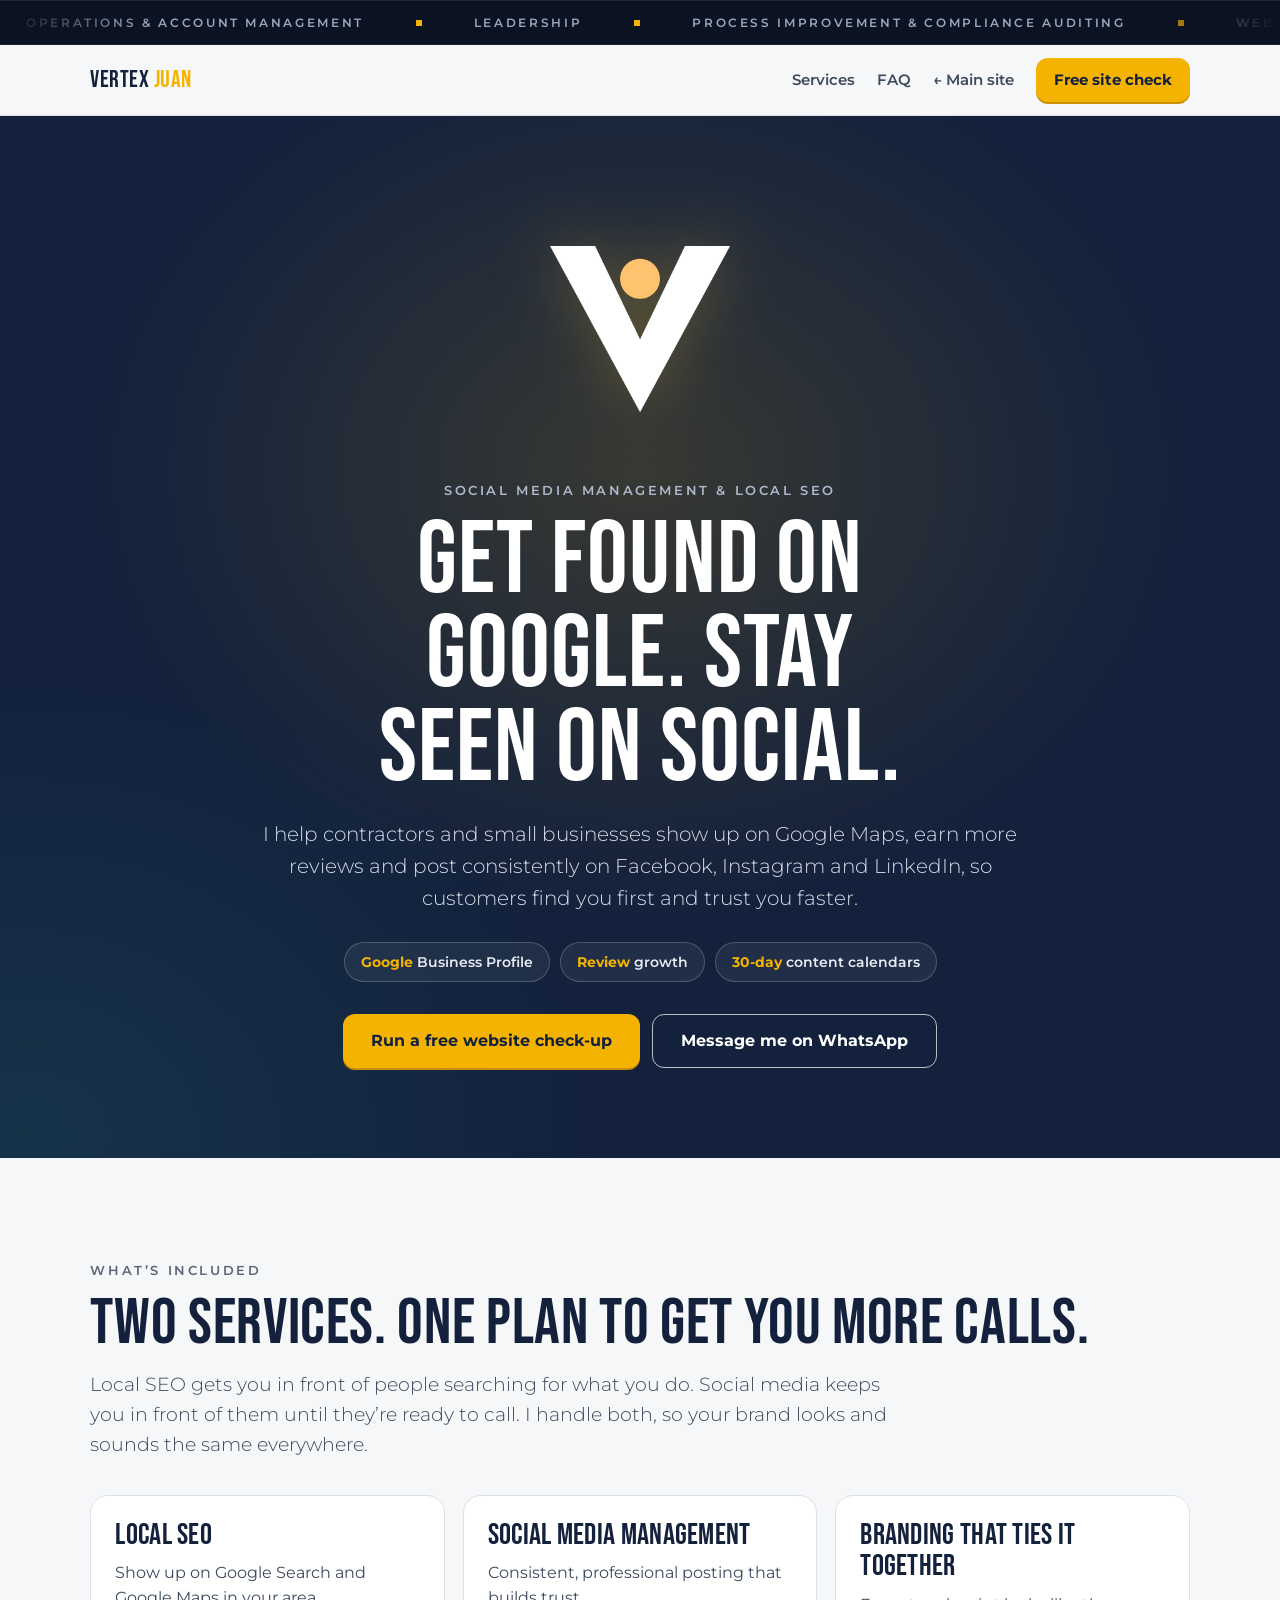
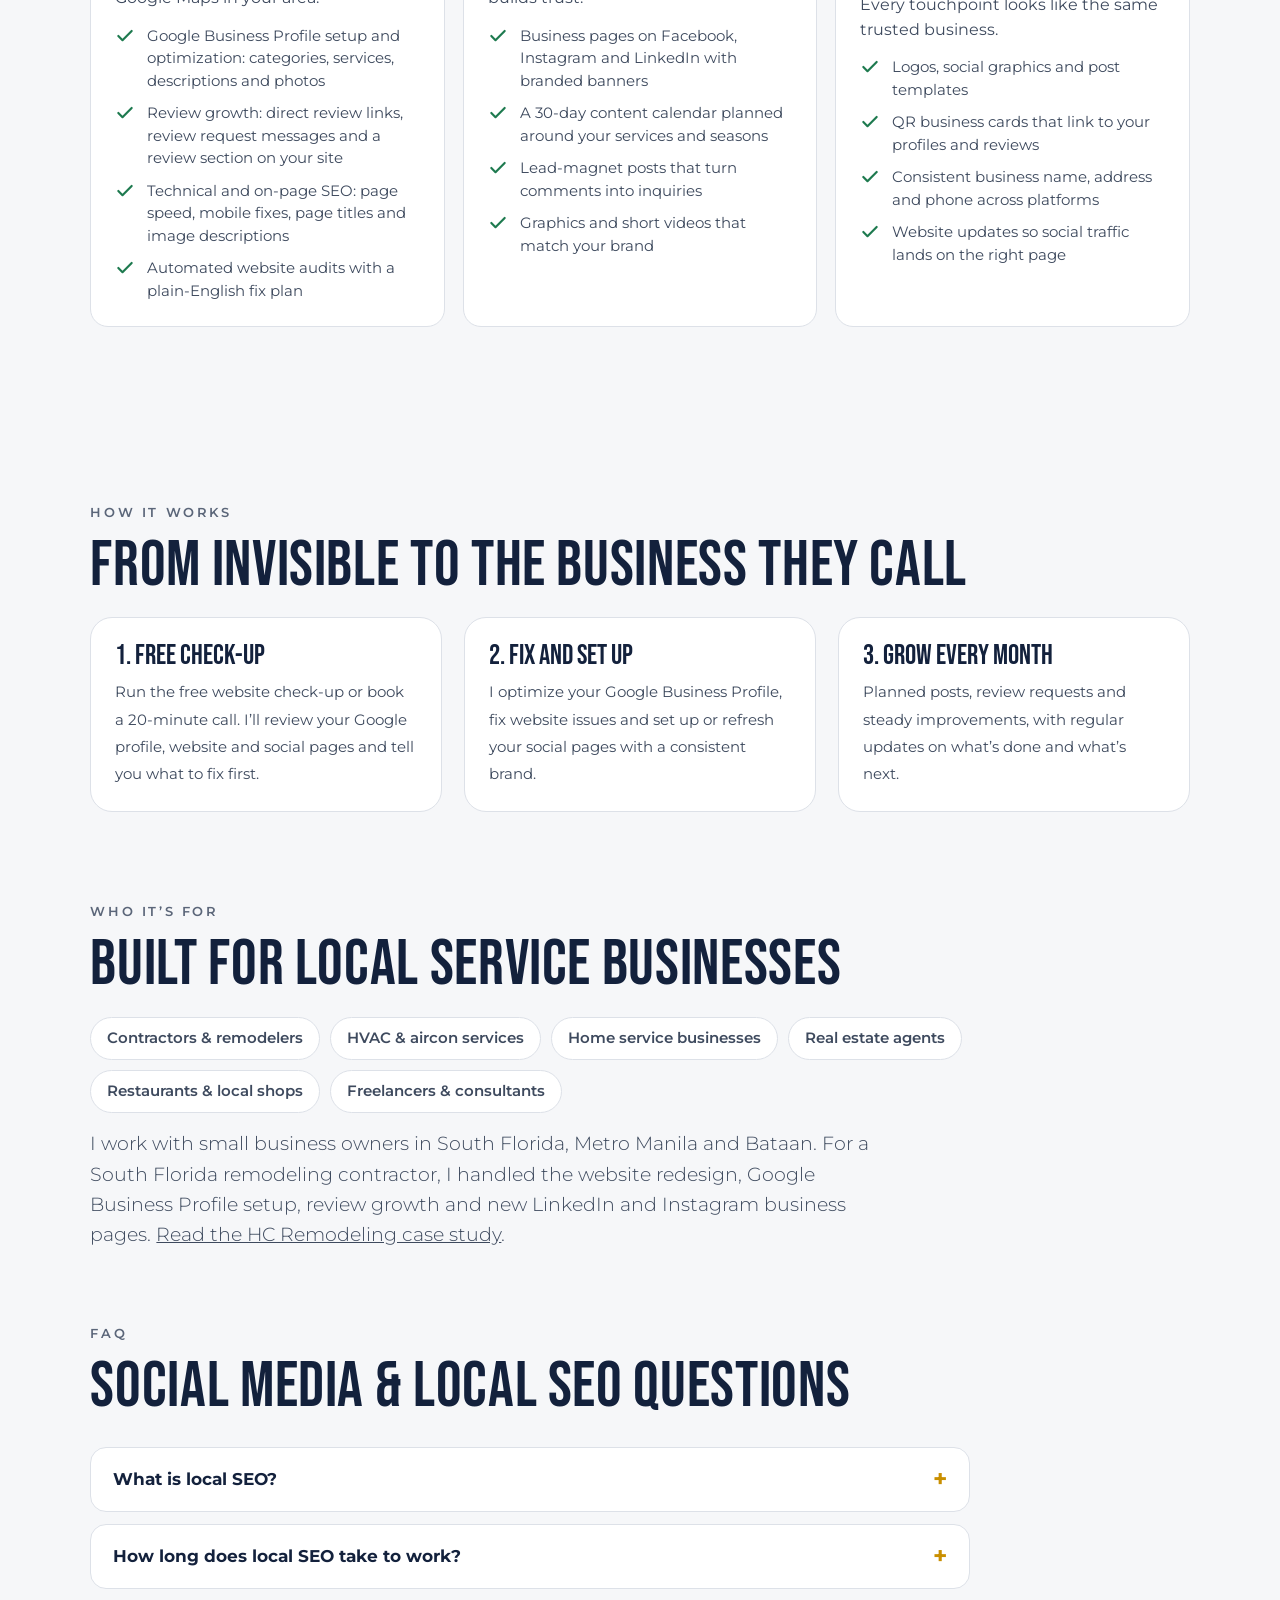
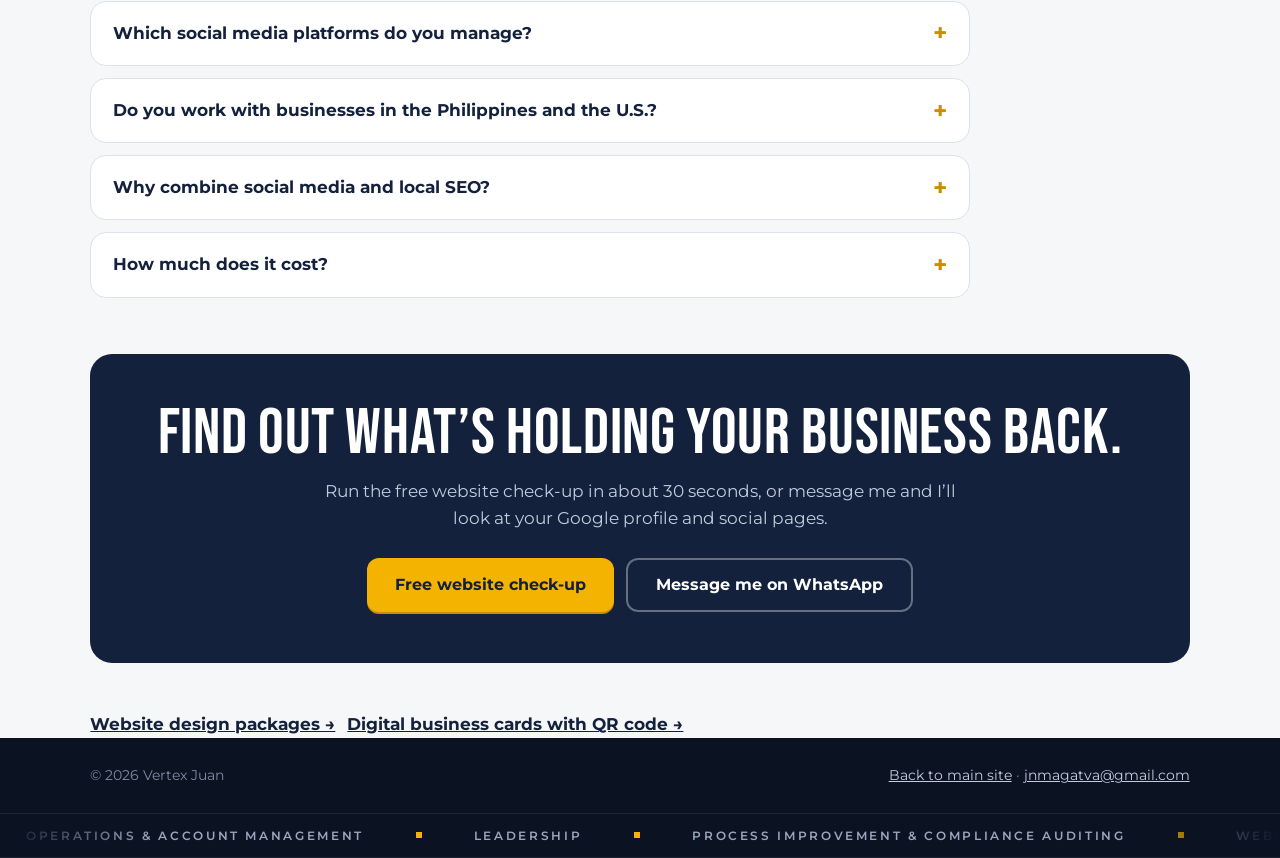
<file: social-media-local-seo.html>
<!doctype html>
<html lang="en" class="js">
<head>
<meta charset="utf-8">
<meta name="viewport" content="width=device-width, initial-scale=1, viewport-fit=cover">
<title>Social Media Management &amp; Local SEO for Small Businesses | Vertex Juan</title>
<link rel="canonical" href="https://jnmagatva.github.io/jndigitalsolutions/social-media-local-seo.html">
<meta property="og:type" content="website">
<meta property="og:site_name" content="Vertex Juan">
<meta property="og:title" content="Social Media Management &amp; Local SEO for Small Businesses | Vertex Juan">
<meta property="og:description" content="Social media management and local SEO for contractors and small businesses in South Florida, Manila and Bataan. Google Business Profile, reviews and content.">
<meta property="og:url" content="https://jnmagatva.github.io/jndigitalsolutions/social-media-local-seo.html">
<meta property="og:image" content="https://jnmagatva.github.io/jndigitalsolutions/vertex-juan-logo.png">
<meta name="twitter:card" content="summary_large_image">
<link rel="icon" type="image/png" href="favicon.png">
<link rel="apple-touch-icon" href="apple-touch-icon.png">
<meta name="description" content="Social media management and local SEO for contractors and small businesses in South Florida, Manila and Bataan. Google Business Profile, reviews and content.">
<link rel="preconnect" href="https://fonts.googleapis.com">
<link rel="preconnect" href="https://fonts.gstatic.com" crossorigin>
<link href="https://fonts.googleapis.com/css2?family=Bebas+Neue&family=Montserrat:wght@300;400;500;600;700;800&display=swap" rel="stylesheet">
<style>
:root{
  --bg:#F6F7F9;--surface:#fff;--line:#DDE1E8;--ink:#13213C;--ink-2:#3E4A5E;--ink-3:#5B6679;
  --navy:#13213C;--navy-2:#1D2E50;--deep:#0B1222;--navy-text:#C3CCDC;
  --cta:#F5B301;--cta-hover:#FFC62E;--cta-ink:#13213C;--good:#1E7A4F;
  --display:"Bebas Neue","Oswald","Arial Narrow",Impact,sans-serif;
  --body:"Montserrat","Segoe UI",Helvetica,Arial,sans-serif;
  --pad:clamp(20px,5.5vw,88px);
}
*,*::before,*::after{box-sizing:border-box}
html{scroll-behavior:smooth;scroll-padding-top:84px;font-synthesis-weight:none}
@media (prefers-reduced-motion:reduce){html{scroll-behavior:auto}*{animation:none!important;transition:none!important}}
body{margin:0;background:var(--bg);color:var(--ink);font-family:var(--body);font-size:17px;line-height:1.6;-webkit-font-smoothing:antialiased}
h1,h2,h3,p,ul{margin:0}ul{padding:0;list-style:none}
a{color:inherit}img{max-width:100%;display:block}
:focus-visible{outline:3px solid #2F6FEB;outline-offset:3px;border-radius:6px}
.wrap{max-width:1240px;margin:0 auto;padding-inline:var(--pad)}
.display{font-family:var(--display);font-weight:400;letter-spacing:.01em;line-height:.92;text-transform:uppercase}
.kicker{font-size:13px;font-weight:600;letter-spacing:.2em;text-transform:uppercase;color:var(--ink-3);margin-bottom:14px}
.btn{position:relative;overflow:hidden;display:inline-flex;align-items:center;justify-content:center;gap:10px;min-height:54px;padding:0 28px;border-radius:12px;font:inherit;font-weight:700;font-size:16px;text-decoration:none;border:0;cursor:pointer;transition:transform .2s ease,box-shadow .25s ease,background .2s ease,color .2s ease}
.btn::after{content:"";position:absolute;top:0;left:-60%;width:40%;height:100%;background:linear-gradient(100deg,transparent,rgba(255,255,255,.55),transparent);transform:skewX(-20deg);transition:left .6s ease;pointer-events:none}
.btn:hover::after{left:130%}
.btn-cta{background:var(--cta);color:var(--cta-ink);box-shadow:0 2px 0 #C98F00}
.btn-cta:hover{background:var(--cta-hover);transform:translateY(-3px);box-shadow:0 5px 0 #C98F00,0 16px 30px -12px rgba(245,179,1,.8)}
.btn-ghost{background:transparent;color:var(--ink);border:1.5px solid var(--ink)}
.btn-ghost:hover{transform:translateY(-3px);box-shadow:0 14px 26px -14px rgba(19,33,60,.6)}
.btn-sm{min-height:44px;padding:0 18px;font-size:15px}

/* Marquee */
.marquee{background:var(--deep);border-top:1px solid rgba(255,255,255,.08);border-bottom:1px solid rgba(255,255,255,.08);padding:12px 0;overflow:hidden}
.marquee-in{display:flex;overflow:hidden;-webkit-mask-image:linear-gradient(90deg,transparent,#000 12%,#000 88%,transparent);mask-image:linear-gradient(90deg,transparent,#000 12%,#000 88%,transparent)}
.marquee-track{display:flex;flex:none;align-items:center;margin:0;padding:0;list-style:none;animation:marquee 40s linear infinite}
.marquee-track li{display:flex;align-items:center;white-space:nowrap;font-size:12px;font-weight:600;letter-spacing:.22em;text-transform:uppercase;color:#9AA6BC;padding:0 26px}
.marquee-track li::after{content:"";width:6px;height:6px;background:var(--cta);margin-left:52px;flex:none}
.marquee:hover .marquee-track{animation-play-state:paused}
.marquee-bottom .marquee-track{animation-direction:reverse}
@keyframes marquee{from{transform:translateX(0)}to{transform:translateX(-100%)}}

/* Header */
.top{position:sticky;top:0;z-index:20;background:rgba(246,247,249,.94);backdrop-filter:blur(8px);border-bottom:1px solid var(--line)}
.top .wrap{height:70px;display:flex;align-items:center;justify-content:space-between;gap:16px}
.logo{font-family:var(--display);font-size:24px;letter-spacing:.02em;text-decoration:none;white-space:nowrap}
.logo span{color:var(--cta)}
.top-nav{display:flex;align-items:center;gap:22px;font-weight:600;font-size:15px}
.top-nav a:not(.btn){text-decoration:none;color:var(--ink-2);white-space:nowrap}
.top-nav a:not(.btn):hover{color:var(--ink)}
@media (max-width:700px){.top-nav a:not(.btn){display:none}}

/* Hero */
.hero{position:relative;overflow:hidden;background:var(--navy);color:#fff;text-align:center;isolation:isolate}
.hero::before{content:"";position:absolute;inset:-30%;z-index:-1;background:radial-gradient(38% 38% at 50% 40%,rgba(245,179,1,.16),transparent 70%),radial-gradient(40% 40% at 20% 80%,rgba(43,181,166,.12),transparent 70%);animation:drift 14s ease-in-out infinite alternate}
@keyframes drift{from{transform:translate(-3%,0)}to{transform:translate(3%,4%)}}
.hero .wrap{padding-block:clamp(48px,7vw,88px) clamp(56px,7vw,96px);display:flex;flex-direction:column;align-items:center}
.hero-logo{width:clamp(170px,22vw,250px);mix-blend-mode:screen;filter:drop-shadow(0 0 30px rgba(245,179,1,.25));animation:breathe 6s ease-in-out infinite}
@keyframes breathe{0%,100%{transform:scale(.95)}50%{transform:scale(1.05);filter:drop-shadow(0 0 44px rgba(245,179,1,.45))}}
.hero .kicker{color:#AEB9CC;margin-top:26px}
.hero h1{font-size:clamp(52px,8vw,104px);max-width:14ch}
.hero h1 em{font-style:normal;color:var(--cta)}
.hero p.sub{color:#D6DCE8;font-weight:300;font-size:clamp(17px,1.6vw,20px);max-width:62ch;margin-top:20px}
.hero-pills{display:flex;flex-wrap:wrap;justify-content:center;gap:10px;margin-top:28px}
.hero-pills li{border:1px solid rgba(255,255,255,.2);background:rgba(255,255,255,.06);border-radius:999px;padding:8px 16px;font-size:14px;font-weight:600;color:#E6EAF1}
.hero-pills li b{color:var(--cta)}
.hero-actions{display:flex;flex-wrap:wrap;justify-content:center;gap:12px;margin-top:32px}
.hero .btn-ghost{color:#fff;border-color:rgba(255,255,255,.7)}
.hero .btn-ghost:hover{background:#fff;color:var(--ink)}

.section{padding-block:clamp(64px,8vw,112px)}
.h2{font-size:clamp(40px,5vw,66px)}
.lead{color:var(--ink-2);font-weight:300;font-size:clamp(17px,1.5vw,19px);max-width:62ch;margin-top:16px}

/* Packages */
.plans{display:grid;grid-template-columns:repeat(3,minmax(0,1fr));gap:22px;margin-top:44px;align-items:stretch}
.plan{position:relative;display:flex;flex-direction:column;background:var(--surface);border:1px solid var(--line);border-radius:22px;padding:30px 28px 28px;isolation:isolate;transition:transform .4s cubic-bezier(.2,.8,.2,1),box-shadow .4s ease}
.plan:hover{transform:translateY(-6px);box-shadow:0 30px 60px -32px rgba(19,33,60,.55)}
@property --ang{syntax:"<angle>";inherits:false;initial-value:0deg}
.plan.pop{border:0;background:var(--navy);color:#fff}
.plan.pop::before{content:"";position:absolute;inset:-2px;z-index:-1;border-radius:24px;background:conic-gradient(from var(--ang),#F5B301,#2BB5A6,#13213C,#F5B301);animation:spin 5s linear infinite}
.plan.pop::after{content:"";position:absolute;inset:0;z-index:-1;border-radius:22px;background:var(--navy)}
@keyframes spin{to{--ang:360deg}}
.badge{position:absolute;top:-14px;left:28px;background:var(--cta);color:var(--cta-ink);font-size:12px;font-weight:800;letter-spacing:.14em;text-transform:uppercase;padding:6px 12px;border-radius:999px;box-shadow:0 8px 18px -8px rgba(245,179,1,.9)}
.plan .tier{font-size:13px;font-weight:700;letter-spacing:.18em;text-transform:uppercase;color:var(--ink-3)}
.plan.pop .tier{color:#AEB9CC}
.plan h3{font-family:var(--display);font-weight:400;font-size:40px;letter-spacing:.01em;line-height:1;margin-top:8px}
.price{display:flex;align-items:baseline;gap:8px;margin-top:18px}
.price small{font-size:14px;font-weight:600;color:var(--ink-3)}
.plan.pop .price small{color:#AEB9CC}
.price b{font-family:var(--display);font-weight:400;font-size:64px;line-height:.9;color:var(--ink)}
.plan.pop .price b{color:var(--cta)}
.price-note{font-size:13px;color:var(--ink-3);margin-top:6px}
.plan.pop .price-note{color:#AEB9CC}
.best{margin-top:16px;padding:12px 14px;border-radius:12px;background:#F2F4F8;font-size:14px;color:var(--ink-2)}
.plan.pop .best{background:rgba(255,255,255,.07);color:#D6DCE8}
.best b{color:var(--ink)}.plan.pop .best b{color:#fff}
.feat{display:grid;gap:10px;margin:22px 0 26px}
.feat li{display:grid;grid-template-columns:22px 1fr;gap:10px;font-size:15px;line-height:1.5;color:var(--ink-2)}
.plan.pop .feat li{color:#D6DCE8}
.feat li svg{width:20px;height:20px;margin-top:1px;color:var(--good)}
.plan.pop .feat li svg{color:var(--cta)}
.feat li.inc{font-weight:700;color:var(--ink)}
.plan.pop .feat li.inc{color:#fff}
.feat strong{color:inherit}
.plan .btn{margin-top:auto;width:100%}
.plan.pop .btn-ghost{color:#fff;border-color:rgba(255,255,255,.6)}

/* Extras */
.extras{display:grid;grid-template-columns:1.1fr 1fr;gap:22px;margin-top:22px}
.box{background:var(--surface);border:1px solid var(--line);border-radius:22px;padding:28px}
.box h3{font-family:var(--display);font-weight:400;font-size:32px;letter-spacing:.01em;line-height:1}
.box p{color:var(--ink-2);margin-top:10px;font-size:16px}
.speed{display:grid;grid-template-columns:repeat(2,minmax(0,1fr));gap:14px;margin-top:18px}
.speed div{border-radius:16px;padding:18px;background:#F2F4F8}
.speed div.rush{background:#FFF6DC;border:1px solid #F1D98A}
.speed small{display:block;font-size:12px;font-weight:700;letter-spacing:.16em;text-transform:uppercase;color:var(--ink-3)}
.speed b{display:block;font-family:var(--display);font-weight:400;font-size:40px;line-height:1;margin-top:6px}
.speed span{display:block;font-size:14px;color:var(--ink-2);margin-top:4px}
.fine{font-size:13px;color:var(--ink-3);margin-top:12px}
.who{display:flex;flex-wrap:wrap;gap:8px;margin-top:16px}
.who li{border:1px solid var(--line);background:var(--bg);border-radius:999px;padding:7px 14px;font-size:14px;font-weight:600;color:var(--ink-2)}
.value{margin-top:22px;display:flex;flex-wrap:wrap;align-items:center;justify-content:space-between;gap:16px 28px;background:var(--navy);color:#fff;border-radius:22px;padding:26px 30px}
.value b{font-family:var(--display);font-weight:400;font-size:clamp(28px,3vw,38px);letter-spacing:.01em;line-height:1}
.value b em{font-style:normal;color:var(--cta)}
.value p{color:var(--navy-text);font-size:15px;max-width:52ch}
.pay{display:flex;flex-wrap:wrap;align-items:center;gap:8px;margin-top:14px}
.pay span{font-size:12px;font-weight:700;letter-spacing:.12em;text-transform:uppercase;color:var(--ink-3)}
.pay b{font-size:14px;font-weight:600;background:var(--bg);border:1px solid var(--line);border-radius:999px;padding:5px 14px}

/* Quote form */
.quote{display:grid;grid-template-columns:1fr 1.3fr;gap:clamp(28px,5vw,64px);align-items:start}
.form{background:var(--surface);border:1px solid var(--line);border-radius:22px;padding:clamp(22px,3.5vw,36px)}
.grid2{display:grid;grid-template-columns:repeat(2,minmax(0,1fr));gap:16px 18px}
.full{grid-column:1/-1}
.form label{display:flex;flex-direction:column;gap:7px;font-weight:600;font-size:15px}
.form label small{font-weight:400;color:var(--ink-3)}
.form input,.form select,.form textarea{font:inherit;font-weight:400;color:var(--ink);background:var(--bg);border:1.5px solid var(--line);border-radius:10px;padding:12px 14px;min-height:48px;width:100%;transition:border-color .2s ease,box-shadow .2s ease}
.form textarea{resize:vertical}
.form input:focus,.form select:focus,.form textarea:focus{outline:none;border-color:var(--navy);box-shadow:0 0 0 3px rgba(19,33,60,.12)}
.err{color:#B42318;font-weight:600;min-height:1.4em;margin:12px 0 0}
.actions{display:flex;flex-wrap:wrap;gap:12px;margin-top:8px}
.steps{display:grid;gap:14px;margin-top:22px}
.steps li{display:grid;grid-template-columns:38px 1fr;gap:12px;align-items:start;color:var(--ink-2)}
.steps li i{font-style:normal;width:38px;height:38px;border-radius:50%;display:grid;place-items:center;background:var(--navy);color:var(--cta);font-family:var(--display);font-size:20px}
.steps li b{display:block;color:var(--ink)}

footer{background:var(--deep);color:#7F8BA3;font-size:14px}
footer .wrap{padding-block:26px;display:flex;flex-wrap:wrap;justify-content:space-between;gap:8px 24px}
footer a{color:#C3CCDC}

/* Reveal */
.js .rv{opacity:0;translate:0 26px;transition:opacity .7s ease,translate .8s cubic-bezier(.2,.8,.2,1)}
.js .rv.in{opacity:1;translate:none}
@media (prefers-reduced-motion:reduce){.js .rv{opacity:1;translate:none}}

@media (max-width:1024px){.plans{grid-template-columns:1fr 1fr}.plan.custom{grid-column:1/-1}.extras,.quote{grid-template-columns:1fr}}
@media (max-width:700px){.plans,.grid2,.speed{grid-template-columns:1fr}.actions .btn,.hero-actions .btn{width:100%}}

/* payment method labels in brand colors */
.pm{display:inline-flex;align-items:center;gap:7px}
.pm svg{width:16px;height:16px;color:inherit!important;flex:none}
.pm-wise{background:#9FE870!important;border-color:#9FE870!important;color:#163300!important}
.pm-paypal{background:#EAF3FC!important;border-color:#B9D6F2!important;color:#003087!important}
.pm-wire{background:#13213C!important;border-color:#13213C!important;color:#fff!important}
/* ===== Cart ===== */
[hidden]{display:none!important}
.cart-btn{position:relative;display:inline-grid;place-items:center;width:44px;height:44px;border-radius:12px;border:1.5px solid var(--line);background:#fff;color:var(--ink);cursor:pointer;transition:transform .2s ease,border-color .2s ease}
.cart-btn:hover{transform:translateY(-2px);border-color:var(--ink)}
.cart-btn svg{width:22px;height:22px}
.cart-count{position:absolute;top:-7px;right:-7px;min-width:21px;height:21px;padding:0 6px;border-radius:999px;background:var(--cta);color:var(--cta-ink);font-size:12px;font-weight:800;display:grid;place-items:center;transform:scale(0);transition:transform .3s cubic-bezier(.3,1.6,.5,1)}
.cart-count.on{transform:scale(1)}
.cart-btn.bump{animation:bump .5s ease}
@keyframes bump{30%{transform:scale(1.18) rotate(-6deg)}60%{transform:scale(.95)}}
.add-cart{width:100%}.plan .add-cart+.btn{margin-top:10px}
.add-cart.added{background:var(--good)!important;color:#fff!important;border-color:var(--good)!important;box-shadow:none!important}
.cart-veil{position:fixed;inset:0;z-index:90;background:rgba(11,18,34,.55);opacity:0;pointer-events:none;transition:opacity .3s ease}
.cart-panel{position:fixed;top:0;right:0;bottom:0;z-index:91;width:min(420px,100%);background:#fff;color:var(--ink);display:flex;flex-direction:column;transform:translateX(105%);visibility:hidden;transition:transform .45s cubic-bezier(.2,.8,.2,1),visibility 0s linear .45s;box-shadow:-30px 0 80px -30px rgba(0,0,0,.5);padding-bottom:env(safe-area-inset-bottom,0px)}
.cart-open .cart-veil{opacity:1;pointer-events:auto}.cart-open .cart-panel{transform:none;visibility:visible;transition:transform .45s cubic-bezier(.2,.8,.2,1),visibility 0s}
.cart-head{display:flex;align-items:center;justify-content:space-between;padding:22px 24px;border-bottom:1px solid var(--line)}
.cart-head h2{font-family:var(--display);font-weight:400;font-size:34px;letter-spacing:.01em;line-height:1}
.cart-x{width:40px;height:40px;border-radius:10px;border:1px solid var(--line);background:#fff;cursor:pointer;font-size:22px;line-height:1;color:var(--ink)}
.cart-items{flex:1;overflow:auto;padding:8px 24px}
.cart-empty{padding:40px 0;text-align:center;color:var(--ink-3)}
.cart-empty a{color:var(--ink);font-weight:700}
.ci{display:grid;grid-template-columns:1fr auto;gap:6px 14px;padding:18px 0;border-bottom:1px solid var(--line)}
.ci b{font-size:16px}.ci small{display:block;color:var(--ink-3);font-size:13px;margin-top:2px}
.ci .amt{font-weight:800;font-size:16px;text-align:right}
.ci .rm{grid-column:1/-1;justify-self:start;background:none;border:0;padding:0;color:var(--ink-3);font:inherit;font-size:13px;text-decoration:underline;cursor:pointer}
.cart-foot{padding:20px 24px 24px;border-top:1px solid var(--line);background:var(--bg)}
.cart-total{display:flex;justify-content:space-between;align-items:baseline;font-weight:700}
.cart-total b{font-family:var(--display);font-weight:400;font-size:40px;line-height:1}
.cart-foot p{font-size:13px;color:var(--ink-3);margin:6px 0 16px}
.cart-foot .btn{width:100%}
.toast{position:fixed;left:50%;bottom:24px;z-index:95;transform:translate(-50%,140%);background:var(--navy);color:#fff;padding:14px 18px;border-radius:14px;font-weight:600;font-size:15px;display:flex;gap:14px;align-items:center;box-shadow:0 20px 50px -20px rgba(0,0,0,.7);transition:transform .4s cubic-bezier(.2,.8,.2,1)}
.toast.on{transform:translate(-50%,0)}
.toast button{background:var(--cta);color:var(--cta-ink);border:0;border-radius:999px;padding:7px 14px;font:inherit;font-weight:700;font-size:14px;cursor:pointer}

/* E-business card promo */
.ecard-promo{display:grid;grid-template-columns:auto 1fr auto;gap:22px;align-items:center;margin-top:22px;background:var(--navy);color:#fff;border-radius:22px;padding:26px 28px;text-decoration:none;transition:transform .3s ease,box-shadow .3s ease}
.ecard-promo:hover{transform:translateY(-3px);box-shadow:0 24px 50px -26px rgba(19,33,60,.7)}
.ep-ic{width:60px;height:60px;border-radius:16px;background:var(--cta);color:var(--cta-ink);display:grid;place-items:center}
.ep-ic svg{width:30px;height:30px}
.ep-copy small{display:block;font-size:13px;font-weight:700;color:var(--cta)}
.ep-copy b{display:block;font-family:var(--display);font-weight:400;font-size:clamp(26px,3vw,34px);line-height:1.05;letter-spacing:.01em;margin:4px 0 6px}
.ep-copy span{color:#C3CCDC;font-size:15px}
.ep-go{background:var(--cta);color:var(--cta-ink);font-weight:700;padding:12px 20px;border-radius:999px;white-space:nowrap}
@media (max-width:700px){.ecard-promo{grid-template-columns:1fr}.ep-go{text-align:center}}

/* ===== E-business cards page ===== */
.plans.cards{grid-template-columns:1fr 1fr .95fr;align-items:stretch}
.sample{display:flex;flex-direction:column;align-items:center;justify-content:center;background:var(--navy);border-radius:22px;padding:28px 22px;color:#fff;text-align:center}
.sample h3{font-family:var(--display);font-weight:400;font-size:34px;line-height:1;letter-spacing:.01em}
.sample p{color:#C3CCDC;font-size:14.5px;margin:6px 0 18px;max-width:30ch}
.phone{width:min(270px,100%);aspect-ratio:9/18.5;border-radius:38px;padding:10px;background:#0A1222;box-shadow:0 0 0 2px #2A3A5C,0 30px 60px -24px rgba(0,0,0,.8);position:relative}
.phone::before{content:"";position:absolute;top:16px;left:50%;width:70px;height:6px;margin-left:-35px;border-radius:6px;background:#22314F;z-index:2}
.phone iframe{width:100%;height:100%;border:0;border-radius:30px;background:#fff;display:block}
.sample .btn{margin-top:18px}
.sample .scroll-note{font-size:12.5px;color:#AEB9CC;margin:10px 0 0}
.steps{display:grid;grid-template-columns:repeat(3,minmax(0,1fr));gap:22px;margin-top:22px}
.steps li{background:var(--surface);border:1px solid var(--line);border-radius:22px;padding:24px}
.steps b{display:block;font-family:var(--display);font-weight:400;font-size:28px;line-height:1;margin-bottom:8px}
.steps span{color:var(--ink-2);font-size:15px}
.backlink{display:inline-block;margin-top:26px;font-weight:700;color:var(--ink)}
@media (max-width:1024px){.plans.cards{grid-template-columns:1fr 1fr}.plans.cards .sample{grid-column:1/-1}}
@media (max-width:700px){.plans.cards,.steps{grid-template-columns:1fr}.top-nav .hide-sm{display:none}}

/* ===== SEO content sections ===== */
.seo-grid{display:grid;grid-template-columns:repeat(3,minmax(0,1fr));gap:18px;margin-top:34px}
.seo-grid article{background:var(--surface);border:1px solid var(--line);border-radius:18px;padding:24px}
.seo-grid h3{font-family:var(--display);font-weight:400;font-size:30px;line-height:1.05;letter-spacing:.01em;margin-bottom:10px;color:var(--ink)}
.seo-grid p{color:var(--ink-2);font-size:15.5px;line-height:1.6}
.seo-list{display:grid;gap:10px;margin-top:14px}
.seo-list li{display:grid;grid-template-columns:22px 1fr;gap:10px;font-size:15px;line-height:1.5;color:var(--ink-2)}
.seo-list li svg{width:20px;height:20px;margin-top:1px;color:var(--good)}
.who{display:flex;flex-wrap:wrap;gap:10px;margin-top:22px}
.who li{background:var(--surface);border:1px solid var(--line);border-radius:999px;padding:9px 16px;font-size:14.5px;font-weight:600;color:var(--ink-2)}
.faq{max-width:880px;margin-top:30px;display:grid;gap:12px}
.faq details{background:var(--surface);border:1px solid var(--line);border-radius:16px;padding:18px 22px}
.faq summary{cursor:pointer;font-weight:700;color:var(--ink);list-style:none;display:flex;justify-content:space-between;align-items:center;gap:16px}
.faq summary::-webkit-details-marker{display:none}
.faq summary::after{content:"+";color:#C98F00;font-size:24px;line-height:1;flex:none}
.faq details[open] summary::after{content:"\2013"}
.faq details p{margin-top:12px;color:var(--ink-2);font-size:16px;line-height:1.65}
.cta-band{background:var(--navy);color:#fff;border-radius:22px;padding:clamp(28px,4vw,52px);margin-top:56px;text-align:center}
.cta-band h2{color:#fff;margin-inline:auto}
.cta-band p{color:var(--navy-text);margin:14px auto 0;max-width:58ch}
.cta-band .btns{display:flex;flex-wrap:wrap;gap:12px;justify-content:center;margin-top:26px}
.btn-line{background:transparent;color:#fff;border:2px solid rgba(255,255,255,.35)}
.btn-line:hover{border-color:#fff}
.seo-sec{padding-top:clamp(40px,6vw,72px)}
@media (max-width:900px){.seo-grid{grid-template-columns:1fr}}
.steps{padding:0}.steps li{display:block}
</style>
<script type="application/ld+json">{"@context": "https://schema.org", "@graph": [{"@type": "ProfessionalService", "@id": "https://jnmagatva.github.io/jndigitalsolutions/#business", "name": "Vertex Juan", "url": "https://jnmagatva.github.io/jndigitalsolutions/", "image": "https://jnmagatva.github.io/jndigitalsolutions/vertex-juan-logo.png", "email": "jnmagatva@gmail.com", "telephone": "+639541975243", "founder": {"@type": "Person", "name": "John Nikko M."}, "areaServed": ["South Florida, United States", "Metro Manila, Philippines", "Bataan, Philippines"], "sameAs": ["https://linkedin.com/in/johnnikkomagat"]}, {"@type": "Service", "name": "Social media management and local SEO", "serviceType": ["Local SEO", "Social media management", "Google Business Profile optimization"], "description": "Social media management and local SEO for contractors and small businesses in South Florida, Manila and Bataan. Google Business Profile, reviews and content.", "provider": {"@id": "https://jnmagatva.github.io/jndigitalsolutions/#business"}, "areaServed": ["South Florida, United States", "Metro Manila, Philippines", "Bataan, Philippines"], "url": "https://jnmagatva.github.io/jndigitalsolutions/social-media-local-seo.html"}, {"@type": "FAQPage", "mainEntity": [{"@type": "Question", "name": "What is local SEO?", "acceptedAnswer": {"@type": "Answer", "text": "Local SEO helps your business show up when nearby customers search on Google and Google Maps, for searches like “roof repair near me” or “aircon cleaning Bataan.” It covers your Google Business Profile, reviews, your website and how consistently your business details appear online."}}, {"@type": "Question", "name": "How long does local SEO take to work?", "acceptedAnswer": {"@type": "Answer", "text": "Quick fixes, like completing your Google Business Profile or choosing the right category, can help within weeks. Stronger, lasting rankings usually build over a few months of steady work. Anyone who promises a guaranteed #1 spot overnight isn’t being honest with you."}}, {"@type": "Question", "name": "Which social media platforms do you manage?", "acceptedAnswer": {"@type": "Answer", "text": "Facebook, Instagram and LinkedIn. I set up or refresh your business pages with branded banners, then plan and create posts, graphics and short videos."}}, {"@type": "Question", "name": "Do you work with businesses in the Philippines and the U.S.?", "acceptedAnswer": {"@type": "Answer", "text": "Yes. I work with small businesses in South Florida, Metro Manila and Bataan, and with clients anywhere online. I work U.S. Eastern business hours."}}, {"@type": "Question", "name": "Why combine social media and local SEO?", "acceptedAnswer": {"@type": "Answer", "text": "They feed each other. Social posts send people to your website and Google profile, and strong reviews and search visibility make your social pages more credible. One plan, one consistent brand."}}, {"@type": "Question", "name": "How much does it cost?", "acceptedAnswer": {"@type": "Answer", "text": "It depends on your platforms, posting frequency and how much SEO work your profile and website need. I’ll give you a clear quote after a free 20-minute call. Social media management and project work start with a 50% down payment, paid by Wise, PayPal or wire transfer."}}]}]}</script>
</head>
<body>

<div class="marquee" role="region" aria-label="Areas of expertise"><div class="marquee-in">
  <ul class="marquee-track"><li>Operations &amp; Account Management</li><li>Leadership</li><li>Process Improvement &amp; Compliance Auditing</li><li>Website Creation</li><li>Social Media Management</li><li>Graphic Design</li><li>AI Automation</li><li>Customer &amp; Client Support</li></ul>
  <ul class="marquee-track" aria-hidden="true"><li>Operations &amp; Account Management</li><li>Leadership</li><li>Process Improvement &amp; Compliance Auditing</li><li>Website Creation</li><li>Social Media Management</li><li>Graphic Design</li><li>AI Automation</li><li>Customer &amp; Client Support</li></ul>
</div></div>

<header class="top">
  <div class="wrap">
    <a class="logo" href="index.html">Vertex <span>Juan</span></a>
    <nav class="top-nav" aria-label="Main">
      <a href="#services">Services</a>
      <a href="#faq">FAQ</a>
      <a href="index.html">&larr; Main site</a>
      <a class="btn btn-cta btn-sm hide-sm" href="website-audit.html">Free site check</a>
    </nav>
  </div>
</header>

<main>
<section class="hero">
  <div class="wrap">
    <img class="hero-logo" src="vertex-juan-logo.png" alt="Vertex Juan logo" width="250" height="250">
    <p class="kicker">Social media management &amp; local SEO</p>
    <h1 class="display">Get found on Google. Stay seen on social.</h1>
    <p class="sub">I help contractors and small businesses show up on Google Maps, earn more reviews and post consistently on Facebook, Instagram and LinkedIn, so customers find you first and trust you faster.</p>
    <ul class="hero-pills"><li><b>Google</b> Business Profile</li><li><b>Review</b> growth</li><li><b>30-day</b> content calendars</li></ul>
    <div class="hero-actions">
      <a class="btn btn-cta" href="website-audit.html">Run a free website check-up</a>
      <a class="btn btn-ghost" href="https://wa.me/639541975243?text=Hi%20John!%20I%27d%20like%20help%20with%20social%20media%20and%20local%20SEO." target="_blank" rel="noopener">Message me on WhatsApp</a>
    </div>
  </div>
</section>

<section id="services" class="wrap section">
  <p class="kicker">What&rsquo;s included</p>
  <h2 class="display h2">Two services. One plan to get you more calls.</h2>
  <p class="lead">Local SEO gets you in front of people searching for what you do. Social media keeps you in front of them until they&rsquo;re ready to call. I handle both, so your brand looks and sounds the same everywhere.</p>
  <div class="seo-grid">
    <article class="rv"><h3>Local SEO</h3><p>Show up on Google Search and Google Maps in your area.</p>
      <ul class="seo-list"><li><svg viewBox="0 0 24 24" fill="none" stroke="currentColor" stroke-width="2.6" stroke-linecap="round" stroke-linejoin="round" aria-hidden="true"><path d="M20 6 9 17l-5-5"/></svg><span>Google Business Profile setup and optimization: categories, services, descriptions and photos</span></li><li><svg viewBox="0 0 24 24" fill="none" stroke="currentColor" stroke-width="2.6" stroke-linecap="round" stroke-linejoin="round" aria-hidden="true"><path d="M20 6 9 17l-5-5"/></svg><span>Review growth: direct review links, review request messages and a review section on your site</span></li><li><svg viewBox="0 0 24 24" fill="none" stroke="currentColor" stroke-width="2.6" stroke-linecap="round" stroke-linejoin="round" aria-hidden="true"><path d="M20 6 9 17l-5-5"/></svg><span>Technical and on-page SEO: page speed, mobile fixes, page titles and image descriptions</span></li><li><svg viewBox="0 0 24 24" fill="none" stroke="currentColor" stroke-width="2.6" stroke-linecap="round" stroke-linejoin="round" aria-hidden="true"><path d="M20 6 9 17l-5-5"/></svg><span>Automated website audits with a plain-English fix plan</span></li></ul></article>
    <article class="rv"><h3>Social media management</h3><p>Consistent, professional posting that builds trust.</p>
      <ul class="seo-list"><li><svg viewBox="0 0 24 24" fill="none" stroke="currentColor" stroke-width="2.6" stroke-linecap="round" stroke-linejoin="round" aria-hidden="true"><path d="M20 6 9 17l-5-5"/></svg><span>Business pages on Facebook, Instagram and LinkedIn with branded banners</span></li><li><svg viewBox="0 0 24 24" fill="none" stroke="currentColor" stroke-width="2.6" stroke-linecap="round" stroke-linejoin="round" aria-hidden="true"><path d="M20 6 9 17l-5-5"/></svg><span>A 30-day content calendar planned around your services and seasons</span></li><li><svg viewBox="0 0 24 24" fill="none" stroke="currentColor" stroke-width="2.6" stroke-linecap="round" stroke-linejoin="round" aria-hidden="true"><path d="M20 6 9 17l-5-5"/></svg><span>Lead-magnet posts that turn comments into inquiries</span></li><li><svg viewBox="0 0 24 24" fill="none" stroke="currentColor" stroke-width="2.6" stroke-linecap="round" stroke-linejoin="round" aria-hidden="true"><path d="M20 6 9 17l-5-5"/></svg><span>Graphics and short videos that match your brand</span></li></ul></article>
    <article class="rv"><h3>Branding that ties it together</h3><p>Every touchpoint looks like the same trusted business.</p>
      <ul class="seo-list"><li><svg viewBox="0 0 24 24" fill="none" stroke="currentColor" stroke-width="2.6" stroke-linecap="round" stroke-linejoin="round" aria-hidden="true"><path d="M20 6 9 17l-5-5"/></svg><span>Logos, social graphics and post templates</span></li><li><svg viewBox="0 0 24 24" fill="none" stroke="currentColor" stroke-width="2.6" stroke-linecap="round" stroke-linejoin="round" aria-hidden="true"><path d="M20 6 9 17l-5-5"/></svg><span>QR business cards that link to your profiles and reviews</span></li><li><svg viewBox="0 0 24 24" fill="none" stroke="currentColor" stroke-width="2.6" stroke-linecap="round" stroke-linejoin="round" aria-hidden="true"><path d="M20 6 9 17l-5-5"/></svg><span>Consistent business name, address and phone across platforms</span></li><li><svg viewBox="0 0 24 24" fill="none" stroke="currentColor" stroke-width="2.6" stroke-linecap="round" stroke-linejoin="round" aria-hidden="true"><path d="M20 6 9 17l-5-5"/></svg><span>Website updates so social traffic lands on the right page</span></li></ul></article>
  </div>
</section>

<section class="wrap seo-sec">
  <p class="kicker">How it works</p>
  <h2 class="display h2">From invisible to the business they call</h2>
  <ol class="steps">
    <li class="rv"><b>1. Free check-up</b><span>Run the free website check-up or book a 20-minute call. I&rsquo;ll review your Google profile, website and social pages and tell you what to fix first.</span></li>
    <li class="rv"><b>2. Fix and set up</b><span>I optimize your Google Business Profile, fix website issues and set up or refresh your social pages with a consistent brand.</span></li>
    <li class="rv"><b>3. Grow every month</b><span>Planned posts, review requests and steady improvements, with regular updates on what&rsquo;s done and what&rsquo;s next.</span></li>
  </ol>
</section>

<section class="wrap seo-sec">
  <p class="kicker">Who it&rsquo;s for</p>
  <h2 class="display h2">Built for local service businesses</h2>
  <ul class="who"><li>Contractors &amp; remodelers</li><li>HVAC &amp; aircon services</li><li>Home service businesses</li><li>Real estate agents</li><li>Restaurants &amp; local shops</li><li>Freelancers &amp; consultants</li></ul>
  <p class="lead">I work with small business owners in South Florida, Metro Manila and Bataan. For a South Florida remodeling contractor, I handled the website redesign, Google Business Profile setup, review growth and new LinkedIn and Instagram business pages. <a href="work-hc-remodeling.html">Read the HC Remodeling case study</a>.</p>
</section>

<section id="faq" class="wrap seo-sec">
  <p class="kicker">FAQ</p>
  <h2 class="display h2">Social media &amp; local SEO questions</h2>
  <div class="faq"><details class="rv"><summary>What is local SEO?</summary><p>Local SEO helps your business show up when nearby customers search on Google and Google Maps, for searches like &ldquo;roof repair near me&rdquo; or &ldquo;aircon cleaning Bataan.&rdquo; It covers your Google Business Profile, reviews, your website and how consistently your business details appear online.</p></details><details class="rv"><summary>How long does local SEO take to work?</summary><p>Quick fixes, like completing your Google Business Profile or choosing the right category, can help within weeks. Stronger, lasting rankings usually build over a few months of steady work. Anyone who promises a guaranteed #1 spot overnight isn&rsquo;t being honest with you.</p></details><details class="rv"><summary>Which social media platforms do you manage?</summary><p>Facebook, Instagram and LinkedIn. I set up or refresh your business pages with branded banners, then plan and create posts, graphics and short videos.</p></details><details class="rv"><summary>Do you work with businesses in the Philippines and the U.S.?</summary><p>Yes. I work with small businesses in South Florida, Metro Manila and Bataan, and with clients anywhere online. I work U.S. Eastern business hours.</p></details><details class="rv"><summary>Why combine social media and local SEO?</summary><p>They feed each other. Social posts send people to your website and Google profile, and strong reviews and search visibility make your social pages more credible. One plan, one consistent brand.</p></details><details class="rv"><summary>How much does it cost?</summary><p>It depends on your platforms, posting frequency and how much SEO work your profile and website need. I&rsquo;ll give you a clear quote after a free 20-minute call. Social media management and project work start with a 50% down payment, paid by Wise, PayPal or wire transfer.</p></details></div>
  <div class="cta-band rv">
    <h2 class="display h2">Find out what&rsquo;s holding your business back.</h2>
    <p>Run the free website check-up in about 30 seconds, or message me and I&rsquo;ll look at your Google profile and social pages.</p>
    <div class="btns"><a class="btn btn-cta" href="website-audit.html">Free website check-up</a><a class="btn btn-line" href="https://wa.me/639541975243?text=Hi%20John!%20Can%20you%20check%20my%20Google%20profile%20and%20social%20pages%3F" target="_blank" rel="noopener">Message me on WhatsApp</a></div>
  </div>
  <p style="margin-top:22px"><a class="backlink" href="pricing.html">Website design packages &rarr;</a> &nbsp; <a class="backlink" href="business-cards.html">Digital business cards with QR code &rarr;</a></p>
</section>
</main>

<footer>
  <div class="wrap">
    <span>&copy; 2026 Vertex Juan</span>
    <span><a href="index.html">Back to main site</a> &middot; <a href="mailto:jnmagatva@gmail.com">jnmagatva@gmail.com</a></span>
  </div>
</footer>

<div class="marquee marquee-bottom" role="region" aria-label="Areas of expertise"><div class="marquee-in">
  <ul class="marquee-track"><li>Operations &amp; Account Management</li><li>Leadership</li><li>Process Improvement &amp; Compliance Auditing</li><li>Website Creation</li><li>Social Media Management</li><li>Graphic Design</li><li>AI Automation</li><li>Customer &amp; Client Support</li></ul>
  <ul class="marquee-track" aria-hidden="true"><li>Operations &amp; Account Management</li><li>Leadership</li><li>Process Improvement &amp; Compliance Auditing</li><li>Website Creation</li><li>Social Media Management</li><li>Graphic Design</li><li>AI Automation</li><li>Customer &amp; Client Support</li></ul>
</div></div>

<script>
// Reveal on scroll
(function(){var els=document.querySelectorAll('.rv');if(!('IntersectionObserver' in window)){els.forEach(function(e){e.classList.add('in')});return;}
  var io=new IntersectionObserver(function(es){es.forEach(function(e){if(e.isIntersecting){e.target.classList.add('in');io.unobserve(e.target);}})},{rootMargin:'0px 0px -8% 0px'});
  els.forEach(function(e,i){e.style.transitionDelay=(i%3)*90+'ms';io.observe(e)});})();
</script>



</body>
</html>
</file>
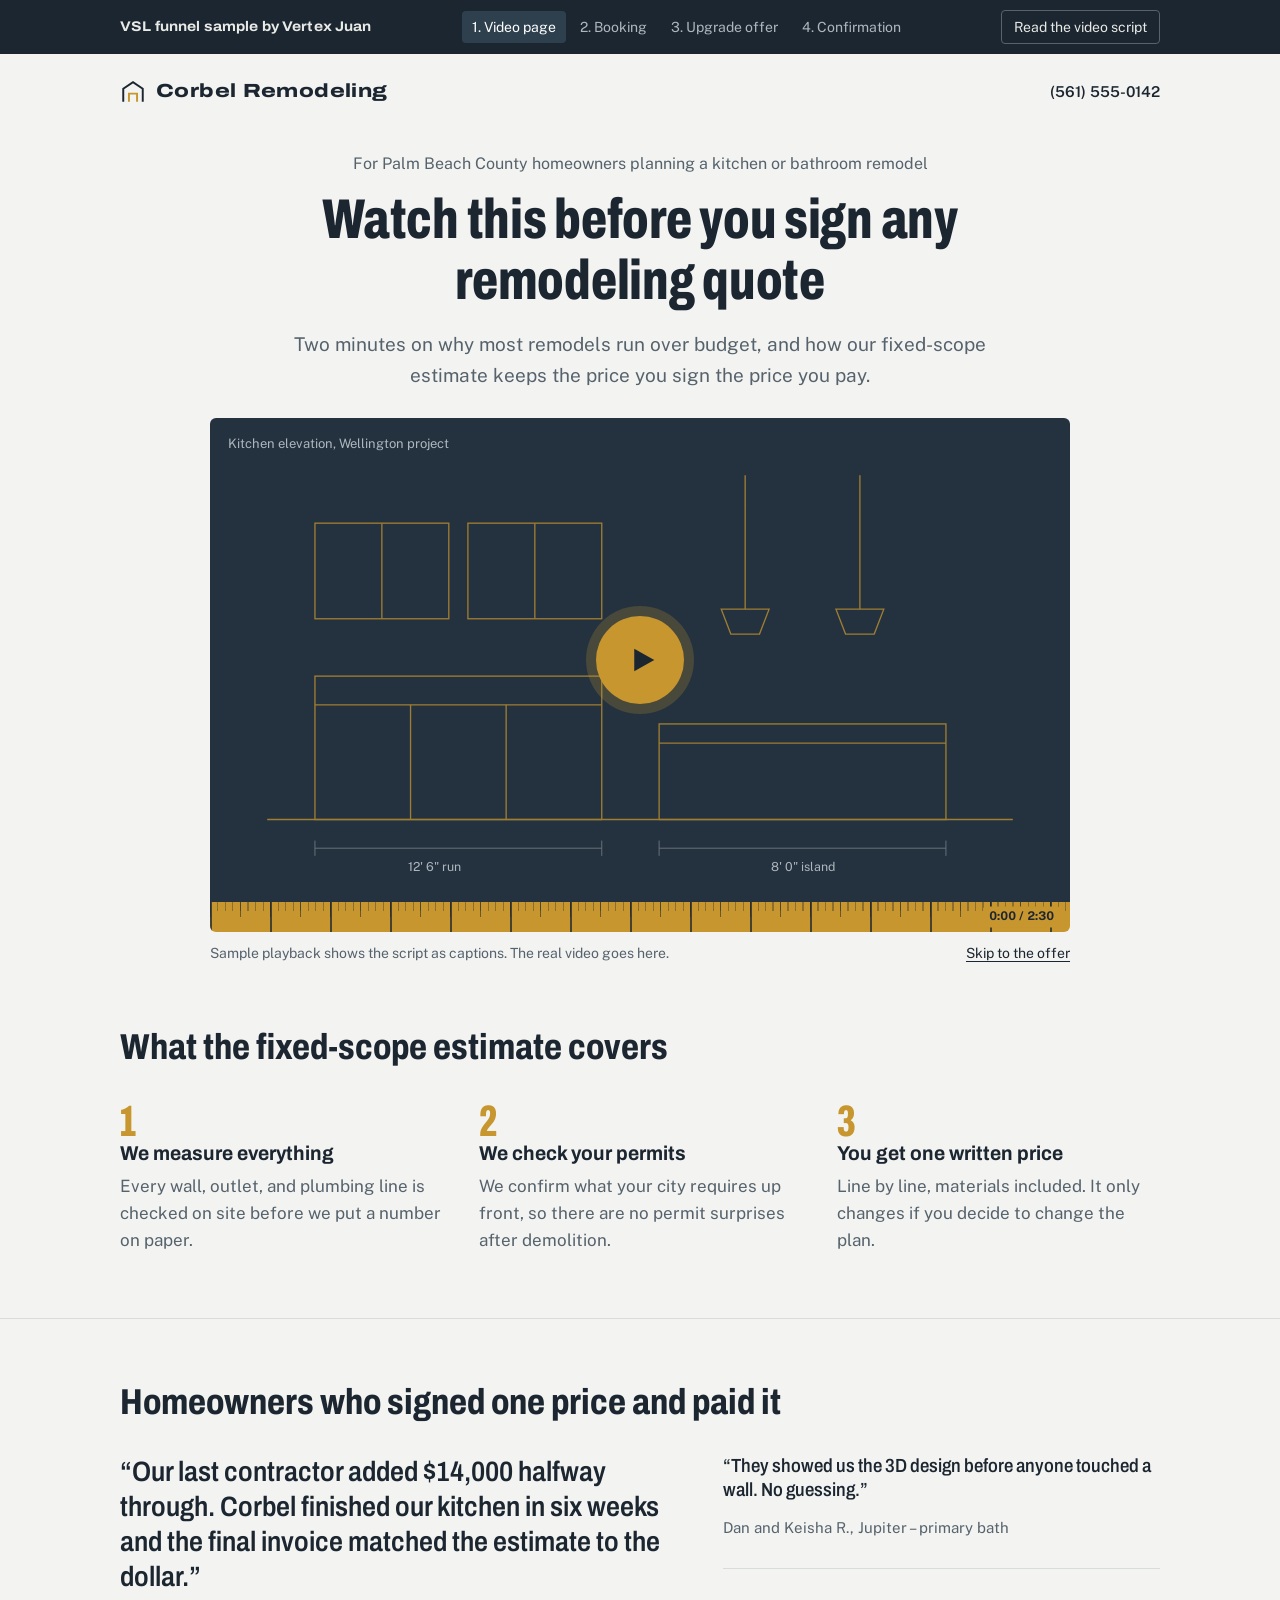
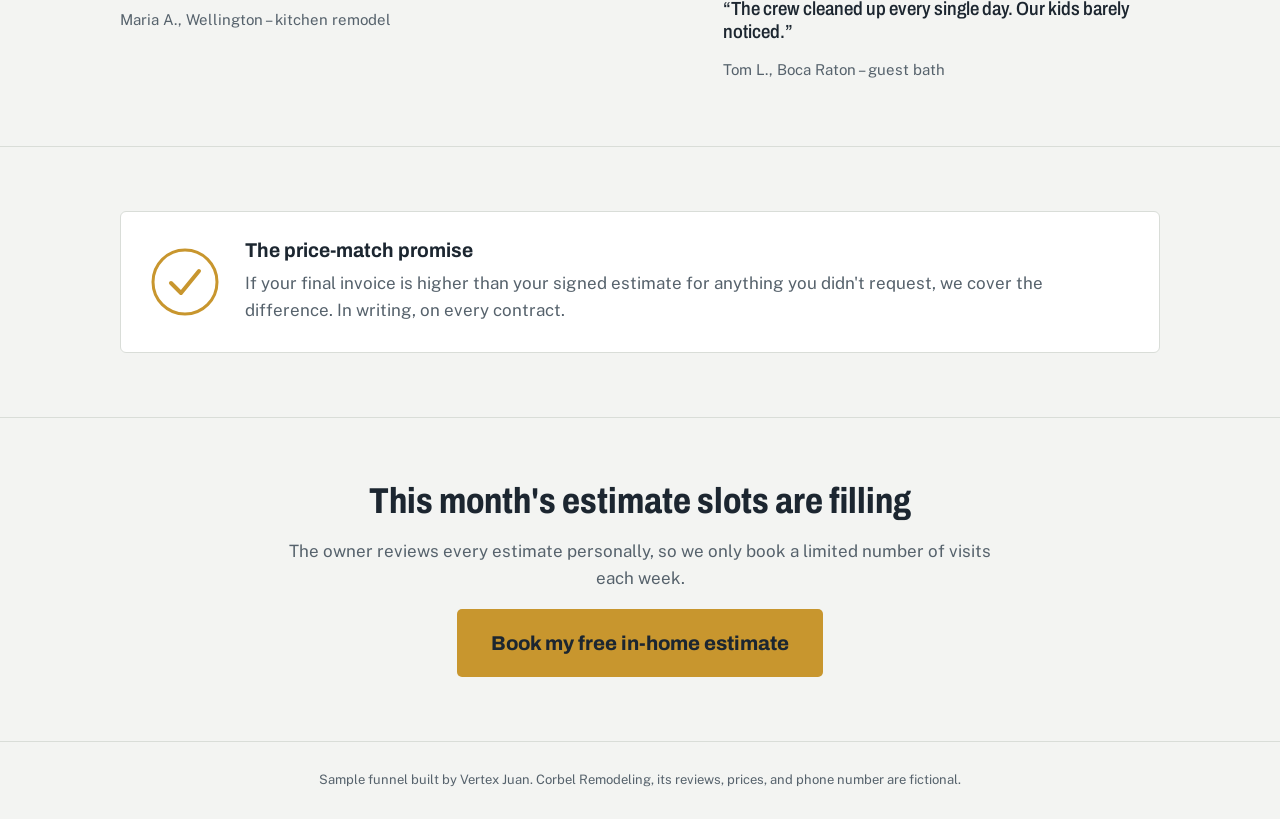
<file: VSL Funnel – Corbel Remodeling.html>
<!DOCTYPE html>
<html lang="en">
<head>
<meta charset="utf-8">
<meta name="viewport" content="width=device-width, initial-scale=1, viewport-fit=cover">
<title>Corbel Remodeling – VSL Funnel Sample</title>
<meta name="robots" content="noindex">
<link rel="preconnect" href="https://fonts.googleapis.com">
<link rel="preconnect" href="https://fonts.gstatic.com" crossorigin>
<link href="https://fonts.googleapis.com/css2?family=Archivo:wdth,wght@62..125,400..800&family=Public+Sans:wght@400;500;600;700&display=swap" rel="stylesheet">
<style>
:root{
  --paper:#F3F4F2; --surface:#FFFFFF; --ink:#1C2630; --muted:#56626C;
  --concrete:#D9DDD8; --slate:#24323F; --slate-2:#2E3F4E; --line:#C8962E;
  --brass:#C8962E; --brass-hover:#B5841F; --on-brass:#1C2630; --sage:#3E6B5A;
  --error:#A33A2B; --demo:#1C2630; --on-demo:#E8EAE6;
  --display:"Archivo","Arial Narrow",Arial,sans-serif;
  --body:"Public Sans",system-ui,-apple-system,"Segoe UI",Roboto,sans-serif;
  color-scheme:light;
  box-sizing:border-box;
  padding-top:env(safe-area-inset-top,0px);
  padding-bottom:env(safe-area-inset-bottom,0px);
}
@media (prefers-color-scheme:dark){
  :root:not([data-theme="light"]){
    --paper:#12181E; --surface:#1A222A; --ink:#E8EAE6; --muted:#9AA4AC;
    --concrete:#2C363F; --slate:#0E141A; --slate-2:#18222B; --sage:#7FB39E;
    --error:#E58B7C; --demo:#0A0F14; color-scheme:dark;
  }
}
:root[data-theme="dark"]{
  --paper:#12181E; --surface:#1A222A; --ink:#E8EAE6; --muted:#9AA4AC;
  --concrete:#2C363F; --slate:#0E141A; --slate-2:#18222B; --sage:#7FB39E;
  --error:#E58B7C; --demo:#0A0F14; color-scheme:dark;
}
*,*::before,*::after{box-sizing:inherit}
html{scroll-padding-top:env(safe-area-inset-top,0px)}
body{margin:0;background:var(--paper);color:var(--ink);font-family:var(--body);font-size:17px;line-height:1.6;-webkit-font-smoothing:antialiased}
img,svg{max-width:100%}
a{color:inherit}
:focus-visible{outline:3px solid var(--brass);outline-offset:3px}
button{font:inherit;cursor:pointer}

/* Demo bar */
.demo{background:var(--demo);color:var(--on-demo);font-size:14px;position:sticky;top:env(safe-area-inset-top,0px);z-index:20}
.demo-in{max-width:1080px;margin:0 auto;padding:10px 20px;display:flex;flex-wrap:wrap;gap:10px 18px;align-items:center;justify-content:space-between}
.demo strong{font-family:var(--display);font-stretch:110%;font-weight:700;letter-spacing:.01em}
.steps{display:flex;gap:4px;flex-wrap:wrap;list-style:none;margin:0;padding:0}
.steps a{display:block;text-decoration:none;padding:5px 10px;border-radius:4px;color:#AEB7BE}
.steps a[aria-current="page"]{background:#2E3F4E;color:#fff}
.steps a:hover{color:#fff}
.demo .script-btn{background:transparent;border:1px solid #56626C;color:#E8EAE6;padding:5px 12px;border-radius:4px}
.demo .script-btn:hover{border-color:var(--brass)}

/* Brand header */
.brand{max-width:1080px;margin:0 auto;padding:22px 20px 0;display:flex;justify-content:space-between;align-items:center;gap:12px}
.logo{font-family:var(--display);font-stretch:125%;font-weight:800;font-size:19px;letter-spacing:.02em;display:flex;align-items:center;gap:10px}
.logo svg{width:26px;height:26px}
.brand .phone{font-weight:600;font-size:15px;text-decoration:none}

main{min-height:60vh}
.view{display:none}
.view.active{display:block}
.wrap{max-width:1080px;margin:0 auto;padding:0 20px}
.narrow{max-width:760px;margin:0 auto;padding:0 20px}

h1,h2,h3{font-family:var(--display);line-height:1.08;margin:0}
h1{font-size:clamp(32px,5.2vw,56px);font-weight:800;font-stretch:72%;letter-spacing:-.005em}
h2{font-size:clamp(26px,3.4vw,36px);font-weight:750;font-stretch:80%}
h3{font-size:20px;font-weight:700;font-stretch:95%}
.lede{color:var(--muted);font-size:19px;max-width:62ch}

/* VSL hero */
.vsl-head{text-align:center;padding:44px 20px 28px;max-width:900px;margin:0 auto}
.vsl-head .pre{color:var(--muted);font-size:16px;margin:0 0 14px}
.vsl-head .lede{margin:18px auto 0}

.player{max-width:900px;margin:0 auto;padding:0 20px}
.screen{position:relative;aspect-ratio:16/9;background:var(--slate);border-radius:6px 6px 0 0;overflow:hidden;color:#E8EAE6}
.screen svg.plan{position:absolute;inset:0;width:100%;height:100%}
.play{position:absolute;left:50%;top:50%;transform:translate(-50%,-50%);width:88px;height:88px;border-radius:50%;border:0;background:var(--brass);color:var(--on-brass);display:grid;place-items:center;box-shadow:0 0 0 10px rgba(200,150,46,.22)}
.play:hover{background:var(--brass-hover)}
.play svg{width:30px;height:30px;margin-left:5px}
.screen .tag{position:absolute;left:18px;top:16px;font-size:13px;color:#AEB7BE}
.caption{position:absolute;left:0;right:0;bottom:0;padding:18px 24px 20px;background:linear-gradient(transparent,rgba(14,20,26,.92) 40%);font-size:clamp(15px,2.1vw,20px);line-height:1.45;min-height:40%;display:flex;align-items:flex-end;opacity:0;transition:opacity .3s}
.screen.playing .caption{opacity:1}
.screen.playing .play,.screen.done .play{display:none}
.chapter{position:absolute;right:18px;top:16px;font-size:13px;background:rgba(14,20,26,.7);padding:3px 10px;border-radius:3px;opacity:0}
.screen.playing .chapter{opacity:1}

/* Tape-measure progress */
.tape{position:relative;height:30px;background:var(--brass);border-radius:0 0 6px 6px;overflow:hidden}
.tape::before{content:"";position:absolute;inset:0;
  background:
    repeating-linear-gradient(90deg,rgba(28,38,48,.75) 0 2px,transparent 2px 60px),
    repeating-linear-gradient(90deg,rgba(28,38,48,.55) 0 1px,transparent 1px 30px) 0 0/100% 50% no-repeat,
    repeating-linear-gradient(90deg,rgba(28,38,48,.35) 0 1px,transparent 1px 7.5px) 0 0/100% 30% no-repeat}
.tape .fill{position:absolute;inset:0 auto 0 0;width:0;background:rgba(28,38,48,.82);transition:width .25s linear}
.tape .time{position:absolute;right:10px;top:50%;transform:translateY(-50%);font-size:12px;font-weight:700;color:var(--on-brass);background:var(--brass);padding:1px 6px;border-radius:3px;font-variant-numeric:tabular-nums}
.player-foot{display:flex;justify-content:space-between;gap:12px;flex-wrap:wrap;font-size:14px;color:var(--muted);margin-top:10px}
.linkish{background:none;border:0;padding:0;color:var(--ink);text-decoration:underline;text-underline-offset:3px}

.reveal{max-width:900px;margin:28px auto 0;padding:0 20px;text-align:center}
.reveal[hidden]{display:none}
.reveal.show{animation:rise .5s ease-out both}
@keyframes rise{from{opacity:0;transform:translateY(12px)}to{opacity:1;transform:none}}
.btn{display:inline-flex;align-items:center;justify-content:center;gap:10px;border:0;border-radius:5px;background:var(--brass);color:var(--on-brass);font-family:var(--display);font-stretch:100%;font-weight:750;font-size:20px;padding:18px 34px;text-decoration:none;min-height:56px}
.btn:hover{background:var(--brass-hover)}
.btn small{display:block;font-family:var(--body);font-weight:500;font-size:13px}
.btn-stack{flex-direction:column;gap:2px;line-height:1.2}
.btn-ghost{background:transparent;color:var(--ink);border:1px solid var(--concrete);font-size:16px;padding:14px 22px}
.btn-ghost:hover{background:var(--surface)}
.reveal .note{color:var(--muted);font-size:14px;margin-top:10px}

/* Sections */
section.band{padding:64px 0}
section.band + section.band{border-top:1px solid var(--concrete)}
.three{display:grid;grid-template-columns:repeat(3,1fr);gap:36px;margin-top:32px}
.three p{color:var(--muted);margin:8px 0 0}
.three .num{font-family:var(--display);font-stretch:62%;font-weight:800;font-size:44px;line-height:1;color:var(--brass)}
.quotes{display:grid;grid-template-columns:1.3fr 1fr;gap:36px;margin-top:32px;align-items:start}
blockquote{margin:0}
blockquote p{font-family:var(--display);font-stretch:85%;font-weight:600;font-size:clamp(22px,2.6vw,28px);line-height:1.25;margin:0}
blockquote footer{color:var(--muted);margin-top:14px;font-size:15px}
.quote-sm p{font-size:19px;font-weight:550}
.quote-sm + .quote-sm{margin-top:28px;padding-top:28px;border-top:1px solid var(--concrete)}
.guarantee{display:grid;grid-template-columns:auto 1fr;gap:24px;align-items:center;background:var(--surface);border:1px solid var(--concrete);border-radius:6px;padding:28px}
.guarantee svg{width:72px;height:72px}
.guarantee p{margin:8px 0 0;color:var(--muted)}
.final{text-align:center}
.final p{color:var(--muted)}

/* Booking */
.book{display:grid;grid-template-columns:1fr 1.15fr;gap:48px;padding:44px 0 72px;align-items:start}
.stack{margin:24px 0 0;padding:0;list-style:none;border-top:1px solid var(--concrete)}
.stack li{display:grid;grid-template-columns:1fr auto;gap:16px;padding:16px 0;border-bottom:1px solid var(--concrete)}
.stack li span{color:var(--muted);font-size:15px;display:block}
.stack .val{font-family:var(--display);font-weight:700;font-stretch:90%;white-space:nowrap}
.stack .total{border-bottom:0}
.stack .total .val{color:var(--sage)}
form.card{background:var(--surface);border:1px solid var(--concrete);border-radius:6px;padding:28px}
.progress{font-size:14px;color:var(--muted);margin:0 0 16px}
.field{margin-bottom:16px}
.field label,.field legend{display:block;font-weight:600;font-size:15px;margin-bottom:6px}
.row{display:grid;grid-template-columns:1fr 1fr;gap:14px}
input,select{width:100%;font:inherit;font-size:16px;color:var(--ink);background:var(--paper);border:1px solid var(--concrete);border-radius:4px;padding:12px}
input:focus,select:focus{outline:2px solid var(--brass);outline-offset:0;border-color:var(--brass)}
fieldset{border:0;margin:0 0 16px;padding:0}
.chips{display:flex;flex-wrap:wrap;gap:8px}
.chips input{position:absolute;opacity:0;width:1px;height:1px}
.chips label{margin:0;font-weight:500;border:1px solid var(--concrete);border-radius:4px;padding:9px 14px;cursor:pointer;background:var(--paper)}
.chips input:checked + label{background:var(--ink);color:var(--paper);border-color:var(--ink)}
.chips input:focus-visible + label{outline:3px solid var(--brass);outline-offset:2px}
.err{color:var(--error);font-size:14px;margin-top:6px;display:none}
.invalid .err{display:block}
.invalid input,.invalid select{border-color:var(--error)}
form .btn{width:100%;margin-top:6px}
.fine{font-size:13px;color:var(--muted);margin:12px 0 0;text-align:center}

/* Upgrade */
.oto{max-width:820px;margin:0 auto;padding:44px 20px 72px}
.oto .alert{background:var(--surface);border-left:4px solid var(--brass);padding:14px 18px;border-radius:0 4px 4px 0;font-weight:600;margin-bottom:28px}
.oto-grid{display:grid;grid-template-columns:1fr 1fr;gap:32px;margin:28px 0;align-items:center}
.render{aspect-ratio:4/3;background:var(--slate);border-radius:6px;overflow:hidden}
.render svg{width:100%;height:100%;display:block}
.oto ul{padding-left:20px;margin:12px 0 0}
.oto li{margin:6px 0}
.price{font-family:var(--display);font-stretch:70%;font-weight:800;font-size:48px;line-height:1}
.price s{color:var(--muted);font-size:26px;font-weight:600;margin-left:10px}
.oto-actions{display:flex;flex-direction:column;align-items:center;gap:14px;margin-top:28px}

/* Thanks */
.thanks{max-width:760px;margin:0 auto;padding:56px 20px 80px}
.check{width:64px;height:64px;border-radius:50%;background:var(--sage);display:grid;place-items:center;margin-bottom:22px}
.check svg{width:30px;height:30px}
.summary{background:var(--surface);border:1px solid var(--concrete);border-radius:6px;padding:8px 24px;margin:28px 0}
.summary dl{margin:0;display:grid;grid-template-columns:auto 1fr;gap:0 24px}
.summary dt,.summary dd{padding:12px 0;border-bottom:1px solid var(--concrete);margin:0}
.summary dt{color:var(--muted)}
.summary dd{font-weight:600}
.summary dt:last-of-type,.summary dd:last-of-type{border-bottom:0}
ol.next{padding:0;margin:20px 0 0;list-style:none;counter-reset:n}
ol.next li{counter-increment:n;display:grid;grid-template-columns:44px 1fr;gap:14px;padding:14px 0;border-top:1px solid var(--concrete)}
ol.next li::before{content:counter(n);font-family:var(--display);font-stretch:62%;font-weight:800;font-size:34px;line-height:1;color:var(--brass)}
ol.next p{margin:4px 0 0;color:var(--muted)}

footer.site{border-top:1px solid var(--concrete);padding:28px 20px;text-align:center;font-size:13px;color:var(--muted)}

/* Script drawer */
dialog{border:0;padding:0;max-width:680px;width:calc(100% - 32px);max-height:85vh;border-radius:8px;background:var(--surface);color:var(--ink)}
dialog::backdrop{background:rgba(14,20,26,.6)}
.dlg-head{position:sticky;top:0;background:var(--surface);display:flex;justify-content:space-between;align-items:center;padding:18px 24px;border-bottom:1px solid var(--concrete)}
.dlg-body{padding:8px 24px 28px}
.beat{display:grid;grid-template-columns:64px 1fr;gap:14px;padding:16px 0;border-bottom:1px solid var(--concrete)}
.beat:last-child{border-bottom:0}
.beat time{font-variant-numeric:tabular-nums;color:var(--muted);font-size:14px;padding-top:3px}
.beat h3{font-size:17px}
.beat p{margin:6px 0 0}
.close{background:none;border:1px solid var(--concrete);border-radius:4px;padding:6px 12px;color:var(--ink)}

@media (max-width:820px){
  .three,.quotes,.book,.oto-grid{grid-template-columns:1fr}
  .book{gap:32px}
  .guarantee{grid-template-columns:1fr}
}
@media (max-width:520px){
  .row{grid-template-columns:1fr}
  .play{width:68px;height:68px}
  .caption{padding:12px 14px 14px}
  .btn{font-size:18px;padding:16px 22px}
  .brand .phone{display:none}
}
@media (prefers-reduced-motion:reduce){
  *{animation:none!important;transition:none!important}
}
</style>
</head>
<body>

<div class="demo" role="region" aria-label="Sample funnel navigation">
  <div class="demo-in">
    <strong>VSL funnel sample by Vertex Juan</strong>
    <nav aria-label="Funnel steps">
      <ul class="steps">
        <li><a href="#vsl" data-step="vsl">1. Video page</a></li>
        <li><a href="#book" data-step="book">2. Booking</a></li>
        <li><a href="#upgrade" data-step="upgrade">3. Upgrade offer</a></li>
        <li><a href="#thanks" data-step="thanks">4. Confirmation</a></li>
      </ul>
    </nav>
    <button class="script-btn" type="button" id="openScript">Read the video script</button>
  </div>
</div>

<header class="brand">
  <div class="logo">
    <svg viewBox="0 0 32 32" aria-hidden="true"><path d="M4 28V12L16 4l12 8v16" fill="none" stroke="currentColor" stroke-width="2.4"/><path d="M11 28V18h10v10" fill="none" stroke="#C8962E" stroke-width="2.4"/></svg>
    Corbel Remodeling
  </div>
  <a class="phone" href="#book">(561) 555-0142</a>
</header>

<main>

<!-- STEP 1: VSL -->
<div class="view" id="view-vsl">
  <div class="vsl-head">
    <p class="pre">For Palm Beach County homeowners planning a kitchen or bathroom remodel</p>
    <h1>Watch this before you sign any remodeling quote</h1>
    <p class="lede">Two minutes on why most remodels run over budget, and how our fixed-scope estimate keeps the price you sign the price you pay.</p>
  </div>

  <div class="player">
    <div class="screen" id="screen">
      <svg class="plan" viewBox="0 0 900 506" aria-hidden="true" preserveAspectRatio="xMidYMid slice">
        <g fill="none" stroke="#C8962E" stroke-width="1.4" opacity=".75">
          <line x1="60" y1="420" x2="840" y2="420"/>
          <rect x="110" y="270" width="300" height="150"/>
          <line x1="110" y1="300" x2="410" y2="300"/>
          <line x1="210" y1="300" x2="210" y2="420"/><line x1="310" y1="300" x2="310" y2="420"/>
          <rect x="110" y="110" width="140" height="100"/><rect x="270" y="110" width="140" height="100"/>
          <line x1="180" y1="110" x2="180" y2="210"/><line x1="340" y1="110" x2="340" y2="210"/>
          <rect x="470" y="320" width="300" height="100"/>
          <line x1="470" y1="340" x2="770" y2="340"/>
          <line x1="560" y1="60" x2="560" y2="200"/><path d="M535 200h50l-10 26h-30z"/>
          <line x1="680" y1="60" x2="680" y2="200"/><path d="M655 200h50l-10 26h-30z"/>
          <rect x="470" y="110" width="0" height="0"/>
        </g>
        <g fill="none" stroke="#E8EAE6" stroke-width="1" opacity=".35">
          <line x1="110" y1="450" x2="410" y2="450"/><line x1="110" y1="442" x2="110" y2="458"/><line x1="410" y1="442" x2="410" y2="458"/>
          <line x1="470" y1="450" x2="770" y2="450"/><line x1="470" y1="442" x2="470" y2="458"/><line x1="770" y1="442" x2="770" y2="458"/>
        </g>
        <g fill="#AEB7BE" font-family="Public Sans, sans-serif" font-size="13">
          <text x="235" y="474" text-anchor="middle">12' 6" run</text>
          <text x="620" y="474" text-anchor="middle">8' 0" island</text>
        </g>
      </svg>
      <span class="tag">Kitchen elevation, Wellington project</span>
      <span class="chapter" id="chapter"></span>
      <button class="play" id="play" type="button" aria-label="Play video">
        <svg viewBox="0 0 24 24" aria-hidden="true"><path d="M5 3l16 9-16 9z" fill="currentColor"/></svg>
      </button>
      <div class="caption" id="caption" aria-live="polite"></div>
    </div>
    <div class="tape" aria-hidden="true"><div class="fill" id="fill"></div><span class="time" id="time">0:00 / 2:30</span></div>
    <div class="player-foot">
      <span>Sample playback shows the script as captions. The real video goes here.</span>
      <button class="linkish" type="button" id="skip">Skip to the offer</button>
    </div>
  </div>

  <div class="reveal" id="reveal" hidden>
    <a class="btn btn-stack" href="#book">Book my free in-home estimate<small>Includes a 3D design preview and a 30-day price lock</small></a>
    <p class="note">The button appears once the video reaches the offer, so viewers hear the full pitch first.</p>
  </div>

  <section class="band">
    <div class="wrap">
      <h2>What the fixed-scope estimate covers</h2>
      <div class="three">
        <div><div class="num">1</div><h3>We measure everything</h3><p>Every wall, outlet, and plumbing line is checked on site before we put a number on paper.</p></div>
        <div><div class="num">2</div><h3>We check your permits</h3><p>We confirm what your city requires up front, so there are no permit surprises after demolition.</p></div>
        <div><div class="num">3</div><h3>You get one written price</h3><p>Line by line, materials included. It only changes if you decide to change the plan.</p></div>
      </div>
    </div>
  </section>

  <section class="band">
    <div class="wrap">
      <h2>Homeowners who signed one price and paid it</h2>
      <div class="quotes">
        <blockquote>
          <p>“Our last contractor added $14,000 halfway through. Corbel finished our kitchen in six weeks and the final invoice matched the estimate to the dollar.”</p>
          <footer>Maria A., Wellington – kitchen remodel</footer>
        </blockquote>
        <div>
          <blockquote class="quote-sm"><p>“They showed us the 3D design before anyone touched a wall. No guessing.”</p><footer>Dan and Keisha R., Jupiter – primary bath</footer></blockquote>
          <blockquote class="quote-sm"><p>“The crew cleaned up every single day. Our kids barely noticed.”</p><footer>Tom L., Boca Raton – guest bath</footer></blockquote>
        </div>
      </div>
    </div>
  </section>

  <section class="band">
    <div class="wrap">
      <div class="guarantee">
        <svg viewBox="0 0 72 72" aria-hidden="true"><circle cx="36" cy="36" r="32" fill="none" stroke="#C8962E" stroke-width="3"/><path d="M22 37l10 10 18-22" fill="none" stroke="#C8962E" stroke-width="4" stroke-linecap="round" stroke-linejoin="round"/></svg>
        <div><h3>The price-match promise</h3><p>If your final invoice is higher than your signed estimate for anything you didn't request, we cover the difference. In writing, on every contract.</p></div>
      </div>
    </div>
  </section>

  <section class="band final">
    <div class="narrow">
      <h2>This month's estimate slots are filling</h2>
      <p>The owner reviews every estimate personally, so we only book a limited number of visits each week.</p>
      <a class="btn" href="#book">Book my free in-home estimate</a>
    </div>
  </section>
</div>

<!-- STEP 2: BOOKING -->
<div class="view" id="view-book">
  <div class="wrap">
    <div class="book">
      <div>
        <h1>Book your free in-home estimate</h1>
        <p class="lede">Tell us about your project and pick a day. We'll call within one business hour to confirm your visit.</p>
        <ul class="stack" aria-label="What you get">
          <li><div>In-home measurement and fixed-scope estimate<span>Written, line-by-line, materials included</span></div><div class="val">Free</div></li>
          <li><div>3D design preview of your new space<span>See it before demolition starts</span></div><div class="val">$350 value</div></li>
          <li><div>30-day price lock<span>Your estimate holds while you decide</span></div><div class="val">Included</div></li>
          <li class="total"><div><strong>Your cost today</strong></div><div class="val">$0</div></li>
        </ul>
      </div>

      <form class="card" id="bookForm" novalidate>
        <p class="progress">Takes about 60 seconds</p>
        <div class="row">
          <div class="field"><label for="name">Full name</label><input id="name" name="name" autocomplete="name" required><p class="err">Enter your name.</p></div>
          <div class="field"><label for="phoneIn">Phone</label><input id="phoneIn" name="phone" type="tel" autocomplete="tel" required><p class="err">Enter a 10-digit phone number.</p></div>
        </div>
        <div class="row">
          <div class="field"><label for="email">Email</label><input id="email" name="email" type="email" autocomplete="email" required><p class="err">Enter a valid email address.</p></div>
          <div class="field"><label for="zip">ZIP code</label><input id="zip" name="zip" inputmode="numeric" autocomplete="postal-code" maxlength="5" required><p class="err">Enter a 5-digit ZIP code.</p></div>
        </div>
        <fieldset class="field" id="projField">
          <legend>What are you remodeling?</legend>
          <div class="chips">
            <input type="radio" name="project" id="p1" value="Kitchen"><label for="p1">Kitchen</label>
            <input type="radio" name="project" id="p2" value="Bathroom"><label for="p2">Bathroom</label>
            <input type="radio" name="project" id="p3" value="Kitchen and bath"><label for="p3">Kitchen and bath</label>
            <input type="radio" name="project" id="p4" value="Whole home"><label for="p4">Whole home</label>
          </div>
          <p class="err">Choose a project type.</p>
        </fieldset>
        <div class="row">
          <div class="field"><label for="budget">Budget range</label>
            <select id="budget" name="budget" required>
              <option value="">Select a range</option>
              <option>Under $25,000</option><option>$25,000–$50,000</option><option>$50,000–$100,000</option><option>Over $100,000</option>
            </select><p class="err">Choose a budget range.</p></div>
          <div class="field"><label for="date">Preferred visit date</label><input id="date" name="date" type="date" required><p class="err">Pick a date from tomorrow onward.</p></div>
        </div>
        <button class="btn" type="submit">Book my free estimate</button>
        <p class="fine">Sample form. Nothing is sent. In a live funnel this connects to your CRM, calendar, and text reminders.</p>
      </form>
    </div>
  </div>
</div>

<!-- STEP 3: UPGRADE -->
<div class="view" id="view-upgrade">
  <div class="oto">
    <p class="alert">Your visit request is in. One optional add-on before you go.</p>
    <h1>Walk into your estimate with a full design plan</h1>
    <p class="lede">Most homeowners spend weeks choosing finishes after the estimate. Do it first, and your estimate comes back exact.</p>
    <div class="oto-grid">
      <div class="render" aria-hidden="true">
        <svg viewBox="0 0 400 300" preserveAspectRatio="xMidYMid slice">
          <rect width="400" height="300" fill="#24323F"/>
          <path d="M40 250 L200 290 L360 250 L200 210 Z" fill="#2E3F4E"/>
          <path d="M80 240 L200 270 L320 240 L320 200 L200 230 L80 200 Z" fill="#C8962E" opacity=".9"/>
          <path d="M80 200 L200 170 L320 200 L200 230 Z" fill="#E8EAE6"/>
          <path d="M60 60 L60 170 L170 140 L170 30 Z" fill="none" stroke="#E8EAE6" stroke-width="2" opacity=".6"/>
          <path d="M230 30 L340 60 L340 170 L230 140 Z" fill="none" stroke="#E8EAE6" stroke-width="2" opacity=".6"/>
          <line x1="160" y1="20" x2="160" y2="90" stroke="#C8962E" stroke-width="2"/><circle cx="160" cy="98" r="9" fill="#C8962E"/>
          <line x1="240" y1="20" x2="240" y2="90" stroke="#C8962E" stroke-width="2"/><circle cx="240" cy="98" r="9" fill="#C8962E"/>
        </svg>
      </div>
      <div>
        <h3>Design consultation with 3D renderings</h3>
        <ul>
          <li>A 90-minute session with our designer</li>
          <li>Three layout options in full 3D</li>
          <li>Finish and fixture selections priced into your estimate</li>
        </ul>
        <p class="price">$149 <s>$450</s></p>
        <p style="color:var(--muted);margin:8px 0 0">Fully credited to your project if you hire us.</p>
      </div>
    </div>
    <div class="oto-actions">
      <button class="btn" type="button" data-upgrade="yes">Add the design consultation for $149</button>
      <button class="linkish" type="button" data-upgrade="no">No thanks, keep my free estimate only</button>
    </div>
  </div>
</div>

<!-- STEP 4: THANKS -->
<div class="view" id="view-thanks">
  <div class="thanks">
    <div class="check"><svg viewBox="0 0 24 24" aria-hidden="true"><path d="M5 12.5l4.5 4.5L19 7.5" fill="none" stroke="#fff" stroke-width="3" stroke-linecap="round" stroke-linejoin="round"/></svg></div>
    <h1 id="thanksTitle">Your estimate visit is requested</h1>
    <p class="lede">Keep your phone nearby. We'll call within one business hour to lock in your time.</p>
    <div class="summary"><dl id="summary"></dl></div>
    <h2>What happens next</h2>
    <ol class="next">
      <li><div><h3>We call to confirm</h3><p>You'll also get a text reminder the day before your visit.</p></div></li>
      <li><div><h3>We visit and measure</h3><p>About 60 minutes on site. Have any inspiration photos ready.</p></div></li>
      <li><div><h3>You get your written price</h3><p>Your fixed-scope estimate and 3D preview arrive within five business days.</p></div></li>
    </ol>
    <p style="margin-top:32px"><a class="btn btn-ghost" href="#vsl">Watch the video again</a></p>
  </div>
</div>

</main>

<footer class="site">Sample funnel built by Vertex Juan. Corbel Remodeling, its reviews, prices, and phone number are fictional.</footer>

<dialog id="scriptDlg" aria-labelledby="scriptTitle">
  <div class="dlg-head"><h2 id="scriptTitle" style="font-size:24px">Video script (2:30)</h2><button class="close" type="button" id="closeScript">Close</button></div>
  <div class="dlg-body" id="scriptBody"></div>
</dialog>

<script>
(function(){
  var beats=[
    {t:0,  name:"Hook", text:"If you're planning a kitchen or bathroom remodel in Palm Beach County, give me two minutes before you call a single contractor. What I'm about to show you could save you months of delays and thousands in surprise costs."},
    {t:15, name:"The problem", text:"Most remodels go over budget for one reason: the quote you sign isn't the real price. Vague line items and allowances that run out show up after demolition, when you can't walk away."},
    {t:45, name:"Who we are", text:"I'm Mark Corbel. For 15 years we've remodeled homes from Jupiter to Boca Raton, and we got tired of fixing other contractors' mistakes. So we built a different process."},
    {t:70, name:"How it works", text:"It's called the fixed-scope estimate. Before you sign, we measure everything, confirm your city's permit requirements, and give you a line-by-line written price with materials included."},
    {t:100,name:"Proof", text:"That's how Maria in Wellington got her kitchen done in six weeks, with a final invoice that matched her estimate to the dollar."},
    {t:120,name:"The offer", text:"This month we're booking free in-home estimates. When you book, you also get a 3D design preview of your new space and a 30-day price lock."},
    {t:140,name:"Call to action", text:"Click the button below this video, pick a day, and we'll see you at your home. Slots are limited because I review every estimate myself."}
  ];
  var TOTAL=150, DEMO_SECONDS=21;

  // Script dialog
  var body=document.getElementById('scriptBody');
  beats.forEach(function(b){
    var d=document.createElement('div');d.className='beat';
    d.innerHTML='<time>'+fmt(b.t)+'</time><div><h3></h3><p></p></div>';
    d.querySelector('h3').textContent=b.name;d.querySelector('p').textContent=b.text;
    body.appendChild(d);
  });
  var dlg=document.getElementById('scriptDlg');
  document.getElementById('openScript').onclick=function(){dlg.showModal()};
  document.getElementById('closeScript').onclick=function(){dlg.close()};

  function fmt(s){s=Math.floor(s);return Math.floor(s/60)+':'+String(s%60).padStart(2,'0')}

  // Demo playback
  var screen=document.getElementById('screen'),cap=document.getElementById('caption'),
      chap=document.getElementById('chapter'),fill=document.getElementById('fill'),
      time=document.getElementById('time'),reveal=document.getElementById('reveal'),timer=null;
  function showCTA(){
    if(!reveal.hidden)return;
    reveal.hidden=false;reveal.classList.add('show');
  }
  function stop(){clearInterval(timer);timer=null}
  function play(){
    if(timer)return;
    screen.classList.remove('done');screen.classList.add('playing');
    var start=Date.now();
    timer=setInterval(function(){
      var p=Math.min((Date.now()-start)/1000/DEMO_SECONDS,1), v=p*TOTAL, cur=beats[0];
      beats.forEach(function(b){if(v>=b.t)cur=b});
      if(cap.dataset.t!==String(cur.t)){cap.dataset.t=cur.t;cap.textContent=cur.text;chap.textContent=cur.name}
      fill.style.width=(p*100)+'%';time.textContent=fmt(v)+' / '+fmt(TOTAL);
      if(v>=120)showCTA();
      if(p>=1){stop();screen.classList.remove('playing');screen.classList.add('done');}
    },150);
  }
  document.getElementById('play').onclick=play;
  document.getElementById('skip').onclick=function(){
    showCTA();reveal.scrollIntoView({behavior:matchMedia('(prefers-reduced-motion: reduce)').matches?'auto':'smooth',block:'center'});
  };

  // Routing
  var state={upgrade:null,data:null};
  function route(){
    var h=(location.hash||'#vsl').slice(1);
    if(['vsl','book','upgrade','thanks'].indexOf(h)<0)h='vsl';
    if(h!=='vsl')stop();
    document.querySelectorAll('.view').forEach(function(v){v.classList.toggle('active',v.id==='view-'+h)});
    document.querySelectorAll('.steps a').forEach(function(a){
      if(a.dataset.step===h)a.setAttribute('aria-current','page');else a.removeAttribute('aria-current');
    });
    if(h==='thanks')renderThanks();
    window.scrollTo(0,0);
  }
  window.addEventListener('hashchange',route);

  // Booking form
  var form=document.getElementById('bookForm'),dateIn=document.getElementById('date');
  var tm=new Date();tm.setDate(tm.getDate()+1);
  dateIn.min=tm.toISOString().slice(0,10);
  function setErr(el,bad){(el.closest('.field')).classList.toggle('invalid',bad);if(el.setAttribute)el.setAttribute('aria-invalid',bad)}
  form.addEventListener('submit',function(e){
    e.preventDefault();
    var f=form.elements,ok=true,first=null;
    function check(el,bad){setErr(el,bad);if(bad){ok=false;if(!first)first=el}}
    check(f.name,!f.name.value.trim());
    check(f.phone,f.phone.value.replace(/\D/g,'').length<10);
    check(f.email,!/^[^\s@]+@[^\s@]+\.[^\s@]+$/.test(f.email.value));
    check(f.zip,!/^\d{5}$/.test(f.zip.value));
    var proj=form.querySelector('input[name=project]:checked');
    var pf=document.getElementById('projField');pf.classList.toggle('invalid',!proj);
    if(!proj){ok=false;if(!first)first=document.getElementById('p1')}
    check(f.budget,!f.budget.value);
    check(f.date,!f.date.value||f.date.value<dateIn.min);
    if(!ok){first.focus();return}
    state.data={name:f.name.value.trim(),project:proj.value,budget:f.budget.value,date:f.date.value,phone:f.phone.value};
    location.hash='#upgrade';
  });
  form.addEventListener('input',function(e){var fld=e.target.closest('.field');if(fld)fld.classList.remove('invalid')});

  document.querySelectorAll('[data-upgrade]').forEach(function(b){
    b.onclick=function(){state.upgrade=b.dataset.upgrade==='yes';location.hash='#thanks'};
  });

  function renderThanks(){
    var d=state.data||{name:'Sample Homeowner',project:'Kitchen',budget:'$25,000–$50,000',date:dateIn.min,phone:'(561) 555-0100'};
    var first=d.name.split(' ')[0];
    document.getElementById('thanksTitle').textContent='You\'re booked, '+first;
    var dt=new Date(d.date+'T12:00:00');
    var rows=[['Project',d.project],['Budget',d.budget],
      ['Requested visit',dt.toLocaleDateString('en-US',{weekday:'long',month:'long',day:'numeric'})],
      ['We\'ll call',d.phone],
      ['Design consultation',state.upgrade?'Added, $149 credited to your project':'Not added']];
    var dl=document.getElementById('summary');dl.innerHTML='';
    rows.forEach(function(r){var t=document.createElement('dt');t.textContent=r[0];var v=document.createElement('dd');v.textContent=r[1];dl.appendChild(t);dl.appendChild(v)});
  }

  route();
})();
</script>
</body>
</html>
</file>
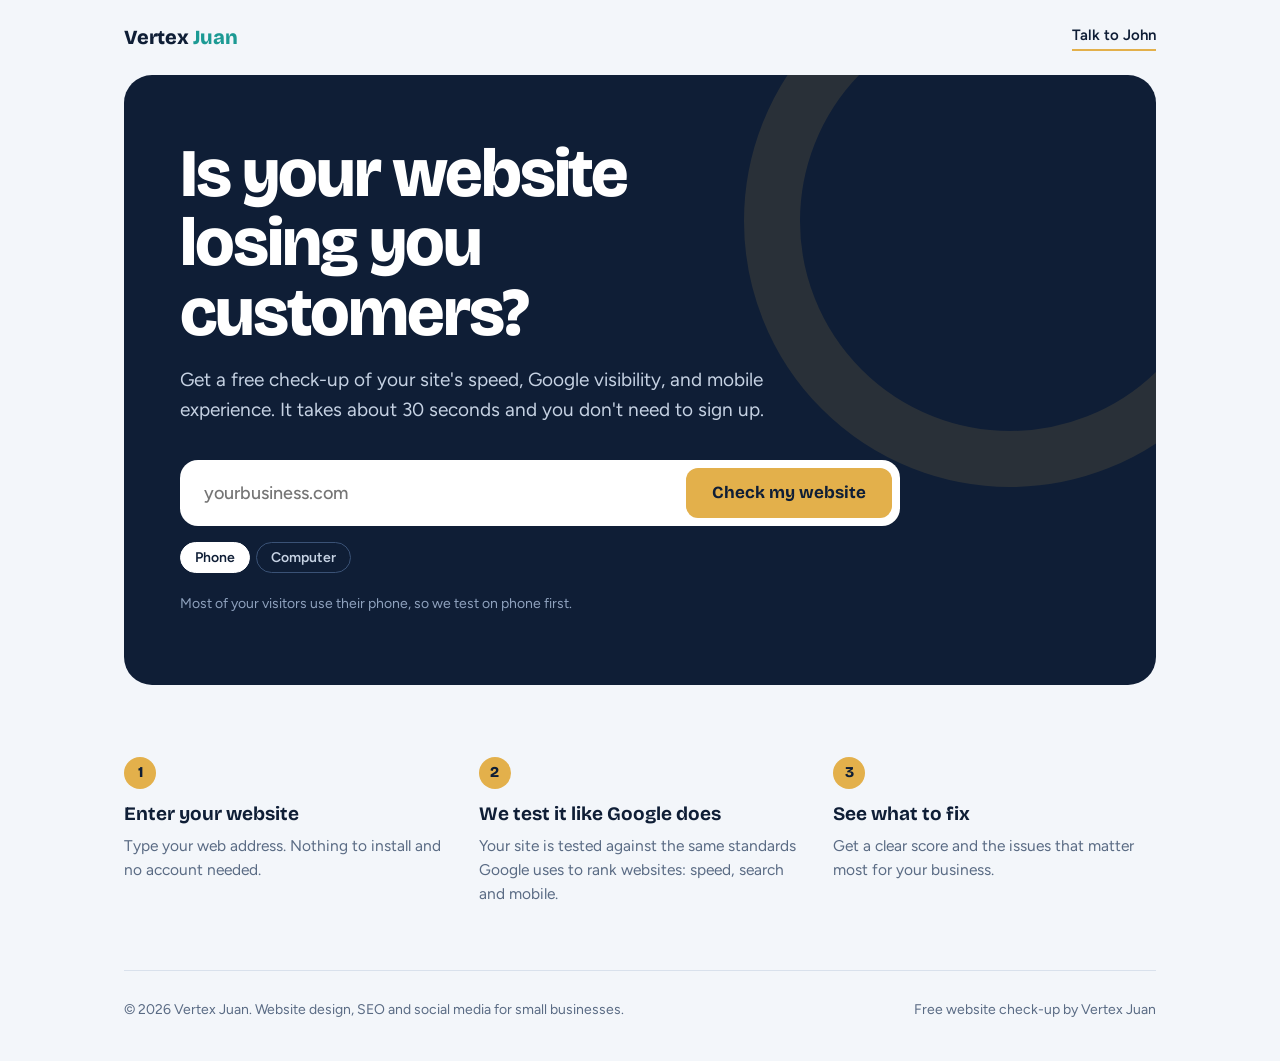
<file: website-audit.html>
<!DOCTYPE html>
<html lang="en">
<head>
<meta charset="UTF-8">
<meta name="viewport" content="width=device-width, initial-scale=1">
<title>Free Website Check-Up | Vertex Juan</title>
<link rel="icon" type="image/png" href="favicon.png">
<link rel="apple-touch-icon" href="apple-touch-icon.png">
<meta name="description" content="Check your website's speed, SEO, and mobile experience in 30 seconds. Free, no sign-up, by Vertex Juan.">
<link rel="preconnect" href="https://fonts.googleapis.com">
<link rel="preconnect" href="https://fonts.gstatic.com" crossorigin>
<link href="https://fonts.googleapis.com/css2?family=Bricolage+Grotesque:opsz,wght@12..96,500;12..96,700;12..96,800&family=Figtree:wght@400;500;600&display=swap" rel="stylesheet">
<style>
/* ==========================================================
   SETTINGS — the only two lines you need to edit
   ========================================================== */
</style>
<script>
  // 1) Free Google PageSpeed API key (optional but recommended — without it
  //    Google's shared limit can block requests on busy days).
  const PSI_KEY = "AIzaSyDxBI3wGpzuawZlAi0mNidjKo-E2CxC8Cw";
  // 2) Free Web3Forms access key (sends leads to your email). Get it at web3forms.com
  const WEB3FORMS_KEY = "a1aa7276-2589-4702-a2f4-5ad731ccb0e6";
  const CONTACT_EMAIL = "jnmagatva@gmail.com";
</script>
<style>
:root{
  --ink:#0F1E36;        /* JN navy, text + header */
  --navy-2:#1B3153;
  --gold:#E3B04B;       /* brand gold, the one bold accent */
  --teal:#1C9A94;       /* passing */
  --amber:#E08E2B;      /* needs work */
  --coral:#D9534A;      /* failing */
  --paper:#F3F6FA;      /* cool page background */
  --line:#D9E1EC;
  --muted:#5A6B84;
  --display:"Bricolage Grotesque", "Segoe UI", system-ui, sans-serif;
  --body:"Figtree", "Segoe UI", system-ui, sans-serif;
}
*{box-sizing:border-box}
html,body{margin:0}
body{font-family:var(--body);color:var(--ink);background:var(--paper);font-size:17px;line-height:1.55;-webkit-font-smoothing:antialiased}
a{color:inherit}
:focus-visible{outline:3px solid var(--gold);outline-offset:3px;border-radius:4px}
.wrap{max-width:1080px;margin:0 auto;padding:0 24px}

/* ---------- Header ---------- */
.top{display:flex;justify-content:space-between;align-items:center;padding:22px 0}
.brand{font-family:var(--display);font-weight:800;font-size:20px;text-decoration:none;letter-spacing:-.01em}
.brand span{color:var(--teal)}
.top a.contact{font-weight:600;font-size:15px;text-decoration:none;border-bottom:2px solid var(--gold);padding-bottom:2px}

/* ---------- Hero: the input IS the hero ---------- */
.hero{background:var(--ink);color:#fff;border-radius:28px;padding:64px 56px 56px;position:relative;overflow:hidden}
.hero::after{content:"";position:absolute;right:-120px;top:-120px;width:420px;height:420px;border-radius:50%;
  border:56px solid rgba(227,176,75,.12)}
.hero h1{font-family:var(--display);font-weight:800;font-size:clamp(38px,6vw,68px);line-height:1.02;letter-spacing:-.03em;margin:0 0 18px;max-width:14ch}
.hero p.lede{font-size:19px;color:#C6D2E3;max-width:52ch;margin:0 0 36px}
.check{display:flex;gap:10px;background:#fff;border-radius:18px;padding:8px;max-width:720px;position:relative;z-index:1}
.check input{flex:1;min-width:0;border:0;font:500 18px var(--body);color:var(--ink);padding:14px 16px;background:transparent}
.check input:focus{outline:none}
.check:focus-within{box-shadow:0 0 0 4px rgba(227,176,75,.55)}
.btn{font:700 17px var(--display);border:0;border-radius:12px;padding:14px 26px;cursor:pointer;background:var(--gold);color:var(--ink);white-space:nowrap}
.btn:hover{background:#EDBF60}
.btn:disabled{opacity:.6;cursor:wait}
.device{display:flex;gap:6px;margin-top:16px;position:relative;z-index:1}
.device button{font:600 14px var(--body);color:#C6D2E3;background:transparent;border:1.5px solid #3A5276;border-radius:999px;padding:6px 14px;cursor:pointer}
.device button[aria-pressed="true"]{background:#fff;color:var(--ink);border-color:#fff}
.note{font-size:14px;color:#8FA2BE;margin-top:20px;position:relative;z-index:1}

/* ---------- Loading ---------- */
.loading{display:none;padding:56px 0;text-align:left}
.loading.on{display:block}
.scan{height:6px;background:var(--line);border-radius:6px;overflow:hidden;max-width:560px}
.scan i{display:block;height:100%;width:30%;background:var(--teal);border-radius:6px;animation:scan 1.4s ease-in-out infinite}
@keyframes scan{0%{transform:translateX(-100%)}100%{transform:translateX(340%)}}
.loading h2{font-family:var(--display);font-size:26px;margin:0 0 6px}
.loading p{color:var(--muted);margin:0 0 20px}

.error{display:none;margin:40px 0;background:#fff;border-left:5px solid var(--coral);border-radius:12px;padding:22px 26px}
.error.on{display:block}
.error h3{margin:0 0 6px;font-family:var(--display)}

/* ---------- Results ---------- */
.results{display:none;padding:56px 0 24px}
.results.on{display:block}
.summary{display:grid;grid-template-columns:minmax(260px,340px) 1fr;gap:48px;align-items:center}
.gauge{position:relative;width:100%;max-width:320px;aspect-ratio:1}
.gauge svg{width:100%;height:100%;transform:rotate(135deg)}
.gauge .track{fill:none;stroke:var(--line);stroke-width:14;stroke-linecap:round}
.gauge .val{fill:none;stroke-width:14;stroke-linecap:round;transition:stroke-dashoffset 1.6s cubic-bezier(.2,.8,.2,1)}
.gauge .num{position:absolute;inset:0;display:flex;flex-direction:column;align-items:center;justify-content:center}
.gauge .num b{font-family:var(--display);font-size:88px;font-weight:800;line-height:1;letter-spacing:-.04em}
.gauge .num small{color:var(--muted);font-weight:600;margin-top:6px}
.verdict h2{font-family:var(--display);font-size:clamp(28px,3.6vw,40px);line-height:1.1;letter-spacing:-.02em;margin:0 0 10px}
.verdict .site{color:var(--muted);font-weight:600;word-break:break-all;margin:0 0 22px}
.meters{display:grid;gap:14px}
.meter{display:grid;grid-template-columns:150px 1fr 44px;align-items:center;gap:14px}
.meter label{font-weight:600}
.bar{height:12px;background:var(--line);border-radius:12px;overflow:hidden}
.bar i{display:block;height:100%;width:0;border-radius:12px;transition:width 1.4s cubic-bezier(.2,.8,.2,1)}
.meter output{font-family:var(--display);font-weight:700;font-size:20px;text-align:right}

.section-title{font-family:var(--display);font-size:26px;letter-spacing:-.01em;margin:64px 0 6px}
.section-sub{color:var(--muted);margin:0 0 22px;max-width:62ch}

.vitals{display:grid;grid-template-columns:repeat(auto-fit,minmax(180px,1fr));border-top:2px solid var(--ink)}
.vital{padding:18px 18px 18px 0;border-bottom:1px solid var(--line)}
.vital .v{font-family:var(--display);font-weight:700;font-size:30px}
.vital .k{font-weight:600}
.vital .d{font-size:14px;color:var(--muted)}
.dot{display:inline-block;width:10px;height:10px;border-radius:50%;margin-right:8px;vertical-align:middle}

.shot-row{display:grid;grid-template-columns:1fr 260px;gap:40px;align-items:start}
.issues{list-style:none;margin:0;padding:0;counter-reset:none}
.issue{background:#fff;border-radius:14px;padding:18px 22px;margin-bottom:10px;border:1px solid var(--line)}
.issue h4{margin:0 0 4px;font-size:17px;display:flex;gap:10px;align-items:baseline}
.issue p{margin:0;color:var(--muted);font-size:15.5px}
.issue .tech{margin-top:10px;padding-top:10px;border-top:1px dashed var(--line);font-size:14px;color:var(--ink);line-height:1.5}
.issue .tag{font-size:12.5px;font-weight:600;border-radius:6px;padding:2px 8px;white-space:nowrap}
.locked{position:relative}
.locked .issue{filter:blur(4px);user-select:none;pointer-events:none}
.phone{background:var(--ink);border-radius:30px;padding:12px;position:sticky;top:24px}
.phone img{width:100%;display:block;border-radius:20px;background:#fff}
.phone figcaption{color:#C6D2E3;font-size:13px;text-align:center;padding:10px 0 2px}

/* ---------- Lead form ---------- */
.lead{margin:64px 0 0;background:var(--ink);color:#fff;border-radius:28px;padding:48px 56px;display:grid;grid-template-columns:1.1fr 1fr;gap:40px}
.lead h3{font-family:var(--display);font-size:clamp(26px,3vw,36px);line-height:1.1;letter-spacing:-.02em;margin:0 0 12px}
.lead p{color:#C6D2E3;margin:0 0 14px}
.lead ul{margin:0;padding-left:20px;color:#C6D2E3}
.lead ul li{margin-bottom:6px}
.lead form{display:grid;gap:12px;align-content:start}
.lead label{font-size:14px;font-weight:600;color:#C6D2E3}
.lead input,.lead textarea{width:100%;font:500 16px var(--body);border:1.5px solid #3A5276;background:var(--navy-2);color:#fff;border-radius:12px;padding:13px 14px}
.lead input:focus,.lead textarea:focus{outline:none;border-color:var(--gold)}
.lead .btn{margin-top:6px}
.lead .ok{display:none;background:rgba(28,154,148,.18);border:1.5px solid var(--teal);border-radius:14px;padding:22px}
.lead .ok h4{margin:0 0 4px;font-family:var(--display);font-size:22px}

/* ---------- How it works + footer ---------- */
.how{display:grid;grid-template-columns:repeat(3,1fr);gap:32px;padding:72px 0 24px}
.how h4{font-family:var(--display);font-size:19px;margin:10px 0 6px}
.how p{margin:0;color:var(--muted);font-size:15.5px}
.how .n{font-family:var(--display);font-weight:800;font-size:15px;color:var(--ink);background:var(--gold);width:32px;height:32px;border-radius:50%;display:grid;place-items:center}
footer{border-top:1px solid var(--line);margin-top:40px;padding:28px 0 40px;color:var(--muted);font-size:14px;display:flex;justify-content:space-between;gap:16px;flex-wrap:wrap}

@media (max-width:820px){
  .hero{padding:44px 26px 36px;border-radius:22px}
  .check{flex-direction:column}
  .summary,.shot-row,.lead{grid-template-columns:1fr}
  .gauge{margin:0 auto;max-width:260px}
  .phone{position:static;max-width:240px}
  .lead{padding:36px 26px}
  .how{grid-template-columns:1fr}
  .meter{grid-template-columns:120px 1fr 40px}
}
@media (prefers-reduced-motion:reduce){
  *{transition:none!important;animation:none!important}
}
</style>
</head>
<body>
<div class="wrap">
  <header class="top">
    <a class="brand" href="./">Vertex <span>Juan</span></a>
    <a class="contact" href="mailto:jnmagatva@gmail.com">Talk to John</a>
  </header>

  <section class="hero">
    <h1>Is your website losing you customers?</h1>
    <p class="lede">Get a free check-up of your site's speed, Google visibility, and mobile experience. It takes about 30 seconds and you don't need to sign up.</p>
    <form class="check" id="checkForm" novalidate>
      <label for="url" class="sr" style="position:absolute;left:-9999px">Website address</label>
      <input id="url" type="text" inputmode="url" autocomplete="url" placeholder="yourbusiness.com" required>
      <button class="btn" id="goBtn" type="submit">Check my website</button>
    </form>
    <div class="device" role="group" aria-label="Device to test">
      <button type="button" data-s="mobile" aria-pressed="true">Phone</button>
      <button type="button" data-s="desktop" aria-pressed="false">Computer</button>
    </div>
    <p class="note">Most of your visitors use their phone, so we test on phone first.</p>
  </section>

  <section class="loading" id="loading" aria-live="polite">
    <h2>Checking your website</h2>
    <p id="loadMsg">Loading your site the way a customer's phone would…</p>
    <div class="scan"><i></i></div>
  </section>

  <section class="error" id="error" role="alert">
    <h3 id="errTitle">We couldn't check that website</h3>
    <p id="errMsg"></p>
  </section>

  <section class="results" id="results" aria-live="polite">
    <div class="summary">
      <div class="gauge">
        <svg viewBox="0 0 120 120" aria-hidden="true">
          <circle class="track" cx="60" cy="60" r="50" pathLength="100" stroke-dasharray="75 100"/>
          <circle class="val" id="gaugeVal" cx="60" cy="60" r="50" pathLength="100" stroke-dasharray="75 100" stroke-dashoffset="75"/>
        </svg>
        <div class="num"><b id="overall">0</b><small>Overall score</small></div>
      </div>
      <div class="verdict">
        <h2 id="verdictText"></h2>
        <p class="site" id="siteName"></p>
        <div class="meters" id="meters"></div>
      </div>
    </div>

    <h3 class="section-title">How fast it feels to a customer</h3>
    <p class="section-sub">These are the numbers Google uses to judge your site. Green is good, orange needs work, red is costing you visitors.</p>
    <div class="vitals" id="vitals"></div>

    <h3 class="section-title">What to fix first</h3>
    <p class="section-sub" id="issuesSub"></p>
    <div class="shot-row">
      <div>
        <ul class="issues" id="issuesFree"></ul>
        <div class="locked"><ul class="issues" id="issuesLocked"></ul></div>
      </div>
      <figure class="phone" id="phone" style="margin:0;display:none">
        <img id="shot" alt="How your homepage looks when it loads">
        <figcaption>Your homepage, as Google saw it</figcaption>
      </figure>
    </div>

    <section class="lead" id="lead">
      <div>
        <h3>Get the full report and a fix plan</h3>
        <p>I'll go through your results personally and send you:</p>
        <ul>
          <li>Every issue we found, explained in plain English</li>
          <li>Which fixes will bring you the most new customers</li>
          <li>A clear quote if you'd like me to fix them for you</li>
        </ul>
      </div>
      <div>
        <form id="leadForm">
          <div><label for="lname">Your name</label><input id="lname" name="name" required autocomplete="name"></div>
          <div><label for="lemail">Email</label><input id="lemail" name="email" type="email" required autocomplete="email"></div>
          <div><label for="lbiz">Business name</label><input id="lbiz" name="business" autocomplete="organization"></div>
          <button class="btn" type="submit" id="leadBtn">Send me the full report</button>
        </form>
        <div class="ok" id="leadOk">
          <h4>Thanks, it's on the way</h4>
          <p style="margin:0">I'll email your full report within one business day.</p>
        </div>
      </div>
    </section>
  </section>

  <section class="how">
    <div><div class="n">1</div><h4>Enter your website</h4><p>Type your web address. Nothing to install and no account needed.</p></div>
    <div><div class="n">2</div><h4>We test it like Google does</h4><p>Your site is tested against the same standards Google uses to rank websites: speed, search and mobile.</p></div>
    <div><div class="n">3</div><h4>See what to fix</h4><p>Get a clear score and the issues that matter most for your business.</p></div>
  </section>

  <footer>
    <span>© <span id="yr"></span> Vertex Juan. Website design, SEO and social media for small businesses.</span>
    <span>Free website check-up by Vertex Juan</span>
  </footer>
</div>

<script>
(() => {
  const $ = id => document.getElementById(id);
  $("yr").textContent = new Date().getFullYear();
  let strategy = "mobile", last = null;
  const OWNER = new URLSearchParams(location.search).get("owner") === "1";

  document.querySelectorAll(".device button").forEach(b => b.addEventListener("click", () => {
    strategy = b.dataset.s;
    document.querySelectorAll(".device button").forEach(x => x.setAttribute("aria-pressed", x === b));
  }));

  const CATS = [
    ["performance", "Speed"],
    ["seo", "Google search"],
    ["accessibility", "Easy to use"],
    ["best-practices", "Security & trust"]
  ];
  const color = s => s >= 90 ? "var(--teal)" : s >= 50 ? "var(--amber)" : "var(--coral)";

  // Plain-English translations of Google's technical findings
  const PLAIN = {
    "largest-contentful-paint":["Your main content loads slowly","Visitors wait too long to see your page. Many leave before it appears."],
    "render-blocking-resources":["Files are holding up your page","Some code loads before anything shows on screen, which makes the page feel slow."],
    "uses-optimized-images":["Your images are too heavy","Large photos slow your site down, especially on phone data."],
    "modern-image-formats":["Images use old file formats","Newer formats look the same but load much faster."],
    "uses-responsive-images":["Images are bigger than needed","Phones are downloading desktop-sized photos."],
    "offscreen-images":["Images load before they're needed","Photos lower on the page should wait until the visitor scrolls."],
    "unused-javascript":["Unused code is slowing you down","Your site loads code it never uses."],
    "unused-css-rules":["Unused styling code","Extra design code adds weight to every page."],
    "unminified-javascript":["Code isn't compressed","Compressing your code makes pages load faster."],
    "unminified-css":["Styling code isn't compressed","Compressing your styling code makes pages load faster."],
    "server-response-time":["Your hosting is slow to respond","The server takes too long before the page even starts loading."],
    "uses-text-compression":["Pages aren't compressed","Turning on compression can cut load times a lot."],
    "uses-long-cache-ttl":["Returning visitors re-download everything","Browser caching would make repeat visits much faster."],
    "total-byte-weight":["Your pages are very heavy","The total download size is large for a phone connection."],
    "dom-size":["Your pages are overly complex","Too many page elements slow down phones."],
    "meta-description":["Missing Google description","Google has no summary to show under your name in search results."],
    "document-title":["Missing page title","Your page has no title for Google or browser tabs."],
    "link-text":["Links aren't descriptive","Links like \"click here\" don't help Google understand your pages."],
    "image-alt":["Images have no descriptions","Google and screen readers can't tell what your images show."],
    "is-crawlable":["Google may be blocked","Your page may be hidden from Google search."],
    "robots-txt":["Problem with your robots file","This file tells Google what to read, and yours has errors."],
    "hreflang":["Language settings have errors","Google may show the wrong language version of your page."],
    "canonical":["Duplicate page signals","Google may be confused about which version of your page is the real one."],
    "tap-targets":["Buttons are too small on phones","Visitors may struggle to tap the right link."],
    "font-size":["Text is too small on phones","Visitors have to zoom in to read."],
    "viewport":["Not set up for phones","Your site may not fit phone screens properly."],
    "color-contrast":["Text is hard to read","Some text doesn't stand out enough from its background."],
    "is-on-https":["Site isn't fully secure","Browsers may warn visitors that your site is not secure."],
    "errors-in-console":["Your site has errors in its code","Hidden errors can break features like forms or menus."],
    "cumulative-layout-shift":["Your page jumps around while loading","Content moves as it loads, which causes mis-taps and frustration."],
    "total-blocking-time":["Page freezes while loading","Visitors can't scroll or tap for a moment while it loads."],
    "first-contentful-paint":["First view appears slowly","It takes a while before anything shows up on screen."],
    "speed-index":["Page fills in slowly","The page takes a long time to look complete."],
    "interactive":["Slow to become usable","Buttons and menus take a while to start working."]
  };

  const GENERIC = {
    "accessibility":["Parts of your site are hard to use for some visitors","Some buttons, menus or sections aren't labeled clearly, so screen readers and older visitors can struggle. Google rewards sites that are easy for everyone to use."],
    "seo":["Google can't fully understand some of your pages","A search setting is missing or incorrect, which can keep your pages lower in Google results."],
    "performance":["Something is slowing your page down","Part of your site takes longer to load than it should, and slow pages lose visitors."],
    "best-practices":["A security or trust setting needs attention","Something on your site doesn't follow current web standards, which can hurt trust and reliability."],
    "other":["Your site has a technical issue to fix","This affects how your site works for visitors and how Google ranks it."]
  };
  const VITALS = [
    ["largest-contentful-paint","Main content appears","When your page looks ready"],
    ["first-contentful-paint","First thing on screen","When something first shows"],
    ["total-blocking-time","Frozen time","How long taps are ignored"],
    ["cumulative-layout-shift","Page jumping","How much things move around"],
    ["speed-index","Fully loaded look","How fast the page fills in"]
  ];

  const loadMsgs = ["Loading your site the way a customer's phone would…","Measuring how fast your page appears…","Checking what Google can see…","Looking for issues that cost you visitors…","Putting your report together…"];

  function normalize(raw){
    let u = raw.trim();
    if(!u) return null;
    if(!/^https?:\/\//i.test(u)) u = "https://" + u;
    try { const p = new URL(u); if(!p.hostname.includes(".")) return null; return p.href; } catch { return null; }
  }

  function show(id, on){ $(id).classList.toggle("on", on); }

  $("checkForm").addEventListener("submit", async e => {
    e.preventDefault();
    const url = normalize($("url").value);
    show("error", false);
    if(!url){ fail("Check the web address", "Enter your website like this: yourbusiness.com"); return; }
    $("goBtn").disabled = true; $("goBtn").textContent = "Checking…";
    show("results", false); show("loading", true);
    $("loading").scrollIntoView({behavior:"smooth", block:"center"});
    let i = 0; const t = setInterval(() => { i = (i+1) % loadMsgs.length; $("loadMsg").textContent = loadMsgs[i]; }, 4500);

    const q = new URLSearchParams({url, strategy});
    CATS.forEach(c => q.append("category", c[0].toUpperCase().replace("-", "_")));
    if(PSI_KEY) q.set("key", PSI_KEY);

    try{
      const r = await fetch("https://www.googleapis.com/pagespeedonline/v5/runPagespeed?" + q);
      const data = await r.json();
      if(!r.ok){
        const msg = data?.error?.message || "";
        if(r.status === 429) throw new Error("Too many people are checking sites right now. Wait a minute and try again.");
        if(/FAILED_DOCUMENT_REQUEST|ERRORED_DOCUMENT_REQUEST|DNS/i.test(msg)) throw new Error("We couldn't reach that website. Check the address is spelled correctly and the site is online.");
        throw new Error("Google couldn't test this site right now. Try again in a minute.");
      }
      render(url, data.lighthouseResult);
    }catch(err){
      fail("We couldn't check that website", err.message || "Check your internet connection and try again.");
    }finally{
      clearInterval(t); show("loading", false);
      $("goBtn").disabled = false; $("goBtn").textContent = "Check my website";
    }
  });

  function fail(title, msg){ $("errTitle").textContent = title; $("errMsg").textContent = msg; show("error", true); }

  function render(url, lh){
    const scores = {};
    CATS.forEach(([k]) => scores[k] = Math.round((lh.categories[k]?.score ?? 0) * 100));
    const overall = Math.round(scores.performance*.4 + scores.seo*.3 + scores.accessibility*.15 + scores["best-practices"]*.15);
    last = {url, strategy, scores, overall};

    $("siteName").textContent = new URL(url).hostname + (strategy === "mobile" ? " on a phone" : " on a computer");
    $("verdictText").textContent =
      overall >= 90 ? "Your website is in great shape." :
      overall >= 70 ? "Good foundation, with a few things holding you back." :
      overall >= 50 ? "Your website is likely losing you customers." :
                      "Your website needs urgent attention.";

    $("meters").innerHTML = CATS.map(([k,l]) =>
      `<div class="meter"><label>${l}</label><div class="bar"><i data-w="${scores[k]}" style="background:${color(scores[k])}"></i></div><output>${scores[k]}</output></div>`).join("");

    // Vitals
    $("vitals").innerHTML = VITALS.map(([id,k,d]) => {
      const a = lh.audits[id]; if(!a) return "";
      const s = a.score ?? 0;
      const c = s >= .9 ? "var(--teal)" : s >= .5 ? "var(--amber)" : "var(--coral)";
      return `<div class="vital"><div class="v"><span class="dot" style="background:${c}"></span>${a.displayValue || "–"}</div><div class="k">${k}</div><div class="d">${d}</div></div>`;
    }).join("");

    // Issues: failing audits, weighted by importance
    const weight = {}, catOf = {};
    Object.entries(lh.categories).forEach(([k,cat]) => cat.auditRefs.forEach(ref => { if(!catOf[ref.id]) catOf[ref.id] = k; }));
    Object.values(lh.categories).forEach(cat => cat.auditRefs.forEach(ref => weight[ref.id] = Math.max(weight[ref.id]||0, ref.weight || 0)));
    const failing = Object.values(lh.audits)
      .filter(a => a.score !== null && a.score < 0.9 && a.scoreDisplayMode !== "notApplicable" && a.scoreDisplayMode !== "informative" && a.scoreDisplayMode !== "manual")
      .map(a => ({a, w:(weight[a.id]||0.5) + (a.details?.overallSavingsMs ? a.details.overallSavingsMs/1000 : 0) + (1 - a.score)}))
      .sort((x,y) => y.w - x.w);

    const item = ({a}) => {
      const [t, d] = PLAIN[a.id] || GENERIC[catOf[a.id]] || GENERIC.other;
      const sev = a.score < .5 ? ["High impact","rgba(217,83,74,.12)","var(--coral)"] : ["Worth fixing","rgba(224,142,43,.14)","#A9640F"];
      const tech = OWNER ? `<div class="tech"><b>Technical name:</b> ${esc(a.title)}${a.displayValue ? ` (${esc(a.displayValue)})` : ""}<br><b>How to fix:</b> ${esc((a.description||"").replace(/\[([^\]]+)\]\([^)]+\)/g,"$1"))}</div>` : "";
      return `<li class="issue"><h4>${esc(t)} <span class="tag" style="background:${sev[1]};color:${sev[2]}">${sev[0]}</span></h4><p>${esc(d)}</p>${tech}</li>`;
    };
    const seen = new Set();
    const unique = failing.filter(({a}) => { const key = (PLAIN[a.id] || GENERIC[catOf[a.id]] || GENERIC.other)[0]; if(seen.has(key)) return false; seen.add(key); return true; });
    const plainOf = a => PLAIN[a.id] || GENERIC[catOf[a.id]] || GENERIC.other;
    const CATNAME = {"performance":"Speed","seo":"Google search","accessibility":"Easy to use","best-practices":"Security & trust"};
    last.issues = failing.map(({a}) => ({plain:plainOf(a)[0], tech:a.title, area:CATNAME[catOf[a.id]]||"Other", value:a.displayValue||"", sev:a.score < .5 ? "High" : "Medium", how:(a.description||"").replace(/\[([^\]]+)\]\([^)]+\)/g,"$1")}));
    const free = OWNER ? unique : unique.slice(0,3), locked = OWNER ? [] : unique.slice(3,6);
    $("issuesSub").textContent = failing.length
      ? (OWNER ? `Owner view: all ${unique.length} grouped issues, with technical names and how to fix them.` : `We found ${failing.length} issue${failing.length>1?"s":""}. Here are the ${Math.min(3,failing.length)} that matter most.`)
      : "We didn't find any major issues. Nice work.";
    $("issuesFree").innerHTML = free.map(item).join("");
    $("issuesLocked").innerHTML = locked.map(item).join("");
    $("issuesLocked").parentElement.style.display = locked.length ? "" : "none";

    const shot = lh.audits["final-screenshot"]?.details?.data;
    if(shot && strategy === "mobile"){ $("shot").src = shot; $("phone").style.display = ""; } else { $("phone").style.display = "none"; }

    show("results", true);
    $("leadForm").style.display = ""; $("leadOk").style.display = "none";
    $("results").scrollIntoView({behavior:"smooth", block:"start"});

    // One orchestrated reveal: gauge sweep + bars + count-up
    requestAnimationFrame(() => {
      const g = $("gaugeVal");
      g.style.stroke = color(overall);
      g.style.strokeDashoffset = 75 - (overall/100)*75;
      document.querySelectorAll(".bar i").forEach(b => b.style.width = b.dataset.w + "%");
      countUp($("overall"), overall);
    });
  }

  function countUp(el, to){
    if(matchMedia("(prefers-reduced-motion: reduce)").matches){ el.textContent = to; return; }
    const start = performance.now(), dur = 1600;
    const tick = now => { const p = Math.min(1,(now-start)/dur); el.textContent = Math.round(to*(1-Math.pow(1-p,3))); if(p<1) requestAnimationFrame(tick); };
    requestAnimationFrame(tick);
  }

  function esc(s){ return String(s).replace(/[&<>"]/g, c => ({"&":"&amp;","<":"&lt;",">":"&gt;",'"':"&quot;"}[c])); }

  // Lead capture
  $("leadForm").addEventListener("submit", async e => {
    e.preventDefault();
    const f = e.target;
    if(!f.reportValidity()) return;
    const s = last?.scores || {};
    const summary = last ? `Site: ${last.url} (${last.strategy})\nOverall: ${last.overall}\nSpeed: ${s.performance} | SEO: ${s.seo} | Easy to use: ${s.accessibility} | Security: ${s["best-practices"]}` : "";
    const issueList = (last?.issues || []).map((x,i) => `${i+1}. [${x.sev}] ${x.plain} (${x.area})\n   Technical: ${x.tech}${x.value ? " - " + x.value : ""}\n   How to fix: ${x.how}`).join("\n\n");
    const body = {name:f.name.value, email:f.email.value, business:f.business.value, report:summary, all_issues:issueList};

    if(!WEB3FORMS_KEY){
      location.href = `mailto:${CONTACT_EMAIL}?subject=${encodeURIComponent("Full website report request")}&body=${encodeURIComponent(`Name: ${body.name}\nEmail: ${body.email}\nBusiness: ${body.business}\n\n${summary}`)}`;
      return;
    }
    $("leadBtn").disabled = true; $("leadBtn").textContent = "Sending…";
    try{
      const r = await fetch("https://api.web3forms.com/submit", {method:"POST", headers:{"Content-Type":"application/json", Accept:"application/json"},
        body: JSON.stringify({access_key:WEB3FORMS_KEY, subject:"New website audit lead: " + (body.business || body.name), from_name:"JN Website Check-Up", ...body})});
      const d = await r.json();
      if(!d.success) throw 0;
      f.style.display = "none"; $("leadOk").style.display = "block";
    }catch{
      $("leadBtn").textContent = "Couldn't send. Try again";
    }finally{ $("leadBtn").disabled = false; if($("leadBtn").textContent === "Sending…") $("leadBtn").textContent = "Send me the full report"; }
  });
})();
</script>
</body>
</html>
</file>
<file: case-study.css>
:root{
  --bg:#F6F7F9;--surface:#fff;--line:#DDE1E8;--ink:#13213C;--ink-2:#3E4A5E;--ink-3:#5B6679;
  --navy:#13213C;--navy-2:#1D2E50;--deep:#0B1222;--navy-text:#C3CCDC;
  --cta:#F5B301;--cta-hover:#FFC62E;--cta-ink:#13213C;--good:#1E7A4F;
  --display:"Bebas Neue","Oswald","Arial Narrow",Impact,sans-serif;
  --body:"Montserrat","Segoe UI",Helvetica,Arial,sans-serif;
  --pad:clamp(20px,5.5vw,88px);
}
*,*::before,*::after{box-sizing:border-box}
html{scroll-behavior:smooth;scroll-padding-top:84px;font-synthesis-weight:none}
@media (prefers-reduced-motion:reduce){html{scroll-behavior:auto}*{animation:none!important;transition:none!important}}
body{margin:0;background:var(--bg);color:var(--ink);font-family:var(--body);font-size:17px;line-height:1.6;-webkit-font-smoothing:antialiased}
h1,h2,h3,p,ul{margin:0}ul{padding:0;list-style:none}
a{color:inherit}img{max-width:100%;display:block}
:focus-visible{outline:3px solid #2F6FEB;outline-offset:3px;border-radius:6px}
.wrap{max-width:1240px;margin:0 auto;padding-inline:var(--pad)}
.display{font-family:var(--display);font-weight:400;letter-spacing:.01em;line-height:.92;text-transform:uppercase}
.kicker{font-size:13px;font-weight:600;letter-spacing:.2em;text-transform:uppercase;color:var(--ink-3);margin-bottom:14px}
.btn{position:relative;overflow:hidden;display:inline-flex;align-items:center;justify-content:center;gap:10px;min-height:54px;padding:0 28px;border-radius:12px;font:inherit;font-weight:700;font-size:16px;text-decoration:none;border:0;cursor:pointer;transition:transform .2s ease,box-shadow .25s ease,background .2s ease,color .2s ease}
.btn::after{content:"";position:absolute;top:0;left:-60%;width:40%;height:100%;background:linear-gradient(100deg,transparent,rgba(255,255,255,.55),transparent);transform:skewX(-20deg);transition:left .6s ease;pointer-events:none}
.btn:hover::after{left:130%}
.btn-cta{background:var(--cta);color:var(--cta-ink);box-shadow:0 2px 0 #C98F00}
.btn-cta:hover{background:var(--cta-hover);transform:translateY(-3px);box-shadow:0 5px 0 #C98F00,0 16px 30px -12px rgba(245,179,1,.8)}
.btn-ghost{background:transparent;color:var(--ink);border:1.5px solid var(--ink)}
.btn-ghost:hover{transform:translateY(-3px);box-shadow:0 14px 26px -14px rgba(19,33,60,.6)}
.btn-sm{min-height:44px;padding:0 18px;font-size:15px}

/* Marquee */
.marquee{background:var(--deep);border-top:1px solid rgba(255,255,255,.08);border-bottom:1px solid rgba(255,255,255,.08);padding:12px 0;overflow:hidden}
.marquee-in{display:flex;overflow:hidden;-webkit-mask-image:linear-gradient(90deg,transparent,#000 12%,#000 88%,transparent);mask-image:linear-gradient(90deg,transparent,#000 12%,#000 88%,transparent)}
.marquee-track{display:flex;flex:none;align-items:center;margin:0;padding:0;list-style:none;animation:marquee 40s linear infinite}
.marquee-track li{display:flex;align-items:center;white-space:nowrap;font-size:12px;font-weight:600;letter-spacing:.22em;text-transform:uppercase;color:#9AA6BC;padding:0 26px}
.marquee-track li::after{content:"";width:6px;height:6px;background:var(--cta);margin-left:52px;flex:none}
.marquee:hover .marquee-track{animation-play-state:paused}
.marquee-bottom .marquee-track{animation-direction:reverse}
@keyframes marquee{from{transform:translateX(0)}to{transform:translateX(-100%)}}

/* Header */
.top{position:sticky;top:0;z-index:20;background:rgba(246,247,249,.94);backdrop-filter:blur(8px);border-bottom:1px solid var(--line)}
.top .wrap{height:70px;display:flex;align-items:center;justify-content:space-between;gap:16px}
.logo{font-family:var(--display);font-size:24px;letter-spacing:.02em;text-decoration:none;white-space:nowrap}
.logo span{color:var(--cta)}
.top-nav{display:flex;align-items:center;gap:22px;font-weight:600;font-size:15px}
.top-nav a:not(.btn){text-decoration:none;color:var(--ink-2);white-space:nowrap}
.top-nav a:not(.btn):hover{color:var(--ink)}
@media (max-width:700px){.top-nav a:not(.btn){display:none}}


.section{padding-block:clamp(56px,7vw,100px)}
.h2{font-size:clamp(36px,4.4vw,58px)}
.lead{color:var(--ink-2);font-weight:300;font-size:clamp(17px,1.5vw,19px);max-width:62ch;margin-top:16px}
.crumb{display:inline-flex;gap:8px;font-size:14px;font-weight:600;color:var(--ink-3);text-decoration:none;margin-bottom:22px}
.crumb:hover{color:var(--ink)}

/* Case hero */
.c-hero .wrap{padding-block:clamp(40px,6vw,76px) clamp(36px,5vw,60px);display:grid;grid-template-columns:1.25fr 1fr;gap:clamp(28px,5vw,72px);align-items:end}
.c-hero h1{font-size:clamp(54px,8.4vw,112px);max-width:12ch;overflow-wrap:break-word}
.top-nav .btn-sm{white-space:nowrap}
.c-hero .lead{margin-top:20px}
.c-actions{display:flex;flex-wrap:wrap;gap:12px;margin-top:30px}
.facts{display:grid;gap:0;border-top:2px solid var(--ink)}
.facts div{display:grid;grid-template-columns:120px 1fr;gap:16px;padding:14px 0;border-bottom:1px solid var(--line)}
.facts dt{font-size:14px;font-weight:600;color:var(--ink-3)}
.facts dd{margin:0;font-size:15px;font-weight:600;color:var(--ink);line-height:1.45}
.facts dd::before{content:"";display:inline-block;width:8px;height:8px;border-radius:2px;background:var(--client);margin-right:10px;vertical-align:1px}

/* Showcase band */
.show{background:var(--navy);color:#fff;border-top:6px solid var(--client)}
.show .wrap{padding-block:clamp(44px,6vw,80px)}
.show-grid{display:grid;grid-template-columns:minmax(0,2.4fr) minmax(0,1fr);gap:clamp(20px,3vw,40px);align-items:start}
.show-stack{display:grid;gap:clamp(18px,2.4vw,28px)}
.show figure{margin:0}
.show a.zoom{display:block;border-radius:12px;overflow:hidden;box-shadow:0 30px 60px -30px rgba(0,0,0,.8);cursor:zoom-in;transition:transform .35s ease}
.show a.zoom:hover{transform:translateY(-4px)}
.show a.zoom img{width:100%;height:auto}
.show a.phone{max-width:330px;margin-inline:auto;border-radius:34px;box-shadow:0 30px 60px -30px rgba(0,0,0,.8),0 0 0 1px rgba(255,255,255,.08)}
.show figcaption{margin-top:12px;font-size:14px;color:var(--navy-text)}
.show figcaption b{color:#fff;font-weight:700;margin-right:6px}
.show-note{margin-top:28px;font-size:14px;color:#8F9BB2}

/* Story */
.story{display:grid;grid-template-columns:minmax(0,1fr) minmax(0,1.5fr);gap:clamp(24px,5vw,80px)}
.story + .story{margin-top:clamp(48px,6vw,80px)}
.story .body p{color:var(--ink-2);font-size:17px;max-width:62ch}
.story .body p + p{margin-top:14px}
.goals{display:grid;gap:12px;margin-top:22px}
.goals li{padding:16px 18px;background:var(--surface);border:1px solid var(--line);border-left:4px solid var(--client);border-radius:10px;color:var(--ink);font-weight:600;font-size:16px}

/* Deliverables */
.built{display:grid;grid-template-columns:repeat(2,minmax(0,1fr));gap:14px 32px;margin-top:8px}
.built li{display:grid;grid-template-columns:24px 1fr;gap:12px;padding:16px 0;border-bottom:1px solid var(--line)}
.built li::before{content:"";width:20px;height:20px;margin-top:3px;background:url("data:image/svg+xml,%3Csvg xmlns='http://www.w3.org/2000/svg' viewBox='0 0 24 24' fill='none' stroke='%231E7A4F' stroke-width='2.6' stroke-linecap='round' stroke-linejoin='round'%3E%3Cpath d='M20 6 9 17l-5-5'/%3E%3C/svg%3E") center/contain no-repeat}
.built b{display:block;color:var(--ink);font-size:16px}
.built span{color:var(--ink-2);font-size:15px;line-height:1.55}

/* Process */
.steps{display:grid;grid-template-columns:repeat(4,minmax(0,1fr));gap:18px;margin-top:40px;counter-reset:s}
.steps li{position:relative;background:var(--surface);border:1px solid var(--line);border-radius:18px;padding:24px 22px 22px}
.steps li::before{counter-increment:s;content:counter(s);display:grid;place-items:center;width:40px;height:40px;border-radius:50%;background:var(--navy);color:var(--cta);font-family:var(--display);font-size:22px;margin-bottom:16px}
.steps b{display:block;font-size:17px}
.steps span{display:block;color:var(--ink-2);font-size:15px;margin-top:6px;line-height:1.55}

/* Extras */
.extra-h{font-family:var(--display);font-weight:400;font-size:clamp(30px,3.2vw,40px);letter-spacing:.01em;line-height:1;margin-top:clamp(48px,6vw,80px)}
.extra{display:grid;grid-template-columns:repeat(2,minmax(0,1fr));gap:18px;margin-top:20px}
.extra div{background:#FFF4D1;border:1px solid #F1D98A;border-radius:18px;padding:24px}
.extra h3{font-family:var(--display);font-weight:400;font-size:30px;letter-spacing:.01em;line-height:1}
.extra p{color:var(--ink-2);margin-top:8px;font-size:16px}

/* CTA */
.cta{background:var(--navy);color:#fff;border-radius:24px;padding:clamp(28px,4.5vw,56px);display:grid;grid-template-columns:1.3fr 1fr;gap:28px 48px;align-items:center}
.cta h2{font-size:clamp(38px,4.6vw,62px)}
.cta p{color:var(--navy-text);margin-top:14px;max-width:52ch}
.cta p b{color:#fff}
.price-line{display:flex;align-items:baseline;gap:10px;margin-top:20px}
.price-line small{font-size:14px;font-weight:600;color:#AEB9CC}
.price-line b{font-family:var(--display);font-weight:400;font-size:64px;line-height:.9;color:var(--cta)}
.cta-actions{display:grid;gap:12px}
.cta .btn-ghost{color:#fff;border-color:rgba(255,255,255,.7)}
.cta .btn-ghost:hover{background:#fff;color:var(--ink)}
.cta .fine{font-size:13px;color:#8F9BB2;text-align:center}

/* Next project */
.next{display:grid;grid-template-columns:1fr 1.1fr;gap:0;margin-top:22px;background:var(--surface);border:1px solid var(--line);border-radius:22px;overflow:hidden;text-decoration:none;color:inherit;transition:transform .35s ease,box-shadow .35s ease}
.next:hover{transform:translateY(-4px);box-shadow:0 30px 60px -34px rgba(19,33,60,.55)}
.next div{padding:clamp(22px,3.5vw,40px);display:flex;flex-direction:column;justify-content:center}
.next small{font-size:14px;font-weight:600;color:var(--ink-3)}
.next strong{font-family:var(--display);font-weight:400;font-size:clamp(34px,4vw,52px);line-height:.95;margin-top:8px}
.next span{color:var(--ink-2);margin-top:10px;font-size:15px}
.next em{font-style:normal;font-weight:700;margin-top:18px;text-decoration:underline;text-underline-offset:4px}
.next img{width:100%;height:100%;min-height:220px;object-fit:cover;object-position:left top}

footer{background:var(--deep);color:#7F8BA3;font-size:14px}
footer .wrap{padding-block:26px;display:flex;flex-wrap:wrap;justify-content:space-between;gap:8px 24px}
footer a{color:#C3CCDC}


.js .rv{opacity:0;translate:0 26px;transition:opacity .7s ease,translate .8s cubic-bezier(.2,.8,.2,1)}
.js .rv.in{opacity:1;translate:none}
@media (prefers-reduced-motion:reduce){.js .rv{opacity:1;translate:none}}
@media (max-width:1024px){.steps{grid-template-columns:1fr 1fr}}
@media (max-width:900px){.c-hero .wrap,.story,.cta,.next{grid-template-columns:1fr}.show-grid{grid-template-columns:1fr}.show a.phone{max-width:280px}.next img{min-height:0;height:220px}}
@media (max-width:640px){.built,.extra,.steps{grid-template-columns:1fr}.c-actions .btn{width:100%}.facts div{grid-template-columns:1fr;gap:2px}}

/* =========================================================
   Case study hero + motion layer
   ========================================================= */
.progress{position:fixed;left:0;top:0;height:3px;width:100%;z-index:60;background:var(--client);transform-origin:0 50%;transform:scaleX(var(--p,0));pointer-events:none}
.c-hero{position:relative;overflow:hidden;isolation:isolate;background:var(--hero-bg,#13213C);color:#fff;min-height:min(92vh,860px);display:flex;align-items:center}
.c-hero .wrap{position:relative;z-index:2;width:100%}
.c-bg{position:absolute;inset:-6% 0 -6% 0;z-index:-2;overflow:hidden}
.c-bg img{position:absolute;top:0;right:0;height:100%;width:var(--bg-w,70%);object-fit:cover;object-position:var(--bg-pos,center);transform:scale(1.12) translate3d(0,var(--py,0px),0);animation:bgIn 2.4s cubic-bezier(.2,.7,.1,1) both;will-change:transform}
@keyframes bgIn{from{opacity:0;transform:scale(1.28)}to{opacity:1}}
.c-hero::before{content:"";position:absolute;inset:0;z-index:-1;background:var(--hero-shade)}
.c-hero::after{content:"";position:absolute;inset:0;z-index:1;pointer-events:none;background:radial-gradient(520px circle at var(--mx,70%) var(--my,40%),var(--spot,rgba(245,179,1,.14)),transparent 60%);transition:opacity .4s ease}
.grain{position:absolute;inset:0;z-index:1;pointer-events:none;opacity:.06;background-image:radial-gradient(rgba(255,255,255,.9) 1px,transparent 1px);background-size:3px 3px}
.c-hero .crumb{color:#AEB9CC}.c-hero .crumb:hover{color:#fff}
.c-logo{display:inline-grid;place-items:center;width:clamp(76px,8vw,104px);aspect-ratio:1;border-radius:22px;background:var(--logo-bg,#0B0B0A);box-shadow:0 0 0 1px rgba(255,255,255,.12),0 24px 60px -20px var(--client);overflow:hidden;margin-bottom:26px;position:relative;animation:logoIn 1.3s cubic-bezier(.2,.8,.2,1) .2s both}
.c-logo img{width:100%;height:100%;object-fit:contain}
.c-logo::after{content:"";position:absolute;inset:0;background:linear-gradient(115deg,transparent 35%,rgba(255,255,255,.55) 50%,transparent 65%);transform:translateX(-120%);animation:sheen 1.6s ease 1.3s both}
@keyframes logoIn{from{opacity:0;transform:scale(.6) rotate(-8deg);filter:blur(12px)}to{opacity:1;transform:none;filter:none}}
@keyframes sheen{to{transform:translateX(120%)}}
.c-eyebrow{font-size:15px;font-weight:600;color:var(--eyebrow,#F5B301);margin-bottom:14px;animation:fadeUp .8s ease .45s both}
.c-hero h1{color:#fff;font-size:clamp(58px,8.6vw,124px);max-width:11ch}
.c-hero h1 .ln{display:block;overflow:hidden;padding-bottom:.04em}
.c-hero h1 .ln>span{display:inline-block;transform:translateY(108%);animation:lineUp 1.1s cubic-bezier(.2,.8,.2,1) both;animation-delay:calc(.55s + var(--i)*.12s)}
.c-hero h1 .ln:last-child>span{color:var(--h1-accent,#fff)}
@keyframes lineUp{to{transform:none}}
@keyframes fadeUp{from{opacity:0;transform:translateY(18px)}to{opacity:1;transform:none}}
.c-hero .lead{color:#D6DCE8;animation:fadeUp .9s ease 1s both}
.c-hero .c-actions{animation:fadeUp .9s ease 1.15s both}
.c-hero .btn-ghost{color:#fff;border-color:rgba(255,255,255,.7)}
.c-hero .btn-ghost:hover{background:#fff;color:var(--ink)}
.c-hero .facts{border-top:2px solid var(--client);background:rgba(11,18,34,.55);-webkit-backdrop-filter:blur(14px) saturate(1.3);backdrop-filter:blur(14px) saturate(1.3);border-radius:0 0 18px 18px;padding:4px 22px 6px;box-shadow:0 30px 80px -30px rgba(0,0,0,.8);animation:fadeUp 1s ease 1.2s both}
.c-hero .facts div{border-bottom-color:rgba(255,255,255,.1);opacity:0;animation:fadeUp .7s ease both;animation-delay:calc(1.3s + var(--i,0)*.08s)}
.c-hero .facts div:last-child{border-bottom:0}
.c-hero .facts dt{color:#AEB9CC}.c-hero .facts dd{color:#fff}
.count{font-variant-numeric:tabular-nums}
.scroll-cue{position:absolute;left:50%;bottom:22px;z-index:2;width:24px;height:38px;margin-left:-12px;border:2px solid rgba(255,255,255,.45);border-radius:14px;animation:fadeUp 1s ease 1.8s both}
.scroll-cue::after{content:"";position:absolute;left:50%;top:7px;width:4px;height:8px;margin-left:-2px;border-radius:2px;background:#fff;animation:cue 1.8s ease-in-out infinite}
@keyframes cue{0%{opacity:0;transform:translateY(0)}30%{opacity:1}100%{opacity:0;transform:translateY(12px)}}

/* Magnetic buttons */
.mag{transition:transform .35s cubic-bezier(.2,.8,.2,1),box-shadow .25s ease,background .2s ease,color .2s ease}

/* 3D tilt with glare */
.tilt{transform-style:preserve-3d;transform:perspective(1100px) rotateX(var(--rx,0deg)) rotateY(var(--ry,0deg)) translateZ(0);transition:transform .5s cubic-bezier(.2,.8,.2,1)}
.tilt.is-live{transition:transform .08s linear}
.tilt .glare{position:absolute;inset:0;pointer-events:none;border-radius:inherit;background:radial-gradient(420px circle at var(--gx,50%) var(--gy,0%),rgba(255,255,255,.28),transparent 55%);opacity:0;transition:opacity .3s ease;z-index:3}
.tilt:hover .glare{opacity:1}
.show a.zoom{position:relative}

/* Before / after comparison */
.compare{position:relative;border-radius:14px;overflow:hidden;aspect-ratio:861/343;box-shadow:0 40px 90px -40px rgba(0,0,0,.9),0 0 0 1px rgba(255,255,255,.08);user-select:none;touch-action:pan-y;--pos:50%}
.compare img{position:absolute;inset:0;width:100%;height:100%;object-fit:cover;object-position:top;pointer-events:none}
.compare .cmp-top{position:absolute;inset:0;clip-path:inset(0 calc(100% - var(--pos)) 0 0)}
.compare .bar{position:absolute;top:0;bottom:0;left:var(--pos);width:2px;margin-left:-1px;background:#fff;box-shadow:0 0 18px rgba(0,0,0,.6);pointer-events:none}
.compare .knob{position:absolute;top:50%;left:var(--pos);width:52px;height:52px;margin:-26px 0 0 -26px;border-radius:50%;background:var(--client);display:grid;place-items:center;box-shadow:0 10px 30px -6px rgba(0,0,0,.7),0 0 0 6px rgba(255,255,255,.18);pointer-events:none;transition:transform .25s ease}
.compare:hover .knob,.compare:focus-within .knob{transform:scale(1.08)}
.compare .knob svg{width:26px;height:26px;color:#fff}
.compare .tag{position:absolute;bottom:14px;z-index:2;font-size:13px;font-weight:700;padding:6px 12px;border-radius:999px;background:rgba(11,18,34,.72);color:#fff;-webkit-backdrop-filter:blur(6px);backdrop-filter:blur(6px)}
.compare .tag.b{left:14px}.compare .tag.a{right:14px;background:var(--client)}
.compare{cursor:ew-resize}.compare input{position:absolute;inset:0;width:100%;height:100%;opacity:0;cursor:ew-resize;margin:0;pointer-events:none}
.compare input:focus-visible+.knob{outline:3px solid #fff;outline-offset:4px}
.compare-cap{margin-top:14px;font-size:14px;color:var(--navy-text)}
.compare-cap b{color:#fff}

/* Staggered deliverables */
.js .built li{opacity:0;transform:translateY(22px);transition:opacity .6s ease,transform .7s cubic-bezier(.2,.8,.2,1);transition-delay:calc(var(--i,0)*70ms)}
.js .built.in li{opacity:1;transform:none}

@media (max-width:900px){.c-hero{min-height:0}.c-bg img{width:100%;opacity:.45}.c-hero .facts{margin-top:10px}.scroll-cue{display:none}}
@media (prefers-reduced-motion:reduce){
 .c-bg img,.c-logo,.c-logo::after,.c-eyebrow,.c-hero .lead,.c-hero .c-actions,.c-hero .facts,.c-hero .facts div,.scroll-cue,.scroll-cue::after{animation:none!important;opacity:1!important}
 .c-hero h1 .ln>span{transform:none!important;animation:none!important}
 .c-hero::after{display:none}.js .built li{opacity:1;transform:none}
}
.c-hero .facts div{grid-template-columns:92px 1fr;gap:12px}
/* Hero layout: copy left, photo right, facts as a glass strip */
.c-hero{flex-direction:column;align-items:stretch;justify-content:flex-end}
.c-hero .wrap{display:block;padding-block:clamp(40px,6vw,72px) 0}
.c-copy{max-width:640px}
.c-hero .facts{display:grid;grid-template-columns:repeat(5,minmax(0,1fr));gap:0;margin-top:clamp(36px,5vw,64px);margin-bottom:clamp(44px,5vw,64px);border-radius:0 0 18px 18px;padding:0}
.c-hero .facts div{display:block;padding:18px 20px;border-bottom:0;border-right:1px solid rgba(255,255,255,.1)}
.c-hero .facts div:last-child{border-right:0}
.c-hero .facts dt{font-size:13px;margin-bottom:6px}
.c-hero .facts dd{font-size:14px}
.c-hero .facts dd::before{display:none}
@media (max-width:1024px){.c-hero .facts{grid-template-columns:repeat(2,minmax(0,1fr))}.c-hero .facts div{border-right:0;border-bottom:1px solid rgba(255,255,255,.1)}}
@media (max-width:560px){.c-hero .facts{grid-template-columns:1fr}}
.c-hero h1[data-lines]{max-width:none;font-size:clamp(52px,7.6vw,112px)}
.grain{display:none}
/* Full-bleed photo sections */
html,body{overflow-x:clip}
.photo-sec{position:relative;isolation:isolate;padding-block:clamp(64px,8vw,112px)!important;color:#fff}
.photo-sec::before,.photo-sec::after{content:"";position:absolute;top:0;bottom:0;left:calc(50% - 50vw);width:100vw;pointer-events:none}
.photo-sec::before{z-index:-2;background:var(--photo) var(--photo-pos,center)/cover no-repeat}
.photo-sec::after{z-index:-1;background:linear-gradient(90deg,rgba(19,33,60,.95) 0%,rgba(19,33,60,.88) 55%,rgba(19,33,60,.78) 100%),linear-gradient(0deg,rgba(11,18,34,.6),transparent 40%)}
@media (pointer:fine) and (prefers-reduced-motion:no-preference){.photo-sec::before{background-attachment:fixed}}
.photo-sec h2,.photo-sec .h2{color:#fff}
.photo-sec .kicker{color:#AEB9CC!important}
.photo-sec .lead,.photo-sec .sub{color:#D6DCE8}
.photo-sec .built li{border-bottom-color:rgba(255,255,255,.14)}
.photo-sec .built li::before{filter:brightness(1.9) saturate(.8)}
.photo-sec .built b{color:#fff}
.photo-sec .built span{color:#C3CCDC}
.photo-sec .steps li,.photo-sec .pain{box-shadow:0 24px 60px -30px rgba(0,0,0,.8);border-color:transparent}
.photo-sec .steps li,.photo-sec .steps b{color:var(--ink)}
.photo-sec .ai-proof{background:rgba(11,18,34,.6);border:1px solid rgba(255,255,255,.14);-webkit-backdrop-filter:blur(10px);backdrop-filter:blur(10px)}
.photo-sec .pain h3{color:var(--ink)}
.photo-sec + section{padding-top:clamp(56px,7vw,100px)!important}

/* =========================================================
   Dark charcoal theme (HC case study). Turned on with
   class="theme-dark" on <html>; other pages are unaffected.
   ========================================================= */
.theme-dark{
  --bg:#121311;--surface:#1B1C19;--line:rgba(255,255,255,.09);
  --ink:#F3EFE7;--ink-2:#C4BEB2;--ink-3:#9A9387;
  --navy:#171815;--navy-2:#20211D;--deep:#0D0E0C;--navy-text:#B9B2A5;
  --sec-spot:rgba(224,138,78,.13);
  background:#121311;color-scheme:dark}
.theme-dark body{background:#121311;color:var(--ink)}
.theme-dark main{position:relative;isolation:isolate}
.theme-dark main::before{content:"";position:absolute;inset:0;z-index:-3;pointer-events:none;
  background:radial-gradient(900px 600px at 0% 18%,rgba(224,138,78,.08),transparent 60%),
             radial-gradient(800px 600px at 100% 62%,rgba(224,138,78,.06),transparent 60%)}

/* Header */
.theme-dark .top{background:rgba(18,19,17,.86);border-bottom-color:var(--line)}

/* Screenshot band and photo sections */
.theme-dark .show{background:#0D0E0C}
.theme-dark .photo-sec::after{background:linear-gradient(90deg,rgba(18,19,17,.95) 0%,rgba(18,19,17,.88) 55%,rgba(18,19,17,.76) 100%),linear-gradient(0deg,rgba(13,14,12,.7),transparent 40%)}
.theme-dark .photo-sec .kicker{color:#B9B2A5!important}
.theme-dark .photo-sec .lead,.theme-dark .photo-sec .sub{color:#D9D3C8}
.theme-dark .photo-sec .built span{color:#C4BEB2}

/* Cards and panels */
.theme-dark .goals li{background:var(--surface);border-color:var(--line);border-left-color:var(--client)}
.theme-dark .steps li{background:rgba(27,28,25,.9);border-color:var(--line);-webkit-backdrop-filter:blur(8px);backdrop-filter:blur(8px)}
.theme-dark .steps li::before{background:#0D0E0C;color:#E08A4E;box-shadow:0 0 0 1px rgba(224,138,78,.35)}
.theme-dark .built li::before{filter:brightness(1.9) saturate(.8)}
.theme-dark .extra div{background:var(--surface);border:1px solid var(--line);border-top:2px solid #E08A4E}
.theme-dark .cta{background:radial-gradient(600px 280px at 0% 0%,rgba(224,138,78,.22),transparent 70%),#171815;border:1px solid var(--line);border-top:2px solid #E08A4E}
.theme-dark .price-line small,.theme-dark .cta .fine{color:#9A9387}
.theme-dark .next{background:var(--surface);border-color:var(--line)}
.theme-dark .next:hover{box-shadow:0 30px 60px -30px rgba(0,0,0,.9),0 0 0 1px rgba(224,138,78,.35)}
.theme-dark footer{background:#0D0E0C;color:#8E887C;border-top:1px solid var(--line)}
.theme-dark footer a{color:#C4BEB2}

/* White hover fills keep dark text */
.theme-dark .btn-ghost:hover,.theme-dark .c-hero .btn-ghost:hover,.theme-dark .cta .btn-ghost:hover{background:#fff;color:#121311;border-color:#fff}

/* Cursor spotlight on every section */
.sec-spot{position:absolute;top:0;bottom:0;left:calc(50% - 50vw);width:100vw;z-index:0;pointer-events:none;opacity:0;transition:opacity .45s ease;
  background:radial-gradient(560px circle at var(--mx,50%) var(--my,50%),var(--sec-spot),transparent 62%)}
.spot-on{position:relative;isolation:isolate}
.spot-on>:not(.sec-spot){position:relative;z-index:1}
.spot-on:hover>.sec-spot{opacity:1}
.cta.spot-on>.sec-spot,.next.spot-on>.sec-spot{left:0;width:100%;border-radius:inherit}
@media (prefers-reduced-motion:reduce){.sec-spot{display:none}}

/* Final section: same photo background as "How the project ran" */
.theme-dark .last-sec{border-top:1px solid rgba(255,255,255,.08)}
.theme-dark .last-sec .cta{background:radial-gradient(600px 280px at 0% 0%,rgba(224,138,78,.22),transparent 70%),rgba(23,24,21,.78);
  -webkit-backdrop-filter:blur(12px) saturate(1.2);backdrop-filter:blur(12px) saturate(1.2);box-shadow:0 30px 80px -30px rgba(0,0,0,.85)}
.theme-dark .last-sec .next{background:rgba(27,28,25,.82);-webkit-backdrop-filter:blur(12px);backdrop-filter:blur(12px);box-shadow:0 30px 80px -30px rgba(0,0,0,.85)}
.theme-dark .last-sec .next strong{color:#fff}
.theme-dark .last-sec .next small,.theme-dark .last-sec .next span{color:#C4BEB2}
.theme-dark .last-sec .next em{color:#E08A4E}

/* Closing section on a photo background (JN case study) */
.cta-photo .cta{background:rgba(19,33,60,.62);border:1px solid rgba(255,255,255,.14);-webkit-backdrop-filter:blur(12px) saturate(1.2);backdrop-filter:blur(12px) saturate(1.2);box-shadow:0 40px 90px -40px rgba(0,0,0,.9)}
.cta-photo .next{color:var(--ink);box-shadow:0 40px 90px -40px rgba(0,0,0,.9);border-color:transparent}
.cta-photo .next:hover{box-shadow:0 40px 90px -36px rgba(0,0,0,.95),0 0 0 2px var(--client)}

/* Photo background on Where it started, Beyond the website and the last section */
.theme-dark .beyond-sec .extra-h{margin-top:0}
.theme-dark .photo-sec .goals li,.theme-dark .photo-sec .extra div{background:rgba(27,28,25,.8);-webkit-backdrop-filter:blur(10px);backdrop-filter:blur(10px);box-shadow:0 24px 60px -30px rgba(0,0,0,.8)}
.theme-dark .photo-sec .extra-h,.theme-dark .photo-sec .extra h3{color:#fff}
.theme-dark .photo-sec .extra p,.theme-dark .photo-sec .story .body p,.theme-dark .story.photo-sec .body p{color:#D2CCC1}
</file>
